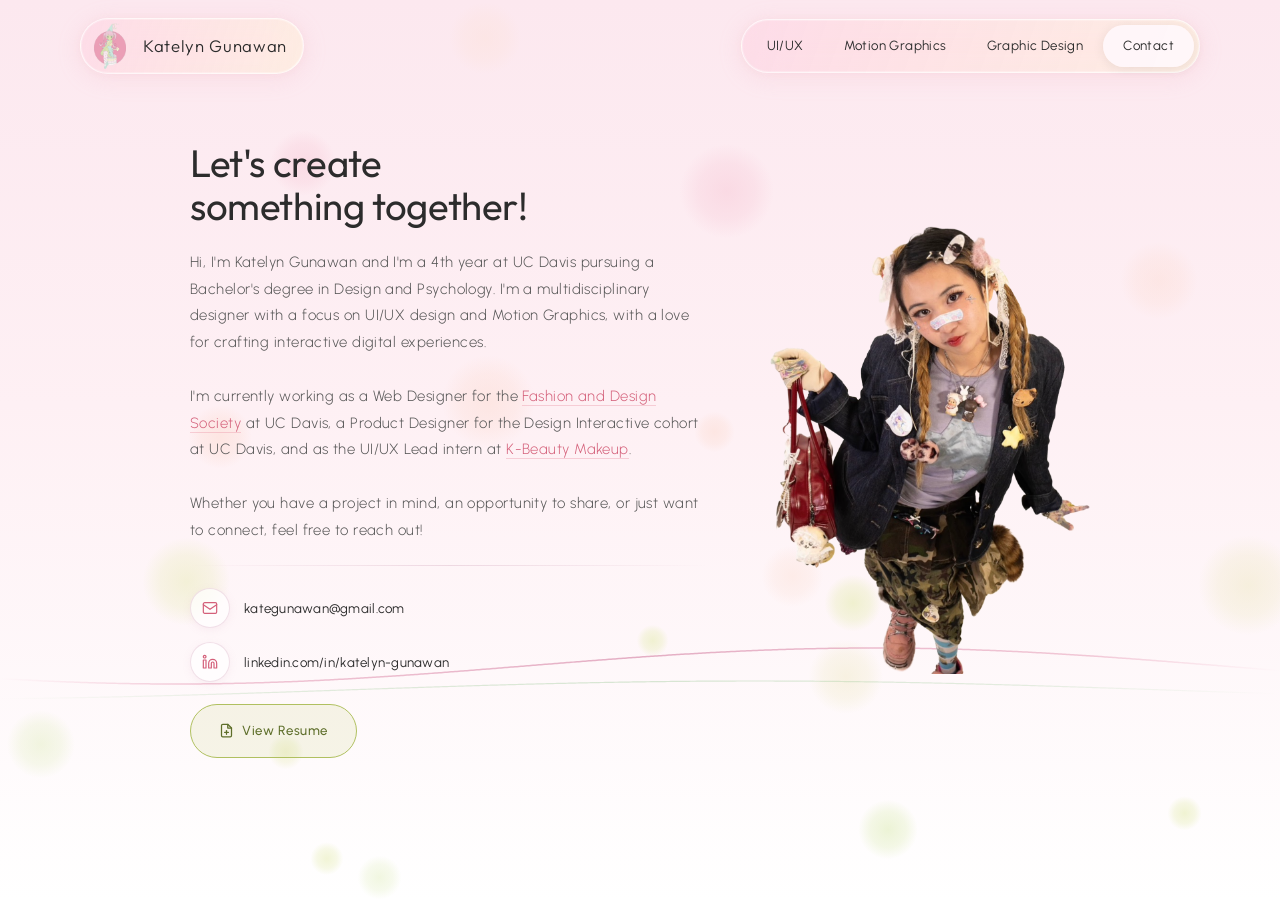
<file: contact.html>
<!DOCTYPE html>
<html lang="en">
<head>
  <meta charset="UTF-8" />
  <meta name="viewport" content="width=device-width, initial-scale=1.0" />
  <title>Contact — Katelyn Gunawan</title>
  <link rel="preconnect" href="https://fonts.googleapis.com" />
  <link rel="preconnect" href="https://fonts.gstatic.com" crossorigin />
  <link href="https://fonts.googleapis.com/css2?family=Urbanist:wght@300;400;500;600;700&display=swap" rel="stylesheet" />
  <style>
    *, *::before, *::after { box-sizing: border-box; margin: 0; padding: 0; }

    :root {
      --text-dark: #2c2c2c;
      --text-mid: #555;
      --green-btn: #7a9e6e;
      --green-btn-hover: #628059;
      --pink: #d4607a;
    }

    html { scroll-behavior: smooth; }

    body {
      font-family: 'Urbanist', sans-serif;
      font-weight: 300;
      color: var(--text-dark);
      min-height: 100vh;
      overflow-x: hidden;
      letter-spacing: 0.04em;
      line-height: 1.9;
    }

    #bg-canvas {
      position: fixed; inset: 0;
      width: 100%; height: 100%;
      z-index: -1; pointer-events: none;
    }

    /* ── NAV ── */
    nav {
      position: fixed; top: 0; left: 0; right: 0;
      z-index: 100;
      display: flex; justify-content: space-between; align-items: center;
      padding: 18px 80px;
    }
    .nav-logo {
      display: flex; align-items: center; gap: 10px;
      text-decoration: none;
      background: linear-gradient(110deg, rgba(252,210,225,0.55) 0%, rgba(255,243,210,0.45) 100%);
      backdrop-filter: blur(18px) saturate(1.4);
      -webkit-backdrop-filter: blur(18px) saturate(1.4);
      border: 1px solid rgba(255,255,255,0.70);
      border-radius: 100px;
      padding: 4px 16px 4px 6px;
      box-shadow: 0 4px 24px rgba(240,160,185,0.18), 0 1px 8px rgba(240,180,170,0.12),
                  0 0 0 1px rgba(255,255,255,0.25) inset;
    }
    .nav-logo img {
      height: 46px; width: 46px;
      object-fit: contain; object-position: center;
      display: block; flex-shrink: 0;
      transition: transform 0.3s ease;
    }
    .nav-logo span {
      font-family: 'Urbanist', sans-serif;
      font-size: 1.05rem; font-weight: 400;
      color: var(--text-dark); letter-spacing: 0.04em;
      transition: color 0.3s ease;
    }
    .nav-logo:hover img { transform: scale(1.15); }
    .nav-logo:hover span { color: #7a9e6e; }
    .nav-pills {
      display: flex; gap: 0; list-style: none;
      background: linear-gradient(110deg, rgba(252,210,225,0.55) 0%, rgba(255,243,210,0.45) 100%);
      backdrop-filter: blur(18px) saturate(1.4);
      -webkit-backdrop-filter: blur(18px) saturate(1.4);
      border: 1px solid rgba(255,255,255,0.70);
      border-radius: 100px; padding: 5px;
      box-shadow: 0 4px 24px rgba(240,160,185,0.18), 0 1px 8px rgba(240,180,170,0.12),
                  0 0 0 1px rgba(255,255,255,0.25) inset;
    }
    .nav-pills li a {
      display: block; padding: 8px 20px; border-radius: 100px;
      font-size: 0.83rem; font-weight: 400; color: var(--text-dark);
      text-decoration: none; white-space: nowrap; letter-spacing: 0.03em;
      transition: background 0.2s;
    }
    .nav-pills li a.active,
    .nav-pills li a:hover {
      background: rgba(255,248,251,0.9);
      box-shadow: 0 2px 12px rgba(0,0,0,0.08);
    }

    /* ── PAGE ── */
    .page {
      height: 100vh;
      display: flex; align-items: center; justify-content: center;
      padding: 0 72px;
      gap: 60px;
      max-width: 1200px;
      margin: 0 auto;
      width: 100%;
    }

    /* ── LEFT ── */
    .left {
      flex: 1;
      display: flex; flex-direction: column; gap: 22px;
      max-width: 520px;
    }

    .eyebrow {
      font-size: 0.72rem; font-weight: 500;
      letter-spacing: 0.2em; text-transform: uppercase;
      color: var(--pink);
      margin-bottom: 10px;
    }

    .left h1 {
      font-size: clamp(2rem, 3vw, 2.8rem);
      font-weight: 700; line-height: 1.1;
      color: var(--text-dark);
    }

    .left h1 em { font-style: normal; color: var(--text-dark); }

    .bio {
      font-size: 0.93rem; font-weight: 300;
      color: var(--text-mid); line-height: 1.8;
      letter-spacing: 0.03em;
    }

    .divider {
      height: 1px;
      background: linear-gradient(to right, transparent, rgba(200,150,175,0.3), transparent);
    }

    /* ── CONTACT LINKS ── */
    .contact-links { display: flex; flex-direction: column; gap: 14px; }

    .contact-item {
      display: flex; align-items: center; gap: 14px;
      text-decoration: none; color: var(--text-dark);
      font-size: 0.83rem; font-weight: 400; letter-spacing: 0.02em;
      transition: color 0.2s;
    }
    .contact-item:hover { color: var(--pink); }

    .contact-icon {
      width: 40px; height: 40px; border-radius: 50%;
      background: rgba(255,255,255,0.7);
      border: 1px solid rgba(220,180,200,0.4);
      display: flex; align-items: center; justify-content: center;
      flex-shrink: 0;
      box-shadow: 0 2px 8px rgba(200,140,170,0.1);
      transition: background 0.2s, box-shadow 0.2s;
    }
    .contact-item:hover .contact-icon {
      background: rgba(255,240,246,0.95);
      box-shadow: 0 4px 14px rgba(200,140,170,0.2);
    }
    .contact-icon svg {
      width: 16px; height: 16px;
      stroke: var(--pink); fill: none;
      stroke-width: 1.8; stroke-linecap: round; stroke-linejoin: round;
    }

    /* ── BUTTONS ── */
    .btn-row { display: flex; gap: 12px; flex-wrap: wrap; }

        .btn-cta {
      display: inline-block; padding: 14px 36px;
      border-radius: 100px; border: 1.5px solid #b0c060;
      background: rgba(176,192,80,0.12); color: #5e6e2a;
      font-size: 0.9rem; font-weight: 500; letter-spacing: 0.04em;
      text-decoration: none; transition: background 0.2s, color 0.2s, border-color 0.2s;
      box-shadow: none;
    }
    .btn-cta:hover { background: #c8d98a; color: #4a5820; border-color: #c8d98a; transform: translateY(-2px); }
    
    .btn-primary {
      display: inline-flex; align-items: center; gap: 8px;
      padding: 13px 28px; border-radius: 100px;
      border: 1.5px solid #b0c060; background: rgba(176,192,80,0.12); color: #5e6e2a;
      font-size: 0.83rem; font-weight: 500; letter-spacing: 0.04em;
      text-decoration: none; transition: background 0.2s, color 0.2s, border-color 0.2s;
      box-shadow: none;
    }
    .btn-primary:hover { background: #c8d98a; color: #4a5820; border-color: #c8d98a; transform: translateY(-2px); }
    .btn-primary svg { width: 15px; height: 15px; stroke: currentColor; fill: none; stroke-width: 2; stroke-linecap: round; stroke-linejoin: round; }

    .btn-outline {
      display: inline-flex; align-items: center; gap: 8px;
      padding: 12px 26px;
      border: 1.5px solid rgba(180,120,150,0.4);
      color: var(--text-dark); border-radius: 100px;
      font-size: 0.83rem; font-weight: 400; letter-spacing: 0.04em;
      text-decoration: none;
      background: rgba(255,255,255,0.45); backdrop-filter: blur(8px);
      transition: border-color 0.2s, background 0.2s, transform 0.2s;
    }
    .btn-outline:hover { border-color: var(--pink); background: rgba(255,240,246,0.7); transform: translateY(-2px); }
    .btn-outline svg { width: 15px; height: 15px; stroke: var(--pink); fill: none; stroke-width: 2; stroke-linecap: round; stroke-linejoin: round; }

    /* ── RIGHT — PHOTO ── */
    .right {
      flex: 0 0 320px;
      display: flex; flex-direction: column;
      align-items: center; gap: 0;
    }

    .photo-wrap {
      width: 320px;
      position: relative;
    }

    .photo-wrap img {
      width: 100%;
      height: auto;
      display: block;
    }

    .photo-placeholder {
      width: 100%; height: 100%;
      display: flex; align-items: center; justify-content: center;
      font-size: 0.7rem; letter-spacing: 0.12em; text-transform: uppercase;
      color: rgba(160,100,130,0.4);
    }

    .availability {
      display: flex; align-items: center; gap: 8px;
      font-size: 0.78rem; font-weight: 400;
      color: var(--text-mid); letter-spacing: 0.04em;
    }
    .dot {
      width: 8px; height: 8px; border-radius: 50%;
      background: var(--green-btn);
      box-shadow: 0 0 0 3px rgba(122,158,110,0.2);
      animation: pulse 2.2s ease-in-out infinite;
    }
    @keyframes pulse {
      0%, 100% { box-shadow: 0 0 0 3px rgba(122,158,110,0.2); }
      50%       { box-shadow: 0 0 0 7px rgba(122,158,110,0.07); }
    }

    /* ── HAMBURGER MENU ── */
    .hamburger {
      display: none;
      flex-direction: column;
      justify-content: center;
      gap: 5px;
      width: 38px; height: 38px;
      background: linear-gradient(110deg, rgba(252,210,225,0.55) 0%, rgba(255,243,210,0.45) 100%);
      backdrop-filter: blur(18px) saturate(1.4);
      -webkit-backdrop-filter: blur(18px) saturate(1.4);
      border: 1px solid rgba(255,255,255,0.70);
      border-radius: 50%;
      padding: 9px;
      cursor: pointer;
      box-shadow: 0 4px 24px rgba(240,160,185,0.18), 0 0 0 1px rgba(255,255,255,0.25) inset;
    }
    .hamburger span {
      display: block; width: 100%; height: 1.5px;
      background: var(--text-dark); border-radius: 2px;
      transition: transform 0.3s ease, opacity 0.3s ease;
    }
    .hamburger.open span:nth-child(1) { transform: translateY(6.5px) rotate(45deg); }
    .hamburger.open span:nth-child(2) { opacity: 0; }
    .hamburger.open span:nth-child(3) { transform: translateY(-6.5px) rotate(-45deg); }
    .mobile-menu {
      display: none;
      position: fixed;
      top: 70px; left: 16px; right: 16px;
      z-index: 99;
      background: linear-gradient(135deg, rgba(252,210,225,0.45) 0%, rgba(255,243,210,0.38) 100%);
      backdrop-filter: blur(24px) saturate(1.5);
      -webkit-backdrop-filter: blur(24px) saturate(1.5);
      border: 1px solid rgba(255,255,255,0.70);
      border-radius: 20px;
      padding: 8px;
      box-shadow: 0 8px 32px rgba(210,140,170,0.18), 0 2px 8px rgba(200,120,155,0.10),
                  0 0 0 1px rgba(255,255,255,0.25) inset;
      flex-direction: column; gap: 3px;
      animation: menuIn 0.25s cubic-bezier(0.22,1,0.36,1);
    }
    .mobile-menu.open { display: flex; }
    @keyframes menuIn {
      from { opacity: 0; transform: translateY(-10px) scale(0.97); }
      to   { opacity: 1; transform: translateY(0) scale(1); }
    }
    .mobile-menu a {
      display: block; padding: 12px 18px;
      border-radius: 14px;
      font-size: 0.9rem; font-weight: 400;
      color: var(--text-dark); text-decoration: none;
      letter-spacing: 0.03em;
      transition: background 0.2s;
    }
    .mobile-menu a:hover, .mobile-menu a.active {
      background: rgba(255,248,251,0.85);
    }

    /* ── MOBILE RESPONSIVE ── */
    @media (max-width: 768px) {
      .hamburger { display: flex; }
      .nav-pills  { display: none; }
      nav { padding: 16px 20px; }
      .left h1 { font-size: clamp(2.2rem, 9vw, 3rem); }
      nav .nav-logo { padding: 5px !important; }
      nav .nav-logo img { height: 38px !important; width: 38px !important; }
      nav .nav-logo span { display: none !important; }

      /* stack: text first, photo below */
      .page {
        flex-direction: column;
        padding: 90px 24px 60px;
        gap: 32px;
        height: auto;
        align-items: center;
      }
      .left { max-width: 100%; }
      .right {
        flex: none; width: 100%;
        display: flex; justify-content: center;
      }
      .photo-wrap { width: 220px; height: auto; }
      .photo-wrap img { width: 100%; height: auto; border-radius: 16px; }
    }
    
    @media (max-width: 480px) {
      nav .nav-logo img { height: 38px !important; width: 38px !important; }
    }
  </style>
  <link href="https://fonts.googleapis.com/css2?family=Outfit:wght@300;400;500&display=swap" rel="stylesheet" />
  <style>
    /* ── SITE HEADINGS: Outfit (matches home) ── */
    h1, h2, h3, .hero-title, .card-title, .walk-title, .goal-title, .clip-title, .kc-title, .zine-heading, .overlay-title {
      font-family: 'Outfit', sans-serif !important; font-weight: 400 !important; letter-spacing: -0.01em;
    }
    .hero-eyebrow, .nav-logo span { font-family: 'Outfit', sans-serif !important; font-weight: 300 !important; }
  </style>
  <link rel="stylesheet" href="gleam.css" />
</head>
<body>

  <canvas id="bg-canvas"></canvas>

  <!-- NAV -->
  <nav>
    <a class="nav-logo" href="index.html">
      <img src="logo.png" alt="Katelyn Gunawan logo" />
      <span>Katelyn Gunawan</span>
    </a>
    <ul class="nav-pills">
      <li><a href="uiux.html">UI/UX</a></li>
      <li><a href="motiongraphics.html">Motion Graphics</a></li>
      <li><a href="graphicdesigns.html">Graphic Design</a></li>
      <li><a href="contact.html" class="active">Contact</a></li>
    </ul>
    <button class="hamburger" id="hamburger" aria-label="Menu">
      <span></span><span></span><span></span>
    </button>
  </nav>
  <div class="mobile-menu" id="mobileMenu">
    <a href="uiux.html">UI/UX</a>
    <a href="motiongraphics.html">Motion Graphics</a>
    <a href="graphicdesigns.html">Graphic Design</a>
    <a href="contact.html" class="active">Contact</a>
  </div>

  <div style="width:100%; display:flex; justify-content:center;">
  <div class="page">

    <!-- LEFT -->
    <div class="left">

      <div>
        <h1>Let's create<br>something together!</h1>
      </div>

      <p class="bio">
        Hi, I'm Katelyn Gunawan and I'm a 4th year at UC Davis pursuing a Bachelor's degree in Design and Psychology.
        I'm a multidisciplinary designer with a focus on UI/UX design and Motion Graphics,
        with a love for crafting interactive digital experiences. <br><br>
        I'm currently working as a Web Designer for the <a href="https://fadsatucdavis.framer.website/" target="_blank" style="color:var(--pink);text-decoration:none;border-bottom:1px solid rgba(234,151,169,0.4);transition:border-color 0.2s;" onmouseover="this.style.borderColor='var(--pink)'" onmouseout="this.style.borderColor='rgba(234,151,169,0.4)'">Fashion and Design Society</a> at UC Davis, a Product Designer for the Design Interactive cohort at UC Davis, and as the UI/UX Lead intern at <a href="https://www.kbeautymakeup.com/" target="_blank" style="color:var(--pink);text-decoration:none;border-bottom:1px solid rgba(234,151,169,0.4);transition:border-color 0.2s;" onmouseover="this.style.borderColor='var(--pink)'" onmouseout="this.style.borderColor='rgba(234,151,169,0.4)'">K-Beauty Makeup</a>.<br><br>
        Whether you have a project in mind, an opportunity to share, or just want to connect,
        feel free to reach out!

      <div class="divider"></div>

      <div class="contact-links">
        <a class="contact-item" href="mailto:kategunawan@gmail.com">
          <span class="contact-icon">
            <svg viewBox="0 0 24 24"><rect x="2" y="4" width="20" height="16" rx="2"/><path d="M2 7l10 7 10-7"/></svg>
          </span>
          kategunawan@gmail.com
        </a>
        <a class="contact-item" href="https://www.linkedin.com/in/katelyn-gunawan-74b05734a" target="_blank">
          <span class="contact-icon">
            <svg viewBox="0 0 24 24"><path d="M16 8a6 6 0 0 1 6 6v7h-4v-7a2 2 0 0 0-2-2 2 2 0 0 0-2 2v7h-4v-7a6 6 0 0 1 6-6z"/><rect x="2" y="9" width="4" height="12"/><circle cx="4" cy="4" r="2"/></svg>
          </span>
          linkedin.com/in/katelyn-gunawan
        </a>
      </div>

      <div class="btn-row">
        <a class="btn-primary" href="https://drive.google.com/file/d/1A8ICQehJnSzhJ8BuMatgyjfNCkOFnFGv/view?usp=sharing" target="_blank">
          <svg viewBox="0 0 24 24"><path d="M14 2H6a2 2 0 0 0-2 2v16a2 2 0 0 0 2 2h12a2 2 0 0 0 2-2V8z"/><polyline points="14 2 14 8 20 8"/><line x1="12" y1="18" x2="12" y2="12"/><line x1="9" y1="15" x2="15" y2="15"/></svg>
          View Resume
        </a>

      </div>

    </div>

    <!-- RIGHT -->
    <div class="right">
      <div class="photo-wrap">
        <img src="portrait.png" alt="Katelyn Gunawan" />
      </div>

    </div>

  </div>
  </div>

  <script>
    const canvas = document.getElementById('bg-canvas');
    const ctx = canvas.getContext('2d');
    let W, H, scrollY = 0, mouse = { x: -999, y: -999 };

    function resize() { W = canvas.width = window.innerWidth; H = canvas.height = window.innerHeight; }
    resize();
    window.addEventListener('resize', resize);
    window.addEventListener('scroll', () => { scrollY = window.scrollY; });
    window.addEventListener('mousemove', e => { mouse.x = e.clientX; mouse.y = e.clientY; });
    window.addEventListener('mouseleave', () => { mouse.x = -999; mouse.y = -999; });

    const bubbles = [];
    function bubbleColor(ny) {
      const top = [[250,210,220],[252,220,210],[248,205,218],[252,225,215]];
      const bot = [[220,235,180],[228,235,175],[235,230,185],[225,232,178],[232,235,182]];
      const cols = ny < 0.45 ? top : bot;
      return cols[Math.floor(Math.random() * cols.length)];
    }
    for (let i = 0; i < 26; i++) {
      const ny = Math.random();
      const [r,g,b] = bubbleColor(ny);
      bubbles.push({ x: Math.random()*1.2-0.1, y: ny, pageH:1.4, r0:14+Math.random()*36,
        drift:(Math.random()-0.5)*0.00018, floatSpeed:0.00008+Math.random()*0.00012,
        floatAmp:6+Math.random()*14, floatOffset:Math.random()*Math.PI*2,
        alpha:0.38+Math.random()*0.2, r,g,b, vx:0, vy:0 });
    }

    const wave = { amp:18, freq:0.0045, speed:0.012, phase:0, yBase:0.74 };
    let t = 0;

    function draw() {
      t++;
      ctx.clearRect(0,0,W,H);

      const grad = ctx.createLinearGradient(0,0,0,H);
      grad.addColorStop(0,'#fce8ef'); grad.addColorStop(0.45,'#fef0f4'); grad.addColorStop(1,'#ffffff');
      ctx.fillStyle = grad; ctx.fillRect(0,0,W,H);

      bubbles.forEach(b => {
        const sx = b.x*W;
        const sy = b.y*b.pageH*H - scrollY + Math.sin(t*b.floatSpeed*60+b.floatOffset)*b.floatAmp;
        if (sy < -80 || sy > H+80) return;
        b.x += b.drift;
        if (b.x < -0.1) b.x=1.1; if (b.x > 1.1) b.x=-0.1;
        const ddx=sx-mouse.x, ddy=sy-mouse.y, md=Math.sqrt(ddx*ddx+ddy*ddy);
        if (md<140&&md>0){const f=(140-md)/140*0.5; b.vx+=(ddx/md)*f; b.vy+=(ddy/md)*f;}
        b.vx*=0.9; b.vy*=0.9;
        const bx=b.x*W+b.vx, by=sy+b.vy;
        const fill=ctx.createRadialGradient(bx,by,0,bx,by,b.r0);
        fill.addColorStop(0,`rgba(${b.r},${b.g},${b.b},${b.alpha})`);
        fill.addColorStop(0.6,`rgba(${b.r},${b.g},${b.b},${b.alpha*0.6})`);
        fill.addColorStop(1,`rgba(${b.r},${b.g},${b.b},0)`);
        ctx.beginPath(); ctx.arc(bx,by,b.r0,0,Math.PI*2); ctx.fillStyle=fill; ctx.fill();
      });

      wave.phase += wave.speed;
      const wY = wave.yBase*H - scrollY*0.1;
      ctx.save();
      ctx.beginPath(); ctx.moveTo(0,wY+Math.sin(wave.phase)*wave.amp);
      for(let x=1;x<=W;x+=2) ctx.lineTo(x,wY+Math.sin(x*wave.freq+wave.phase)*wave.amp);
      const wg=ctx.createLinearGradient(0,0,W,0);
      wg.addColorStop(0,'rgba(235,150,180,0)'); wg.addColorStop(0.15,'rgba(225,140,170,0.45)');
      wg.addColorStop(0.5,'rgba(210,125,160,0.6)'); wg.addColorStop(0.85,'rgba(225,140,170,0.45)');
      wg.addColorStop(1,'rgba(235,150,180,0)');
      ctx.strokeStyle=wg; ctx.lineWidth=1.5; ctx.stroke();

      ctx.beginPath(); ctx.moveTo(0,wY+24+Math.sin(wave.phase*0.8+1.2)*wave.amp*0.5);
      for(let x=1;x<=W;x+=2) ctx.lineTo(x,wY+24+Math.sin(x*wave.freq*0.85+wave.phase*0.8+1.2)*wave.amp*0.5);
      const wg2=ctx.createLinearGradient(0,0,W,0);
      wg2.addColorStop(0,'rgba(180,215,175,0)'); wg2.addColorStop(0.2,'rgba(165,205,160,0.3)');
      wg2.addColorStop(0.5,'rgba(155,200,150,0.4)'); wg2.addColorStop(0.8,'rgba(165,205,160,0.3)');
      wg2.addColorStop(1,'rgba(180,215,175,0)');
      ctx.strokeStyle=wg2; ctx.lineWidth=1.2; ctx.stroke();
      ctx.restore();

      if(mouse.x>0){
        const mg=ctx.createRadialGradient(mouse.x,mouse.y,0,mouse.x,mouse.y,200);
        mg.addColorStop(0,'rgba(250,185,210,0.22)'); mg.addColorStop(0.5,'rgba(250,185,210,0.08)'); mg.addColorStop(1,'rgba(250,185,210,0)');
        ctx.fillStyle=mg; ctx.beginPath(); ctx.arc(mouse.x,mouse.y,200,0,Math.PI*2); ctx.fill();
      }

      requestAnimationFrame(draw);
    }
    draw();

    /* ── FADE-IN ON SCROLL ── */
    document.querySelectorAll(
      '.project-card, .section-card, .glass-card, .gallery-main img, .gallery-row img, .gallery-img, .gallery-pea img, .hifi-screens .glass-card, .midfi-grid .midfi-item, .ps-card, .lifestyle-row img, .video-card'
    ).forEach(el => el.classList.add('fade-in'));
    const fadeObserver = new IntersectionObserver(entries => {
      entries.forEach(e => {
        if (e.isIntersecting) { e.target.classList.add('visible'); fadeObserver.unobserve(e.target); }
      });
    }, { threshold: 0.08 });
    document.querySelectorAll('.fade-in').forEach(el => fadeObserver.observe(el));
    /* ── HAMBURGER MENU ── */
    (function() {
      var hb = document.getElementById('hamburger');
      var mm = document.getElementById('mobileMenu');
      if (!hb || !mm) return;
      hb.addEventListener('click', function(e) {
        e.stopPropagation();
        hb.classList.toggle('open');
        mm.classList.toggle('open');
      });
      mm.querySelectorAll('a').forEach(function(a) {
        a.addEventListener('click', function() {
          hb.classList.remove('open');
          mm.classList.remove('open');
        });
      });
      document.addEventListener('click', function(e) {
        if (!hb.contains(e.target) && !mm.contains(e.target)) {
          hb.classList.remove('open');
          mm.classList.remove('open');
        }
      });
    })();
  </script>
<script src="gleam.js"></script>
</body>
</html>
</file>
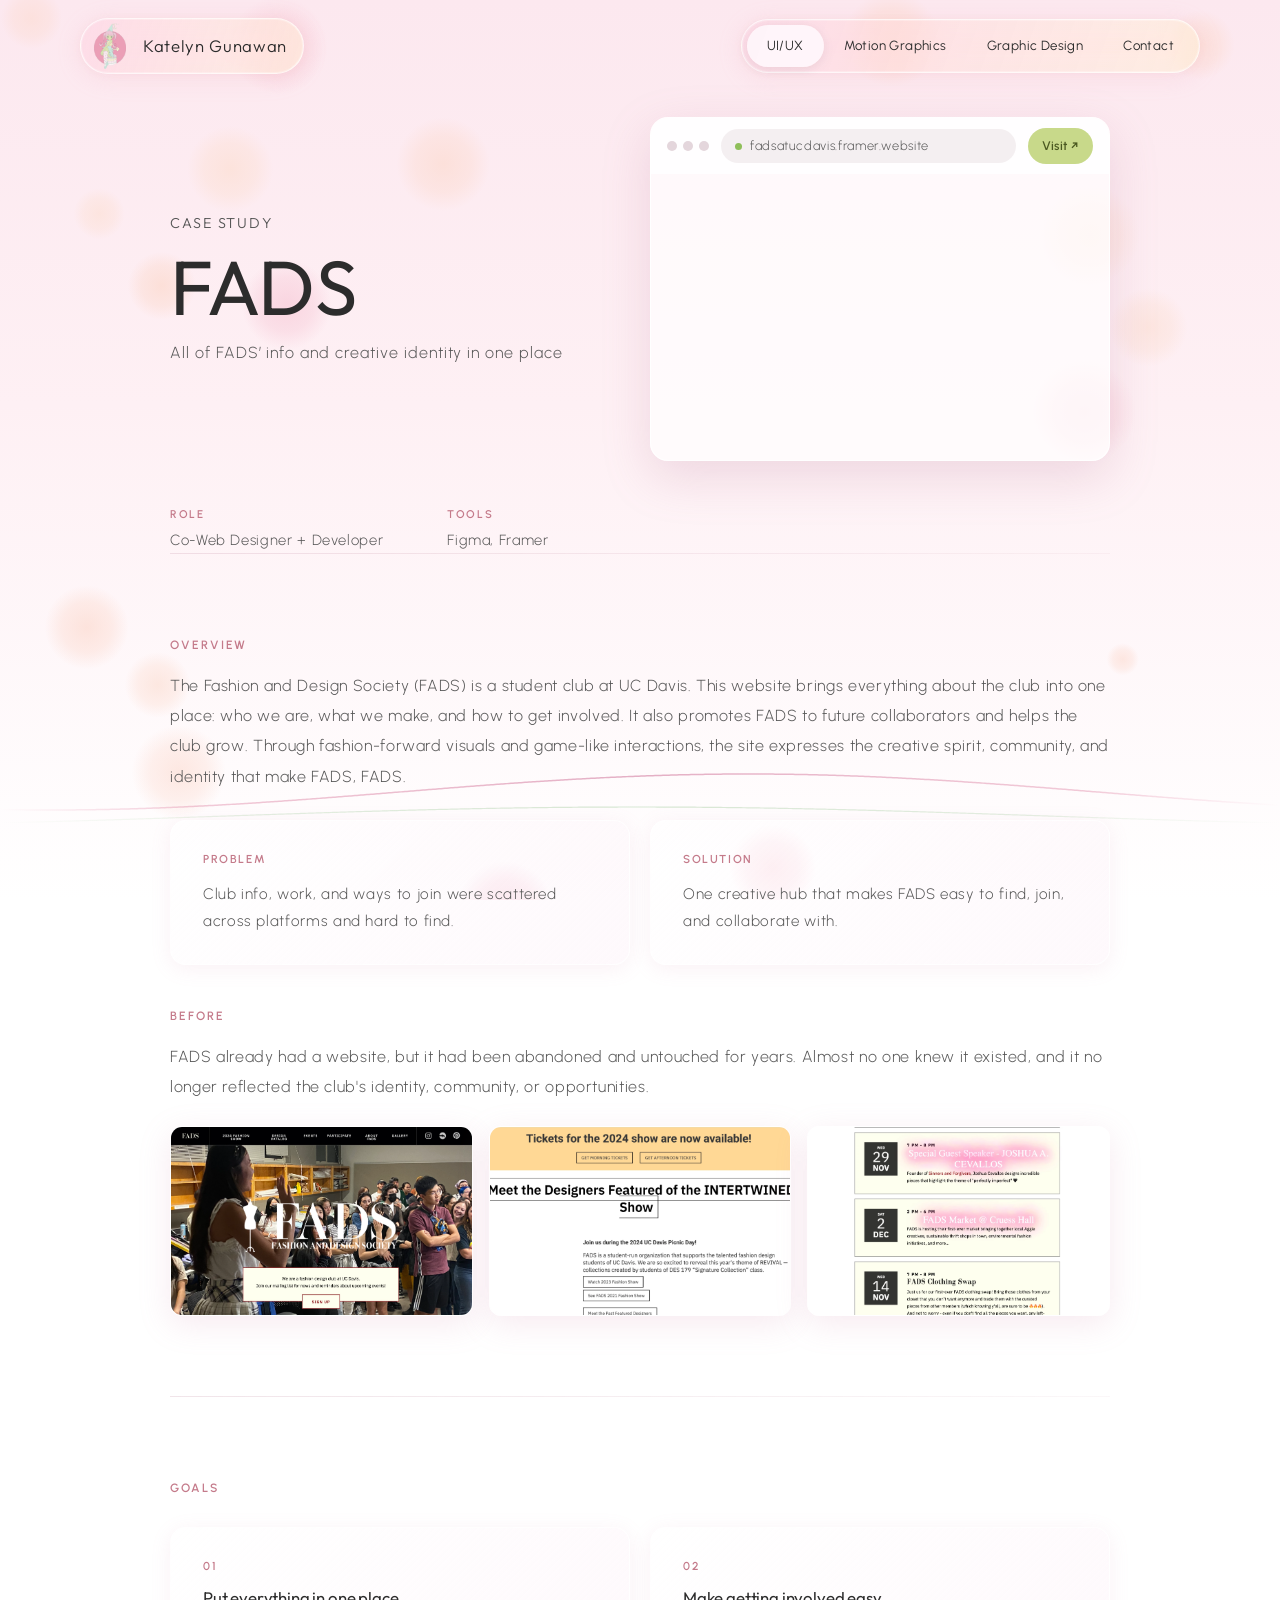
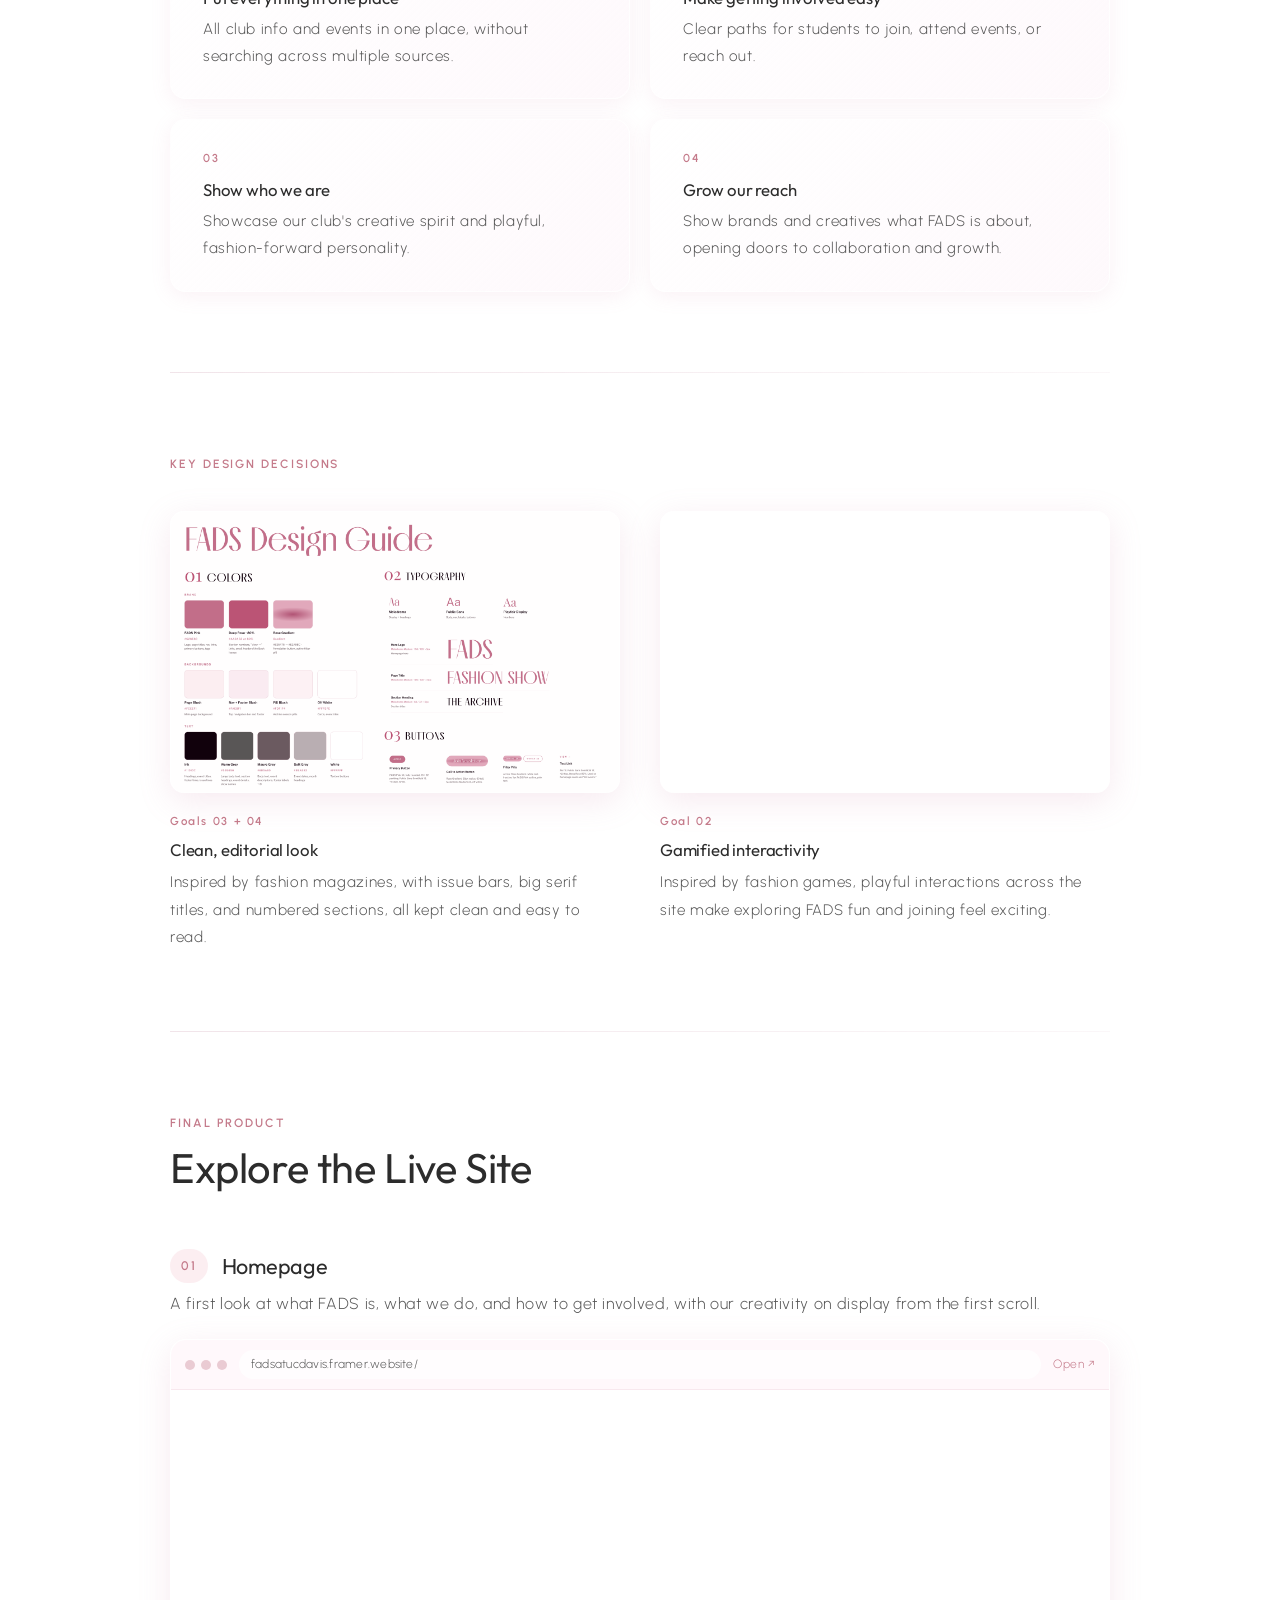
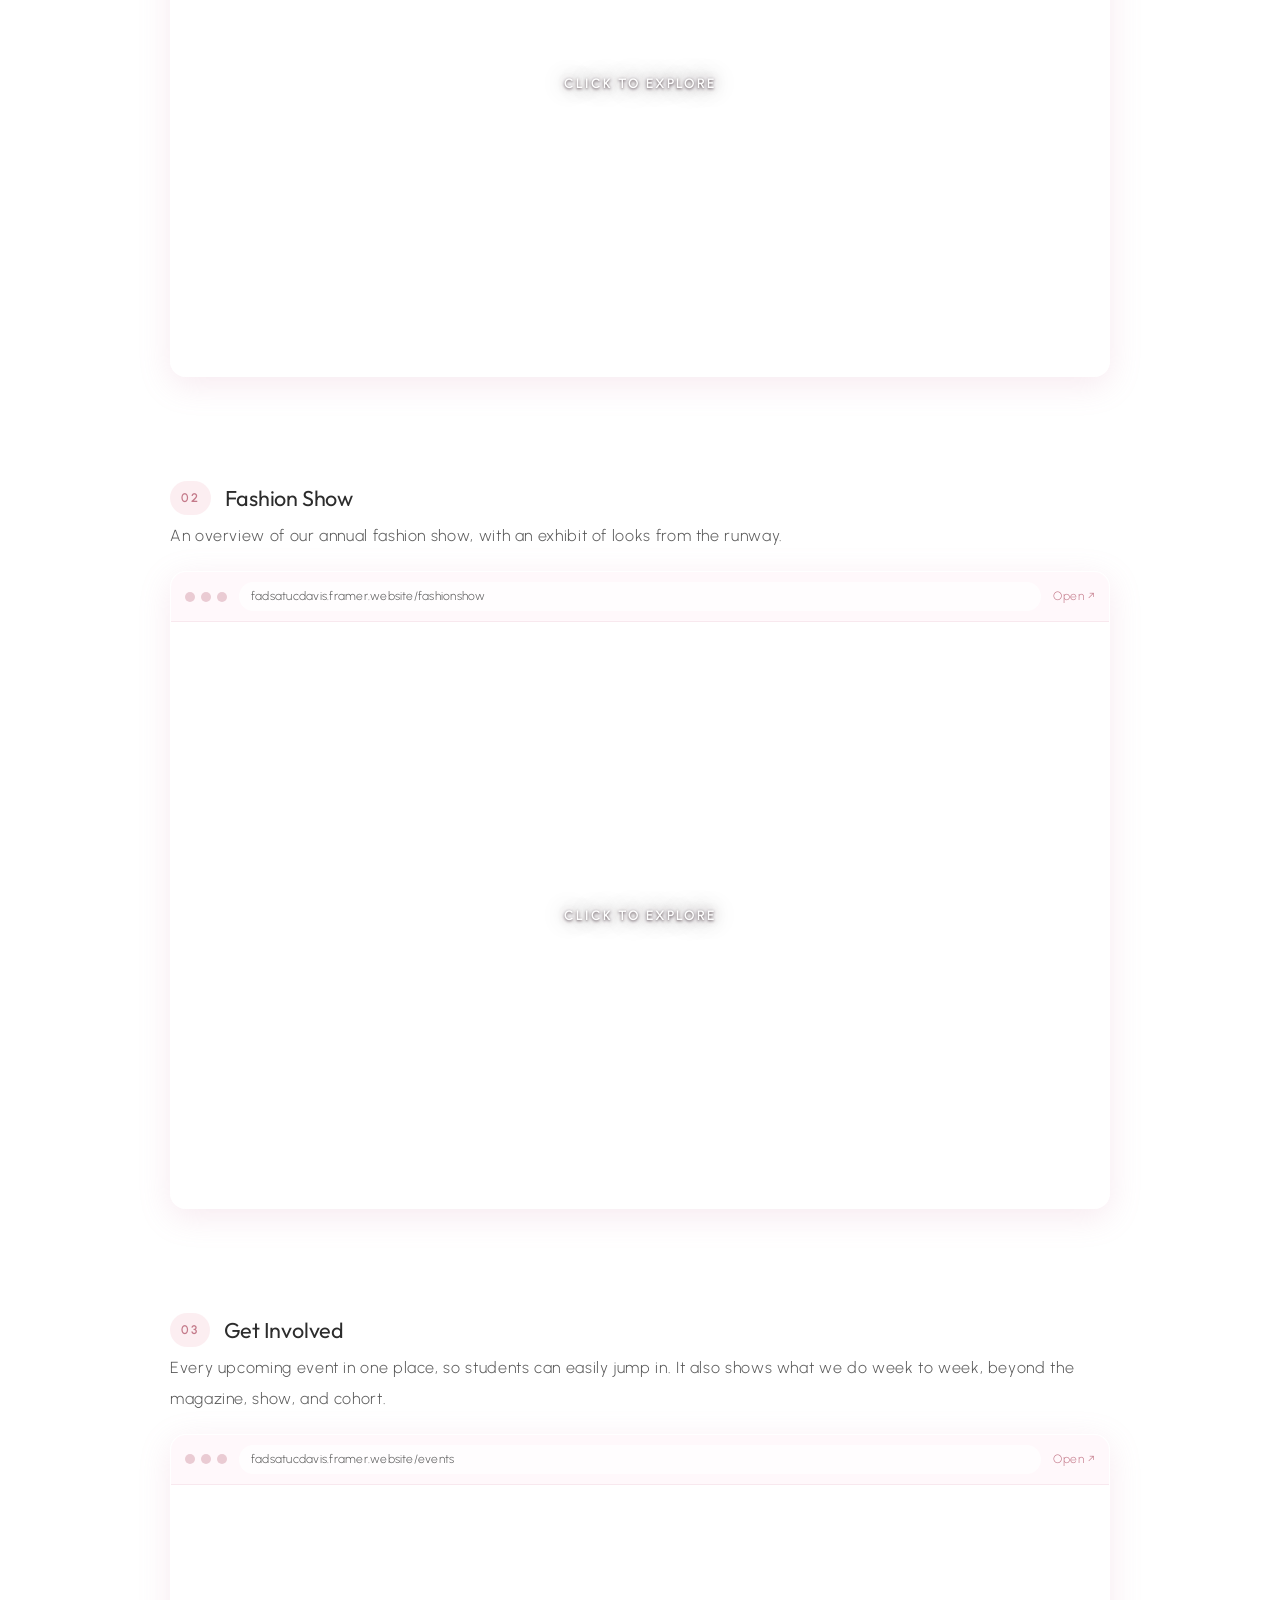
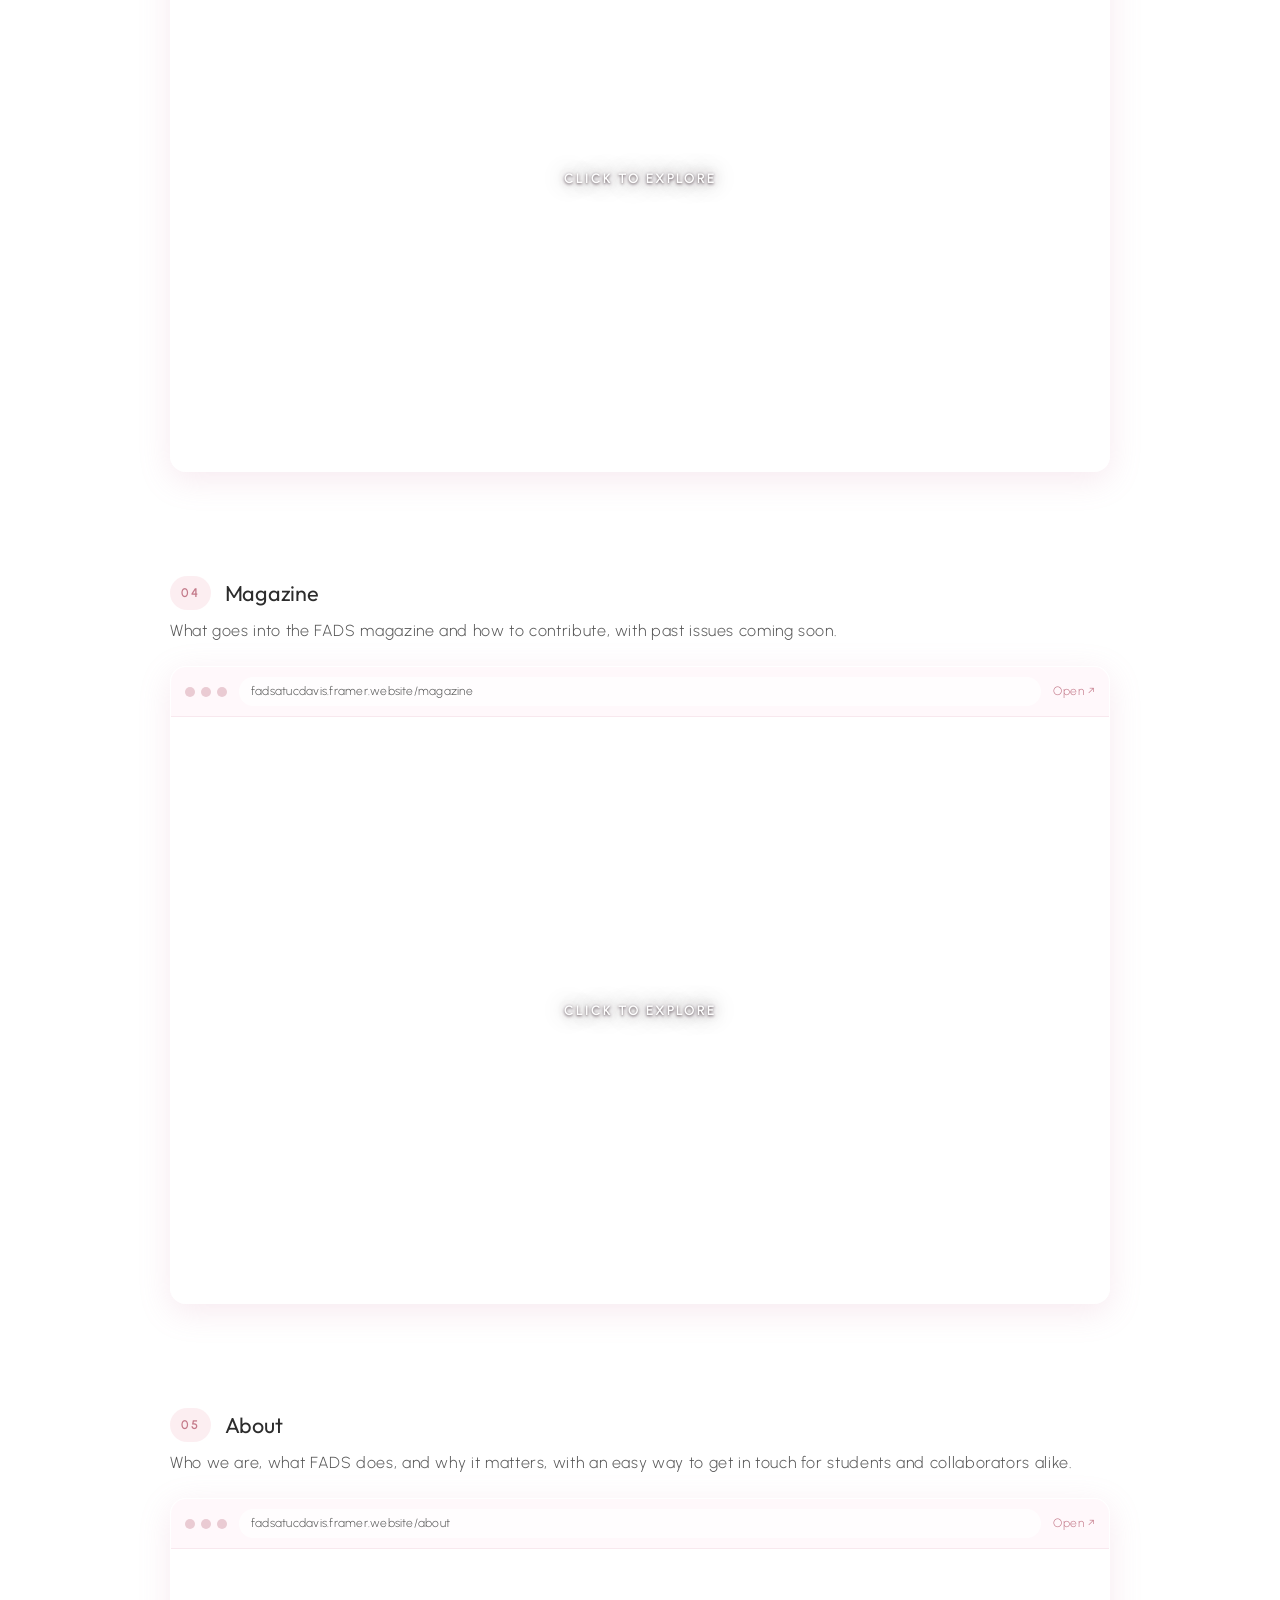
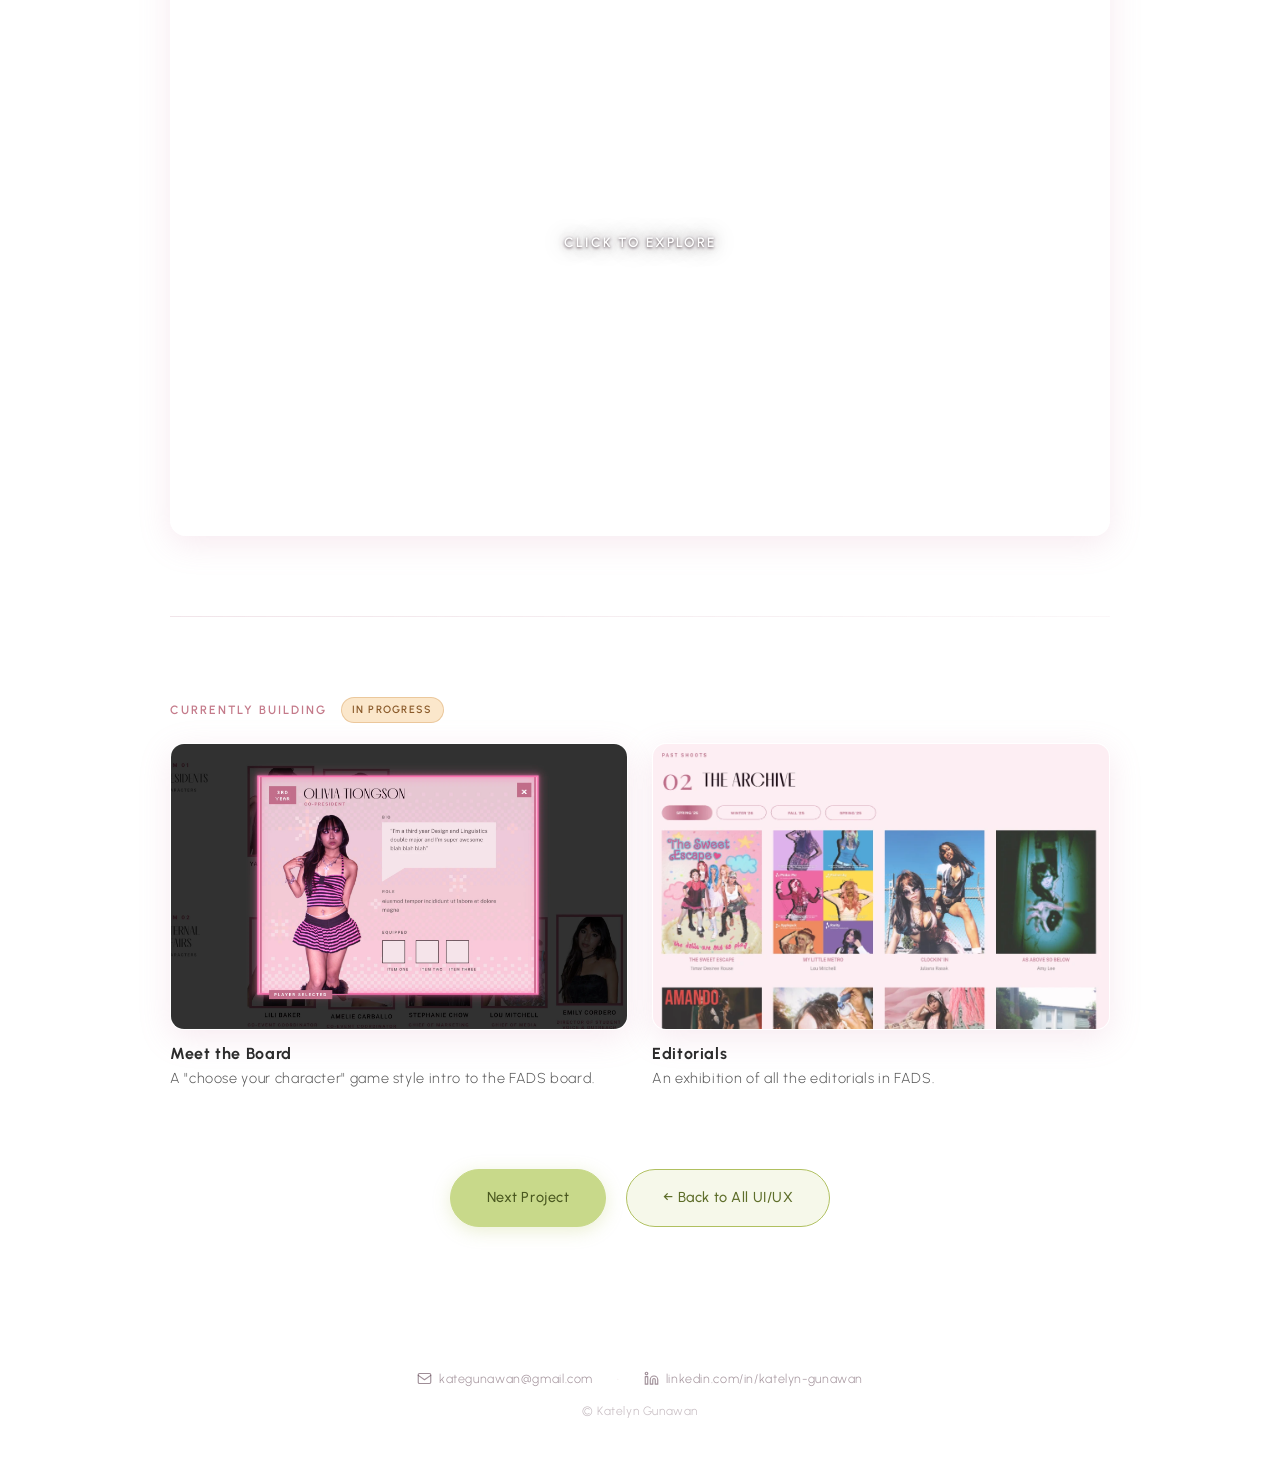
<file: fads.html>
<!DOCTYPE html>
<html lang="en">
<head>
  <script src="localmedia.js"></script>
  <meta charset="UTF-8" />
  <meta name="viewport" content="width=device-width, initial-scale=1.0" />
  <title>FADS — Katelyn Gunawan</title>
  <link rel="preconnect" href="https://fonts.googleapis.com" />
  <link rel="preconnect" href="https://fonts.gstatic.com" crossorigin />
  <link href="https://fonts.googleapis.com/css2?family=Urbanist:wght@300;400;500;600;700&display=swap" rel="stylesheet" />
  <style>
    *, *::before, *::after { box-sizing: border-box; margin: 0; padding: 0; }
    :root {
      --text-dark: #2c2c2c;
      --text-mid: #555;
      --green-btn: #7a9e6e;
      --accent: #c47a8a;
      --section-gap: 80px;
    }
    html { scroll-behavior: smooth; }
    body {
      font-family: 'Urbanist', sans-serif;
      font-weight: 300;
      color: var(--text-dark);
      min-height: 100vh;
      overflow-x: hidden;
      letter-spacing: 0.04em;
      line-height: 1.9;
    }
    #bg-canvas {
      position: fixed; inset: 0;
      width: 100%; height: 100%;
      z-index: -1; pointer-events: none;
    }

    /* ── NAV ── */
    nav {
      position: fixed; top: 0; left: 0; right: 0; z-index: 100;
      display: flex; justify-content: space-between; align-items: center;
      padding: 18px 80px;
    }
    .nav-logo {
      display: flex; align-items: center; gap: 10px;
      text-decoration: none;
      background: linear-gradient(110deg, rgba(252,210,225,0.55) 0%, rgba(255,243,210,0.45) 100%);
      backdrop-filter: blur(18px) saturate(1.4);
      -webkit-backdrop-filter: blur(18px) saturate(1.4);
      border: 1px solid rgba(255,255,255,0.70);
      border-radius: 100px;
      padding: 4px 16px 4px 6px;
      box-shadow: 0 4px 24px rgba(240,160,185,0.18), 0 1px 8px rgba(240,180,170,0.12),
                  0 0 0 1px rgba(255,255,255,0.25) inset;
    }
    .nav-logo img {
      height: 46px; width: 46px;
      object-fit: contain; object-position: center;
      display: block; flex-shrink: 0;
      transition: transform 0.3s ease;
    }
    .nav-logo span {
      font-family: 'Urbanist', sans-serif;
      font-size: 1.05rem; font-weight: 400;
      color: var(--text-dark); letter-spacing: 0.04em;
      transition: color 0.3s ease;
    }
    .nav-logo:hover img { transform: scale(1.15); }
    .nav-logo:hover span { color: #7a9e6e; }
    .nav-pills {
      display: flex; list-style: none;
      background: linear-gradient(110deg, rgba(252,210,225,0.55) 0%, rgba(255,243,210,0.45) 100%);
      backdrop-filter: blur(18px) saturate(1.4);
      -webkit-backdrop-filter: blur(18px) saturate(1.4);
      border: 1px solid rgba(255,255,255,0.70);
      border-radius: 100px; padding: 5px;
      box-shadow: 0 4px 24px rgba(240,160,185,0.18), 0 1px 8px rgba(240,180,170,0.12),
                  0 0 0 1px rgba(255,255,255,0.25) inset;
    }
    .nav-pills li a {
      display: block; padding: 8px 20px; border-radius: 100px;
      font-size: 0.83rem; font-weight: 400; color: var(--text-dark);
      text-decoration: none; white-space: nowrap; letter-spacing: 0.03em;
      transition: background 0.2s;
    }
    .nav-pills li a.active,
    .nav-pills li a:hover {
      background: rgba(255,248,251,0.9); box-shadow: 0 2px 12px rgba(0,0,0,0.08);
    }

    /* ── PAGE WRAPPER ── */
    .page { max-width: 1100px; margin: 0 auto; padding: 0 80px 100px; }

    /* ── HERO ── */
    .hero {
      min-height: 52vh; display: flex; align-items: center;
      padding-top: 110px; gap: 60px;
    }
    .hero-left { flex: 1; }
    .hero-eyebrow {
      font-size: 0.9rem; font-weight: 300; color: var(--text-mid);
      text-transform: uppercase; letter-spacing: 0.12em; margin-bottom: 10px;
    }
    .hero-title {
      font-size: clamp(3rem, 6vw, 5rem); font-weight: 700;
      color: var(--text-dark); line-height: 1.05; margin-bottom: 10px;
    }
    .hero-subtitle {
      font-size: 1rem; color: var(--text-mid); font-weight: 300; letter-spacing: 0.06em;
    }
    .hero-right {
      flex: 0 0 320px;                        /* ← HERO MOCKUP WIDTH (container) */
      display: flex; justify-content: flex-end;
    }
    .hero-mockup {
      width: 300px;                            /* ← HERO MOCKUP WIDTH (image itself) */
      border-radius: 28px;
      overflow: hidden;
      box-shadow: 0 16px 48px rgba(180,120,150,0.22);
    }
    .hero-mockup img {
      width: 100%; display: block;
    }

    /* ── SHARED ── */
    section { margin-bottom: var(--section-gap); }
    .section-label {
      font-size: 0.75rem; font-weight: 600; letter-spacing: 0.16em;
      text-transform: uppercase; color: var(--accent); margin-bottom: 14px;
    }
    .body-text {
      font-size: 1rem; color: var(--text-mid); font-weight: 300;
      line-height: 1.9; letter-spacing: 0.04em;
    }
    .divider {
      width: 100%; height: 1px;
      background: linear-gradient(90deg, rgba(200,150,170,0.25), rgba(200,150,170,0.08));
      margin-bottom: var(--section-gap);
    }
    .glass-card {
      background: linear-gradient(135deg, rgba(255,255,255,0.72) 0%, rgba(252,240,245,0.25) 100%);
      backdrop-filter: blur(10px); -webkit-backdrop-filter: blur(10px);
      border: 1px solid rgba(255,255,255,0.75); border-radius: 20px;
      padding: 24px;
      box-shadow: 0 8px 32px rgba(210,140,170,0.15), 0 2px 8px rgba(200,120,155,0.06);
    }
    .caption {
      font-size: 0.8rem; color: var(--text-mid); text-align: center;
      font-weight: 300; letter-spacing: 0.05em; margin-top: 10px;
    }

    /* ── PROBLEM / SOLUTION 2-COL ── */
    .ps-grid { display: grid; grid-template-columns: 1fr 1fr; gap: 20px; margin-top: 28px; }
    .ps-card { border-radius: 16px; padding: 28px 32px; }
    .ps-card {
      background: linear-gradient(135deg, rgba(255,255,255,0.65), rgba(252,235,245,0.30));
      border: 1px solid rgba(255,255,255,0.75);
      box-shadow: 0 4px 20px rgba(210,140,170,0.12);
    }
    .ps-label {
      font-size: 0.72rem; font-weight: 600; letter-spacing: 0.14em;
      text-transform: uppercase; margin-bottom: 10px;
      color: var(--accent);
    }
    .ps-text { font-size: 0.95rem; color: var(--text-mid); font-weight: 300; line-height: 1.8; }

    /* ── SINGLE FULL-WIDTH IMAGE ── */
    .full-img-card {
      margin-top: 28px;
      display: flex; justify-content: center;  /* centers the smaller image */
    }
    .full-img-card img {
      width: 60%;                               /* ← LO-FI IMAGE SIZE (% of content area) */
      display: block; border-radius: 14px;
    }

    /* ── MIDFI: full width image ── */
    .midfi-wrap {
      margin-top: 28px;
    }
    .midfi-wrap img {
      width: 100%; display: block; border-radius: 14px;
    }

    /* ── HI-FI GROUPS ── */
    .hifi-group { margin-top: 28px; }
    .hifi-group + .hifi-group { margin-top: 52px; }

    /* 3-col row: side phones smaller, center video larger */
    .phone-row-3 {
      display: grid;
      grid-template-columns: 0.8fr 1fr 0.8fr; /* ← SIDE vs CENTER SIZE RATIO */
      gap: 20px;
      align-items: center;
      max-width: 82%;        /* ← PHONE ROW OVERALL SIZE */
      margin-left: auto;
      margin-right: auto;
    }
    .phone-item {
      display: flex;
      flex-direction: column;
    }
    .hifi-group { margin-top: 28px; }
    .hifi-group + .hifi-group { margin-top: 90px; } /* ← GAP BETWEEN ROWS */
    .phone-card {
      background: linear-gradient(135deg, rgba(255,255,255,0.72) 0%, rgba(252,240,245,0.25) 100%);
      backdrop-filter: blur(10px); -webkit-backdrop-filter: blur(10px);
      border: 1px solid rgba(255,255,255,0.75); border-radius: 20px;
      padding: 14px;
      box-shadow: 0 8px 32px rgba(210,140,170,0.15), 0 2px 8px rgba(200,120,155,0.06);
      overflow: hidden;
    }
    .phone-card img {
      width: 100%;
      display: block;
      border-radius: 10px;
      /* natural aspect ratio ~253x518 ≈ 9:18.4 */
    }
    .phone-card video {
      width: 100%;
      display: block;
      border-radius: 10px;
      /* videos should match same portrait aspect ratio */
      aspect-ratio: 9 / 18.4;
      object-fit: cover;
      background: #1a1a1a;
    }

    .hifi-row-caption {
      margin-top: 20px;
      text-align: center;
      font-size: 0.95rem;
      font-weight: 400;
      color: var(--accent);
      letter-spacing: 0.06em;
    }

    /* ── LIFESTYLE PHOTOS ── */
    .lifestyle-row { display: grid; grid-template-columns: 1fr 1fr; gap: 24px; margin-top: 28px; }
    .lifestyle-row img {
      width: 100%; display: block; border-radius: 20px;
      box-shadow: 0 8px 28px rgba(180,120,150,0.18);
    }

    /* ── CTAs ── */
    .cta-wrap { display: flex; justify-content: center; gap: 20px; margin-top: 60px; flex-wrap: wrap; }
    .btn-cta {
      display: inline-block; padding: 14px 36px;
      background: var(--green-btn); color: #fff;
      border-radius: 100px; font-size: 0.9rem; font-weight: 500;
      letter-spacing: 0.04em; text-decoration: none;
      transition: background 0.2s, transform 0.2s;
      box-shadow: 0 4px 20px rgba(122,158,110,0.3);
    }
    .btn-cta:hover { background: #6a8e5e; transform: translateY(-2px); }
    .btn-outline {
      display: inline-block; padding: 14px 36px;
      border: 2px solid var(--green-btn); color: var(--green-btn);
      border-radius: 100px; font-size: 0.9rem; font-weight: 500;
      letter-spacing: 0.04em; text-decoration: none;
      transition: background 0.2s, color 0.2s;
      background: transparent;
    }
    .btn-outline:hover { background: var(--green-btn); color: #fff; }

    footer {
      text-align: center; padding: 40px;
      font-size: 0.78rem; color: rgba(80,50,65,0.45); letter-spacing: 0.05em;
    }

    @media (max-width: 800px) {
      .page { padding: 0 24px 80px; }
      nav { padding: 14px 20px; }
      .hero { flex-direction: column; padding-top: 90px; }
      .ps-grid, .phone-row-3, .lifestyle-row { grid-template-columns: 1fr; }
    }

    /* ── HAMBURGER MENU ── */
    .hamburger {
      display: none;
      flex-direction: column;
      justify-content: center;
      gap: 5px;
      width: 38px; height: 38px;
      background: linear-gradient(110deg, rgba(252,210,225,0.55) 0%, rgba(255,243,210,0.45) 100%);
      backdrop-filter: blur(18px) saturate(1.4);
      -webkit-backdrop-filter: blur(18px) saturate(1.4);
      border: 1px solid rgba(255,255,255,0.70);
      border-radius: 50%;
      padding: 9px;
      cursor: pointer;
      box-shadow: 0 4px 24px rgba(240,160,185,0.18), 0 0 0 1px rgba(255,255,255,0.25) inset;
      transition: box-shadow 0.2s;
    }
    .hamburger span {
      display: block; width: 100%; height: 1.5px;
      background: var(--text-dark); border-radius: 2px;
      transition: transform 0.3s ease, opacity 0.3s ease;
    }
    .hamburger.open span:nth-child(1) { transform: translateY(6.5px) rotate(45deg); }
    .hamburger.open span:nth-child(2) { opacity: 0; }
    .hamburger.open span:nth-child(3) { transform: translateY(-6.5px) rotate(-45deg); }
    .mobile-menu {
      display: none;
      position: fixed;
      top: 70px; left: 16px; right: 16px;
      z-index: 99;
      background: linear-gradient(135deg, rgba(252,210,225,0.45) 0%, rgba(255,243,210,0.38) 100%);
      backdrop-filter: blur(24px) saturate(1.5);
      -webkit-backdrop-filter: blur(24px) saturate(1.5);
      border: 1px solid rgba(255,255,255,0.70);
      border-radius: 20px;
      padding: 8px;
      box-shadow: 0 8px 32px rgba(210,140,170,0.18), 0 2px 8px rgba(200,120,155,0.10),
                  0 0 0 1px rgba(255,255,255,0.25) inset;
      flex-direction: column; gap: 3px;
      animation: menuIn 0.25s cubic-bezier(0.22,1,0.36,1);
    }
    .mobile-menu.open { display: flex; }
    @keyframes menuIn {
      from { opacity: 0; transform: translateY(-10px) scale(0.97); }
      to   { opacity: 1; transform: translateY(0) scale(1); }
    }
    .mobile-menu a {
      display: block; padding: 12px 18px;
      border-radius: 14px;
      font-size: 0.9rem; font-weight: 400;
      color: var(--text-dark); text-decoration: none;
      letter-spacing: 0.03em;
      transition: background 0.2s;
    }
    .mobile-menu a:hover, .mobile-menu a.active {
      background: rgba(255,248,251,0.85);
    }
    @media (max-width: 768px) {
      .hamburger { display: flex; }
      .nav-pills  { display: none; }
      nav { padding: 16px 20px; }
      nav .nav-logo { padding: 5px !important; }
      nav     .nav-logo img {
      height: 46px; width: 46px;
      object-fit: contain; object-position: center;
      display: block; flex-shrink: 0;
      transition: transform 0.3s ease;
    }
      nav .nav-logo span { display: none !important; }
    }
    @media (max-width: 480px) {
      nav .nav-logo img { height: 38px !important; width: 38px !important; }
    }

    /* ══ FADS CASE STUDY ADDITIONS ══ */


    .build-grid { display: grid; grid-template-columns: repeat(2, minmax(0,1fr)); gap: 24px; margin-top: 20px; }
    .build-item { margin: 0; }
    .before-block { margin-top: 40px; }
    .before-grid { display: grid; grid-template-columns: repeat(3, 1fr); gap: 16px; margin-top: 24px; }
    .before-grid img { width: 100%; aspect-ratio: 16 / 10; object-fit: cover; object-position: top; border-radius: 12px; display: block; border: 1px solid rgba(255,255,255,0.8); box-shadow: 0 8px 32px rgba(210,140,170,0.18); }
    @media (max-width: 700px) { .before-grid { grid-template-columns: 1fr; } }
    .build-shot, .build-item img { width: 100%; aspect-ratio: 16/10; border-radius: 14px; object-fit: cover; object-position: top; display: flex; }
    .build-item img { display: block; border: 1px solid rgba(255,255,255,0.8); box-shadow: 0 8px 32px rgba(210,140,170,0.18); }
    .build-item figcaption { margin-top: 12px; font-size: 0.9rem; color: var(--text-mid); line-height: 1.5; }
    .build-item figcaption .goal-num { margin-top: 4px; }
    .kdd-video { width: 100%; aspect-ratio: 16/10; object-fit: cover; object-position: top; border-radius: 14px; display: block; border: 1px solid rgba(255,255,255,0.8); box-shadow: 0 8px 32px rgba(210,140,170,0.18); }
    .kdd .build-grid { gap: 40px; margin-top: 36px; }
    .kdd .build-item figcaption { margin-top: 20px; }
    .kdd .goal-title { margin-bottom: 8px; }
    .build-item figcaption strong { display: block; color: var(--text-dark, #3a2530); font-size: 1rem; margin-bottom: 2px; }
    @media (max-width: 700px) { .build-grid { grid-template-columns: 1fr; } }

    /* in-progress labels */
    .wip-tag {
      font-size: 0.66rem; font-weight: 600; letter-spacing: 0.12em; text-transform: uppercase;
      color: #8a5a2a; background: rgba(250,226,190,0.8); border: 1px solid rgba(220,170,110,0.5);
      border-radius: 100px; padding: 2px 10px; align-self: center;
    }
    .wip-note { font-size: 0.85rem; font-style: italic; color: var(--text-mid); margin: -12px 0 16px; }

    /* ── LIVE SITE EMBEDS (interactive browser windows) ── */
    .site-embed {
      border-radius: 16px; overflow: hidden;
      border: 1px solid rgba(255,255,255,0.8);
      background: rgba(255,255,255,0.6);
      box-shadow: 0 8px 32px rgba(210,140,170,0.18);
    }
    .embed-bar {
      display: flex; align-items: center; gap: 12px; padding: 10px 14px;
      background: rgba(255,248,251,0.9); border-bottom: 1px solid rgba(210,140,170,0.15);
    }
    .embed-bar .dots { display: flex; gap: 6px; }
    .embed-bar .dots i { width: 10px; height: 10px; border-radius: 50%; background: rgba(196,122,138,0.35); display: block; }
    .embed-url {
      flex: 1; font-size: 0.75rem; color: var(--text-mid); letter-spacing: 0.02em;
      background: rgba(255,255,255,0.8); border-radius: 100px; padding: 3px 12px;
      white-space: nowrap; overflow: hidden; text-overflow: ellipsis;
    }
    .embed-open { font-size: 0.75rem; color: var(--accent); text-decoration: none; white-space: nowrap; }
    .embed-open:hover { text-decoration: underline; }
    .embed-view { position: relative; aspect-ratio: 16 / 10; overflow: hidden; background: #fff; }
    .embed-view iframe {
      position: absolute; top: 0; left: 0; border: 0;
      width: 1440px; height: 900px; transform-origin: 0 0;
    }
    .embed-cover {
      position: absolute; inset: 0; border: 0; cursor: pointer; padding: 0;
      background: transparent;
      display: flex; align-items: center; justify-content: center;
      font-family: inherit;
    }
    .embed-cover span {
      font-size: 0.85rem; font-weight: 600; letter-spacing: 0.16em; text-transform: uppercase;
      color: #fff;
      text-shadow: 0 1px 3px rgba(40,20,30,0.75), 0 0 14px rgba(40,20,30,0.55), 0 0 28px rgba(40,20,30,0.35);
      transition: transform 0.2s, letter-spacing 0.2s;
    }
    .embed-cover:hover span, .embed-cover:focus-visible span { transform: scale(1.05); }
    .site-embed.active .embed-cover { display: none; }


    /* placeholders: swap each .ph for an <img> or <video> later */
    .ph {
      display: flex; align-items: center; justify-content: center; flex-direction: column; gap: 6px;
      background: rgba(225, 222, 224, 0.75);
      border: 1px dashed rgba(140, 130, 135, 0.45);
      border-radius: 14px;
      color: rgba(80, 70, 75, 0.65);
      font-size: 0.8rem; letter-spacing: 0.08em; text-transform: uppercase; text-align: center;
      padding: 16px;
    }
    .ph small { text-transform: none; letter-spacing: 0.02em; font-size: 0.78rem; opacity: 0.8; }
    .ph-hero  { aspect-ratio: 16 / 10; width: 100%; }
    .ph-wide  { aspect-ratio: 16 / 9; width: 100%; }
    .ph-half  { aspect-ratio: 4 / 3; width: 100%; }
    .ph-clip  { aspect-ratio: 16 / 10; width: 100%; }

    /* project meta row under hero */
    .meta-row { display: flex; flex-wrap: wrap; gap: 20px 64px; margin-top: 36px; }
    .meta-label {
      font-size: 0.7rem; font-weight: 600; letter-spacing: 0.14em; text-transform: uppercase;
      color: var(--accent); margin-bottom: 4px;
    }
    .meta-text { font-size: 0.92rem; color: var(--text-mid); line-height: 1.6; }
    .meta-text a { color: var(--text-dark); text-decoration: underline; text-underline-offset: 3px; }

    /* goals: 3 glass cards */
    .goal-grid { display: grid; grid-template-columns: repeat(2, 1fr); gap: 20px; margin-top: 28px; }
    .goal-num {
      font-size: 0.72rem; font-weight: 600; letter-spacing: 0.14em; color: var(--accent); margin-bottom: 8px;
    }
    .goal-title { font-size: 1.05rem; font-weight: 500; color: var(--text-dark); margin-bottom: 6px; line-height: 1.4; }

    /* small process section: 2 images side by side */
    .two-col { display: grid; grid-template-columns: 1fr 1fr; gap: 20px; margin-top: 28px; }
    .caption {
      margin-top: 12px; text-align: center; font-size: 0.88rem; color: var(--accent); letter-spacing: 0.05em;
    }

    /* final product walkthrough blocks */
    .walk { margin-top: 104px; }
    .kc-title { font-family: 'Outfit', sans-serif; font-weight: 400; font-size: clamp(1.9rem, 3.4vw, 2.6rem); color: var(--text-dark); line-height: 1.2; margin-top: -6px; }
    section .kc-title + .walk { margin-top: 56px; }
    .walk:first-of-type { margin-top: 32px; }
    .walk-head { display: flex; align-items: baseline; gap: 14px; margin-bottom: 6px; }
    .walk-num { font-size: 0.75rem; font-weight: 600; letter-spacing: 0.14em; color: var(--accent); }
    .walk-head { align-items: center; }
    .walk-num { font-size: 0.78rem; padding: 5px 11px; border-radius: 999px; background: rgba(234,151,169,0.16); }
    .walk-title { font-size: 1.35rem; font-weight: 500; color: var(--text-dark); line-height: 1.3; }
    .walk .body-text { margin-bottom: 20px; }

    /* interaction clips grid */
    .clip-grid { display: grid; grid-template-columns: repeat(2, 1fr); gap: 24px; margin-top: 28px; }
    .clip-title { margin-top: 12px; font-size: 1rem; font-weight: 500; color: var(--text-dark); }
    .clip-text { font-size: 0.9rem; color: var(--text-mid); line-height: 1.7; }

    @media (max-width: 800px) {
      .meta-row { gap: 16px 40px; }
      .goal-grid, .two-col, .clip-grid { grid-template-columns: 1fr; }
    }
  </style>
  <style>
    /* ── HOME-GREEN BUTTONS: match the homepage "View" buttons ── */
    .btn-cta {
      background: #c8d98a !important; color: #4a5820 !important;
      border: 1.5px solid #c8d98a !important; box-shadow: 0 4px 18px rgba(176,192,80,0.25) !important;
    }
    .btn-cta:hover { background: #bccd78 !important; border-color: #bccd78 !important; color: #4a5820 !important; }
    .btn-outline {
      background: rgba(176,192,80,0.12) !important; color: #5e6e2a !important;
      border: 1.5px solid #b0c060 !important;
    }
    .btn-outline:hover { background: #c8d98a !important; color: #4a5820 !important; border-color: #c8d98a !important; }
  </style>
  <link href="https://fonts.googleapis.com/css2?family=Outfit:wght@300;400;500&display=swap" rel="stylesheet" />
  <style>
    /* ── SITE HEADINGS: Outfit (matches home) ── */
    h1, h2, h3, .hero-title, .card-title, .walk-title, .goal-title, .clip-title, .kc-title, .zine-heading, .overlay-title {
      font-family: 'Outfit', sans-serif !important; font-weight: 400 !important; letter-spacing: -0.01em;
    }
    .hero-eyebrow, .nav-logo span { font-family: 'Outfit', sans-serif !important; font-weight: 300 !important; }
  </style>
  <style>
    /* ── LIVE SITE HERO: big linked browser frame with slow auto-scroll ── */
    .hero-right { flex: 0 0 460px; display: block; }
    @media (max-width: 900px) { .hero-right { flex: none; width: 100%; } }
    .live-hero { display: block; text-decoration: none; border-radius: 18px; overflow: hidden;
      background: rgba(255,255,255,0.7); border: 1px solid rgba(255,255,255,0.85);
      box-shadow: 0 16px 48px rgba(180,120,150,0.22); transition: transform .35s ease, box-shadow .35s ease; }
    .live-hero:hover { transform: translateY(-4px); box-shadow: 0 22px 60px rgba(180,120,150,0.3); }
    .live-bar { display: flex; align-items: center; gap: 12px; padding: 10px 16px; background: rgba(255,255,255,0.8); }
    .live-bar .dots { display: flex; gap: 6px; } .live-bar .dots i { width: 10px; height: 10px; border-radius: 50%; background: #e4d6dc; display: block; }
    .live-url { flex: 1; font-size: 0.8rem; color: var(--text-mid); background: rgba(240,232,236,0.7); border-radius: 999px; padding: 5px 14px; }
    .live-dot { width: 7px; height: 7px; border-radius: 50%; background: #8fbf5a; display: inline-block; margin-right: 8px; box-shadow: 0 0 0 0 rgba(143,191,90,.6); animation: livePulse 2s infinite; }
    @keyframes livePulse { 70% { box-shadow: 0 0 0 7px rgba(143,191,90,0); } 100% { box-shadow: 0 0 0 0 rgba(143,191,90,0); } }
    .live-open { font-size: 0.78rem; font-weight: 600; letter-spacing: .04em; color: #4a5820; background: #c8d98a; border-radius: 999px; padding: 6px 14px; white-space: nowrap; }
    .live-view { position: relative; aspect-ratio: 16 / 10; overflow: hidden; container-type: size; }
    .live-view img { width: 100%; display: block; animation: livePan 38s ease-in-out infinite alternate; }
    .live-hero:hover .live-view img { animation-play-state: paused; }
    @keyframes livePan { 0%, 8% { transform: translateY(0); } 92%, 100% { transform: translateY(calc(-100% + 100cqh)); } }
    @media (prefers-reduced-motion: reduce) { .live-view img { animation: none; } }
    
  </style>
  <style>
    .live-frame iframe { position: absolute; top: 0; left: 0; width: 1440px; height: 900px; border: 0; pointer-events: none;
      transform-origin: 0 0; transform: scale(calc(100cqw / 1440)); }
  </style>
  <script>
    /* fallback scale for browsers without unit division */
    addEventListener('load',()=>{const f=document.querySelector('.live-frame');if(!f)return;const fit=()=>{f.querySelector('iframe').style.transform='scale('+f.clientWidth/1440+')'};fit();addEventListener('resize',fit);});
  </script>
  <link rel="stylesheet" href="gleam.css" />
</head>
<body>
<canvas id="bg-canvas"></canvas>

<nav>
  <a class="nav-logo" href="index.html">
    <img src="logo.png" alt="Katelyn Gunawan logo" />
    <span>Katelyn Gunawan</span>
  </a>
  <ul class="nav-pills" id="navPills">
      <li><a href="uiux.html" class="active">UI/UX</a></li>
      <li><a href="motiongraphics.html">Motion Graphics</a></li>
      <li><a href="graphicdesigns.html">Graphic Design</a></li>
      <li><a href="contact.html">Contact</a></li>
    </ul>
      <!-- hamburger — mobile only -->
  <button class="hamburger" id="hamburger" aria-label="Menu">
    <span></span><span></span><span></span>
  </button>
</nav>
<div class="mobile-menu" id="mobileMenu">
  <a href="uiux.html" class="active">UI/UX</a>
  <a href="motiongraphics.html">Motion Graphics</a>
  <a href="graphicdesigns.html">Graphic Design</a>
  <a href="contact.html">Contact</a>
</div>

<div class="page">

  <!-- HERO -->
  <div class="hero">
    <div class="hero-left">
      <p class="hero-eyebrow">Case Study</p>
      <h1 class="hero-title">FADS</h1>
      <p class="hero-subtitle">All of FADS’ info and creative identity in one place</p>
    </div>
    <div class="hero-right">
      <a class="live-hero" href="https://fadsatucdavis.framer.website/" target="_blank" rel="noopener" aria-label="Open the live FADS website">
        <div class="live-bar"><span class="dots"><i></i><i></i><i></i></span><span class="live-url"><span class="live-dot"></span>fadsatucdavis.framer.website</span><span class="live-open">Visit ↗</span></div>
        <div class="live-view live-frame"><iframe src="https://fadsatucdavis.framer.website/" title="FADS homepage" loading="lazy" tabindex="-1" scrolling="no"></iframe></div>
      </a>
    </div>
  </div>

  <div class="meta-row">
    <div><p class="meta-label">Role</p><p class="meta-text">Co-Web Designer + Developer</p></div>
    <div><p class="meta-label">Tools</p><p class="meta-text">Figma, Framer</p></div>
  </div>

  <div class="divider"></div>

  <!-- OVERVIEW -->
  <section>
    <p class="section-label">Overview</p>
    <p class="body-text">
      The Fashion and Design Society (FADS) is a student club at UC Davis. This website brings everything about the club into one place: who we are, what we make, and how to get involved. It also promotes FADS to future collaborators and helps the club grow. Through fashion-forward visuals and game-like interactions, the site expresses the creative spirit, community, and identity that make FADS, FADS.
    </p>

    <div class="ps-grid">
      <div class="ps-card">
        <p class="ps-label">Problem</p>
        <p class="ps-text">Club info, work, and ways to join were scattered across platforms and hard to find.</p>
      </div>
      <div class="ps-card">
        <p class="ps-label">Solution</p>
        <p class="ps-text">One creative hub that makes FADS easy to find, join, and collaborate with.</p>
      </div>
    </div>

    <div class="before-block">
      <p class="section-label">Before</p>
      <p class="body-text">FADS already had a website, but it had been abandoned and untouched for years. Almost no one knew it existed, and it no longer reflected the club's identity, community, or opportunities.</p>
      <div class="before-grid">
        <img src="fads/old-home.webp" alt="Old FADS website homepage" loading="lazy" />
        <img src="fads/old-fashion-show.webp" alt="Old FADS website fashion show page" loading="lazy" />
        <img src="fads/old-events.webp" alt="Old FADS website events page" loading="lazy" />
      </div>
    </div>
  </section>

  <div class="divider"></div>

  <!-- GOALS -->
  <section>
    <p class="section-label">Goals</p>
    <div class="goal-grid">
      <div class="ps-card">
        <p class="goal-num">01</p>
        <p class="goal-title">Put everything in one place</p>
        <p class="ps-text">All club info and events in one place, without searching across multiple sources.</p>
      </div>
      <div class="ps-card">
        <p class="goal-num">02</p>
        <p class="goal-title">Make getting involved easy</p>
        <p class="ps-text">Clear paths for students to join, attend events, or reach out.</p>
      </div>
      <div class="ps-card">
        <p class="goal-num">03</p>
        <p class="goal-title">Show who we are</p>
        <p class="ps-text">Showcase our club's creative spirit and playful, fashion-forward personality.</p>
      </div>
      <div class="ps-card">
        <p class="goal-num">04</p>
        <p class="goal-title">Grow our reach</p>
        <p class="ps-text">Show brands and creatives what FADS is about, opening doors to collaboration and growth.</p>
      </div>
    </div>
  </section>

  <div class="divider"></div>

  <!-- KEY DESIGN DECISIONS -->
  <section class="kdd">
    <p class="section-label">Key Design Decisions</p>
    <div class="build-grid">
      <figure class="build-item">
        <img src="fads/design-guide-snapshot.png" alt="FADS design guide: colors, typography, and buttons" loading="lazy" />
        <figcaption>
          <p class="goal-num">Goals 03 + 04</p>
          <p class="goal-title">Clean, editorial look</p>
          <p class="ps-text">Inspired by fashion magazines, with issue bars, big serif titles, and numbered sections, all kept clean and easy to read.</p>
        </figcaption>
      </figure>
      <figure class="build-item">
        <video class="kdd-video" data-src="fads/board-interaction.mp4" preload="none" autoplay muted loop playsinline aria-label="Interactive board member cards on the FADS site"></video>
        <figcaption>
          <p class="goal-num">Goal 02</p>
          <p class="goal-title">Gamified interactivity</p>
          <p class="ps-text">Inspired by fashion games, playful interactions across the site make exploring FADS fun and joining feel exciting.</p>
        </figcaption>
      </figure>
    </div>
  </section>

  <div class="divider"></div>
  <!-- FINAL PRODUCT -->
  <section>
    <p class="section-label">Final Product</p>
    <h2 class="kc-title">Explore the Live Site</h2>

    <div class="walk">
      <div class="walk-head"><span class="walk-num">01</span><h3 class="walk-title">Homepage</h3></div>
      <p class="body-text">A first look at what FADS is, what we do, and how to get involved, with our creativity on display from the first scroll.</p>
      <div class="site-embed" data-src="https://fadsatucdavis.framer.website/">
        <div class="embed-bar"><span class="dots"><i></i><i></i><i></i></span><span class="embed-url">fadsatucdavis.framer.website/</span><a class="embed-open" href="https://fadsatucdavis.framer.website/" target="_blank" rel="noopener">Open ↗</a></div>
        <div class="embed-view"><iframe title="FADS website: Homepage" loading="lazy" src="https://fadsatucdavis.framer.website/"></iframe><button class="embed-cover" type="button"><span>Click to explore</span></button></div>
      </div>
    </div>
    <div class="walk">
      <div class="walk-head"><span class="walk-num">02</span><h3 class="walk-title">Fashion Show</h3></div>
      <p class="body-text">An overview of our annual fashion show, with an exhibit of looks from the runway.</p>
      <div class="site-embed" data-src="https://fadsatucdavis.framer.website/fashionshow">
        <div class="embed-bar"><span class="dots"><i></i><i></i><i></i></span><span class="embed-url">fadsatucdavis.framer.website/fashionshow</span><a class="embed-open" href="https://fadsatucdavis.framer.website/fashionshow" target="_blank" rel="noopener">Open ↗</a></div>
        <div class="embed-view"><iframe title="FADS website: Fashion show page" loading="lazy" src="https://fadsatucdavis.framer.website/fashionshow"></iframe><button class="embed-cover" type="button"><span>Click to explore</span></button></div>
      </div>
    </div>
    <div class="walk">
      <div class="walk-head"><span class="walk-num">03</span><h3 class="walk-title">Get Involved</h3></div>
      <p class="body-text">Every upcoming event in one place, so students can easily jump in. It also shows what we do week to week, beyond the magazine, show, and cohort.</p>
      <div class="site-embed" data-src="https://fadsatucdavis.framer.website/events">
        <div class="embed-bar"><span class="dots"><i></i><i></i><i></i></span><span class="embed-url">fadsatucdavis.framer.website/events</span><a class="embed-open" href="https://fadsatucdavis.framer.website/events" target="_blank" rel="noopener">Open ↗</a></div>
        <div class="embed-view"><iframe title="FADS website: Join + contact" loading="lazy" src="https://fadsatucdavis.framer.website/events"></iframe><button class="embed-cover" type="button"><span>Click to explore</span></button></div>
      </div>
    </div>
    <div class="walk">
      <div class="walk-head"><span class="walk-num">04</span><h3 class="walk-title">Magazine</h3></div>
      <p class="body-text">What goes into the FADS magazine and how to contribute, with past issues coming soon.</p>
      <div class="site-embed" data-src="https://fadsatucdavis.framer.website/magazine">
        <div class="embed-bar"><span class="dots"><i></i><i></i><i></i></span><span class="embed-url">fadsatucdavis.framer.website/magazine</span><a class="embed-open" href="https://fadsatucdavis.framer.website/magazine" target="_blank" rel="noopener">Open ↗</a></div>
        <div class="embed-view"><iframe title="FADS website: Editorials + magazine flip" loading="lazy" src="https://fadsatucdavis.framer.website/magazine"></iframe><button class="embed-cover" type="button"><span>Click to explore</span></button></div>
      </div>
    </div>
    <div class="walk">
      <div class="walk-head"><span class="walk-num">05</span><h3 class="walk-title">About</h3></div>
      <p class="body-text">Who we are, what FADS does, and why it matters, with an easy way to get in touch for students and collaborators alike.</p>
      <div class="site-embed" data-src="https://fadsatucdavis.framer.website/about">
        <div class="embed-bar"><span class="dots"><i></i><i></i><i></i></span><span class="embed-url">fadsatucdavis.framer.website/about</span><a class="embed-open" href="https://fadsatucdavis.framer.website/about" target="_blank" rel="noopener">Open ↗</a></div>
        <div class="embed-view"><iframe title="FADS website: About" loading="lazy" src="https://fadsatucdavis.framer.website/about"></iframe><button class="embed-cover" type="button"><span>Click to explore</span></button></div>
      </div>
    </div>
  </section>

  <div class="divider"></div>

  <!-- BUILDING -->
  <section>
    <div class="walk-head"><p class="section-label" style="margin:0">Currently Building</p><span class="wip-tag">In progress</span></div>
    <div class="build-grid">
      <figure class="build-item">
        <img src="fads/building-board.webp" alt="FADS Meet the Board page in progress: a board member player card" loading="lazy" />
        <figcaption><strong>Meet the Board</strong>A "choose your character" game style intro to the FADS board.</figcaption>
      </figure>
      <figure class="build-item">
        <img src="fads/building-editorials.webp" alt="FADS Editorials page in progress: The Archive grid of past shoots">
        <figcaption><strong>Editorials</strong>An exhibition of all the editorials in FADS.</figcaption>
      </figure>
    </div>
  </section>

  <div class="divider" hidden></div>

  <!-- REFLECTION (hidden until written) -->
  <section hidden>
    <p class="section-label">Reflection</p>
    <p class="body-text">
      [What you learned from designing a real site for your own club, what you're proud of, and what you'd add or change next.]
    </p>
  </section>

  <!-- CTAs -->
  <div class="cta-wrap">
    <a href="pridentity.html" class="btn-cta">Next Project</a>
    <a href="uiux.html" class="btn-outline">← Back to All UI/UX</a>
  </div>

</div>

<footer>
  <div style="display:flex;align-items:center;justify-content:center;gap:24px;margin-bottom:10px;padding:0 40px;flex-wrap:wrap;">
    <a href="mailto:kategunawan@gmail.com" style="display:inline-flex;align-items:center;gap:7px;text-decoration:none;color:rgba(80,50,65,0.55);font-size:0.78rem;letter-spacing:0.05em;transition:color 0.2s;white-space:nowrap;" onmouseover="this.style.color='#c47a8a'" onmouseout="this.style.color='rgba(80,50,65,0.55)'">
      <svg width="15" height="15" viewBox="0 0 24 24" fill="none" stroke="currentColor" stroke-width="1.8" stroke-linecap="round" stroke-linejoin="round"><rect x="2" y="4" width="20" height="16" rx="2"/><path d="M2 7l10 7 10-7"/></svg>
      <span>kategunawan@gmail.com</span>
    </a>
    <span style="color:rgba(200,160,175,0.4);">·</span>
    <a href="https://www.linkedin.com/in/katelyn-gunawan-74b05734a" target="_blank" style="display:inline-flex;align-items:center;gap:7px;text-decoration:none;color:rgba(80,50,65,0.55);font-size:0.78rem;letter-spacing:0.05em;transition:color 0.2s;white-space:nowrap;" onmouseover="this.style.color='#c47a8a'" onmouseout="this.style.color='rgba(80,50,65,0.55)'">
      <svg width="15" height="15" viewBox="0 0 24 24" fill="none" stroke="currentColor" stroke-width="1.8" stroke-linecap="round" stroke-linejoin="round"><path d="M16 8a6 6 0 0 1 6 6v7h-4v-7a2 2 0 0 0-2-2 2 2 0 0 0-2 2v7h-4v-7a6 6 0 0 1 6-6z"/><rect x="2" y="9" width="4" height="12"/><circle cx="4" cy="4" r="2"/></svg>
      <span>linkedin.com/in/katelyn-gunawan</span>
    </a>
  </div>
  <p style="font-size:0.75rem;color:rgba(80,50,65,0.35);letter-spacing:0.05em;">© Katelyn Gunawan</p>
</footer>

<script>
const canvas = document.getElementById('bg-canvas');
const ctx = canvas.getContext('2d');
let W, H, scrollY = 0, mouse = { x: -999, y: -999 };
function resize() { W = canvas.width = window.innerWidth; H = canvas.height = window.innerHeight; }
resize();
window.addEventListener('resize', resize);
window.addEventListener('scroll', () => { scrollY = window.scrollY; });
window.addEventListener('mousemove', e => { mouse.x = e.clientX; mouse.y = e.clientY; });
window.addEventListener('mouseleave', () => { mouse.x = -999; mouse.y = -999; });
const bubbles = [];
const BUBBLE_COUNT = 38;
function bubbleColor(normY) {
  if (normY < 0.45) {
    const cols = [[250,210,220],[252,220,210],[248,205,218],[252,225,215]];
    return cols[Math.floor(Math.random()*cols.length)];
  } else {
    const cols = [[210,235,205],[195,228,195],[248,210,222],[215,238,210],[245,205,220]];
    return cols[Math.floor(Math.random()*cols.length)];
  }
}
for (let i = 0; i < BUBBLE_COUNT; i++) {
  const normY = Math.random(); const [r,g,b] = bubbleColor(normY);
  bubbles.push({ x: Math.random()*1.2-0.1, y: normY, pageH: 2.8, r0: 14+Math.random()*38,
    drift: (Math.random()-0.5)*0.00018, floatSpeed: 0.00008+Math.random()*0.00012,
    floatAmp: 6+Math.random()*14, floatOffset: Math.random()*Math.PI*2,
    alpha: 0.62+Math.random()*0.20, r, g, b, vx: 0, vy: 0 });
}
const wave = { amp:18, freq:0.0045, speed:0.012, phase:0, yBase:0.88 };
let t = 0;
function draw() {
  t++;
  ctx.clearRect(0,0,W,H);
  const grad = ctx.createLinearGradient(0,0,0,H);
  grad.addColorStop(0,'#fce8ef'); grad.addColorStop(0.45,'#fef0f4'); grad.addColorStop(1,'#ffffff');
  ctx.fillStyle = grad; ctx.fillRect(0,0,W,H);
  bubbles.forEach(b => {
    const screenX = b.x*W, pagePixelY = b.y*b.pageH*H;
    const screenY = pagePixelY - scrollY + Math.sin(t*b.floatSpeed*60+b.floatOffset)*b.floatAmp;
    if (screenY < -80 || screenY > H+80) return;
    b.x += b.drift; if(b.x<-0.1) b.x=1.1; if(b.x>1.1) b.x=-0.1;
    const ddx=screenX-mouse.x, ddy=screenY-mouse.y, md=Math.sqrt(ddx*ddx+ddy*ddy);
    if(md<140&&md>0){const f=(140-md)/140*0.5; b.vx+=(ddx/md)*f; b.vy+=(ddy/md)*f;}
    b.vx*=0.9; b.vy*=0.9;
    const bx=b.x*W+b.vx, by=screenY+b.vy;
    const fill=ctx.createRadialGradient(bx,by,0,bx,by,b.r0);
    fill.addColorStop(0,`rgba(${b.r},${b.g},${b.b},${b.alpha})`);
    fill.addColorStop(0.6,`rgba(${b.r},${b.g},${b.b},${b.alpha*0.6})`);
    fill.addColorStop(1,`rgba(${b.r},${b.g},${b.b},0)`);
    ctx.beginPath(); ctx.arc(bx,by,b.r0,0,Math.PI*2); ctx.fillStyle=fill; ctx.fill();
  });
  wave.phase+=wave.speed; const waveY=wave.yBase*H-scrollY*0.15;
  ctx.save();
  ctx.beginPath(); ctx.moveTo(0,waveY+Math.sin(wave.phase)*wave.amp);
  for(let x=1;x<=W;x+=2) ctx.lineTo(x,waveY+Math.sin(x*wave.freq+wave.phase)*wave.amp);
  const wg=ctx.createLinearGradient(0,0,W,0);
  wg.addColorStop(0,'rgba(235,150,180,0)'); wg.addColorStop(0.15,'rgba(225,140,170,0.45)');
  wg.addColorStop(0.5,'rgba(210,125,160,0.6)'); wg.addColorStop(0.85,'rgba(225,140,170,0.45)');
  wg.addColorStop(1,'rgba(235,150,180,0)'); ctx.strokeStyle=wg; ctx.lineWidth=1.5; ctx.stroke();
  ctx.beginPath(); ctx.moveTo(0,waveY+24+Math.sin(wave.phase*0.8+1.2)*(wave.amp*0.5));
  for(let x=1;x<=W;x+=2) ctx.lineTo(x,waveY+24+Math.sin(x*wave.freq*0.85+wave.phase*0.8+1.2)*(wave.amp*0.5));
  const wg2=ctx.createLinearGradient(0,0,W,0);
  wg2.addColorStop(0,'rgba(180,215,175,0)'); wg2.addColorStop(0.2,'rgba(165,205,160,0.3)');
  wg2.addColorStop(0.5,'rgba(155,200,150,0.4)'); wg2.addColorStop(0.8,'rgba(165,205,160,0.3)');
  wg2.addColorStop(1,'rgba(180,215,175,0)'); ctx.strokeStyle=wg2; ctx.lineWidth=1.2; ctx.stroke();
  ctx.restore();
  if(mouse.x>0){
    const mg=ctx.createRadialGradient(mouse.x,mouse.y,0,mouse.x,mouse.y,200);
    mg.addColorStop(0,'rgba(250,185,210,0.22)'); mg.addColorStop(0.5,'rgba(250,185,210,0.08)');
    mg.addColorStop(1,'rgba(250,185,210,0)'); ctx.fillStyle=mg;
    ctx.beginPath(); ctx.arc(mouse.x,mouse.y,200,0,Math.PI*2); ctx.fill();
  }
  requestAnimationFrame(draw);
}
draw();
    /* ── HAMBURGER MENU ── */
    const hamburger = document.getElementById('hamburger');
    const mobileMenu = document.getElementById('mobileMenu');
    hamburger.addEventListener('click', () => {
      hamburger.classList.toggle('open');
      mobileMenu.classList.toggle('open');
    });
    mobileMenu.querySelectorAll('a').forEach(a => {
      a.addEventListener('click', () => {
        hamburger.classList.remove('open');
        mobileMenu.classList.remove('open');
      });
    });
    document.addEventListener('click', e => {
      if (!hamburger.contains(e.target) && !mobileMenu.contains(e.target)) {
        hamburger.classList.remove('open');
        mobileMenu.classList.remove('open');
      }
    });
  </script>

<script>
/* Scale each embedded site so it shows the desktop layout, and only let it capture
   scrolling after the visitor clicks into it (so page scrolling isn't hijacked). */
(function () {
  var embeds = document.querySelectorAll('.site-embed');
  function fit() {
    embeds.forEach(function (e) {
      var view = e.querySelector('.embed-view'), f = view.querySelector('iframe');
      var scale = view.clientWidth / 1440;
      f.style.transform = 'scale(' + scale + ')';
      f.style.height = (view.clientHeight / scale) + 'px';
    });
  }
  embeds.forEach(function (e) {
    e.querySelector('.embed-cover').addEventListener('click', function () { e.classList.add('active'); });
    e.addEventListener('mouseleave', function () { e.classList.remove('active'); });
  });
  window.addEventListener('resize', fit);
  fit();
})();
</script>
<script src="gleam.js"></script>

<script>
/* lazy-load videos: only download when scrolled near */
(function(){var v=document.querySelectorAll('video[data-src]');if(!('IntersectionObserver' in window)){v.forEach(function(e){e.src=e.dataset.src});return}
var o=new IntersectionObserver(function(es){es.forEach(function(en){if(en.isIntersecting){var e=en.target;e.src=e.dataset.src;e.removeAttribute('data-src');e.load();var p=e.play&&e.play();if(p&&p.catch)p.catch(function(){});o.unobserve(e)}})},{rootMargin:'300px 0px'});v.forEach(function(e){o.observe(e)})})();
</script>
</body>
</html>
</file>
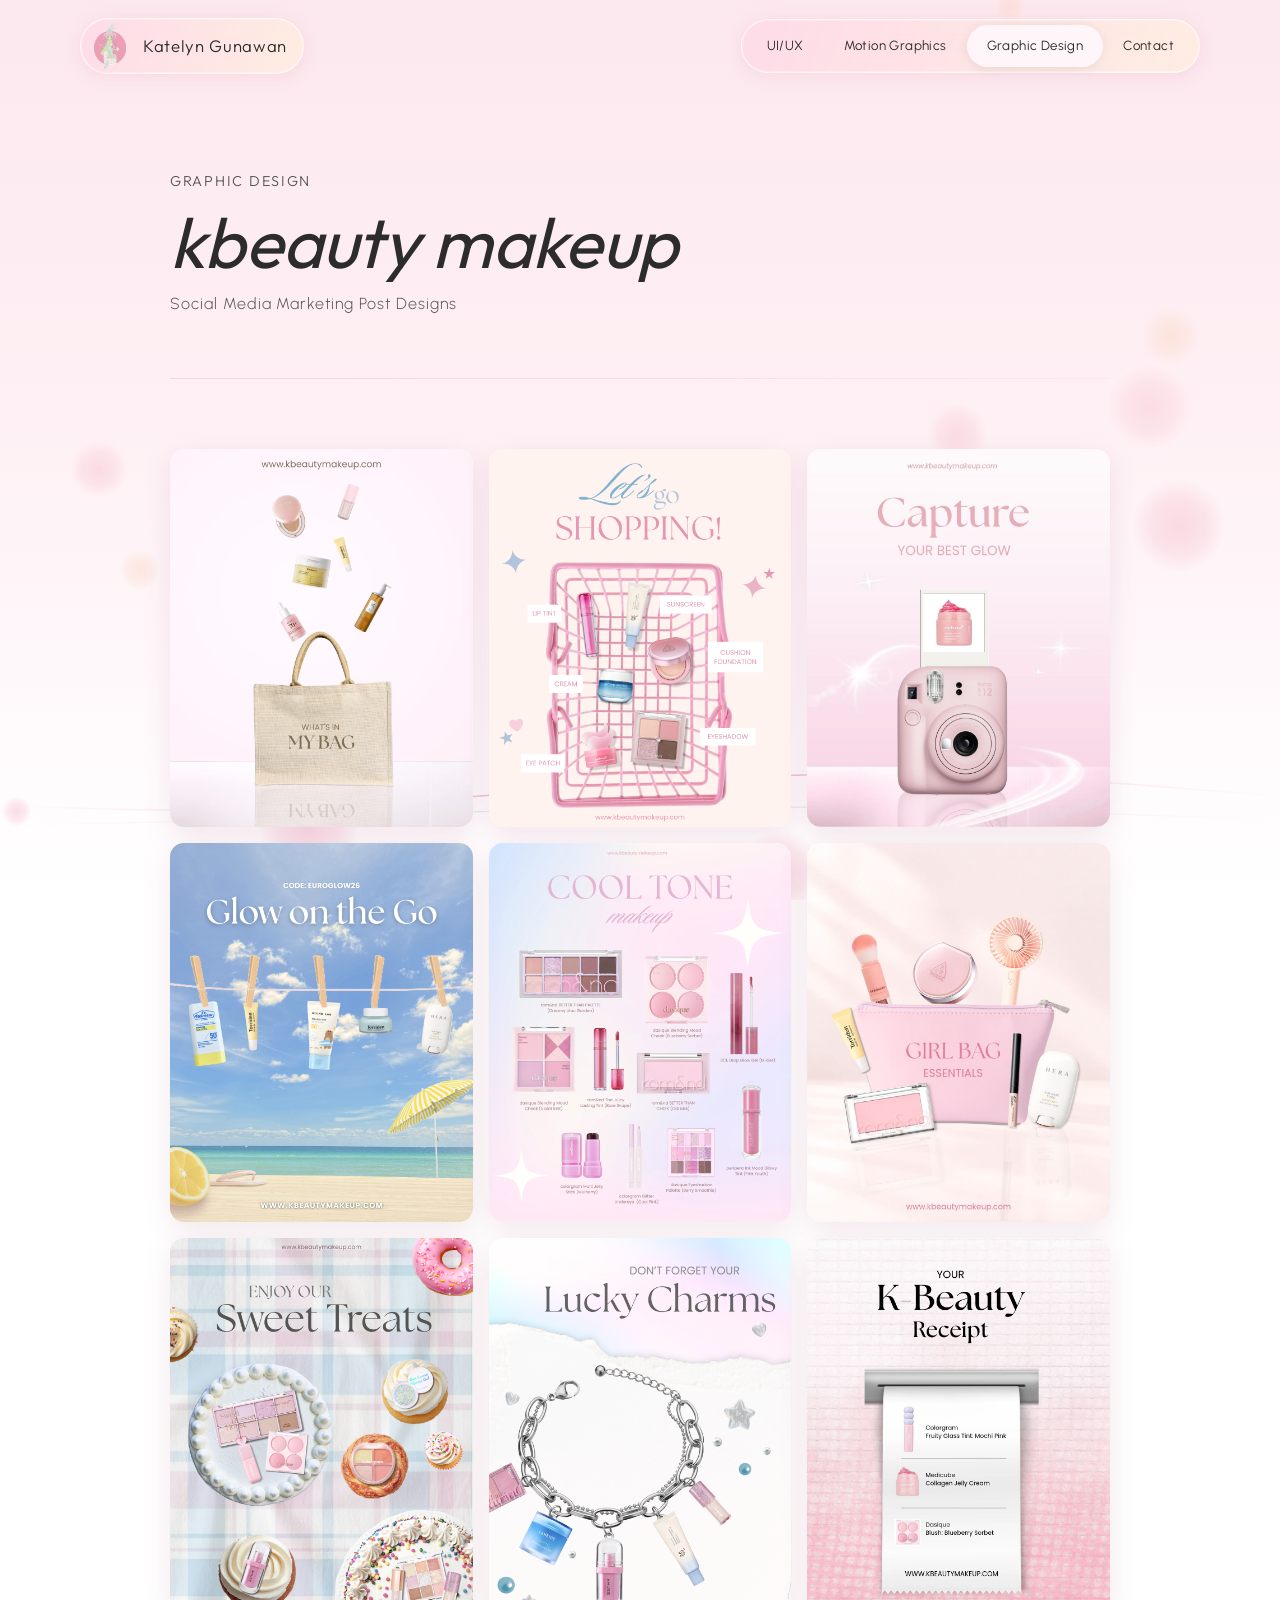
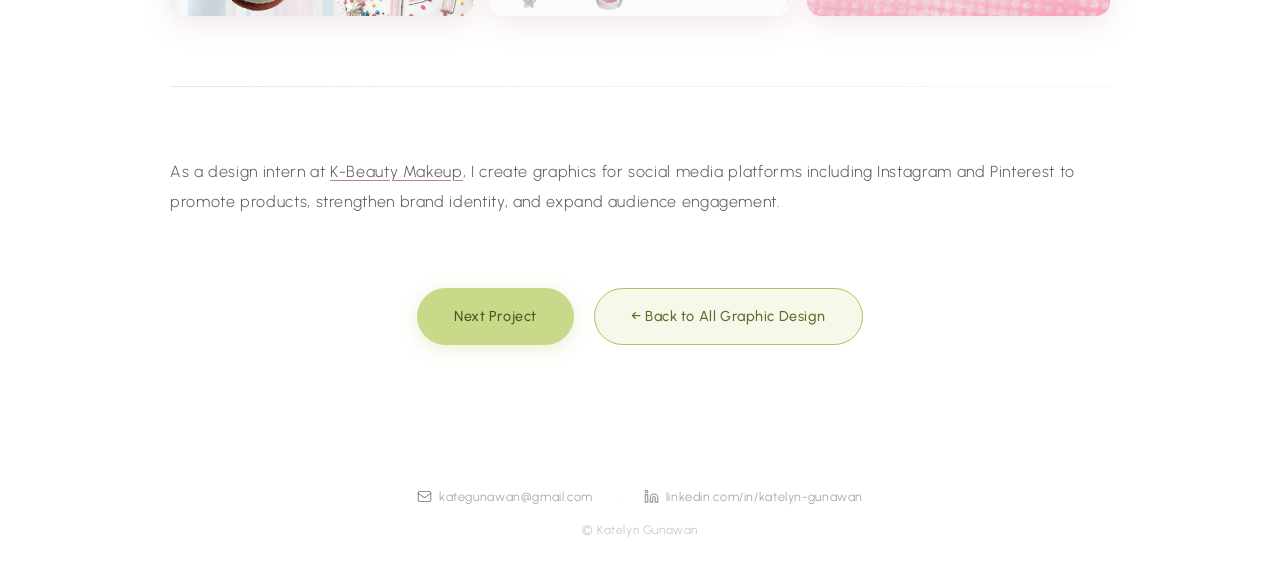
<file: kbeauty.html>
<!DOCTYPE html>
<html lang="en">
<head>
  <meta charset="UTF-8" />
  <meta name="viewport" content="width=device-width, initial-scale=1.0" />
  <title>K-Beauty — Katelyn Gunawan</title>

  <link rel="preconnect" href="https://fonts.googleapis.com" />
  <link rel="preconnect" href="https://fonts.gstatic.com" crossorigin />
  <link href="https://fonts.googleapis.com/css2?family=Urbanist:wght@300;400;500;600;700&display=swap" rel="stylesheet" />

  <style>
    *,*::before,*::after{
      box-sizing:border-box;
      margin:0;
      padding:0;
    }

    :root{
      --text-dark:#2c2c2c;
      --text-mid:#555;
      --accent:#c47a8a;
      --green-btn:#7a9e6e;
    }

    html{
      scroll-behavior:smooth;
    }

    body{
      font-family:'Urbanist',sans-serif;
      font-weight:300;
      color:var(--text-dark);
      min-height:100vh;
      overflow-x:hidden;
      letter-spacing:0.04em;
      line-height:1.9;
    }

    #bg-canvas{
      position:fixed;
      inset:0;
      width:100%;
      height:100%;
      z-index:-1;
      pointer-events:none;
    }

    /* ─────────────────────────
       NAV
    ───────────────────────── */

    nav{
      position:fixed;
      top:0;
      left:0;
      right:0;
      z-index:100;
      display:flex;
      justify-content:space-between;
      align-items:center;
      padding:18px 80px;
    }

    .nav-logo{
      display:flex;
      align-items:center;
      gap:10px;
      text-decoration:none;

      background:
        linear-gradient(
          110deg,
          rgba(252,210,225,0.55) 0%,
          rgba(255,243,210,0.45) 100%
        );

      backdrop-filter:blur(18px) saturate(1.4);
      -webkit-backdrop-filter:blur(18px) saturate(1.4);

      border:1px solid rgba(255,255,255,0.70);
      border-radius:100px;
      padding:4px 16px 4px 6px;

      box-shadow:
        0 4px 24px rgba(240,160,185,0.18),
        0 1px 8px rgba(240,180,170,0.12),
        0 0 0 1px rgba(255,255,255,0.25) inset;
    }

    .nav-logo img{
      height:46px;
      width:46px;
      object-fit:contain;
      object-position:center;
      display:block;
      flex-shrink:0;
      transition:transform 0.3s ease;
    }

    .nav-logo span{
      font-family:'Urbanist',sans-serif;
      font-size:1.05rem;
      font-weight:400;
      color:var(--text-dark);
      letter-spacing:0.04em;
      transition:color 0.3s ease;
    }

    .nav-logo:hover img{
      transform:scale(1.15);
    }

    .nav-logo:hover span{
      color:#7a9e6e;
    }

    .nav-pills{
      display:flex;
      list-style:none;

      background:
        linear-gradient(
          110deg,
          rgba(252,210,225,0.55) 0%,
          rgba(255,243,210,0.45) 100%
        );

      backdrop-filter:blur(18px) saturate(1.4);
      -webkit-backdrop-filter:blur(18px) saturate(1.4);

      border:1px solid rgba(255,255,255,0.70);
      border-radius:100px;
      padding:5px;

      box-shadow:
        0 4px 24px rgba(240,160,185,0.18),
        0 1px 8px rgba(240,180,170,0.12),
        0 0 0 1px rgba(255,255,255,0.25) inset;
    }

    .nav-pills li a{
      display:block;
      padding:8px 20px;
      border-radius:100px;
      font-size:0.83rem;
      font-weight:400;
      color:var(--text-dark);
      text-decoration:none;
      white-space:nowrap;
      letter-spacing:0.03em;
      transition:background 0.2s;
    }

    .nav-pills li a.active,
    .nav-pills li a:hover{
      background:rgba(255,248,251,0.9);
      box-shadow:0 2px 12px rgba(0,0,0,0.08);
    }

    /* ─────────────────────────
       PAGE
    ───────────────────────── */

    .page{
      max-width:1100px;
      margin:0 auto;
      padding:0 80px 100px;
    }

    /* HERO */

    .hero{
      min-height:42vh;
      display:flex;
      align-items:center;
      padding-top:110px;
      gap:60px;
    }

    .hero-eyebrow{
      font-size:0.9rem;
      font-weight:300;
      color:var(--text-mid);
      text-transform:uppercase;
      letter-spacing:0.12em;
      margin-bottom:10px;
    }

    .hero-title{
      font-size:clamp(2.8rem,5.5vw,4.5rem);
      font-weight:700;
      color:var(--text-dark);
      line-height:1.05;
      margin-bottom:10px;
    }

    .hero-subtitle{
      font-size:1rem;
      color:var(--text-mid);
      font-weight:300;
      letter-spacing:0.06em;
    }

    /* SHARED */

    section{
      margin-bottom:70px;
    }

    .divider{
      width:100%;
      height:1px;
      background:
        linear-gradient(
          90deg,
          rgba(200,150,170,0.25),
          rgba(200,150,170,0.08)
        );
      margin-bottom:70px;
    }

    .body-text{
      font-size:1rem;
      color:var(--text-mid);
      font-weight:300;
      line-height:1.9;
      letter-spacing:0.04em;
    }

    /* ─────────────────────────
       DESCRIPTION LINK
    ───────────────────────── */

    .body-text a{
      color:inherit;
      text-decoration:underline;
      text-decoration-color:#c47a8a;
      text-underline-offset:3px;
      transition:color 0.2s ease;
    }

    .body-text a:hover{
      color:#c47a8a;
    }

    /* ─────────────────────────
       GALLERY
       4:5 PORTRAIT IMAGES
    ───────────────────────── */

    .gallery{
      display:grid;
      grid-template-columns:repeat(3,1fr);
      gap:16px;
    }

    .gallery-img{
      width:100%;
      display:block;

      /*
        All gallery images use a 4:5
        portrait format.
      */

      aspect-ratio:4/5;
      object-fit:cover;

      border-radius:14px;

      box-shadow:
        0 8px 28px rgba(180,110,140,0.16);

      transition:
        transform 0.3s ease,
        box-shadow 0.3s ease;
    }

    .gallery-img:hover{
      transform:translateY(-4px);

      box-shadow:
        0 16px 40px rgba(180,110,140,0.24);
    }

    /* ─────────────────────────
       CTA BUTTONS
    ───────────────────────── */

    .cta-wrap{
      display:flex;
      justify-content:center;
      gap:20px;
      margin-top:60px;
      flex-wrap:wrap;
    }

    .btn-cta{
      display:inline-block;
      padding:14px 36px;

      background:var(--green-btn);
      color:#fff;

      border-radius:100px;

      font-size:0.9rem;
      font-weight:500;
      letter-spacing:0.04em;

      text-decoration:none;

      transition:
        background 0.2s,
        transform 0.2s;

      box-shadow:
        0 4px 20px rgba(122,158,110,0.3);
    }

    .btn-cta:hover{
      background:#6a8e5e;
      transform:translateY(-2px);
    }

    .btn-outline{
      display:inline-block;
      padding:14px 36px;

      border:2px solid var(--green-btn);
      color:var(--green-btn);

      border-radius:100px;

      font-size:0.9rem;
      font-weight:500;
      letter-spacing:0.04em;

      text-decoration:none;
      background:transparent;

      transition:
        background 0.2s,
        color 0.2s;
    }

    .btn-outline:hover{
      background:var(--green-btn);
      color:#fff;
    }

    /* ─────────────────────────
       FOOTER
    ───────────────────────── */

    footer{
      text-align:center;
      padding:40px;
      font-size:0.78rem;
      color:rgba(80,50,65,0.45);
      letter-spacing:0.05em;
    }

    /* ─────────────────────────
       HAMBURGER
    ───────────────────────── */

    .hamburger{
      display:none;
      flex-direction:column;
      justify-content:center;
      gap:5px;

      width:38px;
      height:38px;

      background:
        linear-gradient(
          110deg,
          rgba(252,210,225,0.55) 0%,
          rgba(255,243,210,0.45) 100%
        );

      backdrop-filter:blur(18px) saturate(1.4);
      -webkit-backdrop-filter:blur(18px) saturate(1.4);

      border:1px solid rgba(255,255,255,0.70);
      border-radius:50%;

      padding:9px;
      cursor:pointer;

      box-shadow:
        0 4px 24px rgba(240,160,185,0.18),
        0 0 0 1px rgba(255,255,255,0.25) inset;

      transition:box-shadow 0.2s;
    }

    .hamburger span{
      display:block;
      width:100%;
      height:1.5px;
      background:var(--text-dark);
      border-radius:2px;

      transition:
        transform 0.3s ease,
        opacity 0.3s ease;
    }

    .hamburger.open span:nth-child(1){
      transform:translateY(6.5px) rotate(45deg);
    }

    .hamburger.open span:nth-child(2){
      opacity:0;
    }

    .hamburger.open span:nth-child(3){
      transform:translateY(-6.5px) rotate(-45deg);
    }

    /* ─────────────────────────
       MOBILE MENU
    ───────────────────────── */

    .mobile-menu{
      display:none;

      position:fixed;
      top:70px;
      left:16px;
      right:16px;

      z-index:99;

      background:
        linear-gradient(
          135deg,
          rgba(252,210,225,0.45) 0%,
          rgba(255,243,210,0.38) 100%
        );

      backdrop-filter:blur(24px) saturate(1.5);
      -webkit-backdrop-filter:blur(24px) saturate(1.5);

      border:1px solid rgba(255,255,255,0.70);
      border-radius:20px;
      padding:8px;

      box-shadow:
        0 8px 32px rgba(210,140,170,0.18),
        0 2px 8px rgba(200,120,155,0.10),
        0 0 0 1px rgba(255,255,255,0.25) inset;

      flex-direction:column;
      gap:3px;

      animation:
        menuIn 0.25s cubic-bezier(0.22,1,0.36,1);
    }

    .mobile-menu.open{
      display:flex;
    }

    @keyframes menuIn{
      from{
        opacity:0;
        transform:translateY(-10px) scale(0.97);
      }

      to{
        opacity:1;
        transform:translateY(0) scale(1);
      }
    }

    .mobile-menu a{
      display:block;
      padding:12px 18px;
      border-radius:14px;

      font-size:0.9rem;
      font-weight:400;

      color:var(--text-dark);
      text-decoration:none;

      letter-spacing:0.03em;

      transition:background 0.2s;
    }

    .mobile-menu a:hover,
    .mobile-menu a.active{
      background:rgba(255,248,251,0.85);
    }

    /* ─────────────────────────
       TABLET
    ───────────────────────── */

    @media(max-width:800px){

      nav{
        padding:14px 20px;
      }

      .page{
        padding:0 24px 80px;
      }

      .hero{
        padding-top:90px;
      }

      .gallery{
        grid-template-columns:repeat(2,1fr);
      }

    }

    /* ─────────────────────────
       MOBILE
    ───────────────────────── */

    @media(max-width:768px){

      .hamburger{
        display:flex;
      }

      .nav-pills{
        display:none;
      }

      nav{
        padding:16px 20px;
      }

      nav .nav-logo{
        padding:5px !important;
      }

      nav .nav-logo img{
        height:46px;
        width:46px;
        object-fit:contain;
        object-position:center;
        display:block;
        flex-shrink:0;
        transition:transform 0.3s ease;
      }

      nav .nav-logo span{
        display:none !important;
      }

      .hero{
        padding-top:90px;
      }

      .gallery{
        grid-template-columns:repeat(2,1fr);
        gap:12px;
      }

      .gallery-img{
        border-radius:11px;
      }

    }

    @media(max-width:480px){

      nav .nav-logo img{
        height:38px !important;
        width:38px !important;
      }

      .page{
        padding-left:16px;
        padding-right:16px;
      }

      .gallery{
        gap:10px;
      }

      .gallery-img{
        border-radius:10px;
      }

    }

  </style>
  <style>
    /* ── HOME-GREEN BUTTONS: match the homepage "View" buttons ── */
    .btn-cta {
      background: #c8d98a !important; color: #4a5820 !important;
      border: 1.5px solid #c8d98a !important; box-shadow: 0 4px 18px rgba(176,192,80,0.25) !important;
    }
    .btn-cta:hover { background: #bccd78 !important; border-color: #bccd78 !important; color: #4a5820 !important; }
    .btn-outline {
      background: rgba(176,192,80,0.12) !important; color: #5e6e2a !important;
      border: 1.5px solid #b0c060 !important;
    }
    .btn-outline:hover { background: #c8d98a !important; color: #4a5820 !important; border-color: #c8d98a !important; }
  </style>
  <link href="https://fonts.googleapis.com/css2?family=Outfit:wght@300;400;500&display=swap" rel="stylesheet" />
  <style>
    /* ── SITE HEADINGS: Outfit (matches home) ── */
    h1, h2, h3, .hero-title, .card-title, .walk-title, .goal-title, .clip-title, .kc-title, .zine-heading, .overlay-title {
      font-family: 'Outfit', sans-serif !important; font-weight: 400 !important; letter-spacing: -0.01em;
    }
    .hero-eyebrow, .nav-logo span { font-family: 'Outfit', sans-serif !important; font-weight: 300 !important; }
  </style>
  <link rel="stylesheet" href="gleam.css" />
</head>

<body>

  <canvas id="bg-canvas"></canvas>


  <!-- ─────────────────────────
       NAV
  ───────────────────────── -->

  <nav>

    <a
      class="nav-logo"
      href="index.html"
    >

      <img
        src="logo.png"
        alt="Katelyn Gunawan logo"
      />

      <span>
        Katelyn Gunawan
      </span>

    </a>


    <ul
      class="nav-pills"
      id="navPills"
    >

      <li>
        <a href="uiux.html">
          UI/UX
        </a>
      </li>

      <li>
        <a href="motiongraphics.html">
          Motion Graphics
        </a>
      </li>

      <li>
        <a
          href="graphicdesigns.html"
          class="active"
        >
          Graphic Design
        </a>
      </li>

      <li>
        <a href="contact.html">
          Contact
        </a>
      </li>

    </ul>


    <!-- HAMBURGER -->

    <button
      class="hamburger"
      id="hamburger"
      aria-label="Menu"
    >

      <span></span>
      <span></span>
      <span></span>

    </button>

  </nav>


  <!-- ─────────────────────────
       MOBILE MENU
  ───────────────────────── -->

  <div
    class="mobile-menu"
    id="mobileMenu"
  >

    <a href="uiux.html">
      UI/UX
    </a>

    <a href="motiongraphics.html">
      Motion Graphics
    </a>

    <a
      href="graphicdesigns.html"
      class="active"
    >
      Graphic Design
    </a>

    <a href="contact.html">
      Contact
    </a>

  </div>


  <!-- ─────────────────────────
       PAGE
  ───────────────────────── -->

  <div class="page">


    <!-- HERO -->

    <div class="hero">

      <div>

        <p class="hero-eyebrow">
          Graphic Design
        </p>

        <h1 class="hero-title">
          <em>kbeauty makeup</em>
        </h1>

        <p class="hero-subtitle">
          Social Media Marketing Post Designs
        </p>

      </div>

    </div>


    <div class="divider"></div>


    <!-- ─────────────────────────
         GALLERY
    ───────────────────────── -->

    <section>

      <div class="gallery">


        <!-- 01 — What's in My Bag -->

        <img
          class="gallery-img"
          src="graphicdesigns/kbeauty/WhatsinBag.png"
          alt="What's in My Bag"
        />


        <!-- 02 — Let's Go Shopping -->

        <img
          class="gallery-img"
          src="graphicdesigns/kbeauty/shoppingcart.png"
          alt="Let's Go Shopping"
        />


        <!-- 03 — Polaroid -->

        <img
          class="gallery-img"
          src="graphicdesigns/kbeauty/Polaroid.jpg"
          alt="K-Beauty Polaroid"
        />


        <!-- 04 — Glow on the Go -->

        <img
          class="gallery-img"
          src="graphicdesigns/kbeauty/glowonthego.png"
          alt="Glow on the Go"
        />


        <!-- 05 — Cool Tone -->

        <img
          class="gallery-img"
          src="graphicdesigns/kbeauty/cooltone.png"
          alt="Cool Tone"
        />


        <!-- 06 — Girl Bag Essentials -->

        <img
          class="gallery-img"
          src="graphicdesigns/kbeauty/GirlBag%20Essentials.jpg"
          alt="Girl Bag Essentials"
        />


        <!-- 07 — Sweet Treats -->

        <img
          class="gallery-img"
          src="graphicdesigns/kbeauty/sweettreat.png"
          alt="Sweet Treats"
        />


        <!-- 08 — Lucky Charms -->

        <img
          class="gallery-img"
          src="graphicdesigns/kbeauty/luckycharms.png"
          alt="Lucky Charms"
        />




        <!-- 10 — Receipt -->

        <img
          class="gallery-img"
          src="graphicdesigns/kbeauty/Receipt.jpg"
          alt="K-Beauty Receipt"
        />

      </div>

    </section>


    <div class="divider"></div>


    <!-- ─────────────────────────
         DESCRIPTION
    ───────────────────────── -->

    <section>

      <p class="body-text">

        As a design intern at
        <a
          href="https://www.kbeautymakeup.com/"
          target="_blank"
          rel="noopener noreferrer"
        >K-Beauty Makeup</a>,
        I create graphics for social media platforms including
        Instagram and Pinterest to promote products, strengthen
        brand identity, and expand audience engagement.

      </p>

    </section>


    <!-- ─────────────────────────
         CTA
    ───────────────────────── -->

    <div class="cta-wrap">

      <a
        href="lastunicorn.html"
        class="btn-cta"
      >
        Next Project
      </a>

      <a
        href="graphicdesigns.html"
        class="btn-outline"
      >
        ← Back to All Graphic Design
      </a>

    </div>

  </div>


  <!-- ─────────────────────────
       FOOTER
  ───────────────────────── -->

  <footer>

    <div
      style="
        display:flex;
        align-items:center;
        justify-content:center;
        gap:24px;
        margin-bottom:10px;
        padding:0 40px;
        flex-wrap:wrap;
      "
    >

      <!-- EMAIL -->

      <a
        href="mailto:kategunawan@gmail.com"
        style="
          display:inline-flex;
          align-items:center;
          gap:7px;
          text-decoration:none;
          color:rgba(80,50,65,0.55);
          font-size:0.78rem;
          letter-spacing:0.05em;
          transition:color 0.2s;
          white-space:nowrap;
        "
        onmouseover="this.style.color='#c47a8a'"
        onmouseout="this.style.color='rgba(80,50,65,0.55)'"
      >

        <svg
          width="15"
          height="15"
          viewBox="0 0 24 24"
          fill="none"
          stroke="currentColor"
          stroke-width="1.8"
          stroke-linecap="round"
          stroke-linejoin="round"
        >

          <rect
            x="2"
            y="4"
            width="20"
            height="16"
            rx="2"
          />

          <path d="M2 7l10 7 10-7"/>

        </svg>

        <span>
          kategunawan@gmail.com
        </span>

      </a>


      <span
        style="color:rgba(200,160,175,0.4);"
      >
        ·
      </span>


      <!-- LINKEDIN -->

      <a
        href="https://www.linkedin.com/in/katelyn-gunawan-74b05734a"
        target="_blank"
        style="
          display:inline-flex;
          align-items:center;
          gap:7px;
          text-decoration:none;
          color:rgba(80,50,65,0.55);
          font-size:0.78rem;
          letter-spacing:0.05em;
          transition:color 0.2s;
          white-space:nowrap;
        "
        onmouseover="this.style.color='#c47a8a'"
        onmouseout="this.style.color='rgba(80,50,65,0.55)'"
      >

        <svg
          width="15"
          height="15"
          viewBox="0 0 24 24"
          fill="none"
          stroke="currentColor"
          stroke-width="1.8"
          stroke-linecap="round"
          stroke-linejoin="round"
        >

          <path
            d="
              M16 8
              a6 6 0 0 1 6 6
              v7
              h-4
              v-7
              a2 2 0 0 0-2-2
              2 2 0 0 0-2 2
              v7
              h-4
              v-7
              a6 6 0 0 1 6-6z
            "
          />

          <rect
            x="2"
            y="9"
            width="4"
            height="12"
          />

          <circle
            cx="4"
            cy="4"
            r="2"
          />

        </svg>

        <span>
          linkedin.com/in/katelyn-gunawan
        </span>

      </a>

    </div>


    <p
      style="
        font-size:0.75rem;
        color:rgba(80,50,65,0.35);
        letter-spacing:0.05em;
      "
    >
      © Katelyn Gunawan
    </p>

  </footer>


  <!-- ─────────────────────────
       JAVASCRIPT
  ───────────────────────── -->

  <script>

    const canvas =
      document.getElementById('bg-canvas');

    const ctx =
      canvas.getContext('2d');

    let W, H;

    let scrollY = 0;

    let mouse = {
      x:-999,
      y:-999
    };


    function resize(){

      W =
        canvas.width =
        window.innerWidth;

      H =
        canvas.height =
        window.innerHeight;

    }

    resize();

    window.addEventListener(
      'resize',
      resize
    );


    window.addEventListener(
      'scroll',
      () => {
        scrollY =
          window.scrollY;
      }
    );


    window.addEventListener(
      'mousemove',
      e => {

        mouse.x =
          e.clientX;

        mouse.y =
          e.clientY;

      }
    );


    window.addEventListener(
      'mouseleave',
      () => {

        mouse.x = -999;
        mouse.y = -999;

      }
    );


    /* ─────────────────────────
       BUBBLES
    ───────────────────────── */

    const bubbles = [];


    function bColor(n){

      return n < 0.45

        ? [
            [250,210,220],
            [252,220,210],
            [248,205,218],
            [252,225,215]
          ][
            Math.floor(
              Math.random()*4
            )
          ]

        : [
            [210,235,205],
            [195,228,195],
            [248,210,222],
            [215,238,210],
            [245,205,220]
          ][
            Math.floor(
              Math.random()*5
            )
          ];

    }


    for(
      let i=0;
      i<38;
      i++
    ){

      const y =
        Math.random();

      const [
        r,
        g,
        b
      ] =
        bColor(y);


      bubbles.push({

        x:
          Math.random()*1.2-0.1,

        y,

        pageH:2.8,

        r0:
          14 +
          Math.random()*38,

        drift:
          (Math.random()-0.5)*
          0.00018,

        floatSpeed:
          0.00008 +
          Math.random()*0.00012,

        floatAmp:
          6 +
          Math.random()*14,

        floatOffset:
          Math.random()*
          Math.PI*2,

        alpha:
          0.62 +
          Math.random()*0.20,

        r,
        g,
        b,

        vx:0,
        vy:0

      });

    }


    /* ─────────────────────────
       WAVE
    ───────────────────────── */

    const wave = {

      amp:18,
      freq:0.0045,
      speed:0.012,
      phase:0,
      yBase:0.88

    };


    let t = 0;


    /* ─────────────────────────
       DRAW BACKGROUND
    ───────────────────────── */

    function draw(){

      t++;

      ctx.clearRect(
        0,
        0,
        W,
        H
      );


      const grad =
        ctx.createLinearGradient(
          0,
          0,
          0,
          H
        );


      grad.addColorStop(
        0,
        '#fce8ef'
      );

      grad.addColorStop(
        0.45,
        '#fef0f4'
      );

      grad.addColorStop(
        1,
        '#ffffff'
      );


      ctx.fillStyle =
        grad;

      ctx.fillRect(
        0,
        0,
        W,
        H
      );


      bubbles.forEach(
        b => {

          const sx =
            b.x * W;

          const sy =
            b.y *
            b.pageH *
            H -
            scrollY +
            Math.sin(
              t *
              b.floatSpeed *
              60 +
              b.floatOffset
            ) *
            b.floatAmp;


          if(
            sy < -80 ||
            sy > H+80
          ){
            return;
          }


          b.x +=
            b.drift;


          if(
            b.x < -0.1
          ){
            b.x = 1.1;
          }

          if(
            b.x > 1.1
          ){
            b.x = -0.1;
          }


          const dx =
            sx -
            mouse.x;

          const dy =
            sy -
            mouse.y;

          const md =
            Math.sqrt(
              dx*dx +
              dy*dy
            );


          if(
            md < 140 &&
            md > 0
          ){

            const f =
              (140-md) /
              140 *
              0.5;


            b.vx +=
              (dx/md) *
              f;

            b.vy +=
              (dy/md) *
              f;

          }


          b.vx *= 0.9;
          b.vy *= 0.9;


          const bx =
            b.x * W +
            b.vx;

          const by =
            sy +
            b.vy;


          const fill =
            ctx.createRadialGradient(
              bx,
              by,
              0,
              bx,
              by,
              b.r0
            );


          fill.addColorStop(
            0,
            `rgba(
              ${b.r},
              ${b.g},
              ${b.b},
              ${b.alpha}
            )`
          );


          fill.addColorStop(
            0.6,
            `rgba(
              ${b.r},
              ${b.g},
              ${b.b},
              ${b.alpha*0.6}
            )`
          );


          fill.addColorStop(
            1,
            `rgba(
              ${b.r},
              ${b.g},
              ${b.b},
              0
            )`
          );


          ctx.beginPath();

          ctx.arc(
            bx,
            by,
            b.r0,
            0,
            Math.PI*2
          );

          ctx.fillStyle =
            fill;

          ctx.fill();

        }
      );


      /* WAVE */

      wave.phase +=
        wave.speed;


      const waveY =
        wave.yBase *
        H -
        scrollY *
        0.15;


      ctx.save();


      [
        [
          wave.freq,
          wave.phase,
          1.5,
          'rgba(210,125,160,0.6)',
          'rgba(235,150,180,0)'
        ],

        [
          wave.freq*0.85,
          wave.phase*0.8+1.2,
          1.2,
          'rgba(155,200,150,0.4)',
          'rgba(180,215,175,0)'
        ]

      ].forEach(
        ([freq,phase,lw,mid,edge],i) => {

          ctx.beginPath();

          ctx.moveTo(
            0,
            waveY +
            (i?24:0) +
            Math.sin(phase) *
            wave.amp *
            (i?0.5:1)
          );


          for(
            let x=1;
            x<=W;
            x+=2
          ){

            ctx.lineTo(
              x,
              waveY +
              (i?24:0) +
              Math.sin(
                x*freq +
                phase
              ) *
              wave.amp *
              (i?0.5:1)
            );

          }


          const g =
            ctx.createLinearGradient(
              0,
              0,
              W,
              0
            );


          g.addColorStop(
            0,
            edge
          );

          g.addColorStop(
            0.5,
            mid
          );

          g.addColorStop(
            1,
            edge
          );


          ctx.strokeStyle =
            g;

          ctx.lineWidth =
            lw;

          ctx.stroke();

        }
      );


      ctx.restore();


      /* MOUSE GLOW */

      if(
        mouse.x > 0
      ){

        const mg =
          ctx.createRadialGradient(
            mouse.x,
            mouse.y,
            0,
            mouse.x,
            mouse.y,
            200
          );


        mg.addColorStop(
          0,
          'rgba(250,185,210,0.22)'
        );

        mg.addColorStop(
          0.5,
          'rgba(250,185,210,0.08)'
        );

        mg.addColorStop(
          1,
          'rgba(250,185,210,0)'
        );


        ctx.fillStyle =
          mg;

        ctx.beginPath();

        ctx.arc(
          mouse.x,
          mouse.y,
          200,
          0,
          Math.PI*2
        );

        ctx.fill();

      }


      requestAnimationFrame(
        draw
      );

    }


    draw();


    /* ─────────────────────────
       HAMBURGER MENU
    ───────────────────────── */

    const hamburger =
      document.getElementById(
        'hamburger'
      );

    const mobileMenu =
      document.getElementById(
        'mobileMenu'
      );


    hamburger.addEventListener(
      'click',
      () => {

        hamburger.classList.toggle(
          'open'
        );

        mobileMenu.classList.toggle(
          'open'
        );

      }
    );


    mobileMenu
      .querySelectorAll('a')
      .forEach(
        a => {

          a.addEventListener(
            'click',
            () => {

              hamburger.classList.remove(
                'open'
              );

              mobileMenu.classList.remove(
                'open'
              );

            }
          );

        }
      );


    document.addEventListener(
      'click',
      e => {

        if(
          !hamburger.contains(e.target) &&
          !mobileMenu.contains(e.target)
        ){

          hamburger.classList.remove(
            'open'
          );

          mobileMenu.classList.remove(
            'open'
          );

        }

      }
    );

  </script>

<script src="gleam.js"></script>
</body>
</html>
</file>
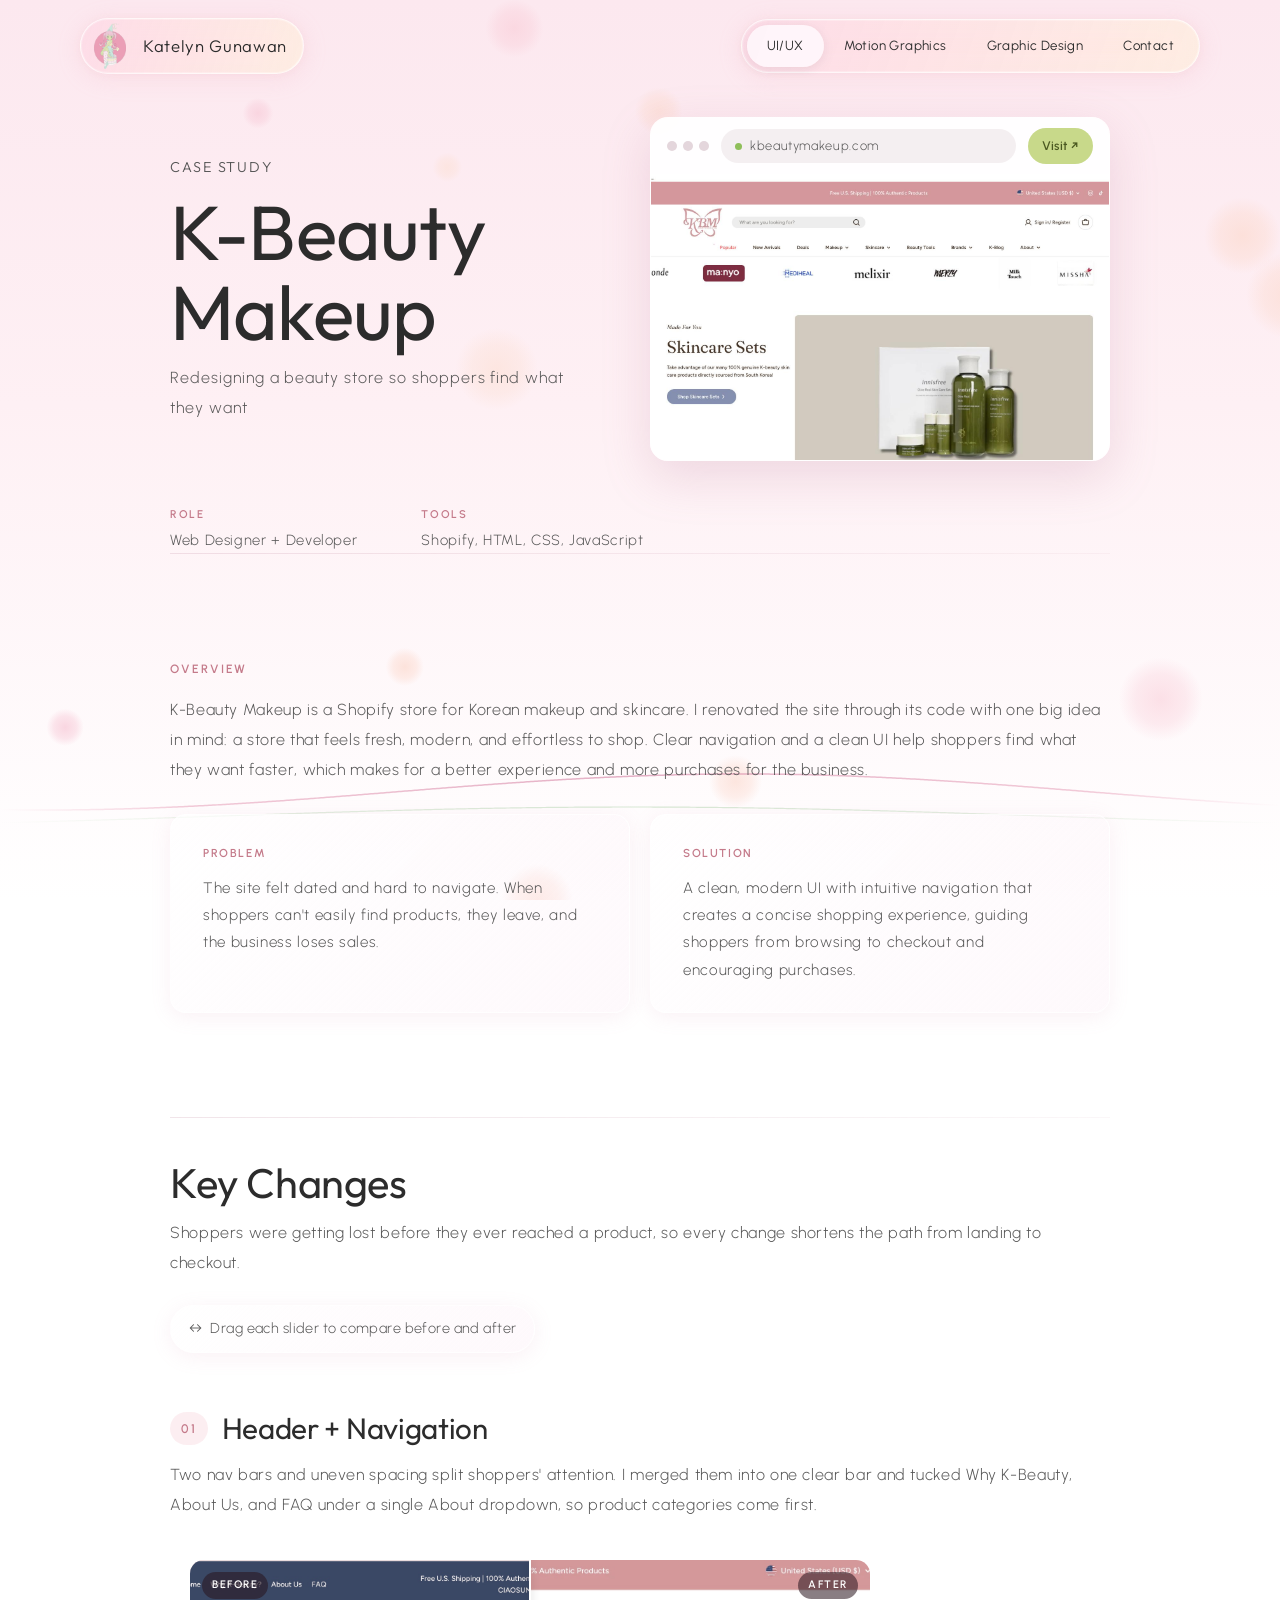
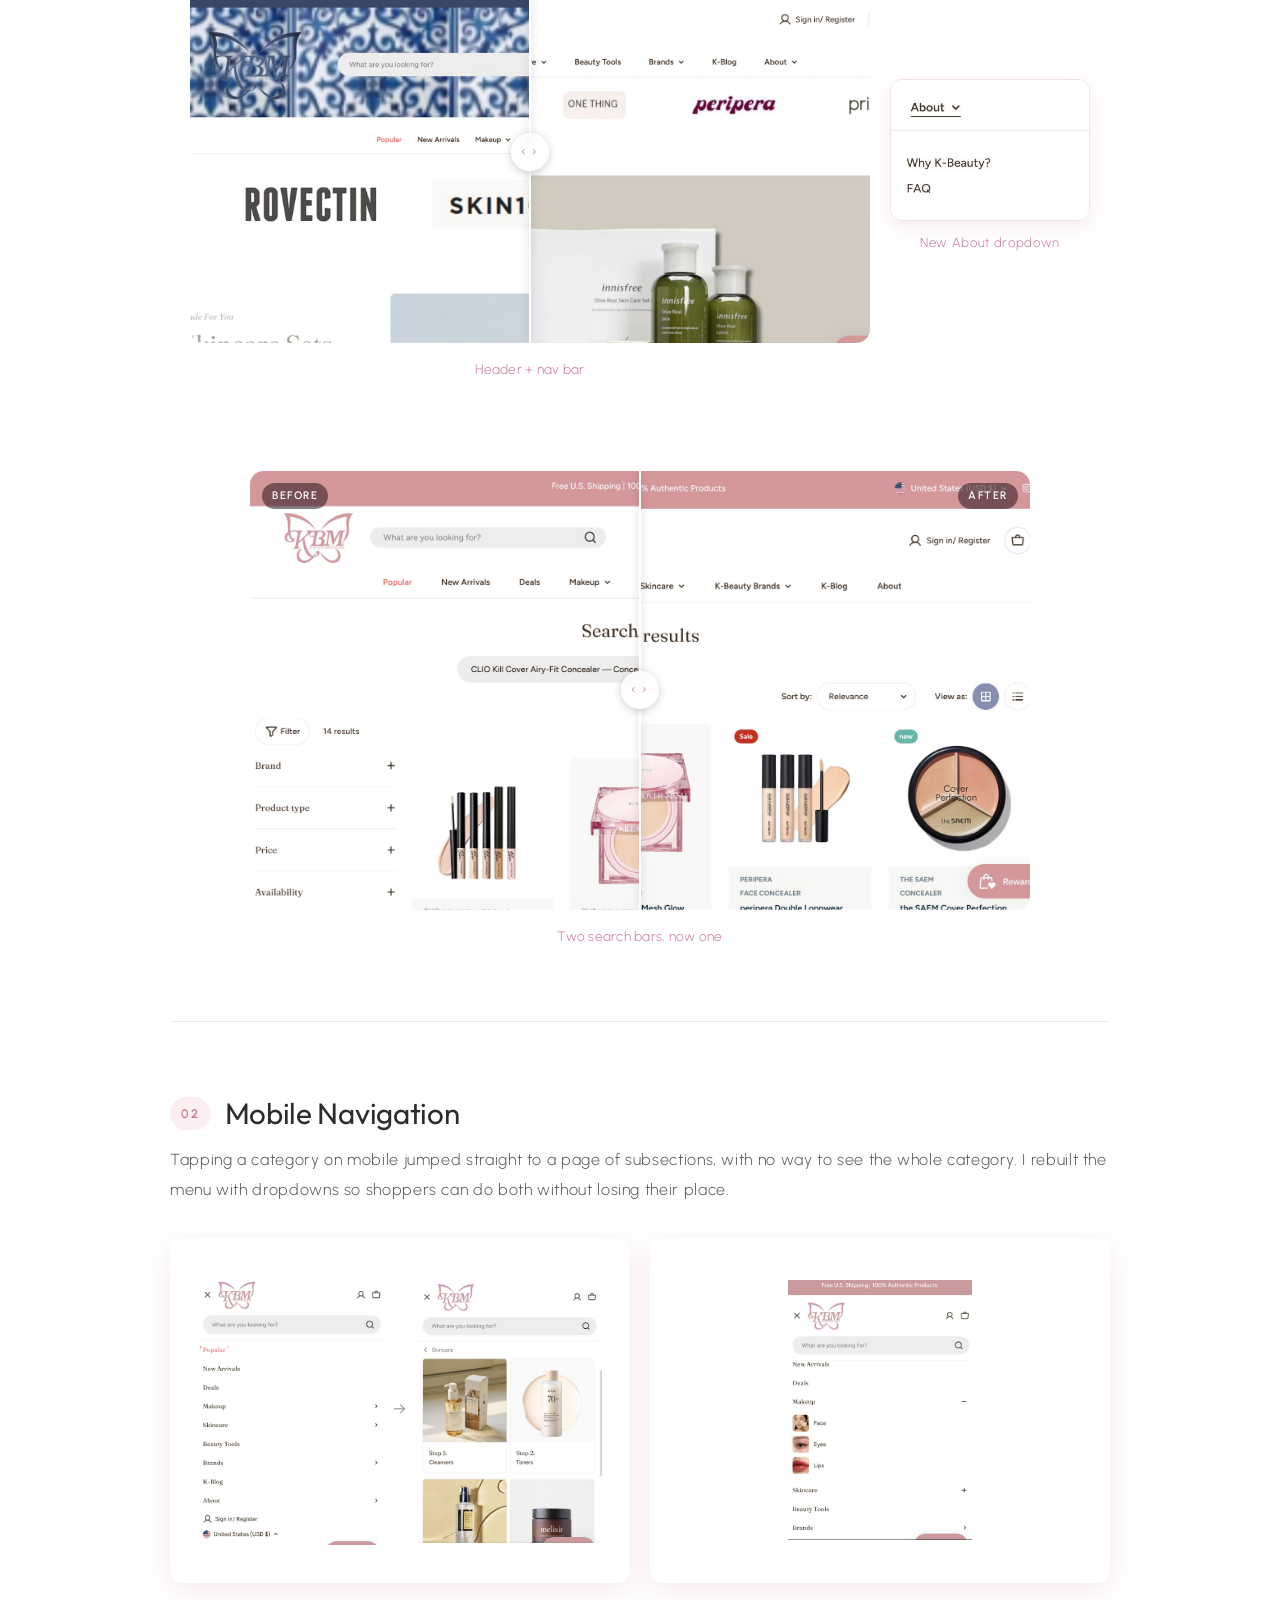
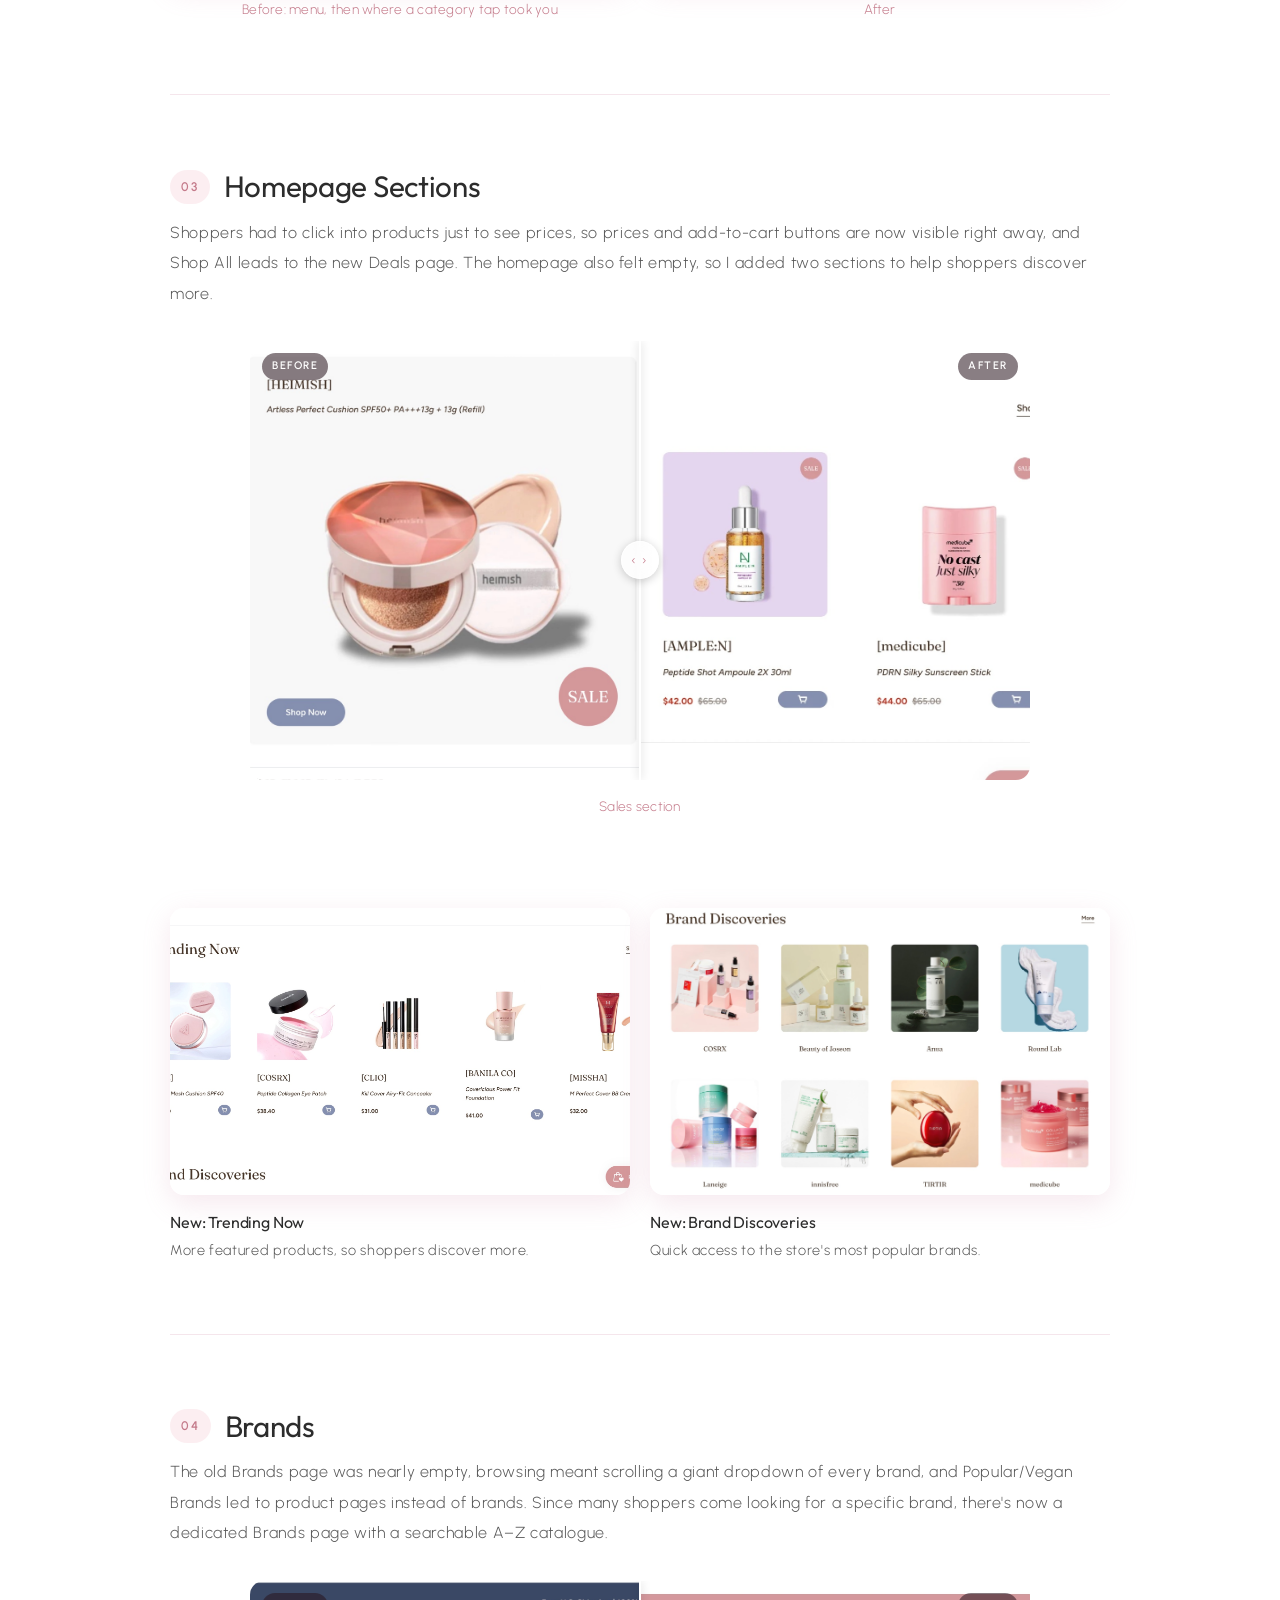
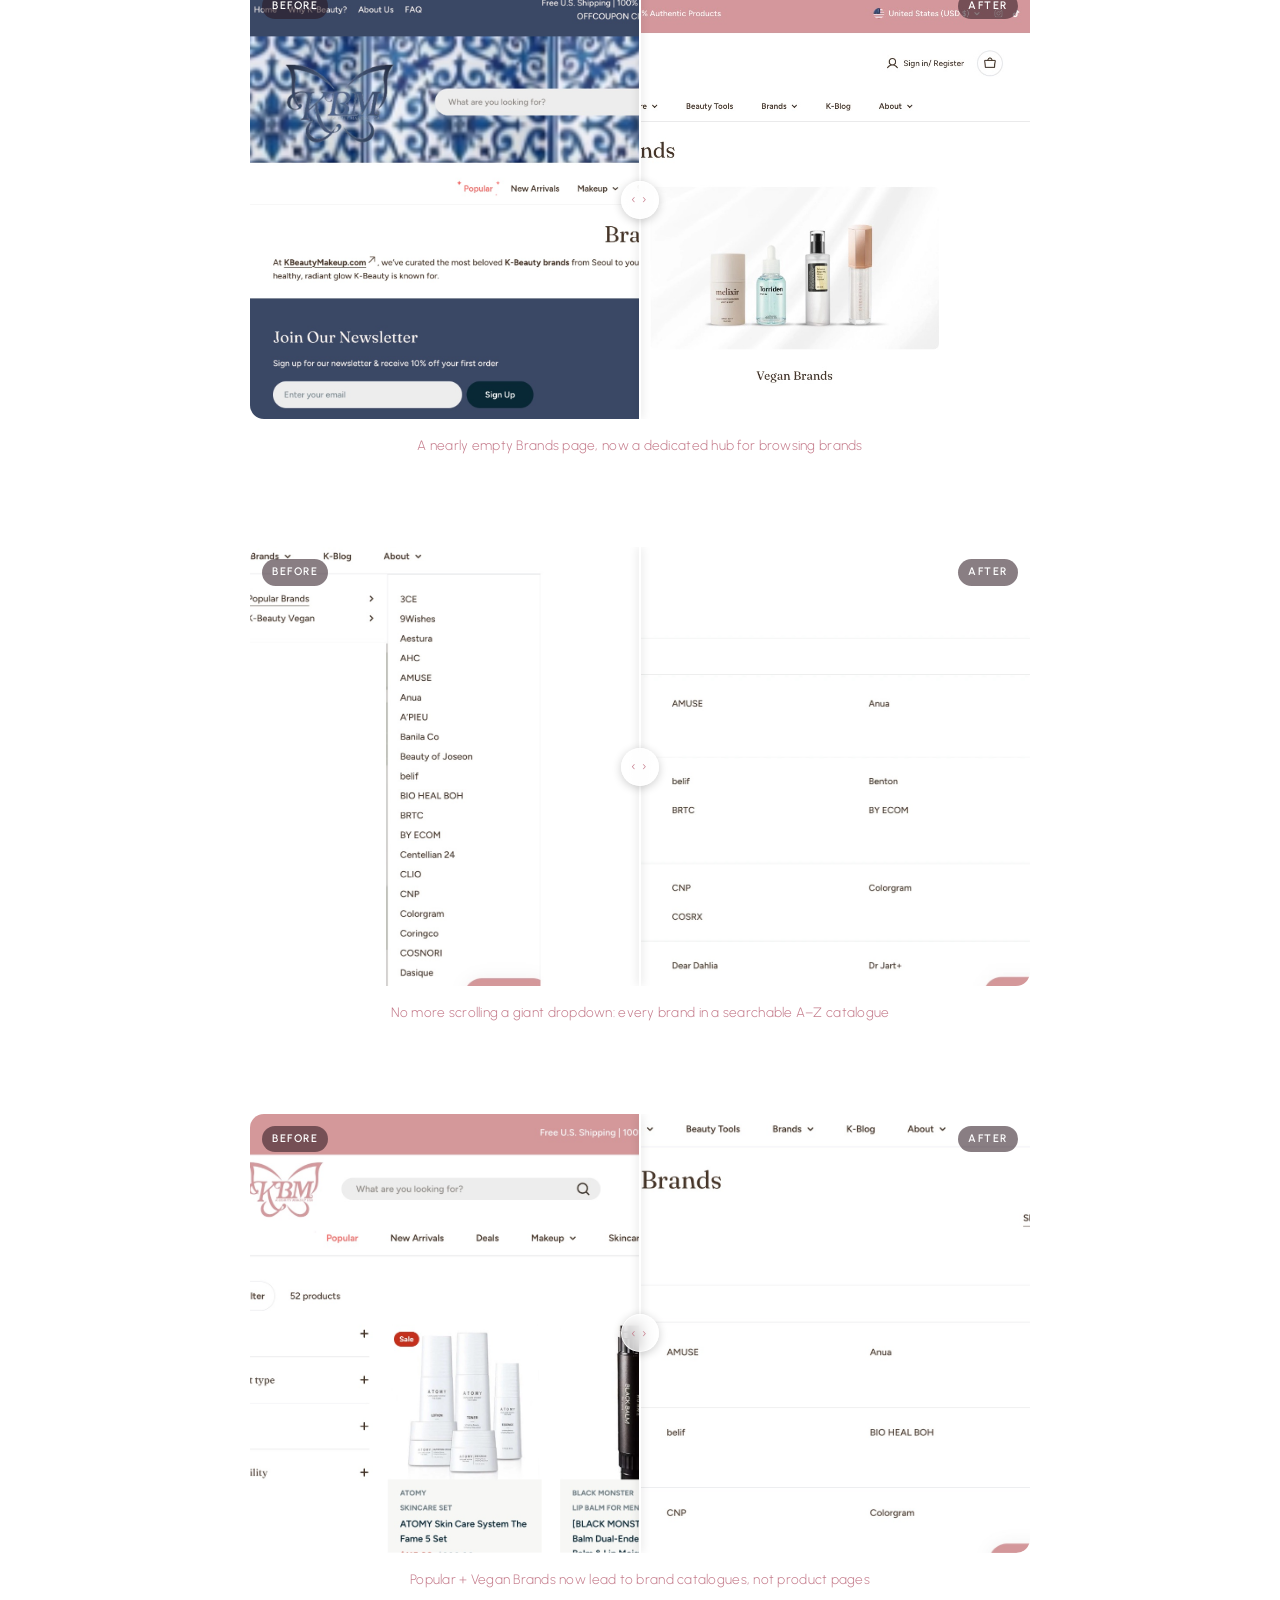
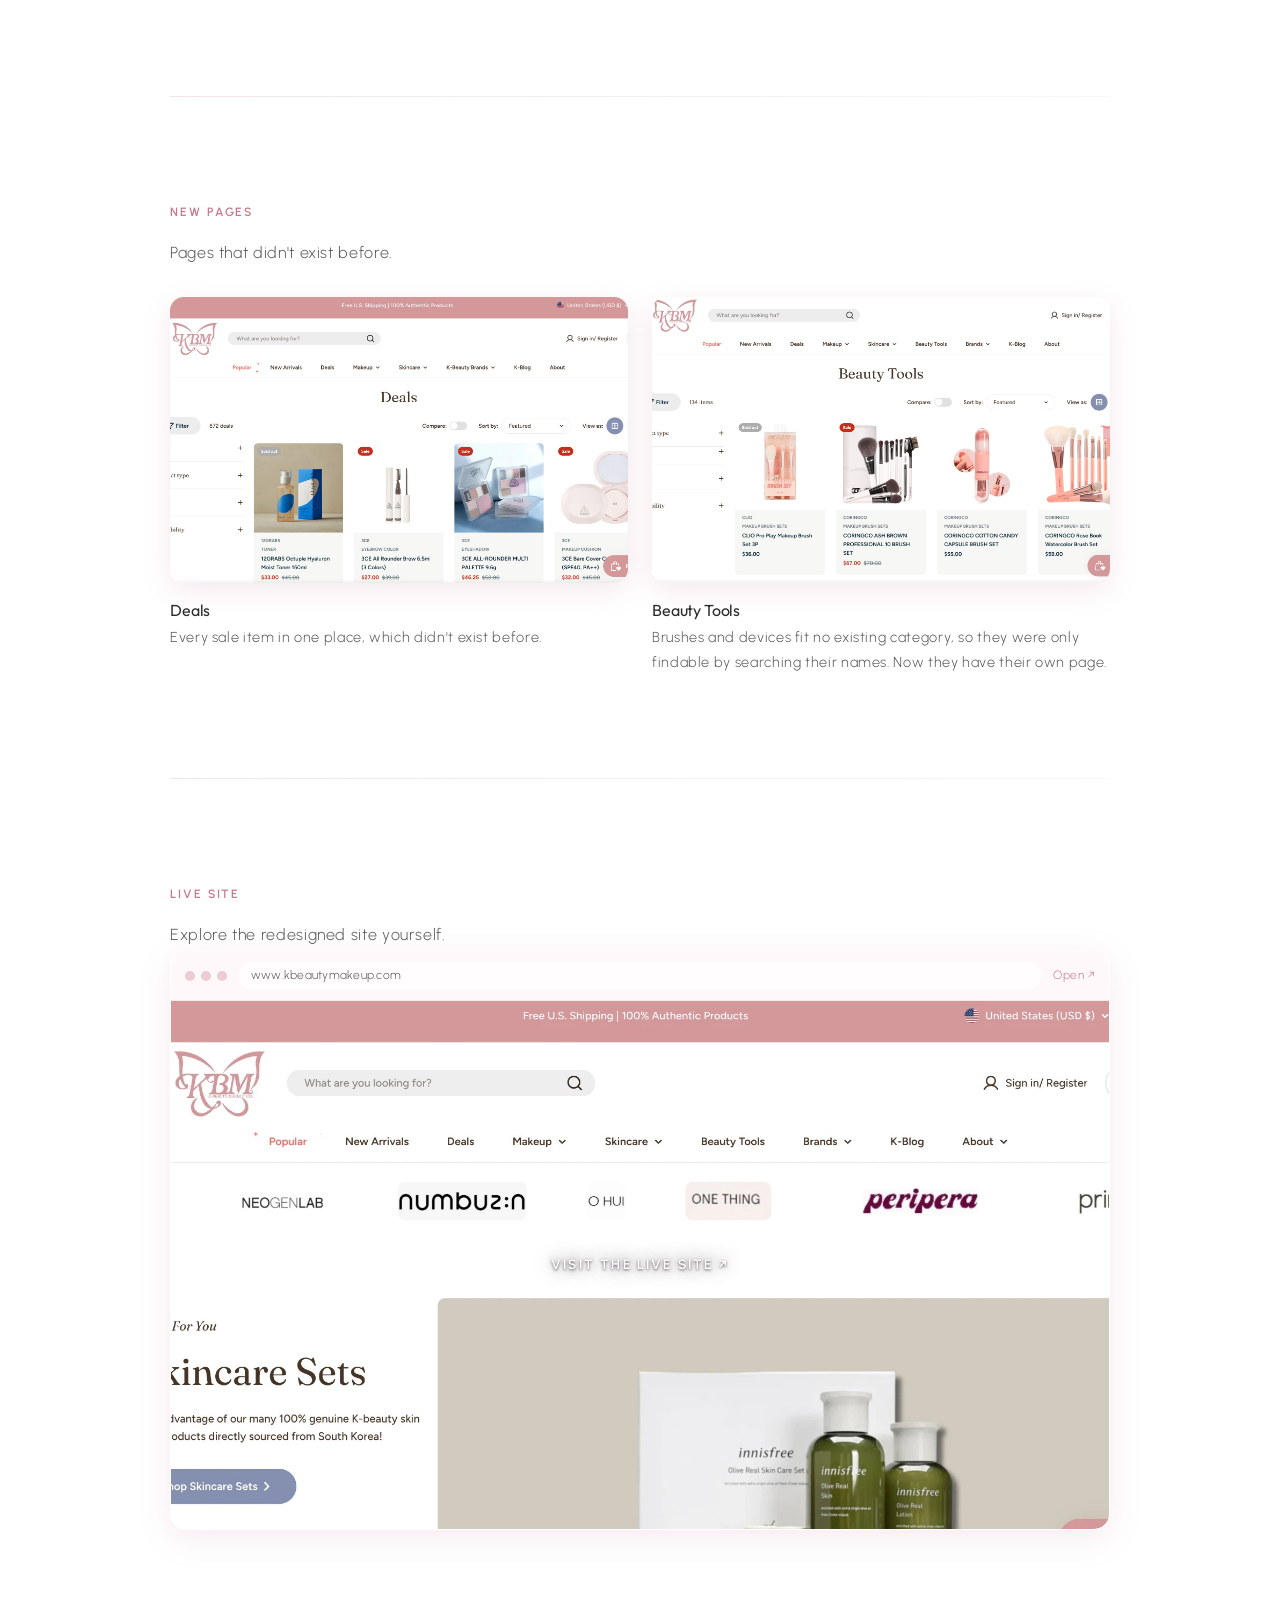
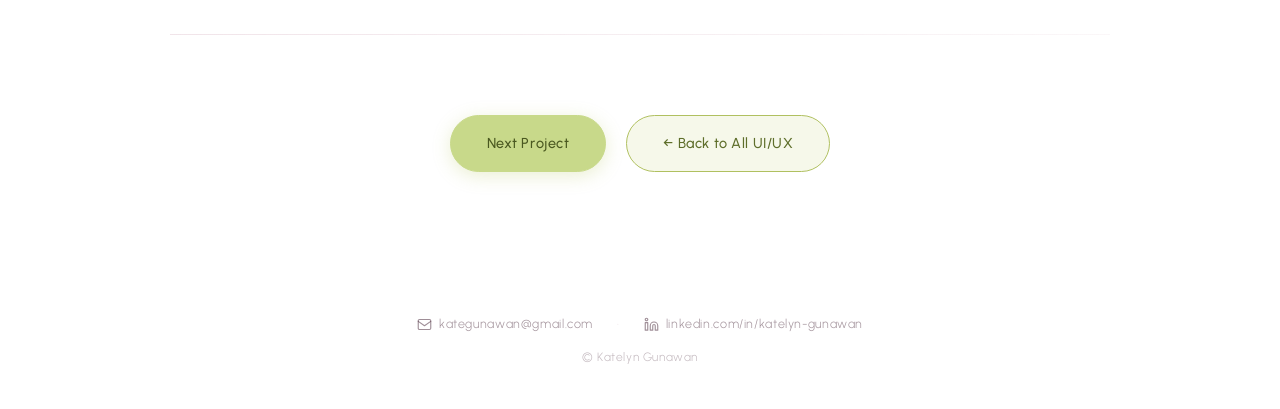
<file: kbeautymakeup.html>
<!DOCTYPE html>
<html lang="en">
<head>
  <script src="localmedia.js"></script>
  <meta charset="UTF-8" />
  <meta name="viewport" content="width=device-width, initial-scale=1.0" />
  <title>K-Beauty Makeup — Katelyn Gunawan</title>
  <link rel="preconnect" href="https://fonts.googleapis.com" />
  <link rel="preconnect" href="https://fonts.gstatic.com" crossorigin />
  <link href="https://fonts.googleapis.com/css2?family=Urbanist:wght@300;400;500;600;700&display=swap" rel="stylesheet" />
  <style>
    *, *::before, *::after { box-sizing: border-box; margin: 0; padding: 0; }
    :root {
      --text-dark: #2c2c2c;
      --text-mid: #555;
      --green-btn: #7a9e6e;
      --accent: #c47a8a;
      --section-gap: 80px;
    }
    html { scroll-behavior: smooth; }
    body {
      font-family: 'Urbanist', sans-serif;
      font-weight: 300;
      color: var(--text-dark);
      min-height: 100vh;
      overflow-x: hidden;
      letter-spacing: 0.04em;
      line-height: 1.9;
    }
    #bg-canvas {
      position: fixed; inset: 0;
      width: 100%; height: 100%;
      z-index: -1; pointer-events: none;
    }

    /* ── NAV ── */
    nav {
      position: fixed; top: 0; left: 0; right: 0; z-index: 100;
      display: flex; justify-content: space-between; align-items: center;
      padding: 18px 80px;
    }
    .nav-logo {
      display: flex; align-items: center; gap: 10px;
      text-decoration: none;
      background: linear-gradient(110deg, rgba(252,210,225,0.55) 0%, rgba(255,243,210,0.45) 100%);
      backdrop-filter: blur(18px) saturate(1.4);
      -webkit-backdrop-filter: blur(18px) saturate(1.4);
      border: 1px solid rgba(255,255,255,0.70);
      border-radius: 100px;
      padding: 4px 16px 4px 6px;
      box-shadow: 0 4px 24px rgba(240,160,185,0.18), 0 1px 8px rgba(240,180,170,0.12),
                  0 0 0 1px rgba(255,255,255,0.25) inset;
    }
    .nav-logo img {
      height: 46px; width: 46px;
      object-fit: contain; object-position: center;
      display: block; flex-shrink: 0;
      transition: transform 0.3s ease;
    }
    .nav-logo span {
      font-family: 'Urbanist', sans-serif;
      font-size: 1.05rem; font-weight: 400;
      color: var(--text-dark); letter-spacing: 0.04em;
      transition: color 0.3s ease;
    }
    .nav-logo:hover img { transform: scale(1.15); }
    .nav-logo:hover span { color: #7a9e6e; }
    .nav-pills {
      display: flex; list-style: none;
      background: linear-gradient(110deg, rgba(252,210,225,0.55) 0%, rgba(255,243,210,0.45) 100%);
      backdrop-filter: blur(18px) saturate(1.4);
      -webkit-backdrop-filter: blur(18px) saturate(1.4);
      border: 1px solid rgba(255,255,255,0.70);
      border-radius: 100px; padding: 5px;
      box-shadow: 0 4px 24px rgba(240,160,185,0.18), 0 1px 8px rgba(240,180,170,0.12),
                  0 0 0 1px rgba(255,255,255,0.25) inset;
    }
    .nav-pills li a {
      display: block; padding: 8px 20px; border-radius: 100px;
      font-size: 0.83rem; font-weight: 400; color: var(--text-dark);
      text-decoration: none; white-space: nowrap; letter-spacing: 0.03em;
      transition: background 0.2s;
    }
    .nav-pills li a.active,
    .nav-pills li a:hover {
      background: rgba(255,248,251,0.9); box-shadow: 0 2px 12px rgba(0,0,0,0.08);
    }

    /* ── PAGE WRAPPER ── */
    .page { max-width: 1100px; margin: 0 auto; padding: 0 80px 100px; }

    /* ── HERO ── */
    .hero {
      min-height: 52vh; display: flex; align-items: center;
      padding-top: 110px; gap: 60px;
    }
    .hero-left { flex: 1; }
    .hero-eyebrow {
      font-size: 0.9rem; font-weight: 300; color: var(--text-mid);
      text-transform: uppercase; letter-spacing: 0.12em; margin-bottom: 10px;
    }
    .hero-title {
      font-size: clamp(3rem, 6vw, 5rem); font-weight: 700;
      color: var(--text-dark); line-height: 1.05; margin-bottom: 10px;
    }
    .hero-subtitle {
      font-size: 1rem; color: var(--text-mid); font-weight: 300; letter-spacing: 0.06em;
    }
    .hero-right {
      flex: 0 0 320px;                        /* ← HERO MOCKUP WIDTH (container) */
      display: flex; justify-content: flex-end;
    }
    .hero-mockup {
      width: 300px;                            /* ← HERO MOCKUP WIDTH (image itself) */
      border-radius: 28px;
      overflow: hidden;
      box-shadow: 0 16px 48px rgba(180,120,150,0.22);
    }
    .hero-mockup img {
      width: 100%; display: block;
    }

    /* ── SHARED ── */
    section { margin-bottom: var(--section-gap); }
    .section-label {
      font-size: 0.75rem; font-weight: 600; letter-spacing: 0.16em;
      text-transform: uppercase; color: var(--accent); margin-bottom: 14px;
    }
    .body-text {
      font-size: 1rem; color: var(--text-mid); font-weight: 300;
      line-height: 1.9; letter-spacing: 0.04em;
    }
    .divider {
      width: 100%; height: 1px;
      background: linear-gradient(90deg, rgba(200,150,170,0.25), rgba(200,150,170,0.08));
      margin-bottom: var(--section-gap);
    }
    .glass-card {
      background: linear-gradient(135deg, rgba(255,255,255,0.72) 0%, rgba(252,240,245,0.25) 100%);
      backdrop-filter: blur(10px); -webkit-backdrop-filter: blur(10px);
      border: 1px solid rgba(255,255,255,0.75); border-radius: 20px;
      padding: 24px;
      box-shadow: 0 8px 32px rgba(210,140,170,0.15), 0 2px 8px rgba(200,120,155,0.06);
    }
    .caption {
      font-size: 0.8rem; color: var(--text-mid); text-align: center;
      font-weight: 300; letter-spacing: 0.05em; margin-top: 10px;
    }

    /* ── PROBLEM / SOLUTION 2-COL ── */
    .ps-grid { display: grid; grid-template-columns: 1fr 1fr; gap: 20px; margin-top: 28px; }
    .ps-card { border-radius: 16px; padding: 28px 32px; }
    .ps-card {
      background: linear-gradient(135deg, rgba(255,255,255,0.65), rgba(252,235,245,0.30));
      border: 1px solid rgba(255,255,255,0.75);
      box-shadow: 0 4px 20px rgba(210,140,170,0.12);
    }
    .ps-label {
      font-size: 0.72rem; font-weight: 600; letter-spacing: 0.14em;
      text-transform: uppercase; margin-bottom: 10px;
      color: var(--accent);
    }
    .ps-text { font-size: 0.95rem; color: var(--text-mid); font-weight: 300; line-height: 1.8; }

    /* ── SINGLE FULL-WIDTH IMAGE ── */
    .full-img-card {
      margin-top: 28px;
      display: flex; justify-content: center;  /* centers the smaller image */
    }
    .full-img-card img {
      width: 60%;                               /* ← LO-FI IMAGE SIZE (% of content area) */
      display: block; border-radius: 14px;
    }

    /* ── MIDFI: full width image ── */
    .midfi-wrap {
      margin-top: 28px;
    }
    .midfi-wrap img {
      width: 100%; display: block; border-radius: 14px;
    }

    /* ── HI-FI GROUPS ── */
    .hifi-group { margin-top: 28px; }
    .hifi-group + .hifi-group { margin-top: 52px; }

    /* 3-col row: side phones smaller, center video larger */
    .phone-row-3 {
      display: grid;
      grid-template-columns: 0.8fr 1fr 0.8fr; /* ← SIDE vs CENTER SIZE RATIO */
      gap: 20px;
      align-items: center;
      max-width: 82%;        /* ← PHONE ROW OVERALL SIZE */
      margin-left: auto;
      margin-right: auto;
    }
    .phone-item {
      display: flex;
      flex-direction: column;
    }
    .hifi-group { margin-top: 28px; }
    .hifi-group + .hifi-group { margin-top: 90px; } /* ← GAP BETWEEN ROWS */
    .phone-card {
      background: linear-gradient(135deg, rgba(255,255,255,0.72) 0%, rgba(252,240,245,0.25) 100%);
      backdrop-filter: blur(10px); -webkit-backdrop-filter: blur(10px);
      border: 1px solid rgba(255,255,255,0.75); border-radius: 20px;
      padding: 14px;
      box-shadow: 0 8px 32px rgba(210,140,170,0.15), 0 2px 8px rgba(200,120,155,0.06);
      overflow: hidden;
    }
    .phone-card img {
      width: 100%;
      display: block;
      border-radius: 10px;
      /* natural aspect ratio ~253x518 ≈ 9:18.4 */
    }
    .phone-card video {
      width: 100%;
      display: block;
      border-radius: 10px;
      /* videos should match same portrait aspect ratio */
      aspect-ratio: 9 / 18.4;
      object-fit: cover;
      background: #1a1a1a;
    }

    .hifi-row-caption {
      margin-top: 20px;
      text-align: center;
      font-size: 0.95rem;
      font-weight: 400;
      color: var(--accent);
      letter-spacing: 0.06em;
    }

    /* ── LIFESTYLE PHOTOS ── */
    .lifestyle-row { display: grid; grid-template-columns: 1fr 1fr; gap: 24px; margin-top: 28px; }
    .lifestyle-row img {
      width: 100%; display: block; border-radius: 20px;
      box-shadow: 0 8px 28px rgba(180,120,150,0.18);
    }

    /* ── CTAs ── */
    .cta-wrap { display: flex; justify-content: center; gap: 20px; margin-top: 60px; flex-wrap: wrap; }
    .btn-cta {
      display: inline-block; padding: 14px 36px;
      background: var(--green-btn); color: #fff;
      border-radius: 100px; font-size: 0.9rem; font-weight: 500;
      letter-spacing: 0.04em; text-decoration: none;
      transition: background 0.2s, transform 0.2s;
      box-shadow: 0 4px 20px rgba(122,158,110,0.3);
    }
    .btn-cta:hover { background: #6a8e5e; transform: translateY(-2px); }
    .btn-outline {
      display: inline-block; padding: 14px 36px;
      border: 2px solid var(--green-btn); color: var(--green-btn);
      border-radius: 100px; font-size: 0.9rem; font-weight: 500;
      letter-spacing: 0.04em; text-decoration: none;
      transition: background 0.2s, color 0.2s;
      background: transparent;
    }
    .btn-outline:hover { background: var(--green-btn); color: #fff; }

    footer {
      text-align: center; padding: 40px;
      font-size: 0.78rem; color: rgba(80,50,65,0.45); letter-spacing: 0.05em;
    }

    @media (max-width: 800px) {
      .page { padding: 0 24px 80px; }
      nav { padding: 14px 20px; }
      .hero { flex-direction: column; padding-top: 90px; }
      .ps-grid, .phone-row-3, .lifestyle-row { grid-template-columns: 1fr; }
    }

    /* ── HAMBURGER MENU ── */
    .hamburger {
      display: none;
      flex-direction: column;
      justify-content: center;
      gap: 5px;
      width: 38px; height: 38px;
      background: linear-gradient(110deg, rgba(252,210,225,0.55) 0%, rgba(255,243,210,0.45) 100%);
      backdrop-filter: blur(18px) saturate(1.4);
      -webkit-backdrop-filter: blur(18px) saturate(1.4);
      border: 1px solid rgba(255,255,255,0.70);
      border-radius: 50%;
      padding: 9px;
      cursor: pointer;
      box-shadow: 0 4px 24px rgba(240,160,185,0.18), 0 0 0 1px rgba(255,255,255,0.25) inset;
      transition: box-shadow 0.2s;
    }
    .hamburger span {
      display: block; width: 100%; height: 1.5px;
      background: var(--text-dark); border-radius: 2px;
      transition: transform 0.3s ease, opacity 0.3s ease;
    }
    .hamburger.open span:nth-child(1) { transform: translateY(6.5px) rotate(45deg); }
    .hamburger.open span:nth-child(2) { opacity: 0; }
    .hamburger.open span:nth-child(3) { transform: translateY(-6.5px) rotate(-45deg); }
    .mobile-menu {
      display: none;
      position: fixed;
      top: 70px; left: 16px; right: 16px;
      z-index: 99;
      background: linear-gradient(135deg, rgba(252,210,225,0.45) 0%, rgba(255,243,210,0.38) 100%);
      backdrop-filter: blur(24px) saturate(1.5);
      -webkit-backdrop-filter: blur(24px) saturate(1.5);
      border: 1px solid rgba(255,255,255,0.70);
      border-radius: 20px;
      padding: 8px;
      box-shadow: 0 8px 32px rgba(210,140,170,0.18), 0 2px 8px rgba(200,120,155,0.10),
                  0 0 0 1px rgba(255,255,255,0.25) inset;
      flex-direction: column; gap: 3px;
      animation: menuIn 0.25s cubic-bezier(0.22,1,0.36,1);
    }
    .mobile-menu.open { display: flex; }
    @keyframes menuIn {
      from { opacity: 0; transform: translateY(-10px) scale(0.97); }
      to   { opacity: 1; transform: translateY(0) scale(1); }
    }
    .mobile-menu a {
      display: block; padding: 12px 18px;
      border-radius: 14px;
      font-size: 0.9rem; font-weight: 400;
      color: var(--text-dark); text-decoration: none;
      letter-spacing: 0.03em;
      transition: background 0.2s;
    }
    .mobile-menu a:hover, .mobile-menu a.active {
      background: rgba(255,248,251,0.85);
    }
    @media (max-width: 768px) {
      .hamburger { display: flex; }
      .nav-pills  { display: none; }
      nav { padding: 16px 20px; }
      nav .nav-logo { padding: 5px !important; }
      nav     .nav-logo img {
      height: 46px; width: 46px;
      object-fit: contain; object-position: center;
      display: block; flex-shrink: 0;
      transition: transform 0.3s ease;
    }
      nav .nav-logo span { display: none !important; }
    }
    @media (max-width: 480px) {
      nav .nav-logo img { height: 38px !important; width: 38px !important; }
    }

    /* ══ FADS CASE STUDY ADDITIONS ══ */



    /* ── BEFORE / AFTER SLIDER ── */
    .ba { position: relative; border-radius: 14px; overflow: hidden; margin-top: 8px; }
    .ba .ba-img { aspect-ratio: 16 / 9; width: 100%; border-radius: 0; }
    .ba img.ba-img { display: block; object-fit: cover; }
    .ba-before { position: absolute; inset: 0; clip-path: inset(0 calc(100% - var(--pos)) 0 0); }
    .ba-before .ph { background: rgba(205, 200, 203, 0.95); }
    .ba-line {
      position: absolute; top: 0; bottom: 0; left: var(--pos); width: 2px; margin-left: -1px;
      background: #fff; box-shadow: 0 0 8px rgba(0,0,0,0.25); pointer-events: none;
    }
    .ba-line::after {
      content: "‹ ›"; position: absolute; top: 50%; left: 50%; transform: translate(-50%, -50%);
      width: 38px; height: 38px; border-radius: 50%; color: var(--accent);
      background: rgba(255,255,255,0.72); border: 1px solid rgba(255,255,255,0.85);
      backdrop-filter: blur(8px); -webkit-backdrop-filter: blur(8px);
      display: flex; align-items: center; justify-content: center; font-size: 0.9rem; letter-spacing: 0.1em;
      box-shadow: 0 2px 10px rgba(0,0,0,0.2);
    }
    .ba-range { position: absolute; inset: 0; width: 100%; height: 100%; opacity: 0; cursor: ew-resize; margin: 0; }
    .change-list { margin: 18px 0 0 20px; color: var(--text-mid); font-size: 0.92rem; line-height: 1.9; }
    .nav-compare { display: grid; grid-template-columns: 1fr 1fr; gap: 20px; margin-top: 8px; }
    .nav-box { display: flex; align-items: center; justify-content: center; gap: 10px; aspect-ratio: 4 / 3; padding: 20px; border-radius: 14px; background: rgba(255,255,255,0.55); box-shadow: 0 8px 28px rgba(210,140,170,0.2); }
    .nav-box img { height: 100%; width: auto; max-width: 44%; object-fit: contain; border-radius: 10px; display: block; }
    .nav-arrow { font-size: 1.2rem; opacity: 0.5; }
    @media (max-width: 800px) { .nav-compare { grid-template-columns: 1fr; } }
    .three-col { display: grid; grid-template-columns: repeat(3, 1fr); gap: 20px; margin-top: 8px; }
    .ph-phone { aspect-ratio: 9 / 19; width: 100%; }
    @media (max-width: 800px) { .three-col { grid-template-columns: 1fr; } }


    .ba img.ba-img { width: 100%; aspect-ratio: 16 / 9; object-fit: cover; object-position: top; display: block; background: #fff; }
    .ba + .caption { margin-bottom: 72px; }
    .ba-tag {
      position: absolute; top: 12px; font-size: 0.68rem; font-weight: 600; letter-spacing: 0.14em; text-transform: uppercase;
      color: #fff; background: rgba(40,20,30,0.55); padding: 3px 10px; border-radius: 100px; pointer-events: none;
    }
    .ba-tag-b { left: 12px; } .ba-tag-a { right: 12px; }
    .hero-shot, .wide-shot, .clip-shot, .phone-shot {
      width: 100%; display: block; border-radius: 14px; box-shadow: 0 8px 28px rgba(210,140,170,0.2);
    }
    .wide-shot { margin-top: 8px; }
    .sub-text { margin-top: 36px; }
    .clip-shot { aspect-ratio: 16 / 10; object-fit: cover; object-position: top; }


    .site-card { display: block; text-decoration: none; border-radius: 16px; overflow: hidden;
      border: 1px solid rgba(255,255,255,0.8); box-shadow: 0 8px 32px rgba(210,140,170,0.18); transition: transform 0.25s, box-shadow 0.25s; }
    .site-card:hover { transform: translateY(-3px); box-shadow: 0 14px 40px rgba(210,140,170,0.28); }
    .site-card-view { position: relative; aspect-ratio: 16 / 9; overflow: hidden; background: #fff; }
    .site-card-view img { width: 100%; height: 100%; object-fit: cover; object-position: top; display: block; transition: transform 0.5s; }
    .site-card:hover .site-card-view img { transform: scale(1.03); }
    .site-card-cta { position: absolute; inset: 0; display: flex; align-items: center; justify-content: center;
      font-size: 0.85rem; font-weight: 600; letter-spacing: 0.16em; text-transform: uppercase; color: #fff;
      text-shadow: 0 1px 3px rgba(40,20,30,0.75), 0 0 14px rgba(40,20,30,0.55), 0 0 28px rgba(40,20,30,0.35); }


    .ba-with-side { display: grid; grid-template-columns: 1fr 200px; gap: 20px; align-items: center; }
    .side-shot { margin: 0; }
    .side-shot img { width: 100%; display: block; border-radius: 12px; border: 1px solid rgba(210,140,170,0.25); box-shadow: 0 6px 20px rgba(210,140,170,0.18); }
    .side-shot figcaption { margin-top: 10px; text-align: center; font-size: 0.82rem; color: var(--accent); letter-spacing: 0.05em; }
    @media (max-width: 800px) { .ba-with-side { grid-template-columns: 1fr; } .side-shot { max-width: 220px; margin: 0 auto; } }

    /* spacing + key changes intro */
    .kc-intro { text-align: left; margin: 8px 0 56px; }
    .kc-title { font-family: 'Outfit', sans-serif; font-weight: 400; font-size: clamp(1.9rem, 3.4vw, 2.6rem); color: var(--text-dark); line-height: 1.2; }
    .kc-sub { margin-top: 12px; display: inline-flex; align-items: center; gap: 8px; padding: 8px 18px; border-radius: 999px;
      background: linear-gradient(135deg, rgba(255,255,255,0.65), rgba(252,235,245,0.30));
      border: 1px solid rgba(255,255,255,0.75); box-shadow: 0 4px 20px rgba(210,140,170,0.12); color: var(--text-mid); font-size: 0.9rem; letter-spacing: 0.03em; }
    .kc-sub::before { content: "\2194"; font-size: 1rem; }
    .walk { margin-top: 112px !important; }
    .kc-intro + .walk { margin-top: 0 !important; }
    .walk .body-text { margin-bottom: 28px; }
    .caption { margin-bottom: 56px; }
    .ba + .ba, .ba-with-side + .ba, .ba + .ba-with-side { margin-top: 56px; }
    section { padding-top: 24px; padding-bottom: 24px; }

    .divider-tight { margin-top: 40px !important; margin-bottom: 40px !important; }
    .kc-section { padding-top: 0 !important; }
    .kc-section .kc-intro { margin-top: 0; }

    /* in-progress labels */
    .wip-tag {
      font-size: 0.66rem; font-weight: 600; letter-spacing: 0.12em; text-transform: uppercase;
      color: #8a5a2a; background: rgba(250,226,190,0.8); border: 1px solid rgba(220,170,110,0.5);
      border-radius: 100px; padding: 2px 10px; align-self: center;
    }
    .wip-note { font-size: 0.85rem; font-style: italic; color: var(--text-mid); margin: -12px 0 16px; }

    /* ── LIVE SITE EMBEDS (interactive browser windows) ── */
    .site-embed {
      border-radius: 16px; overflow: hidden;
      border: 1px solid rgba(255,255,255,0.8);
      background: rgba(255,255,255,0.6);
      box-shadow: 0 8px 32px rgba(210,140,170,0.18);
    }
    .embed-bar {
      display: flex; align-items: center; gap: 12px; padding: 10px 14px;
      background: rgba(255,248,251,0.9); border-bottom: 1px solid rgba(210,140,170,0.15);
    }
    .embed-bar .dots { display: flex; gap: 6px; }
    .embed-bar .dots i { width: 10px; height: 10px; border-radius: 50%; background: rgba(196,122,138,0.35); display: block; }
    .embed-url {
      flex: 1; font-size: 0.75rem; color: var(--text-mid); letter-spacing: 0.02em;
      background: rgba(255,255,255,0.8); border-radius: 100px; padding: 3px 12px;
      white-space: nowrap; overflow: hidden; text-overflow: ellipsis;
    }
    .embed-open { font-size: 0.75rem; color: var(--accent); text-decoration: none; white-space: nowrap; }
    .embed-open:hover { text-decoration: underline; }
    .embed-view { position: relative; aspect-ratio: 16 / 10; overflow: hidden; background: #fff; }
    .embed-view iframe {
      position: absolute; top: 0; left: 0; border: 0;
      width: 1440px; height: 900px; transform-origin: 0 0;
    }
    .embed-cover {
      position: absolute; inset: 0; border: 0; cursor: pointer; padding: 0;
      background: transparent;
      display: flex; align-items: center; justify-content: center;
      font-family: inherit;
    }
    .embed-cover span {
      font-size: 0.85rem; font-weight: 600; letter-spacing: 0.16em; text-transform: uppercase;
      color: #fff;
      text-shadow: 0 1px 3px rgba(40,20,30,0.75), 0 0 14px rgba(40,20,30,0.55), 0 0 28px rgba(40,20,30,0.35);
      transition: transform 0.2s, letter-spacing 0.2s;
    }
    .embed-cover:hover span, .embed-cover:focus-visible span { transform: scale(1.05); }
    .site-embed.active .embed-cover { display: none; }


    /* placeholders: swap each .ph for an <img> or <video> later */
    .ph {
      display: flex; align-items: center; justify-content: center; flex-direction: column; gap: 6px;
      background: rgba(225, 222, 224, 0.75);
      border: 1px dashed rgba(140, 130, 135, 0.45);
      border-radius: 14px;
      color: rgba(80, 70, 75, 0.65);
      font-size: 0.8rem; letter-spacing: 0.08em; text-transform: uppercase; text-align: center;
      padding: 16px;
    }
    .ph small { text-transform: none; letter-spacing: 0.02em; font-size: 0.78rem; opacity: 0.8; }
    .ph-hero  { aspect-ratio: 16 / 10; width: 100%; }
    .ph-wide  { aspect-ratio: 16 / 9; width: 100%; }
    .ph-half  { aspect-ratio: 4 / 3; width: 100%; }
    .ph-clip  { aspect-ratio: 16 / 10; width: 100%; }

    /* project meta row under hero */
    .meta-row { display: flex; flex-wrap: wrap; gap: 20px 64px; margin-top: 36px; }
    .meta-label {
      font-size: 0.7rem; font-weight: 600; letter-spacing: 0.14em; text-transform: uppercase;
      color: var(--accent); margin-bottom: 4px;
    }
    .meta-text { font-size: 0.92rem; color: var(--text-mid); line-height: 1.6; }
    .meta-text a { color: var(--text-dark); text-decoration: underline; text-underline-offset: 3px; }

    /* goals: 3 glass cards */
    .goal-grid { display: grid; grid-template-columns: repeat(3, 1fr); gap: 20px; margin-top: 28px; }
    .goal-num {
      font-size: 0.72rem; font-weight: 600; letter-spacing: 0.14em; color: var(--accent); margin-bottom: 8px;
    }
    .goal-title { font-size: 1.05rem; font-weight: 500; color: var(--text-dark); margin-bottom: 6px; line-height: 1.4; }

    /* small process section: 2 images side by side */
    .two-col { display: grid; grid-template-columns: 1fr 1fr; gap: 20px; margin-top: 28px; }
    .caption {
      margin-top: 12px; text-align: center; font-size: 0.88rem; color: var(--accent); letter-spacing: 0.05em;
    }

    /* final product walkthrough blocks */
    .walk { margin-top: 56px; }
    .walk:first-of-type { margin-top: 32px; }
    .walk-head { display: flex; align-items: baseline; gap: 14px; margin-bottom: 6px; }
    .walk-num { font-size: 0.75rem; font-weight: 600; letter-spacing: 0.14em; color: var(--accent); }
    .walk-title { font-size: 1.35rem; font-weight: 500; color: var(--text-dark); line-height: 1.3; }
    .walk .body-text { margin-bottom: 20px; }

    /* interaction clips grid */
    .clip-grid { display: grid; grid-template-columns: repeat(2, 1fr); gap: 24px; margin-top: 28px; }
    .clip-title { margin-top: 12px; font-size: 1rem; font-weight: 500; color: var(--text-dark); }
    .clip-text { font-size: 0.9rem; color: var(--text-mid); line-height: 1.7; }

    @media (max-width: 800px) {
      .meta-row { gap: 16px 40px; }
      .goal-grid, .two-col, .clip-grid { grid-template-columns: 1fr; }
    }
  </style>
  <style>
    /* ── HOME-GREEN BUTTONS: match the homepage "View" buttons ── */
    .btn-cta {
      background: #c8d98a !important; color: #4a5820 !important;
      border: 1.5px solid #c8d98a !important; box-shadow: 0 4px 18px rgba(176,192,80,0.25) !important;
    }
    .btn-cta:hover { background: #bccd78 !important; border-color: #bccd78 !important; color: #4a5820 !important; }
    .btn-outline {
      background: rgba(176,192,80,0.12) !important; color: #5e6e2a !important;
      border: 1.5px solid #b0c060 !important;
    }
    .btn-outline:hover { background: #c8d98a !important; color: #4a5820 !important; border-color: #c8d98a !important; }
  </style>
  <link href="https://fonts.googleapis.com/css2?family=Outfit:wght@300;400;500&display=swap" rel="stylesheet" />
  <style>
    /* ── SITE HEADINGS: Outfit (matches home) ── */
    h1, h2, h3, .hero-title, .card-title, .walk-title, .goal-title, .clip-title, .kc-title, .zine-heading, .overlay-title {
      font-family: 'Outfit', sans-serif !important; font-weight: 400 !important; letter-spacing: -0.01em;
    }
    .hero-eyebrow, .nav-logo span { font-family: 'Outfit', sans-serif !important; font-weight: 300 !important; }
  </style>
  <style>
    /* ── LIVE SITE HERO: big linked browser frame with slow auto-scroll ── */
    .hero-right { flex: 0 0 460px; display: block; }
    @media (max-width: 900px) { .hero-right { flex: none; width: 100%; } }
    .live-hero { display: block; text-decoration: none; border-radius: 18px; overflow: hidden;
      background: rgba(255,255,255,0.7); border: 1px solid rgba(255,255,255,0.85);
      box-shadow: 0 16px 48px rgba(180,120,150,0.22); transition: transform .35s ease, box-shadow .35s ease; }
    .live-hero:hover { transform: translateY(-4px); box-shadow: 0 22px 60px rgba(180,120,150,0.3); }
    .live-bar { display: flex; align-items: center; gap: 12px; padding: 10px 16px; background: rgba(255,255,255,0.8); }
    .live-bar .dots { display: flex; gap: 6px; } .live-bar .dots i { width: 10px; height: 10px; border-radius: 50%; background: #e4d6dc; display: block; }
    .live-url { flex: 1; font-size: 0.8rem; color: var(--text-mid); background: rgba(240,232,236,0.7); border-radius: 999px; padding: 5px 14px; }
    .live-dot { width: 7px; height: 7px; border-radius: 50%; background: #8fbf5a; display: inline-block; margin-right: 8px; box-shadow: 0 0 0 0 rgba(143,191,90,.6); animation: livePulse 2s infinite; }
    @keyframes livePulse { 70% { box-shadow: 0 0 0 7px rgba(143,191,90,0); } 100% { box-shadow: 0 0 0 0 rgba(143,191,90,0); } }
    .live-open { font-size: 0.78rem; font-weight: 600; letter-spacing: .04em; color: #4a5820; background: #c8d98a; border-radius: 999px; padding: 6px 14px; white-space: nowrap; }
    .live-view { position: relative; aspect-ratio: 16 / 10; overflow: hidden; container-type: size; }
    .live-view img { width: 100%; display: block; animation: livePan 38s ease-in-out infinite alternate; }
    .live-hero:hover .live-view img { animation-play-state: paused; }
    @keyframes livePan { 0%, 8% { transform: translateY(0); } 92%, 100% { transform: translateY(calc(-100% + 100cqh)); } }
    @media (prefers-reduced-motion: reduce) { .live-view img { animation: none; } }
    
    /* ── KEY CHANGES hierarchy ── */
    .kc-section .walk { margin-top: 72px !important; padding-top: 72px; border-top: 1px solid rgba(210,140,170,0.22); }
    .kc-section .kc-intro + .walk { margin-top: 0 !important; padding-top: 0; border-top: 0; }
    .kc-section .walk-head { align-items: center; gap: 14px; margin-bottom: 12px; }
    .kc-section .walk-num { font-size: 0.78rem; padding: 5px 11px; border-radius: 999px; background: rgba(234,151,169,0.16); }
    .kc-section .walk-title { font-family: 'Outfit', sans-serif; font-weight: 400; font-size: clamp(1.5rem, 2.4vw, 1.85rem); }
    .kc-section .walk > .body-text { margin-bottom: 32px; }
    .kc-section .ba { max-width: 780px; margin-left: auto; margin-right: auto; }
    .kc-section .ba-with-side { max-width: 900px; margin-left: auto; margin-right: auto; margin-bottom: 88px; }
    .kc-section .ba-with-side .caption { margin-bottom: 0 !important; }
    .kc-section .kc-insight { margin-top: 10px; margin-bottom: 14px; }
    .kc-section .ba-with-side + .ba { margin-top: 0 !important; }
    .kc-section .ba + .ba, .kc-section .caption + .ba, .kc-section .caption + .ba-with-side { margin-top: 0 !important; }
    .kc-section .caption { text-align: center; font-size: 0.85rem; letter-spacing: 0.02em; margin-top: 14px; margin-bottom: 88px !important; }
    .kc-section .walk > :last-child, .kc-section .walk > :last-child .caption { margin-bottom: 0 !important; }
  </style>
  <link rel="stylesheet" href="gleam.css" />
</head>
<body>
<canvas id="bg-canvas"></canvas>

<nav>
  <a class="nav-logo" href="index.html">
    <img src="logo.png" alt="Katelyn Gunawan logo" />
    <span>Katelyn Gunawan</span>
  </a>
  <ul class="nav-pills" id="navPills">
      <li><a href="uiux.html" class="active">UI/UX</a></li>
      <li><a href="motiongraphics.html">Motion Graphics</a></li>
      <li><a href="graphicdesigns.html">Graphic Design</a></li>
      <li><a href="contact.html">Contact</a></li>
    </ul>
      <!-- hamburger — mobile only -->
  <button class="hamburger" id="hamburger" aria-label="Menu">
    <span></span><span></span><span></span>
  </button>
</nav>
<div class="mobile-menu" id="mobileMenu">
  <a href="uiux.html" class="active">UI/UX</a>
  <a href="motiongraphics.html">Motion Graphics</a>
  <a href="graphicdesigns.html">Graphic Design</a>
  <a href="contact.html">Contact</a>
</div>

<div class="page">

  <!-- HERO -->
  <div class="hero">
    <div class="hero-left">
      <p class="hero-eyebrow">Case Study</p>
      <h1 class="hero-title">K-Beauty Makeup</h1>
      <p class="hero-subtitle">Redesigning a beauty store so shoppers find what they want</p>
    </div>
    <div class="hero-right">
      <a class="live-hero" href="https://www.kbeautymakeup.com/" target="_blank" rel="noopener" aria-label="Open the live K-Beauty Makeup website">
        <div class="live-bar"><span class="dots"><i></i><i></i><i></i></span><span class="live-url"><span class="live-dot"></span>kbeautymakeup.com</span><span class="live-open">Visit ↗</span></div>
        <div class="live-view"><img src="hero/kb-scroll.jpg" alt="K-Beauty Makeup homepage" /></div>
      </a>
    </div>
  </div>

  <div class="meta-row">
    <div><p class="meta-label">Role</p><p class="meta-text">Web Designer + Developer</p></div>
    <div><p class="meta-label">Tools</p><p class="meta-text">Shopify, HTML, CSS, JavaScript</p></div>
  </div>

  <div class="divider"></div>

  <!-- OVERVIEW -->
  <section>
    <p class="section-label">Overview</p>
    <p class="body-text">
      K-Beauty Makeup is a Shopify store for Korean makeup and skincare. I renovated the site through its code with one big idea in mind: a store that feels fresh, modern, and effortless to shop. Clear navigation and a clean UI help shoppers find what they want faster, which makes for a better experience and more purchases for the business.
    </p>
    <div class="ps-grid">
      <div class="ps-card">
        <p class="ps-label">Problem</p>
        <p class="ps-text">The site felt dated and hard to navigate. When shoppers can't easily find products, they leave, and the business loses sales.</p>
      </div>
      <div class="ps-card">
        <p class="ps-label">Solution</p>
        <p class="ps-text">A clean, modern UI with intuitive navigation that creates a concise shopping experience, guiding shoppers from browsing to checkout and encouraging purchases.</p>
      </div>
    </div>
  </section>

  <div class="divider divider-tight"></div>

  <!-- KEY CHANGES -->
  <section class="kc-section">
    <div class="kc-intro">
      <h2 class="kc-title">Key Changes</h2>
      <p class="body-text kc-insight">Shoppers were getting lost before they ever reached a product, so every change shortens the path from landing to checkout.</p>
      <p class="kc-sub">Drag each slider to compare before and after</p>
    </div>

    <!-- 01 HEADER + NAVIGATION -->
    <div class="walk">
      <div class="walk-head"><span class="walk-num">01</span><h3 class="walk-title">Header + Navigation</h3></div>
      <p class="body-text">Two nav bars and uneven spacing split shoppers' attention. I merged them into one clear bar and tucked Why K-Beauty, About Us, and FAQ under a single About dropdown, so product categories come first.</p>
      <div class="ba-with-side">
        <div>
        <div class="ba" style="--pos:50%">
        <img class="ba-img" src="kbeauty/homepage-after.jpg" alt="Homepage, after" loading="lazy" />
        <div class="ba-before"><img class="ba-img" src="kbeauty/homepage-before.jpg" alt="Homepage, before" loading="lazy" /></div>
        <span class="ba-line"></span><span class="ba-tag ba-tag-b">Before</span><span class="ba-tag ba-tag-a">After</span>
        <input class="ba-range" type="range" min="0" max="100" value="50" aria-label="Compare before and after: Homepage" />
      </div>
        <p class="caption">Header + nav bar</p>
        </div>
        <figure class="side-shot"><img src="kbeauty/about-dropdown.jpg" alt="New About dropdown" loading="lazy" /><figcaption>New About dropdown</figcaption></figure>
      </div>
      <div class="ba" style="--pos:50%">
        <img class="ba-img" src="kbeauty/search-after.jpg" alt="Search bar, after" loading="lazy" />
        <div class="ba-before"><img class="ba-img" src="kbeauty/search-before.jpg" alt="Search bar, before" loading="lazy" /></div>
        <span class="ba-line"></span><span class="ba-tag ba-tag-b">Before</span><span class="ba-tag ba-tag-a">After</span>
        <input class="ba-range" type="range" min="0" max="100" value="50" aria-label="Compare before and after: Search bar" />
      </div>
      <p class="caption">Two search bars, now one</p>
    </div>

    <!-- 02 MOBILE -->
    <div class="walk">
      <div class="walk-head"><span class="walk-num">02</span><h3 class="walk-title">Mobile Navigation</h3></div>
      <p class="body-text">Tapping a category on mobile jumped straight to a page of subsections, with no way to see the whole category. I rebuilt the menu with dropdowns so shoppers can do both without losing their place.</p>
      <div class="nav-compare">
        <div>
          <div class="nav-box">
            <img src="kbeauty/mobile-nav-before.jpg" alt="Mobile nav, before" loading="lazy" />
            <span class="nav-arrow" aria-hidden="true">&rarr;</span>
            <img src="kbeauty/mobile-nav-sections-before.jpg" alt="Old mobile category page a category tap led to" loading="lazy" />
          </div>
          <p class="caption">Before: menu, then where a category tap took you</p>
        </div>
        <div>
          <div class="nav-box">
            <img src="kbeauty/mobile-nav-after.jpg" alt="Mobile nav, after" loading="lazy" />
          </div>
          <p class="caption">After</p>
        </div>
      </div>
    </div>

    <!-- 03 HOMEPAGE SECTIONS -->
    <div class="walk">
      <div class="walk-head"><span class="walk-num">03</span><h3 class="walk-title">Homepage Sections</h3></div>
      <p class="body-text">Shoppers had to click into products just to see prices, so prices and add-to-cart buttons are now visible right away, and Shop All leads to the new Deals page. The homepage also felt empty, so I added two sections to help shoppers discover more.</p>
      <div class="ba" style="--pos:50%">
        <img class="ba-img" src="kbeauty/sales-after.jpg" alt="Sales section, after" loading="lazy" />
        <div class="ba-before"><img class="ba-img" src="kbeauty/sales-before.jpg" alt="Sales section, before" loading="lazy" /></div>
        <span class="ba-line"></span><span class="ba-tag ba-tag-b">Before</span><span class="ba-tag ba-tag-a">After</span>
        <input class="ba-range" type="range" min="0" max="100" value="50" aria-label="Compare before and after: Sales section" />
      </div>
      <p class="caption">Sales section</p>
      <div class="two-col">
        <div><img class="clip-shot" src="kbeauty/trending-after.jpg" alt="New Trending Now section" loading="lazy" /><p class="clip-title">New: Trending Now</p><p class="clip-text">More featured products, so shoppers discover more.</p></div>
        <div><img class="clip-shot" src="kbeauty/brand-discoveries.jpg" alt="New Brand Discoveries section" loading="lazy" /><p class="clip-title">New: Brand Discoveries</p><p class="clip-text">Quick access to the store's most popular brands.</p></div>
      </div>
    </div>

    <!-- 04 BRAND + CONTENT PAGES -->
    <div class="walk">
      <div class="walk-head"><span class="walk-num">04</span><h3 class="walk-title">Brands</h3></div>
      <p class="body-text">The old Brands page was nearly empty, browsing meant scrolling a giant dropdown of every brand, and Popular/Vegan Brands led to product pages instead of brands. Since many shoppers come looking for a specific brand, there's now a dedicated Brands page with a searchable A–Z catalogue.</p>
      <div class="ba" style="--pos:50%">
        <img class="ba-img" src="kbeauty/brands-page-after.jpg" alt="Brands page, after" loading="lazy" />
        <div class="ba-before"><img class="ba-img" src="kbeauty/brand-page-before.jpg" alt="Brands page, before" loading="lazy" /></div>
        <span class="ba-line"></span><span class="ba-tag ba-tag-b">Before</span><span class="ba-tag ba-tag-a">After</span>
        <input class="ba-range" type="range" min="0" max="100" value="50" aria-label="Compare before and after: Brands page" />
      </div>
      <p class="caption">A nearly empty Brands page, now a dedicated hub for browsing brands</p>
      <div class="ba" style="--pos:50%">
        <img class="ba-img" src="kbeauty/all-brands-catalogue-after.jpg" alt="Browsing all brands, after" loading="lazy" />
        <div class="ba-before"><img class="ba-img" src="kbeauty/brands-dropdown-before.jpg" alt="Browsing all brands, before" loading="lazy" /></div>
        <span class="ba-line"></span><span class="ba-tag ba-tag-b">Before</span><span class="ba-tag ba-tag-a">After</span>
        <input class="ba-range" type="range" min="0" max="100" value="50" aria-label="Compare before and after: Browsing all brands" />
      </div>
      <p class="caption">No more scrolling a giant dropdown: every brand in a searchable A–Z catalogue</p>
      <div class="ba" style="--pos:50%">
        <img class="ba-img" src="kbeauty/popular-brands-after.jpg" alt="Popular and Vegan Brands, after" loading="lazy" />
        <div class="ba-before"><img class="ba-img" src="kbeauty/vegan-brands-before.jpg" alt="Popular and Vegan Brands, before" loading="lazy" /></div>
        <span class="ba-line"></span><span class="ba-tag ba-tag-b">Before</span><span class="ba-tag ba-tag-a">After</span>
        <input class="ba-range" type="range" min="0" max="100" value="50" aria-label="Compare before and after: Popular and Vegan Brands" />
      </div>
      <p class="caption">Popular + Vegan Brands now lead to brand catalogues, not product pages</p>
    </div>
  </section>

  <div class="divider"></div>

  <!-- NEW ADDITIONS -->
  <section>
    <p class="section-label">New Pages</p>
    <p class="body-text">Pages that didn't exist before.</p>
    <div class="clip-grid">
      <div><img class="clip-shot" src="kbeauty/deals-page.jpg" alt="Deals page" loading="lazy" /><p class="clip-title">Deals</p><p class="clip-text">Every sale item in one place, which didn't exist before.</p></div>
      <div><img class="clip-shot" src="kbeauty/beauty-tools-page.jpg" alt="Beauty Tools page" loading="lazy" /><p class="clip-title">Beauty Tools</p><p class="clip-text">Brushes and devices fit no existing category, so they were only findable by searching their names. Now they have their own page.</p></div>
    </div>
  </section>

  <div class="divider"></div>

  <!-- LIVE SITE -->
  <section>
    <p class="section-label">Live Site</p>
    <p class="body-text">Explore the redesigned site yourself.</p>
    <a class="site-card" href="https://www.kbeautymakeup.com/" target="_blank" rel="noopener">
      <div class="embed-bar"><span class="dots"><i></i><i></i><i></i></span><span class="embed-url">www.kbeautymakeup.com</span><span class="embed-open">Open ↗</span></div>
      <div class="site-card-view"><img src="kbeauty/homepage-after.jpg" alt="K-Beauty Makeup live site" loading="lazy" /><span class="site-card-cta">Visit the live site ↗</span></div>
    </a>
  </section>

  <div class="divider"></div>


  <!-- CTAs -->
  <div class="cta-wrap">
    <a href="pridentity.html" class="btn-cta">Next Project</a>
    <a href="uiux.html" class="btn-outline">← Back to All UI/UX</a>
  </div>

</div>

<footer>
  <div style="display:flex;align-items:center;justify-content:center;gap:24px;margin-bottom:10px;padding:0 40px;flex-wrap:wrap;">
    <a href="mailto:kategunawan@gmail.com" style="display:inline-flex;align-items:center;gap:7px;text-decoration:none;color:rgba(80,50,65,0.55);font-size:0.78rem;letter-spacing:0.05em;transition:color 0.2s;white-space:nowrap;" onmouseover="this.style.color='#c47a8a'" onmouseout="this.style.color='rgba(80,50,65,0.55)'">
      <svg width="15" height="15" viewBox="0 0 24 24" fill="none" stroke="currentColor" stroke-width="1.8" stroke-linecap="round" stroke-linejoin="round"><rect x="2" y="4" width="20" height="16" rx="2"/><path d="M2 7l10 7 10-7"/></svg>
      <span>kategunawan@gmail.com</span>
    </a>
    <span style="color:rgba(200,160,175,0.4);">·</span>
    <a href="https://www.linkedin.com/in/katelyn-gunawan-74b05734a" target="_blank" style="display:inline-flex;align-items:center;gap:7px;text-decoration:none;color:rgba(80,50,65,0.55);font-size:0.78rem;letter-spacing:0.05em;transition:color 0.2s;white-space:nowrap;" onmouseover="this.style.color='#c47a8a'" onmouseout="this.style.color='rgba(80,50,65,0.55)'">
      <svg width="15" height="15" viewBox="0 0 24 24" fill="none" stroke="currentColor" stroke-width="1.8" stroke-linecap="round" stroke-linejoin="round"><path d="M16 8a6 6 0 0 1 6 6v7h-4v-7a2 2 0 0 0-2-2 2 2 0 0 0-2 2v7h-4v-7a6 6 0 0 1 6-6z"/><rect x="2" y="9" width="4" height="12"/><circle cx="4" cy="4" r="2"/></svg>
      <span>linkedin.com/in/katelyn-gunawan</span>
    </a>
  </div>
  <p style="font-size:0.75rem;color:rgba(80,50,65,0.35);letter-spacing:0.05em;">© Katelyn Gunawan</p>
</footer>

<script>
const canvas = document.getElementById('bg-canvas');
const ctx = canvas.getContext('2d');
let W, H, scrollY = 0, mouse = { x: -999, y: -999 };
function resize() { W = canvas.width = window.innerWidth; H = canvas.height = window.innerHeight; }
resize();
window.addEventListener('resize', resize);
window.addEventListener('scroll', () => { scrollY = window.scrollY; });
window.addEventListener('mousemove', e => { mouse.x = e.clientX; mouse.y = e.clientY; });
window.addEventListener('mouseleave', () => { mouse.x = -999; mouse.y = -999; });
const bubbles = [];
const BUBBLE_COUNT = 38;
function bubbleColor(normY) {
  if (normY < 0.45) {
    const cols = [[250,210,220],[252,220,210],[248,205,218],[252,225,215]];
    return cols[Math.floor(Math.random()*cols.length)];
  } else {
    const cols = [[210,235,205],[195,228,195],[248,210,222],[215,238,210],[245,205,220]];
    return cols[Math.floor(Math.random()*cols.length)];
  }
}
for (let i = 0; i < BUBBLE_COUNT; i++) {
  const normY = Math.random(); const [r,g,b] = bubbleColor(normY);
  bubbles.push({ x: Math.random()*1.2-0.1, y: normY, pageH: 2.8, r0: 14+Math.random()*38,
    drift: (Math.random()-0.5)*0.00018, floatSpeed: 0.00008+Math.random()*0.00012,
    floatAmp: 6+Math.random()*14, floatOffset: Math.random()*Math.PI*2,
    alpha: 0.62+Math.random()*0.20, r, g, b, vx: 0, vy: 0 });
}
const wave = { amp:18, freq:0.0045, speed:0.012, phase:0, yBase:0.88 };
let t = 0;
function draw() {
  t++;
  ctx.clearRect(0,0,W,H);
  const grad = ctx.createLinearGradient(0,0,0,H);
  grad.addColorStop(0,'#fce8ef'); grad.addColorStop(0.45,'#fef0f4'); grad.addColorStop(1,'#ffffff');
  ctx.fillStyle = grad; ctx.fillRect(0,0,W,H);
  bubbles.forEach(b => {
    const screenX = b.x*W, pagePixelY = b.y*b.pageH*H;
    const screenY = pagePixelY - scrollY + Math.sin(t*b.floatSpeed*60+b.floatOffset)*b.floatAmp;
    if (screenY < -80 || screenY > H+80) return;
    b.x += b.drift; if(b.x<-0.1) b.x=1.1; if(b.x>1.1) b.x=-0.1;
    const ddx=screenX-mouse.x, ddy=screenY-mouse.y, md=Math.sqrt(ddx*ddx+ddy*ddy);
    if(md<140&&md>0){const f=(140-md)/140*0.5; b.vx+=(ddx/md)*f; b.vy+=(ddy/md)*f;}
    b.vx*=0.9; b.vy*=0.9;
    const bx=b.x*W+b.vx, by=screenY+b.vy;
    const fill=ctx.createRadialGradient(bx,by,0,bx,by,b.r0);
    fill.addColorStop(0,`rgba(${b.r},${b.g},${b.b},${b.alpha})`);
    fill.addColorStop(0.6,`rgba(${b.r},${b.g},${b.b},${b.alpha*0.6})`);
    fill.addColorStop(1,`rgba(${b.r},${b.g},${b.b},0)`);
    ctx.beginPath(); ctx.arc(bx,by,b.r0,0,Math.PI*2); ctx.fillStyle=fill; ctx.fill();
  });
  wave.phase+=wave.speed; const waveY=wave.yBase*H-scrollY*0.15;
  ctx.save();
  ctx.beginPath(); ctx.moveTo(0,waveY+Math.sin(wave.phase)*wave.amp);
  for(let x=1;x<=W;x+=2) ctx.lineTo(x,waveY+Math.sin(x*wave.freq+wave.phase)*wave.amp);
  const wg=ctx.createLinearGradient(0,0,W,0);
  wg.addColorStop(0,'rgba(235,150,180,0)'); wg.addColorStop(0.15,'rgba(225,140,170,0.45)');
  wg.addColorStop(0.5,'rgba(210,125,160,0.6)'); wg.addColorStop(0.85,'rgba(225,140,170,0.45)');
  wg.addColorStop(1,'rgba(235,150,180,0)'); ctx.strokeStyle=wg; ctx.lineWidth=1.5; ctx.stroke();
  ctx.beginPath(); ctx.moveTo(0,waveY+24+Math.sin(wave.phase*0.8+1.2)*(wave.amp*0.5));
  for(let x=1;x<=W;x+=2) ctx.lineTo(x,waveY+24+Math.sin(x*wave.freq*0.85+wave.phase*0.8+1.2)*(wave.amp*0.5));
  const wg2=ctx.createLinearGradient(0,0,W,0);
  wg2.addColorStop(0,'rgba(180,215,175,0)'); wg2.addColorStop(0.2,'rgba(165,205,160,0.3)');
  wg2.addColorStop(0.5,'rgba(155,200,150,0.4)'); wg2.addColorStop(0.8,'rgba(165,205,160,0.3)');
  wg2.addColorStop(1,'rgba(180,215,175,0)'); ctx.strokeStyle=wg2; ctx.lineWidth=1.2; ctx.stroke();
  ctx.restore();
  if(mouse.x>0){
    const mg=ctx.createRadialGradient(mouse.x,mouse.y,0,mouse.x,mouse.y,200);
    mg.addColorStop(0,'rgba(250,185,210,0.22)'); mg.addColorStop(0.5,'rgba(250,185,210,0.08)');
    mg.addColorStop(1,'rgba(250,185,210,0)'); ctx.fillStyle=mg;
    ctx.beginPath(); ctx.arc(mouse.x,mouse.y,200,0,Math.PI*2); ctx.fill();
  }
  requestAnimationFrame(draw);
}
draw();
    /* ── HAMBURGER MENU ── */
    const hamburger = document.getElementById('hamburger');
    const mobileMenu = document.getElementById('mobileMenu');
    hamburger.addEventListener('click', () => {
      hamburger.classList.toggle('open');
      mobileMenu.classList.toggle('open');
    });
    mobileMenu.querySelectorAll('a').forEach(a => {
      a.addEventListener('click', () => {
        hamburger.classList.remove('open');
        mobileMenu.classList.remove('open');
      });
    });
    document.addEventListener('click', e => {
      if (!hamburger.contains(e.target) && !mobileMenu.contains(e.target)) {
        hamburger.classList.remove('open');
        mobileMenu.classList.remove('open');
      }
    });
  </script>

<script>
/* Scale each embedded site so it shows the desktop layout, and only let it capture
   scrolling after the visitor clicks into it (so page scrolling isn't hijacked). */
(function () {
  var embeds = document.querySelectorAll('.site-embed');
  function fit() {
    embeds.forEach(function (e) {
      var view = e.querySelector('.embed-view'), f = view.querySelector('iframe');
      var scale = view.clientWidth / 1440;
      f.style.transform = 'scale(' + scale + ')';
      f.style.height = (view.clientHeight / scale) + 'px';
    });
  }
  embeds.forEach(function (e) {
    e.querySelector('.embed-cover').addEventListener('click', function () { e.classList.add('active'); });
    e.addEventListener('mouseleave', function () { e.classList.remove('active'); });
  });
  window.addEventListener('resize', fit);
  fit();
})();
</script>

<script>
document.querySelectorAll('.ba').forEach(function (ba) {
  var r = ba.querySelector('.ba-range');
  r.addEventListener('input', function () { ba.style.setProperty('--pos', r.value + '%'); });
});
</script>
<script src="gleam.js"></script>
</body>
</html>
</file>
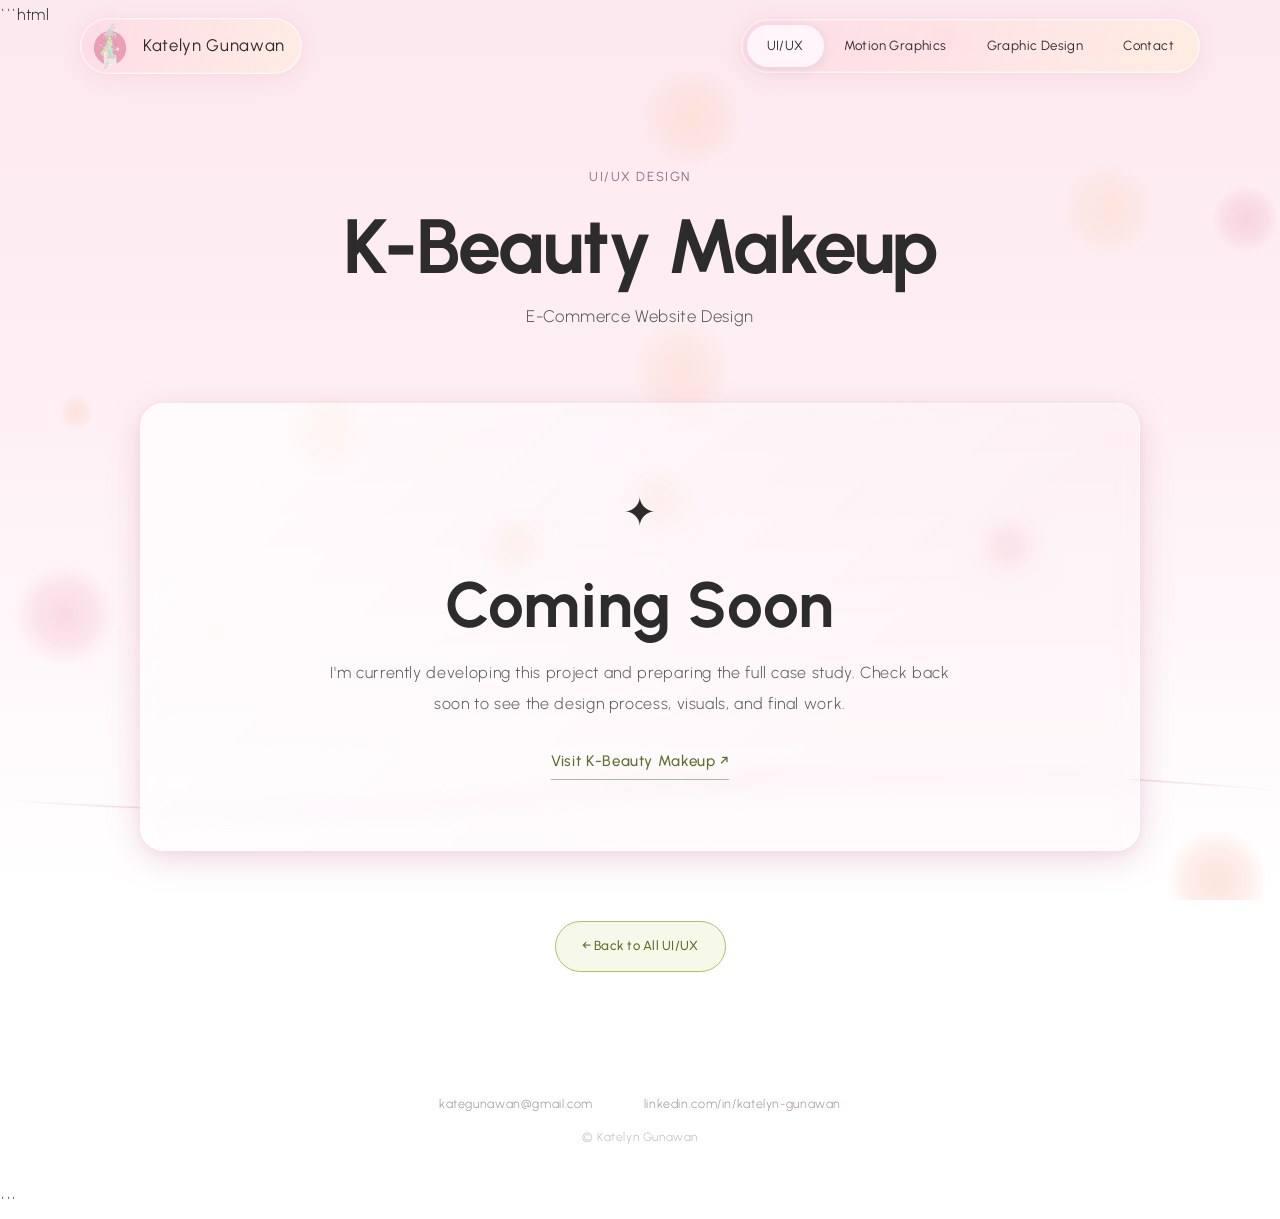
<file: kbeautywebsite.html>
```html
<!DOCTYPE html>
<html lang="en">
<head>
  <meta charset="UTF-8" />
  <meta name="viewport" content="width=device-width, initial-scale=1.0" />

  <title>K-Beauty Makeup — Katelyn Gunawan</title>

  <link rel="preconnect" href="https://fonts.googleapis.com" />
  <link rel="preconnect" href="https://fonts.gstatic.com" crossorigin />
  <link href="https://fonts.googleapis.com/css2?family=Urbanist:wght@300;400;500;600;700&display=swap" rel="stylesheet" />

  <style>
    *, *::before, *::after {
      box-sizing: border-box;
      margin: 0;
      padding: 0;
    }

    :root {
      --text-dark: #2c2c2c;
      --text-mid: #555;
    }

    html {
      scroll-behavior: smooth;
    }

    body {
      font-family: 'Urbanist', sans-serif;
      font-weight: 300;
      color: var(--text-dark);
      min-height: 100vh;
      overflow-x: hidden;
      position: relative;
      letter-spacing: 0.04em;
      line-height: 1.9;
    }

    /* ── CANVAS BG ── */
    #bg-canvas {
      position: fixed;
      inset: 0;
      width: 100%;
      height: 100%;
      z-index: -1;
      pointer-events: none;
    }

    /* ── NAV ── */
    nav {
      position: fixed;
      top: 0;
      left: 0;
      right: 0;
      z-index: 100;
      display: flex;
      justify-content: space-between;
      align-items: center;
      padding: 18px 80px;
    }

    .nav-logo {
      display: flex;
      align-items: center;
      gap: 10px;
      text-decoration: none;
      background: linear-gradient(
        110deg,
        rgba(252,210,225,0.55) 0%,
        rgba(255,243,210,0.45) 100%
      );
      backdrop-filter: blur(18px) saturate(1.4);
      -webkit-backdrop-filter: blur(18px) saturate(1.4);
      border: 1px solid rgba(255,255,255,0.70);
      border-radius: 100px;
      padding: 4px 16px 4px 6px;
      box-shadow:
        0 4px 24px rgba(240,160,185,0.18),
        0 1px 8px rgba(240,180,170,0.12),
        0 0 0 1px rgba(255,255,255,0.25) inset;
    }

    .nav-logo img {
      height: 46px !important;
      width: 46px !important;
      object-fit: contain;
      object-position: center;
      display: block;
      flex-shrink: 0;
      transition: transform 0.3s ease;
    }

    .nav-logo span {
      font-size: 1.05rem;
      font-weight: 400;
      color: var(--text-dark);
      letter-spacing: 0.04em;
      transition: color 0.3s ease;
    }

    .nav-logo:hover img {
      transform: scale(1.15);
    }

    .nav-logo:hover span {
      color: #7a9e6e;
    }

    .nav-pills {
      display: flex;
      gap: 0;
      list-style: none;
      background: linear-gradient(
        110deg,
        rgba(252,210,225,0.55) 0%,
        rgba(255,243,210,0.45) 100%
      );
      backdrop-filter: blur(18px) saturate(1.4);
      -webkit-backdrop-filter: blur(18px) saturate(1.4);
      border: 1px solid rgba(255,255,255,0.70);
      border-radius: 100px;
      padding: 5px;
      box-shadow:
        0 4px 24px rgba(240,160,185,0.18),
        0 1px 8px rgba(240,180,170,0.12),
        0 0 0 1px rgba(255,255,255,0.25) inset;
    }

    .nav-pills li a {
      display: block;
      padding: 8px 20px;
      border-radius: 100px;
      font-size: 0.83rem;
      font-weight: 400;
      color: var(--text-dark);
      text-decoration: none;
      transition: color 0.2s;
      white-space: nowrap;
      letter-spacing: 0.03em;
    }

    .nav-pills li a.active,
    .nav-pills li a:hover {
      background: rgba(255,248,251,0.9);
      box-shadow: 0 2px 12px rgba(0,0,0,0.08);
    }

    /* ── MOBILE MENU ── */
    .hamburger {
      display: none;
      flex-direction: column;
      justify-content: center;
      gap: 5px;
      width: 38px;
      height: 38px;
      background: linear-gradient(
        110deg,
        rgba(252,210,225,0.55) 0%,
        rgba(255,243,210,0.45) 100%
      );
      backdrop-filter: blur(18px) saturate(1.4);
      -webkit-backdrop-filter: blur(18px) saturate(1.4);
      border: 1px solid rgba(255,255,255,0.70);
      border-radius: 50%;
      padding: 9px;
      cursor: pointer;
      box-shadow:
        0 4px 24px rgba(240,160,185,0.18),
        0 0 0 1px rgba(255,255,255,0.25) inset;
    }

    .hamburger span {
      display: block;
      width: 100%;
      height: 1.5px;
      background: var(--text-dark);
      border-radius: 2px;
      transition: transform 0.3s ease, opacity 0.3s ease;
    }

    .hamburger.open span:nth-child(1) {
      transform: translateY(6.5px) rotate(45deg);
    }

    .hamburger.open span:nth-child(2) {
      opacity: 0;
    }

    .hamburger.open span:nth-child(3) {
      transform: translateY(-6.5px) rotate(-45deg);
    }

    .mobile-menu {
      display: none;
      position: fixed;
      top: 70px;
      left: 16px;
      right: 16px;
      z-index: 99;
      background: linear-gradient(
        135deg,
        rgba(252,210,225,0.45) 0%,
        rgba(255,243,210,0.38) 100%
      );
      backdrop-filter: blur(24px) saturate(1.5);
      -webkit-backdrop-filter: blur(24px) saturate(1.5);
      border: 1px solid rgba(255,255,255,0.70);
      border-radius: 20px;
      padding: 8px;
      box-shadow:
        0 8px 32px rgba(210,140,170,0.18),
        0 2px 8px rgba(200,120,155,0.10),
        0 0 0 1px rgba(255,255,255,0.25) inset;
      flex-direction: column;
      gap: 3px;
    }

    .mobile-menu.open {
      display: flex;
    }

    .mobile-menu a {
      display: block;
      padding: 12px 18px;
      border-radius: 14px;
      font-size: 0.9rem;
      font-weight: 400;
      color: var(--text-dark);
      text-decoration: none;
      letter-spacing: 0.03em;
      transition: background 0.2s;
    }

    .mobile-menu a:hover,
    .mobile-menu a.active {
      background: rgba(255,248,251,0.85);
      box-shadow: 0 2px 10px rgba(0,0,0,0.06);
    }

    /* ── PROJECT HEADER ── */
    .project-header {
      padding: 135px 100px 50px;
      text-align: center;
    }

    .eyebrow {
      font-size: 0.82rem;
      color: #8a7180;
      letter-spacing: 0.12em;
      text-transform: uppercase;
      margin-bottom: 16px;
      font-weight: 400;
    }

    .project-title {
      font-size: clamp(2.8rem, 6vw, 5rem);
      font-weight: 700;
      line-height: 1.05;
      letter-spacing: -0.02em;
      margin-bottom: 14px;
    }

    .project-subtitle {
      font-size: 1.05rem;
      color: var(--text-mid);
      font-weight: 300;
    }

    /* ── COMING SOON ── */
    .coming-soon {
      width: min(1000px, calc(100% - 200px));
      min-height: 430px;
      margin: 20px auto 70px;
      display: flex;
      align-items: center;
      justify-content: center;
      text-align: center;

      background: linear-gradient(
        135deg,
        rgba(255,255,255,0.72) 0%,
        rgba(252,240,245,0.20) 70%
      );

      backdrop-filter: blur(10px);
      -webkit-backdrop-filter: blur(10px);

      border: 1px solid rgba(255,255,255,0.75);
      border-radius: 24px;

      box-shadow:
        0 8px 32px rgba(210,140,170,0.33),
        0 2px 8px rgba(200,120,155,0.08);

      padding: 70px 40px;
    }

    .coming-content {
      max-width: 650px;
    }

    .coming-icon {
      font-size: 2.5rem;
      margin-bottom: 20px;
    }

    .coming-title {
      font-size: clamp(2.3rem, 5vw, 4rem);
      font-weight: 700;
      line-height: 1.1;
      margin-bottom: 18px;
    }

    .coming-text {
      color: var(--text-mid);
      font-size: 1rem;
      margin-bottom: 28px;
    }

    .site-link {
      display: inline-block;
      color: #5e6e2a;
      font-size: 0.95rem;
      font-weight: 500;
      text-decoration: none;
      border-bottom: 1px solid rgba(94,110,42,0.45);
      padding-bottom: 3px;
      transition: color 0.2s, border-color 0.2s;
    }

    .site-link:hover {
      color: #7a9e6e;
      border-color: #7a9e6e;
    }

    /* ── BACK BUTTON ── */
    .back-section {
      text-align: center;
      padding: 0 20px 80px;
    }

    .back-button {
      display: inline-block;
      padding: 12px 26px;
      border-radius: 100px;
      border: 1.5px solid #b0c060;
      background: rgba(176,192,80,0.12);
      color: #5e6e2a;
      font-size: 0.82rem;
      font-weight: 500;
      letter-spacing: 0.02em;
      text-decoration: none;
      transition:
        background 0.2s,
        color 0.2s,
        border-color 0.2s;
    }

    .back-button:hover {
      background: #c8d98a;
      color: #4a5820;
      border-color: #c8d98a;
    }

    /* ── FOOTER ── */
    footer {
      text-align: center;
      padding: 40px;
      font-size: 0.78rem;
      color: rgba(80,50,65,0.45);
      letter-spacing: 0.05em;
    }

    @media (max-width: 768px) {
      nav {
        padding: 16px 20px;
      }

      .nav-pills {
        display: none;
      }

      .hamburger {
        display: flex;
      }

      nav .nav-logo {
        padding: 5px !important;
      }

      nav .nav-logo img {
        height: 38px !important;
        width: 38px !important;
      }

      nav .nav-logo span {
        display: none !important;
      }

      .project-header {
        padding: 110px 24px 35px;
      }

      .project-title {
        font-size: clamp(2.4rem, 10vw, 3.5rem);
      }

      .project-subtitle {
        font-size: 0.9rem;
      }

      .coming-soon {
        width: calc(100% - 32px);
        min-height: 360px;
        margin: 15px auto 50px;
        padding: 50px 24px;
      }

      .coming-title {
        font-size: clamp(2.2rem, 9vw, 3rem);
      }

      .coming-text {
        font-size: 0.88rem;
      }
    }
  </style>
</head>

<body>

  <canvas id="bg-canvas"></canvas>

  <!-- NAV -->
  <nav>
    <a class="nav-logo" href="index.html">
      <img src="logo.png" alt="Katelyn Gunawan logo" />
      <span>Katelyn Gunawan</span>
    </a>

    <ul class="nav-pills">
      <li><a href="uiux.html" class="active">UI/UX</a></li>
      <li><a href="motiongraphics.html">Motion Graphics</a></li>
      <li><a href="graphicdesigns.html">Graphic Design</a></li>
      <li><a href="contact.html">Contact</a></li>
    </ul>

    <button class="hamburger" id="hamburger" aria-label="Menu">
      <span></span>
      <span></span>
      <span></span>
    </button>
  </nav>

  <div class="mobile-menu" id="mobileMenu">
    <a href="uiux.html" class="active">UI/UX</a>
    <a href="motiongraphics.html">Motion Graphics</a>
    <a href="graphicdesigns.html">Graphic Design</a>
    <a href="contact.html">Contact</a>
  </div>


  <!-- PROJECT HEADER -->
  <header class="project-header">
    <p class="eyebrow">UI/UX Design</p>
    <h1 class="project-title">K-Beauty Makeup</h1>
    <p class="project-subtitle">E-Commerce Website Design</p>
  </header>


  <!-- COMING SOON -->
  <main>
    <section class="coming-soon">
      <div class="coming-content">

        <div class="coming-icon">✦</div>

        <h2 class="coming-title">Coming Soon</h2>

        <p class="coming-text">
          I'm currently developing this project and preparing the full
          case study. Check back soon to see the design process, visuals,
          and final work.
        </p>

        <a
          class="site-link"
          href="https://www.kbeautymakeup.com/"
          target="_blank"
          rel="noopener noreferrer"
        >
          Visit K-Beauty Makeup ↗
        </a>

      </div>
    </section>

    <section class="back-section">
      <a href="uiux.html" class="back-button">
        ← Back to All UI/UX
      </a>
    </section>
  </main>


  <!-- FOOTER -->
  <footer>
    <div style="display:flex;align-items:center;justify-content:center;gap:24px;margin-bottom:10px;padding:0 40px;flex-wrap:wrap;">

      <a
        href="mailto:kategunawan@gmail.com"
        style="display:inline-flex;align-items:center;gap:7px;text-decoration:none;color:rgba(80,50,65,0.55);font-size:0.78rem;letter-spacing:0.05em;transition:color 0.2s;white-space:nowrap;"
      >
        <span>kategunawan@gmail.com</span>
      </a>

      <span style="color:rgba(200,160,175,0.4);">·</span>

      <a
        href="https://www.linkedin.com/in/katelyn-gunawan-74b05734a"
        target="_blank"
        style="display:inline-flex;align-items:center;gap:7px;text-decoration:none;color:rgba(80,50,65,0.55);font-size:0.78rem;letter-spacing:0.05em;transition:color 0.2s;white-space:nowrap;"
      >
        <span>linkedin.com/in/katelyn-gunawan</span>
      </a>

    </div>

    <p style="font-size:0.75rem;color:rgba(80,50,65,0.35);letter-spacing:0.05em;">
      © Katelyn Gunawan
    </p>
  </footer>


  <script>
    const canvas = document.getElementById('bg-canvas');
    const ctx = canvas.getContext('2d');

    let W, H, scrollY = 0;
    let mouse = { x: -999, y: -999 };

    function resize() {
      W = canvas.width = window.innerWidth;
      H = canvas.height = window.innerHeight;
    }

    resize();

    window.addEventListener('resize', resize);

    window.addEventListener('scroll', () => {
      scrollY = window.scrollY;
    });

    window.addEventListener('mousemove', e => {
      mouse.x = e.clientX;
      mouse.y = e.clientY;
    });

    window.addEventListener('mouseleave', () => {
      mouse.x = -999;
      mouse.y = -999;
    });

    const bubbles = [];
    const BUBBLE_COUNT = 38;

    function bubbleColor(normY) {
      if (normY < 0.45) {
        const cols = [
          [250,210,220],
          [252,220,210],
          [248,205,218],
          [252,225,215]
        ];

        return cols[Math.floor(Math.random() * cols.length)];

      } else {
        const cols = [
          [220,235,180],
          [228,235,175],
          [235,230,185],
          [225,232,178],
          [232,235,182]
        ];

        return cols[Math.floor(Math.random() * cols.length)];
      }
    }

    for (let i = 0; i < BUBBLE_COUNT; i++) {

      const normY = Math.random();
      const [r, g, b] = bubbleColor(normY);

      bubbles.push({
        x: Math.random() * 1.2 - 0.1,
        y: normY,
        pageH: 2.8,
        r0: 14 + Math.random() * 38,
        drift: (Math.random() - 0.5) * 0.00018,
        floatSpeed: 0.00008 + Math.random() * 0.00012,
        floatAmp: 6 + Math.random() * 14,
        floatOffset: Math.random() * Math.PI * 2,
        alpha: 0.62 + Math.random() * 0.20,
        r,
        g,
        b,
        vx: 0,
        vy: 0
      });
    }

    const wave = {
      amp: 18,
      freq: 0.0045,
      speed: 0.012,
      phase: 0,
      yBase: 0.88
    };

    let t = 0;

    function draw() {

      t += 1;

      ctx.clearRect(0, 0, W, H);

      const grad = ctx.createLinearGradient(0, 0, 0, H);

      grad.addColorStop(0, '#fce8ef');
      grad.addColorStop(0.45, '#fef0f4');
      grad.addColorStop(1, '#ffffff');

      ctx.fillStyle = grad;
      ctx.fillRect(0, 0, W, H);


      bubbles.forEach(b => {

        const screenX = b.x * W;
        const pagePixelY = b.y * b.pageH * H;

        const screenY =
          pagePixelY -
          scrollY +
          Math.sin(
            t * b.floatSpeed * 60 +
            b.floatOffset
          ) * b.floatAmp;

        if (screenY < -80 || screenY > H + 80) return;

        b.x += b.drift;

        if (b.x < -0.1) b.x = 1.1;
        if (b.x > 1.1) b.x = -0.1;

        const ddx = screenX - mouse.x;
        const ddy = screenY - mouse.y;

        const md = Math.sqrt(ddx * ddx + ddy * ddy);

        if (md < 140 && md > 0) {

          const force = (140 - md) / 140 * 0.5;

          b.vx += (ddx / md) * force;
          b.vy += (ddy / md) * force;
        }

        b.vx *= 0.9;
        b.vy *= 0.9;

        const bx = b.x * W + b.vx;
        const by = screenY + b.vy;

        const fill = ctx.createRadialGradient(
          bx,
          by,
          0,
          bx,
          by,
          b.r0
        );

        fill.addColorStop(
          0,
          `rgba(${b.r},${b.g},${b.b},${b.alpha})`
        );

        fill.addColorStop(
          0.6,
          `rgba(${b.r},${b.g},${b.b},${b.alpha * 0.6})`
        );

        fill.addColorStop(
          1,
          `rgba(${b.r},${b.g},${b.b},0)`
        );

        ctx.beginPath();
        ctx.arc(bx, by, b.r0, 0, Math.PI * 2);
        ctx.fillStyle = fill;
        ctx.fill();
      });


      wave.phase += wave.speed;

      const waveY =
        wave.yBase * H -
        scrollY * 0.15;

      ctx.save();

      ctx.beginPath();

      ctx.moveTo(
        0,
        waveY +
        Math.sin(wave.phase) *
        wave.amp
      );

      for (let x = 1; x <= W; x += 2) {

        const y =
          waveY +
          Math.sin(
            x * wave.freq +
            wave.phase
          ) *
          wave.amp;

        ctx.lineTo(x, y);
      }

      const wg = ctx.createLinearGradient(
        0,
        0,
        W,
        0
      );

      wg.addColorStop(
        0,
        'rgba(235,150,180,0)'
      );

      wg.addColorStop(
        0.15,
        'rgba(225,140,170,0.45)'
      );

      wg.addColorStop(
        0.5,
        'rgba(210,125,160,0.6)'
      );

      wg.addColorStop(
        0.85,
        'rgba(225,140,170,0.45)'
      );

      wg.addColorStop(
        1,
        'rgba(235,150,180,0)'
      );

      ctx.strokeStyle = wg;
      ctx.lineWidth = 1.5;
      ctx.stroke();

      ctx.restore();


      if (mouse.x > 0) {

        const mg = ctx.createRadialGradient(
          mouse.x,
          mouse.y,
          0,
          mouse.x,
          mouse.y,
          200
        );

        mg.addColorStop(
          0,
          'rgba(250,185,210,0.22)'
        );

        mg.addColorStop(
          0.5,
          'rgba(250,185,210,0.08)'
        );

        mg.addColorStop(
          1,
          'rgba(250,185,210,0)'
        );

        ctx.fillStyle = mg;

        ctx.beginPath();

        ctx.arc(
          mouse.x,
          mouse.y,
          200,
          0,
          Math.PI * 2
        );

        ctx.fill();
      }

      requestAnimationFrame(draw);
    }

    draw();


    /* ── HAMBURGER MENU ── */

    (function() {

      var hb =
        document.getElementById('hamburger');

      var mm =
        document.getElementById('mobileMenu');

      if (!hb || !mm) return;

      hb.addEventListener('click', function(e) {

        e.stopPropagation();

        hb.classList.toggle('open');
        mm.classList.toggle('open');

      });

      mm.querySelectorAll('a').forEach(function(a) {

        a.addEventListener('click', function() {

          hb.classList.remove('open');
          mm.classList.remove('open');

        });

      });

      document.addEventListener('click', function(e) {

        if (
          !hb.contains(e.target) &&
          !mm.contains(e.target)
        ) {

          hb.classList.remove('open');
          mm.classList.remove('open');

        }

      });

    })();

  </script>

</body>
</html>
```
</file>
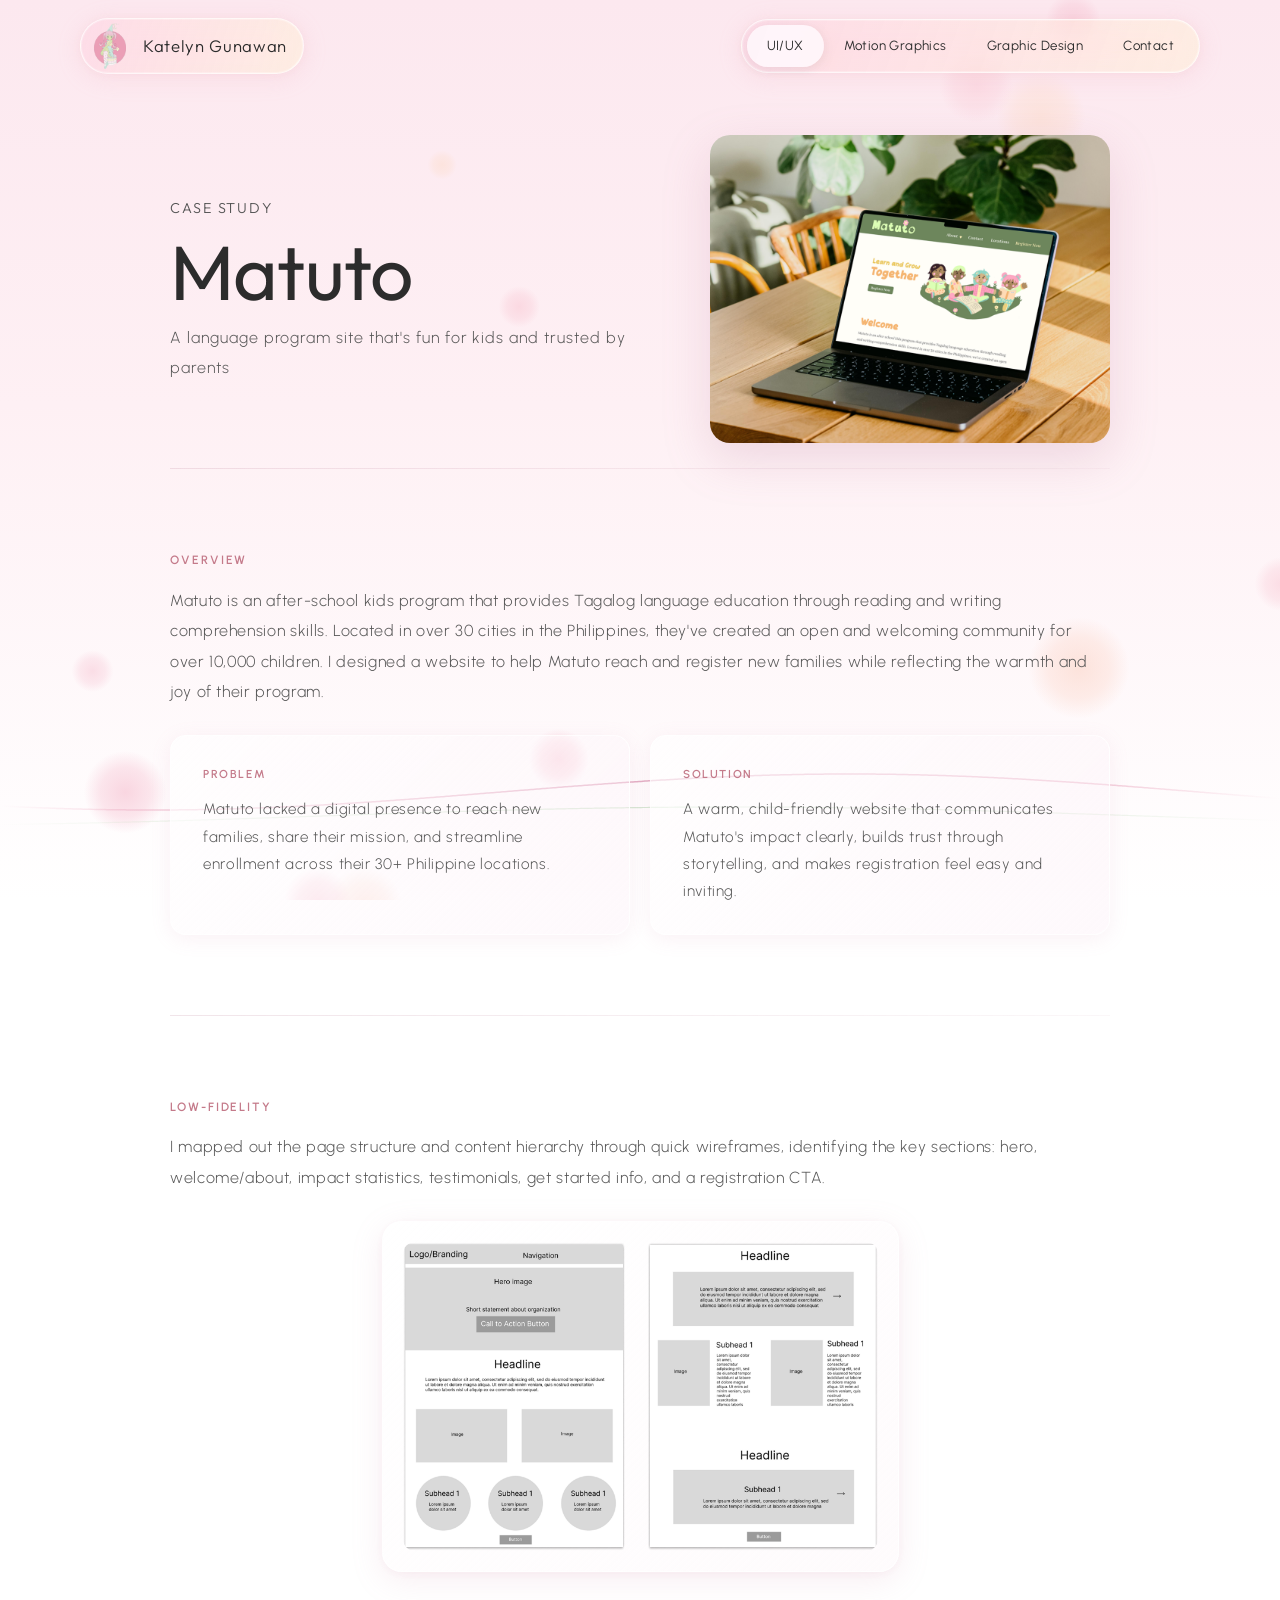
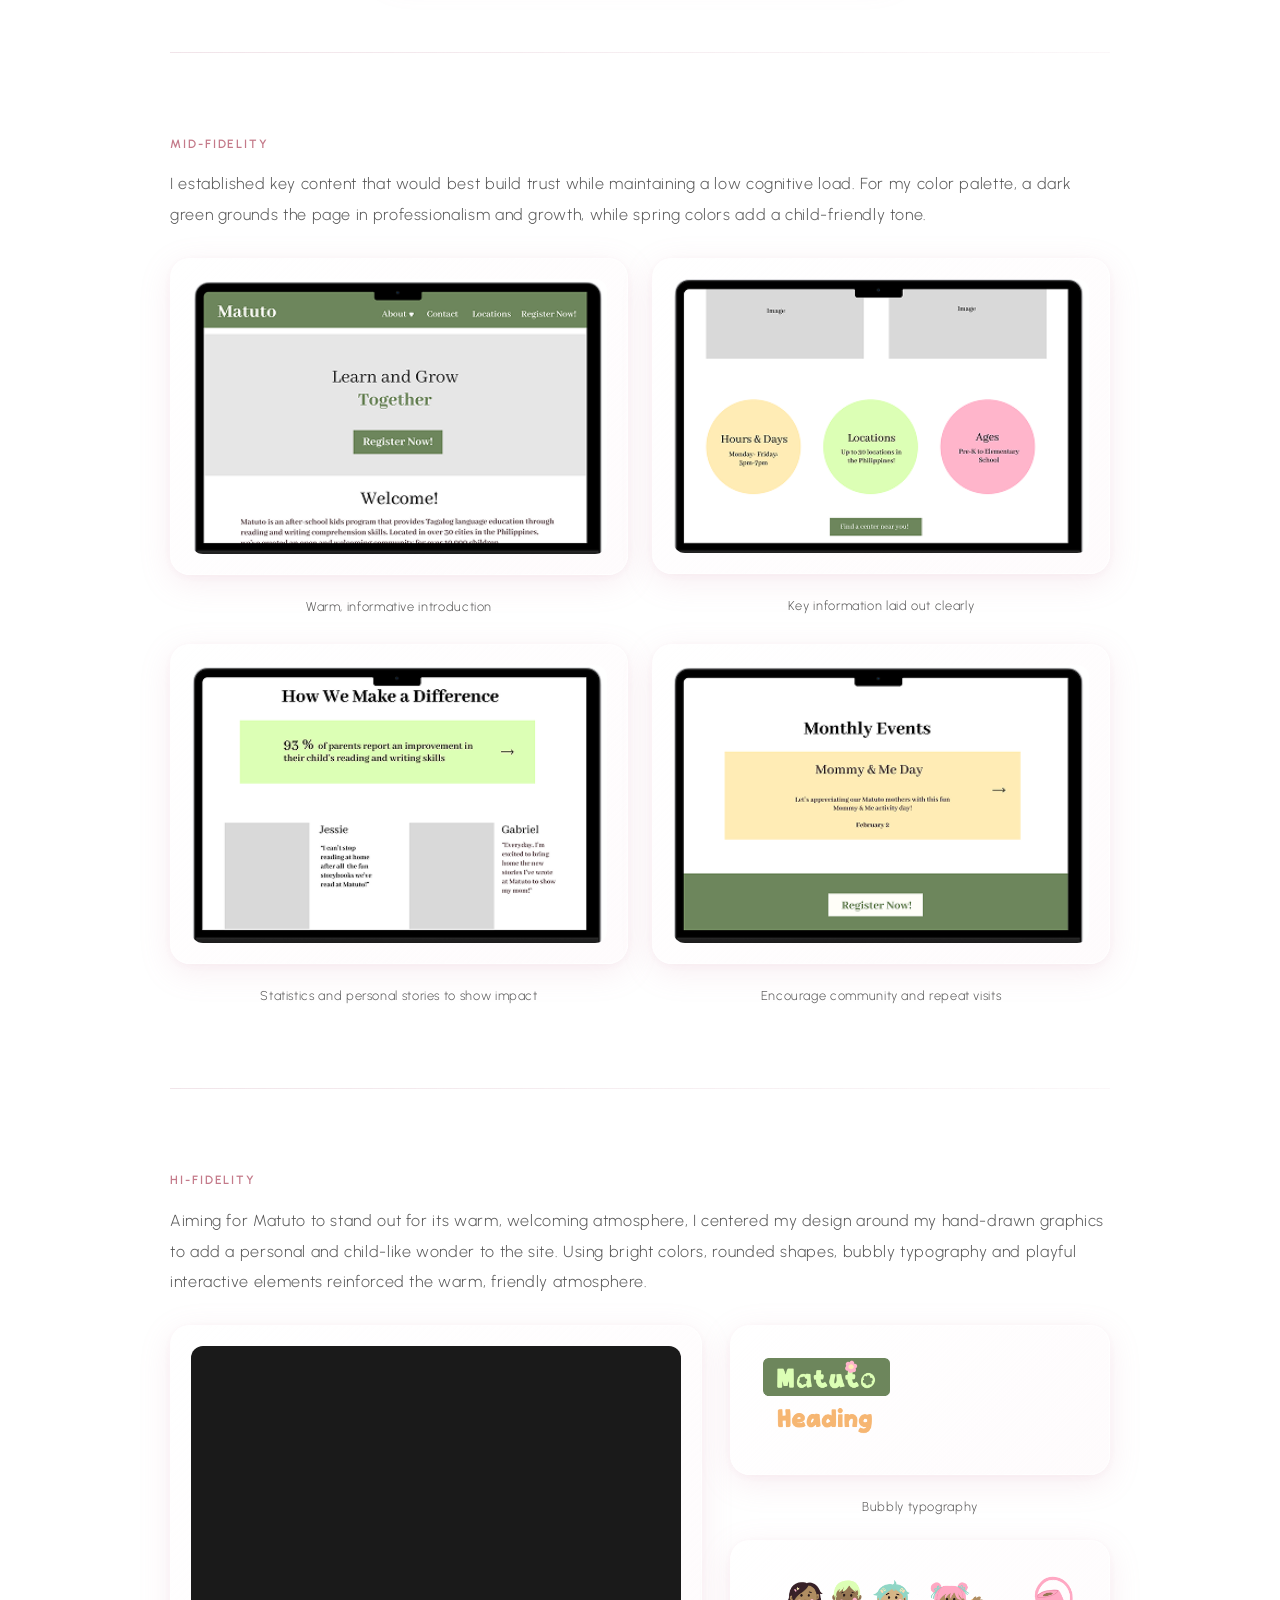
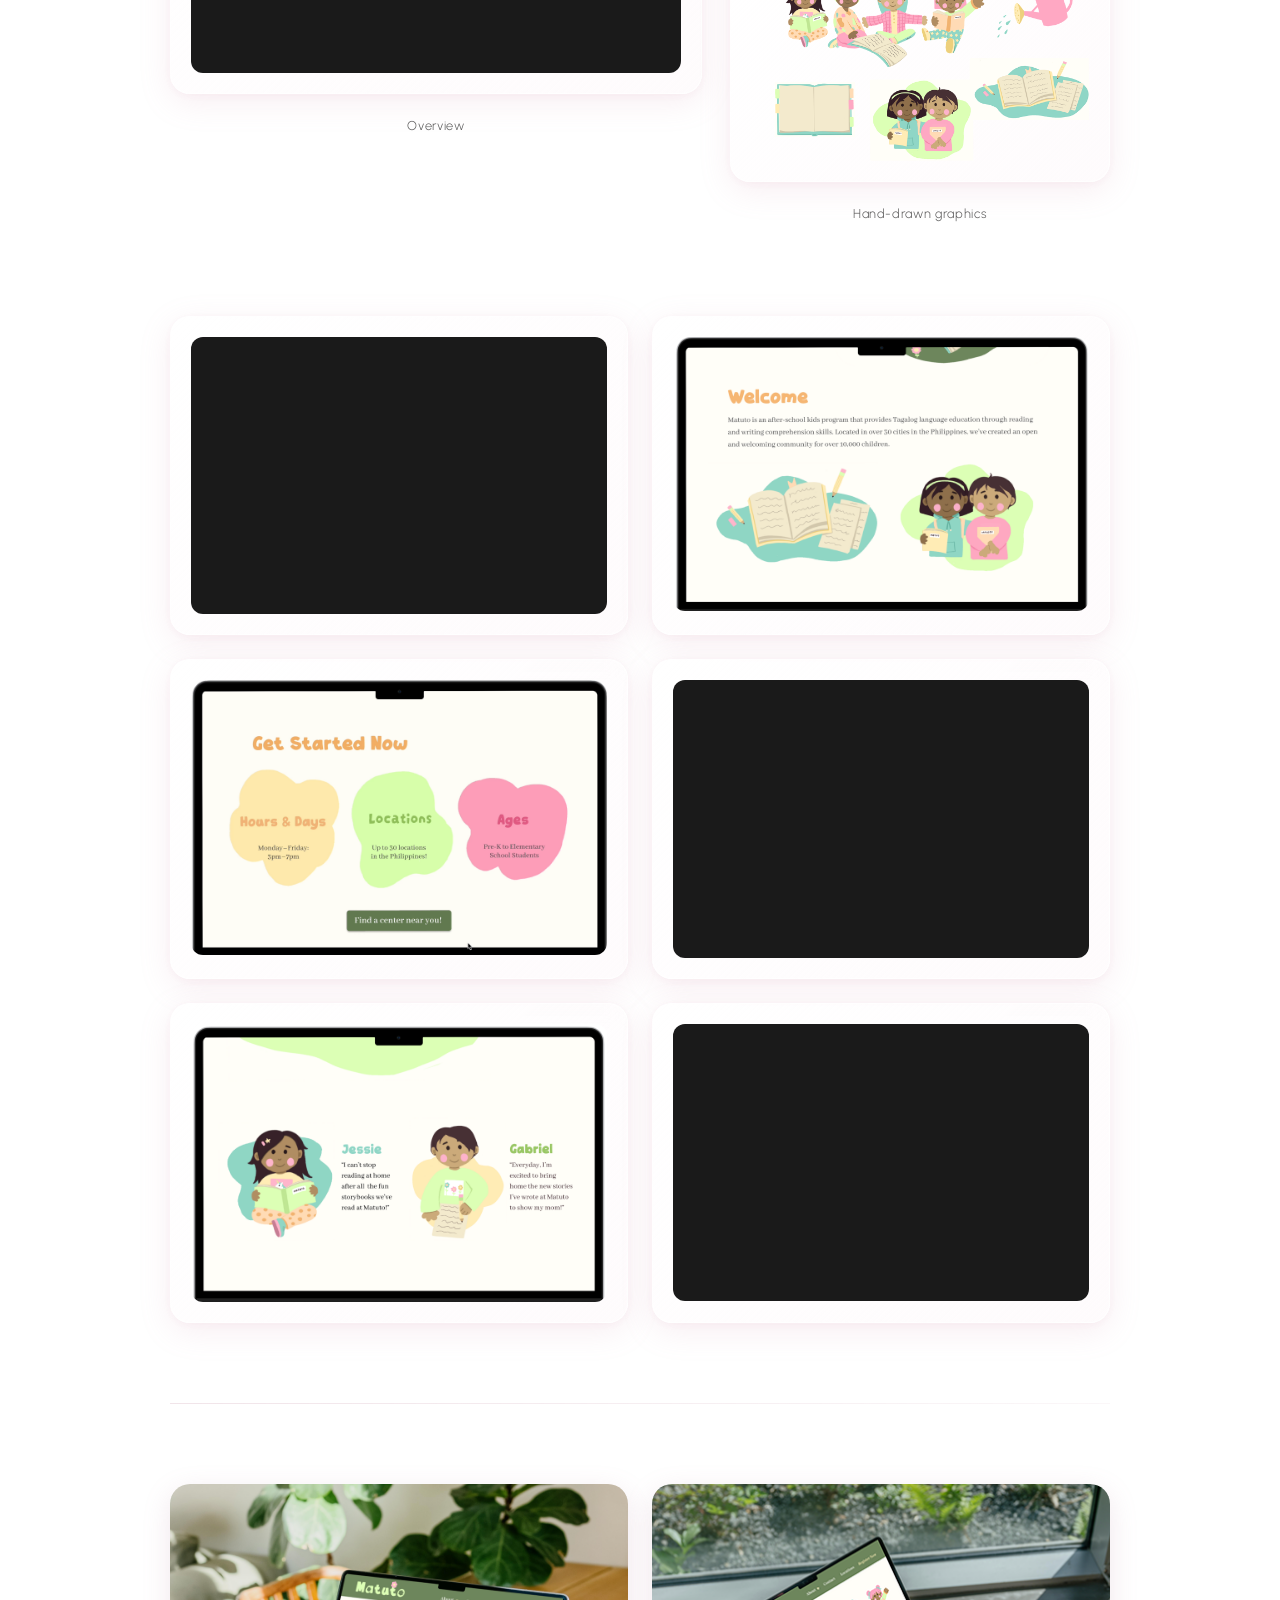
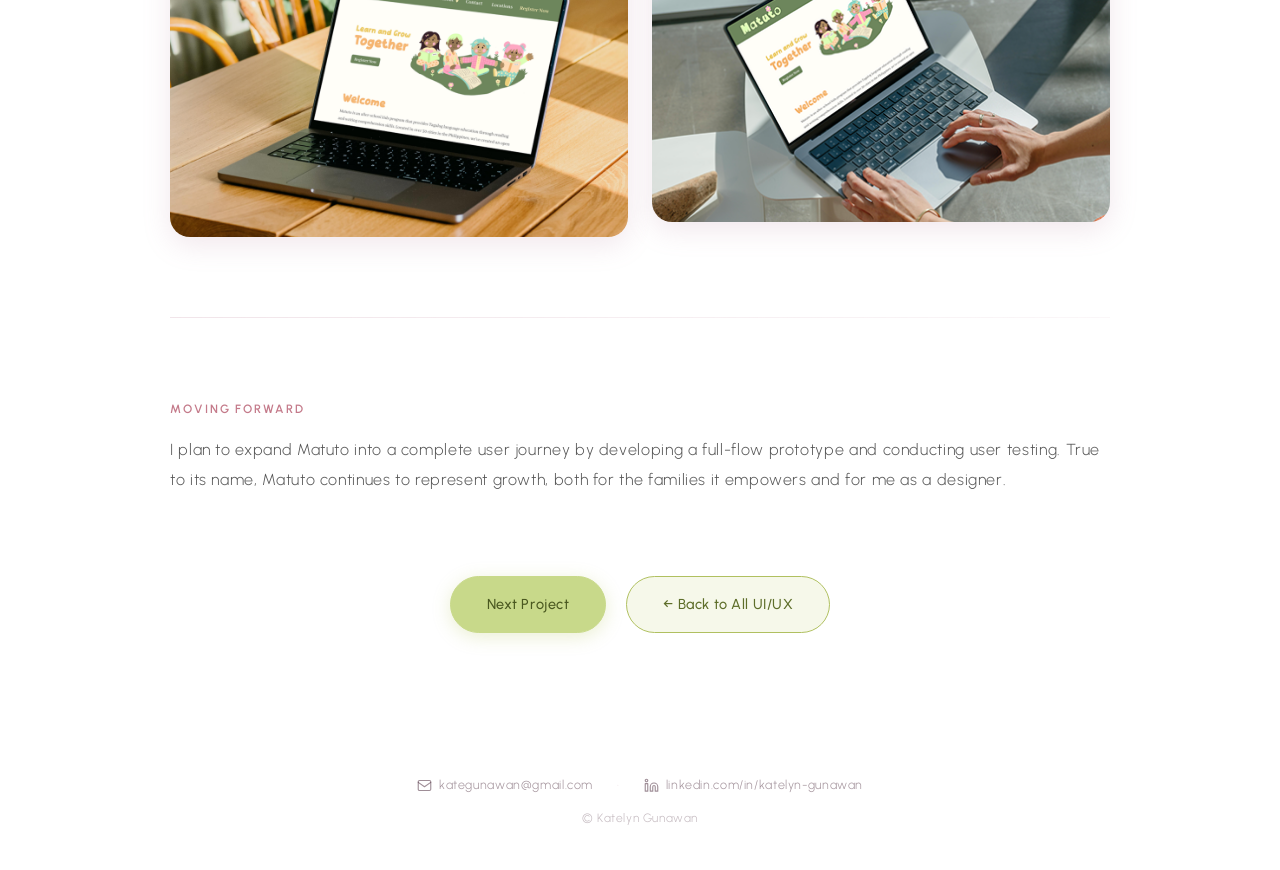
<file: matuto.html>
<!DOCTYPE html>
<html lang="en">
<head>
  <script src="localmedia.js"></script>
  <meta charset="UTF-8" />
  <meta name="viewport" content="width=device-width, initial-scale=1.0" />
  <title>Matuto — Katelyn Gunawan</title>
  <link rel="preconnect" href="https://fonts.googleapis.com" />
  <link rel="preconnect" href="https://fonts.gstatic.com" crossorigin />
  <link href="https://fonts.googleapis.com/css2?family=Urbanist:wght@300;400;500;600;700&display=swap" rel="stylesheet" />
  <style>
    *, *::before, *::after { box-sizing: border-box; margin: 0; padding: 0; }
    :root {
      --text-dark: #2c2c2c; --text-mid: #555;
      --green-btn: #7a9e6e; --accent: #c47a8a; --section-gap: 80px;
    }
    html { scroll-behavior: smooth; }
    body { font-family: 'Urbanist', sans-serif; font-weight: 300; color: var(--text-dark);
      min-height: 100vh; overflow-x: hidden; letter-spacing: 0.04em; line-height: 1.9; }
    #bg-canvas { position: fixed; inset: 0; width: 100%; height: 100%; z-index: -1; pointer-events: none; }

    /* NAV */
    nav { position: fixed; top: 0; left: 0; right: 0; z-index: 100;
      display: flex; justify-content: space-between; align-items: center; padding: 18px 80px; }
    .nav-logo {
      display: flex; align-items: center; gap: 10px;
      text-decoration: none;
      background: linear-gradient(110deg, rgba(252,210,225,0.55) 0%, rgba(255,243,210,0.45) 100%);
      backdrop-filter: blur(18px) saturate(1.4);
      -webkit-backdrop-filter: blur(18px) saturate(1.4);
      border: 1px solid rgba(255,255,255,0.70);
      border-radius: 100px;
      padding: 4px 16px 4px 6px;
      box-shadow: 0 4px 24px rgba(240,160,185,0.18), 0 1px 8px rgba(240,180,170,0.12),
                  0 0 0 1px rgba(255,255,255,0.25) inset;
    }
    .nav-logo img {
      height: 46px; width: 46px;
      object-fit: contain; object-position: center;
      display: block; flex-shrink: 0;
      transition: transform 0.3s ease;
    }
    .nav-logo span {
      font-family: 'Urbanist', sans-serif;
      font-size: 1.05rem; font-weight: 400;
      color: var(--text-dark); letter-spacing: 0.04em;
      transition: color 0.3s ease;
    }
    .nav-logo:hover img { transform: scale(1.15); }
    .nav-logo:hover span { color: #7a9e6e; }
    .nav-pills { display: flex; list-style: none;
      background: linear-gradient(110deg, rgba(252,210,225,0.55) 0%, rgba(255,243,210,0.45) 100%);
      backdrop-filter: blur(18px) saturate(1.4); -webkit-backdrop-filter: blur(18px) saturate(1.4);
      border: 1px solid rgba(255,255,255,0.70); border-radius: 100px; padding: 5px;
      box-shadow: 0 4px 24px rgba(240,160,185,0.18), 0 1px 8px rgba(240,180,170,0.12), 0 0 0 1px rgba(255,255,255,0.25) inset; }
    .nav-pills li a { display: block; padding: 8px 20px; border-radius: 100px; font-size: 0.83rem;
      font-weight: 400; color: var(--text-dark); text-decoration: none; white-space: nowrap;
      letter-spacing: 0.03em; transition: background 0.2s; }
    .nav-pills li a:hover, .nav-pills li a.active { background: rgba(255,248,251,0.9); box-shadow: 0 2px 12px rgba(0,0,0,0.08); }

    /* PAGE */
    .page { max-width: 1100px; margin: 0 auto; padding: 0 80px 100px; }

    /* HERO */
    .hero { min-height: 52vh; display: flex; align-items: center; padding-top: 110px; gap: 60px; }
    .hero-left { flex: 1; }
    .hero-eyebrow { font-size: 0.9rem; font-weight: 300; color: var(--text-mid);
      text-transform: uppercase; letter-spacing: 0.12em; margin-bottom: 10px; }
    .hero-title { font-size: clamp(3rem, 6vw, 5rem); font-weight: 700;
      color: var(--text-dark); line-height: 1.05; margin-bottom: 10px; }
    .hero-subtitle { font-size: 1rem; color: var(--text-mid); font-weight: 300; letter-spacing: 0.06em; }
    .hero-right { flex: 0 0 400px; display: flex; align-items: flex-end; justify-content: flex-end; }
    .hero-mockup { width: 400px; border-radius: 20px; overflow: hidden;
      box-shadow: 0 16px 48px rgba(180,120,150,0.22); }
    .hero-mockup img { width: 100%; display: block; }

    /* SHARED */
    section { margin-bottom: var(--section-gap); }
    .section-label { font-size: 0.75rem; font-weight: 600; letter-spacing: 0.16em;
      text-transform: uppercase; color: var(--accent); margin-bottom: 14px; }
    .body-text { font-size: 1rem; color: var(--text-mid); font-weight: 300; line-height: 1.9; letter-spacing: 0.04em; }
    .divider { width: 100%; height: 1px;
      background: linear-gradient(90deg, rgba(200,150,170,0.25), rgba(200,150,170,0.08));
      margin-bottom: var(--section-gap); }
    .glass-card { background: linear-gradient(135deg, rgba(255,255,255,0.72) 0%, rgba(252,240,245,0.25) 100%);
      backdrop-filter: blur(10px); -webkit-backdrop-filter: blur(10px);
      border: 1px solid rgba(255,255,255,0.75); border-radius: 20px; padding: 20px;
      box-shadow: 0 8px 32px rgba(210,140,170,0.15), 0 2px 8px rgba(200,120,155,0.06); }
    .caption { font-size: 0.8rem; color: var(--text-mid); text-align: center;
      font-weight: 300; letter-spacing: 0.05em; margin-top: 10px; }

    /* MEDIA — images fill card naturally */
    .card-img { width: 100%; display: block; border-radius: 12px; }
    /* hifi screens are ~3:2 landscape — match that so nothing gets cut off */
    .card-video { width: 100%; display: block; border-radius: 12px;
      aspect-ratio: 3/2; object-fit: cover; background: #1a1a1a; }

    /* typography image — centred in its card */
    .card-img-centered {
      width: 100%; display: block; border-radius: 12px;
      object-fit: contain; padding: 12px;
    }

    /* LOFI — constrained width, centred */
    .lofi-wrap { margin-top: 28px; display: flex; justify-content: center; }
    .lofi-wrap .glass-card { width: 55%; }   /* ← lofi size: lower % = smaller */

    /* MIDFI — 2×2 grid */
    .midfi-grid { display: grid; grid-template-columns: 1fr 1fr; gap: 24px; margin-top: 28px; }
    .midfi-item { display: flex; flex-direction: column; gap: 10px; }

    /* HIFI TOP — overview video left, typography + illustrations right */
    .hifi-top { display: grid; grid-template-columns: 1.4fr 1fr; gap: 28px; align-items: start; margin-top: 28px; }
    .hifi-right-col { display: flex; flex-direction: column; gap: 20px; }

    /* HIFI SCREENS — extra top gap separates the two hifi sub-sections */
    .hifi-screens { display: grid; grid-template-columns: 1fr 1fr; gap: 24px; margin-top: 90px; } /* ← gap between sections */

    /* LIFESTYLE */
    .lifestyle-row { display: grid; grid-template-columns: 1fr 1fr; gap: 24px; margin-top: 28px; }
    .lifestyle-row img { width: 100%; display: block; border-radius: 20px;
      box-shadow: 0 8px 28px rgba(180,120,150,0.18); }

    /* PS GRID */
    .ps-grid { display: grid; grid-template-columns: 1fr 1fr; gap: 20px; margin-top: 28px; }
    .ps-card { border-radius: 16px; padding: 28px 32px;
      background: linear-gradient(135deg, rgba(255,255,255,0.65), rgba(252,235,245,0.30));
      border: 1px solid rgba(255,255,255,0.75); box-shadow: 0 4px 20px rgba(210,140,170,0.12); }
    .ps-label { font-size: 0.72rem; font-weight: 600; letter-spacing: 0.14em;
      text-transform: uppercase; margin-bottom: 10px; color: var(--accent); }
    .ps-text { font-size: 0.95rem; color: var(--text-mid); font-weight: 300; line-height: 1.8; }

    /* CTA */
    .cta-wrap { display: flex; justify-content: center; gap: 20px; margin-top: 60px; flex-wrap: wrap; }
    .btn-cta { display: inline-block; padding: 14px 36px; background: var(--green-btn); color: #fff;
      border-radius: 100px; font-size: 0.9rem; font-weight: 500; letter-spacing: 0.04em;
      text-decoration: none; transition: background 0.2s, transform 0.2s;
      box-shadow: 0 4px 20px rgba(122,158,110,0.3); }
    .btn-cta:hover { background: #6a8e5e; transform: translateY(-2px); }
    .btn-outline { display: inline-block; padding: 14px 36px; border: 2px solid var(--green-btn);
      color: var(--green-btn); border-radius: 100px; font-size: 0.9rem; font-weight: 500;
      letter-spacing: 0.04em; text-decoration: none; background: transparent;
      transition: background 0.2s, color 0.2s; }
    .btn-outline:hover { background: var(--green-btn); color: #fff; }

    footer { text-align: center; padding: 40px; font-size: 0.78rem;
      color: rgba(80,50,65,0.45); letter-spacing: 0.05em; }

    @media (max-width: 800px) {
      nav { padding: 14px 20px; } .page { padding: 0 24px 80px; }
      .hero { flex-direction: column; padding-top: 90px; }
      .hero-right { flex: none; width: 100%; }
      .hero-mockup { width: 100%; }
      .midfi-grid, .hifi-top, .hifi-screens, .lifestyle-row, .ps-grid { grid-template-columns: 1fr; }
    }

    /* ── HAMBURGER MENU ── */
    .hamburger {
      display: none;
      flex-direction: column;
      justify-content: center;
      gap: 5px;
      width: 38px; height: 38px;
      background: linear-gradient(110deg, rgba(252,210,225,0.55) 0%, rgba(255,243,210,0.45) 100%);
      backdrop-filter: blur(18px) saturate(1.4);
      -webkit-backdrop-filter: blur(18px) saturate(1.4);
      border: 1px solid rgba(255,255,255,0.70);
      border-radius: 50%;
      padding: 9px;
      cursor: pointer;
      box-shadow: 0 4px 24px rgba(240,160,185,0.18), 0 0 0 1px rgba(255,255,255,0.25) inset;
      transition: box-shadow 0.2s;
    }
    .hamburger span {
      display: block; width: 100%; height: 1.5px;
      background: var(--text-dark); border-radius: 2px;
      transition: transform 0.3s ease, opacity 0.3s ease;
    }
    .hamburger.open span:nth-child(1) { transform: translateY(6.5px) rotate(45deg); }
    .hamburger.open span:nth-child(2) { opacity: 0; }
    .hamburger.open span:nth-child(3) { transform: translateY(-6.5px) rotate(-45deg); }
    .mobile-menu {
      display: none;
      position: fixed;
      top: 70px; left: 16px; right: 16px;
      z-index: 99;
      background: linear-gradient(135deg, rgba(252,210,225,0.45) 0%, rgba(255,243,210,0.38) 100%);
      backdrop-filter: blur(24px) saturate(1.5);
      -webkit-backdrop-filter: blur(24px) saturate(1.5);
      border: 1px solid rgba(255,255,255,0.70);
      border-radius: 20px;
      padding: 8px;
      box-shadow: 0 8px 32px rgba(210,140,170,0.18), 0 2px 8px rgba(200,120,155,0.10),
                  0 0 0 1px rgba(255,255,255,0.25) inset;
      flex-direction: column; gap: 3px;
      animation: menuIn 0.25s cubic-bezier(0.22,1,0.36,1);
    }
    .mobile-menu.open { display: flex; }
    @keyframes menuIn {
      from { opacity: 0; transform: translateY(-10px) scale(0.97); }
      to   { opacity: 1; transform: translateY(0) scale(1); }
    }
    .mobile-menu a {
      display: block; padding: 12px 18px;
      border-radius: 14px;
      font-size: 0.9rem; font-weight: 400;
      color: var(--text-dark); text-decoration: none;
      letter-spacing: 0.03em;
      transition: background 0.2s;
    }
    .mobile-menu a:hover, .mobile-menu a.active {
      background: rgba(255,248,251,0.85);
    }
    @media (max-width: 768px) {
      .hamburger { display: flex; }
      .nav-pills  { display: none; }
      nav { padding: 16px 20px; }
      nav .nav-logo { padding: 5px !important; }
      nav     .nav-logo img {
      height: 46px; width: 46px;
      object-fit: contain; object-position: center;
      display: block; flex-shrink: 0;
      transition: transform 0.3s ease;
    }
      nav .nav-logo span { display: none !important; }
    }
    @media (max-width: 480px) {
      nav .nav-logo img { height: 38px !important; width: 38px !important; }
    }
  </style>
  <style>
    /* ── HOME-GREEN BUTTONS: match the homepage "View" buttons ── */
    .btn-cta {
      background: #c8d98a !important; color: #4a5820 !important;
      border: 1.5px solid #c8d98a !important; box-shadow: 0 4px 18px rgba(176,192,80,0.25) !important;
    }
    .btn-cta:hover { background: #bccd78 !important; border-color: #bccd78 !important; color: #4a5820 !important; }
    .btn-outline {
      background: rgba(176,192,80,0.12) !important; color: #5e6e2a !important;
      border: 1.5px solid #b0c060 !important;
    }
    .btn-outline:hover { background: #c8d98a !important; color: #4a5820 !important; border-color: #c8d98a !important; }
  </style>
  <link href="https://fonts.googleapis.com/css2?family=Outfit:wght@300;400;500&display=swap" rel="stylesheet" />
  <style>
    /* ── SITE HEADINGS: Outfit (matches home) ── */
    h1, h2, h3, .hero-title, .card-title, .walk-title, .goal-title, .clip-title, .kc-title, .zine-heading, .overlay-title {
      font-family: 'Outfit', sans-serif !important; font-weight: 400 !important; letter-spacing: -0.01em;
    }
    .hero-eyebrow, .nav-logo span { font-family: 'Outfit', sans-serif !important; font-weight: 300 !important; }
  </style>
  <link rel="stylesheet" href="gleam.css" />
</head>
<body>
<canvas id="bg-canvas"></canvas>

<nav>
  <a class="nav-logo" href="index.html">
    <img src="logo.png" alt="Katelyn Gunawan logo" />
    <span>Katelyn Gunawan</span>
  </a>
  <ul class="nav-pills" id="navPills">
      <li><a href="uiux.html" class="active">UI/UX</a></li>
      <li><a href="motiongraphics.html">Motion Graphics</a></li>
      <li><a href="graphicdesigns.html">Graphic Design</a></li>
      <li><a href="contact.html">Contact</a></li>
    </ul>
      <!-- hamburger — mobile only -->
  <button class="hamburger" id="hamburger" aria-label="Menu">
    <span></span><span></span><span></span>
  </button>
</nav>
<div class="mobile-menu" id="mobileMenu">
  <a href="uiux.html" class="active">UI/UX</a>
  <a href="motiongraphics.html">Motion Graphics</a>
  <a href="graphicdesigns.html">Graphic Design</a>
  <a href="contact.html">Contact</a>
</div>

<div class="page">

  <!-- HERO -->
  <div class="hero">
    <div class="hero-left">
      <p class="hero-eyebrow">Case Study</p>
      <h1 class="hero-title">Matuto</h1>
      <p class="hero-subtitle">A language program site that's fun for kids and trusted by parents</p>
    </div>
    <div class="hero-right">
      <div class="hero-mockup">
        <img src="matuto/mockup1.png" alt="Matuto website mockup" />
      </div>
    </div>
  </div>

  <div class="divider"></div>

  <!-- OVERVIEW -->
  <section>
    <p class="section-label">Overview</p>
    <p class="body-text">Matuto is an after-school kids program that provides Tagalog language education through reading and writing comprehension skills. Located in over 30 cities in the Philippines, they've created an open and welcoming community for over 10,000 children. I designed a website to help Matuto reach and register new families while reflecting the warmth and joy of their program.</p>
    <div class="ps-grid" style="margin-top:28px;">
      <div class="ps-card">
        <p class="ps-label">Problem</p>
        <p class="ps-text">Matuto lacked a digital presence to reach new families, share their mission, and streamline enrollment across their 30+ Philippine locations.</p>
      </div>
      <div class="ps-card">
        <p class="ps-label">Solution</p>
        <p class="ps-text">A warm, child-friendly website that communicates Matuto's impact clearly, builds trust through storytelling, and makes registration feel easy and inviting.</p>
      </div>
    </div>
  </section>

  <div class="divider"></div>

  <!-- LOW-FIDELITY -->
  <section>
    <p class="section-label">Low-Fidelity</p>
    <p class="body-text">I mapped out the page structure and content hierarchy through quick wireframes, identifying the key sections: hero, welcome/about, impact statistics, testimonials, get started info, and a registration CTA.</p>
    <div class="lofi-wrap">
      <div class="glass-card">
        <img class="card-img" src="matuto/matutolofi.png" alt="Low-fidelity wireframes" />
      </div>
    </div>
  </section>

  <div class="divider"></div>

  <!-- MID-FIDELITY -->
  <section>
    <p class="section-label">Mid-Fidelity</p>
    <p class="body-text">I established key content that would best build trust while maintaining a low cognitive load. For my color palette, a dark green grounds the page in professionalism and growth, while spring colors add a child-friendly tone.</p>
    <div class="midfi-grid">
      <div class="midfi-item">
        <div class="glass-card">
          <img class="card-img" src="matuto/matutomidfi1.png" alt="Mid-fi — hero" />
        </div>
        <p class="caption">Warm, informative introduction</p>
      </div>
      <div class="midfi-item">
        <div class="glass-card">
          <img class="card-img" src="matuto/matutomidfi2.png" alt="Mid-fi — key info" />
        </div>
        <p class="caption">Key information laid out clearly</p>
      </div>
      <div class="midfi-item">
        <div class="glass-card">
          <img class="card-img" src="matuto/matutomidfi3.png" alt="Mid-fi — statistics" />
        </div>
        <p class="caption">Statistics and personal stories to show impact</p>
      </div>
      <div class="midfi-item">
        <div class="glass-card">
          <img class="card-img" src="matuto/matutomidfi4.png" alt="Mid-fi — events" />
        </div>
        <p class="caption">Encourage community and repeat visits</p>
      </div>
    </div>
  </section>

  <div class="divider"></div>

  <!-- HI-FIDELITY -->
  <section>
    <p class="section-label">Hi-Fidelity</p>
    <p class="body-text">Aiming for Matuto to stand out for its warm, welcoming atmosphere, I centered my design around my hand-drawn graphics to add a personal and child-like wonder to the site. Using bright colors, rounded shapes, bubbly typography and playful interactive elements reinforced the warm, friendly atmosphere.</p>

    <!-- Overview video + typography & illustrations -->
    <div class="hifi-top">
      <div class="midfi-item">
        <div class="glass-card">
          <video class="card-video" src="https://f004.backblazeb2.com/file/Kattelyn-Portfolio-Files/matutohifioverview.mov" autoplay loop muted playsinline></video>
        </div>
        <p class="caption">Overview</p>
      </div>
      <div class="hifi-right-col">
        <div class="midfi-item">
          <div class="glass-card" style="display:flex; align-items:center; justify-content:center; min-height:120px;">
            <img class="card-img-centered" src="matuto/typography.png" alt="Matuto bubbly typography" />
          </div>
          <p class="caption">Bubbly typography</p>
        </div>
        <div class="midfi-item">
          <div class="glass-card">
            <img class="card-img" src="matuto/handrawngraphics.png" alt="Hand-drawn character illustrations" />
          </div>
          <p class="caption">Hand-drawn graphics</p>
        </div>
      </div>
    </div>

    <!-- Hi-fi screen pairs: row 1 hifi1+hifi2, row 2 hifi3+hifi4, row 3 hifi5+hifi6 -->
    <div class="hifi-screens">
      <!-- Row 1 -->
      <div class="glass-card">
        <video class="card-video" src="https://f004.backblazeb2.com/file/Kattelyn-Portfolio-Files/matutohifi1.mov" autoplay loop muted playsinline></video>
      </div>
      <div class="glass-card">
        <img class="card-img" src="matuto/hifi2.png" alt="Hi-fi screen 2" />
      </div>
      <!-- Row 2 -->
      <div class="glass-card">
        <img class="card-img" src="matuto/hifi3.png" alt="Hi-fi screen 3" />
      </div>
      <div class="glass-card">
        <video class="card-video" src="https://f004.backblazeb2.com/file/Kattelyn-Portfolio-Files/matutohifi4.mov" autoplay loop muted playsinline></video>
      </div>
      <!-- Row 3 -->
      <div class="glass-card">
        <img class="card-img" src="matuto/hifi5.png" alt="Hi-fi screen 5" />
      </div>
      <div class="glass-card">
        <video class="card-video" src="https://f004.backblazeb2.com/file/Kattelyn-Portfolio-Files/matutohifi6.mov" autoplay loop muted playsinline></video>
      </div>
    </div>
  </section>

  <div class="divider"></div>

  <!-- LIFESTYLE -->
  <section>
    <div class="lifestyle-row">
      <img src="matuto/mockup1.png" alt="Matuto on laptop on table" />
      <img src="matuto/mockup2.png" alt="Matuto on laptop in use" />
    </div>
  </section>

  <div class="divider"></div>

  <!-- MOVING FORWARD -->
  <section>
    <p class="section-label">Moving Forward</p>
    <p class="body-text">I plan to expand Matuto into a complete user journey by developing a full-flow prototype and conducting user testing. True to its name, Matuto continues to represent growth, both for the families it empowers and for me as a designer.</p>
  </section>

  <!-- CTA -->
  <div class="cta-wrap">
    <a href="pridentity.html" class="btn-cta">Next Project</a>
    <a href="uiux.html" class="btn-outline">← Back to All UI/UX</a>
  </div>

</div>

<footer>
  <div style="display:flex;align-items:center;justify-content:center;gap:24px;margin-bottom:10px;padding:0 40px;flex-wrap:wrap;">
    <a href="mailto:kategunawan@gmail.com" style="display:inline-flex;align-items:center;gap:7px;text-decoration:none;color:rgba(80,50,65,0.55);font-size:0.78rem;letter-spacing:0.05em;transition:color 0.2s;white-space:nowrap;" onmouseover="this.style.color='#c47a8a'" onmouseout="this.style.color='rgba(80,50,65,0.55)'">
      <svg width="15" height="15" viewBox="0 0 24 24" fill="none" stroke="currentColor" stroke-width="1.8" stroke-linecap="round" stroke-linejoin="round"><rect x="2" y="4" width="20" height="16" rx="2"/><path d="M2 7l10 7 10-7"/></svg>
      <span>kategunawan@gmail.com</span>
    </a>
    <span style="color:rgba(200,160,175,0.4);">·</span>
    <a href="https://www.linkedin.com/in/katelyn-gunawan-74b05734a" target="_blank" style="display:inline-flex;align-items:center;gap:7px;text-decoration:none;color:rgba(80,50,65,0.55);font-size:0.78rem;letter-spacing:0.05em;transition:color 0.2s;white-space:nowrap;" onmouseover="this.style.color='#c47a8a'" onmouseout="this.style.color='rgba(80,50,65,0.55)'">
      <svg width="15" height="15" viewBox="0 0 24 24" fill="none" stroke="currentColor" stroke-width="1.8" stroke-linecap="round" stroke-linejoin="round"><path d="M16 8a6 6 0 0 1 6 6v7h-4v-7a2 2 0 0 0-2-2 2 2 0 0 0-2 2v7h-4v-7a6 6 0 0 1 6-6z"/><rect x="2" y="9" width="4" height="12"/><circle cx="4" cy="4" r="2"/></svg>
      <span>linkedin.com/in/katelyn-gunawan</span>
    </a>
  </div>
  <p style="font-size:0.75rem;color:rgba(80,50,65,0.35);letter-spacing:0.05em;">© Katelyn Gunawan</p>
</footer>

<script>
const canvas = document.getElementById('bg-canvas');
const ctx = canvas.getContext('2d');
let W, H, scrollY = 0, mouse = { x: -999, y: -999 };
function resize() { W = canvas.width = window.innerWidth; H = canvas.height = window.innerHeight; }
resize();
window.addEventListener('resize', resize);
window.addEventListener('scroll', () => { scrollY = window.scrollY; });
window.addEventListener('mousemove', e => { mouse.x = e.clientX; mouse.y = e.clientY; });
window.addEventListener('mouseleave', () => { mouse.x = -999; mouse.y = -999; });
const bubbles = [];
function bColor(n){return n<0.45?[[250,210,220],[252,220,210],[248,205,218],[252,225,215]][Math.floor(Math.random()*4)]:[[210,235,205],[195,228,195],[248,210,222],[215,238,210],[245,205,220]][Math.floor(Math.random()*5)];}
for(let i=0;i<38;i++){const y=Math.random();const[r,g,b]=bColor(y);bubbles.push({x:Math.random()*1.2-0.1,y,pageH:2.8,r0:14+Math.random()*38,drift:(Math.random()-0.5)*0.00018,floatSpeed:0.00008+Math.random()*0.00012,floatAmp:6+Math.random()*14,floatOffset:Math.random()*Math.PI*2,alpha:0.62+Math.random()*0.20,r,g,b,vx:0,vy:0});}
const wave={amp:18,freq:0.0045,speed:0.012,phase:0,yBase:0.88};let t=0;
function draw(){t++;ctx.clearRect(0,0,W,H);const grad=ctx.createLinearGradient(0,0,0,H);grad.addColorStop(0,'#fce8ef');grad.addColorStop(0.45,'#fef0f4');grad.addColorStop(1,'#ffffff');ctx.fillStyle=grad;ctx.fillRect(0,0,W,H);
bubbles.forEach(b=>{const sx=b.x*W,sy=b.y*b.pageH*H-scrollY+Math.sin(t*b.floatSpeed*60+b.floatOffset)*b.floatAmp;if(sy<-80||sy>H+80)return;b.x+=b.drift;if(b.x<-0.1)b.x=1.1;if(b.x>1.1)b.x=-0.1;const dx=sx-mouse.x,dy=sy-mouse.y,md=Math.sqrt(dx*dx+dy*dy);if(md<140&&md>0){const f=(140-md)/140*0.5;b.vx+=(dx/md)*f;b.vy+=(dy/md)*f;}b.vx*=0.9;b.vy*=0.9;const bx=b.x*W+b.vx,by=sy+b.vy;const fill=ctx.createRadialGradient(bx,by,0,bx,by,b.r0);fill.addColorStop(0,`rgba(${b.r},${b.g},${b.b},${b.alpha})`);fill.addColorStop(0.6,`rgba(${b.r},${b.g},${b.b},${b.alpha*0.6})`);fill.addColorStop(1,`rgba(${b.r},${b.g},${b.b},0)`);ctx.beginPath();ctx.arc(bx,by,b.r0,0,Math.PI*2);ctx.fillStyle=fill;ctx.fill();});
wave.phase+=wave.speed;const waveY=wave.yBase*H-scrollY*0.15;ctx.save();
ctx.beginPath();ctx.moveTo(0,waveY+Math.sin(wave.phase)*wave.amp);for(let x=1;x<=W;x+=2)ctx.lineTo(x,waveY+Math.sin(x*wave.freq+wave.phase)*wave.amp);const wg=ctx.createLinearGradient(0,0,W,0);wg.addColorStop(0,'rgba(235,150,180,0)');wg.addColorStop(0.15,'rgba(225,140,170,0.45)');wg.addColorStop(0.5,'rgba(210,125,160,0.6)');wg.addColorStop(0.85,'rgba(225,140,170,0.45)');wg.addColorStop(1,'rgba(235,150,180,0)');ctx.strokeStyle=wg;ctx.lineWidth=1.5;ctx.stroke();
ctx.beginPath();ctx.moveTo(0,waveY+24+Math.sin(wave.phase*0.8+1.2)*(wave.amp*0.5));for(let x=1;x<=W;x+=2)ctx.lineTo(x,waveY+24+Math.sin(x*wave.freq*0.85+wave.phase*0.8+1.2)*(wave.amp*0.5));const wg2=ctx.createLinearGradient(0,0,W,0);wg2.addColorStop(0,'rgba(180,215,175,0)');wg2.addColorStop(0.2,'rgba(165,205,160,0.3)');wg2.addColorStop(0.5,'rgba(155,200,150,0.4)');wg2.addColorStop(0.8,'rgba(165,205,160,0.3)');wg2.addColorStop(1,'rgba(180,215,175,0)');ctx.strokeStyle=wg2;ctx.lineWidth=1.2;ctx.stroke();ctx.restore();
if(mouse.x>0){const mg=ctx.createRadialGradient(mouse.x,mouse.y,0,mouse.x,mouse.y,200);mg.addColorStop(0,'rgba(250,185,210,0.22)');mg.addColorStop(0.5,'rgba(250,185,210,0.08)');mg.addColorStop(1,'rgba(250,185,210,0)');ctx.fillStyle=mg;ctx.beginPath();ctx.arc(mouse.x,mouse.y,200,0,Math.PI*2);ctx.fill();}
requestAnimationFrame(draw);}draw();
    /* ── HAMBURGER MENU ── */
    const hamburger = document.getElementById('hamburger');
    const mobileMenu = document.getElementById('mobileMenu');
    hamburger.addEventListener('click', () => {
      hamburger.classList.toggle('open');
      mobileMenu.classList.toggle('open');
    });
    mobileMenu.querySelectorAll('a').forEach(a => {
      a.addEventListener('click', () => {
        hamburger.classList.remove('open');
        mobileMenu.classList.remove('open');
      });
    });
    document.addEventListener('click', e => {
      if (!hamburger.contains(e.target) && !mobileMenu.contains(e.target)) {
        hamburger.classList.remove('open');
        mobileMenu.classList.remove('open');
      }
    });
  </script>
<script src="gleam.js"></script>
</body>
</html>
</file>
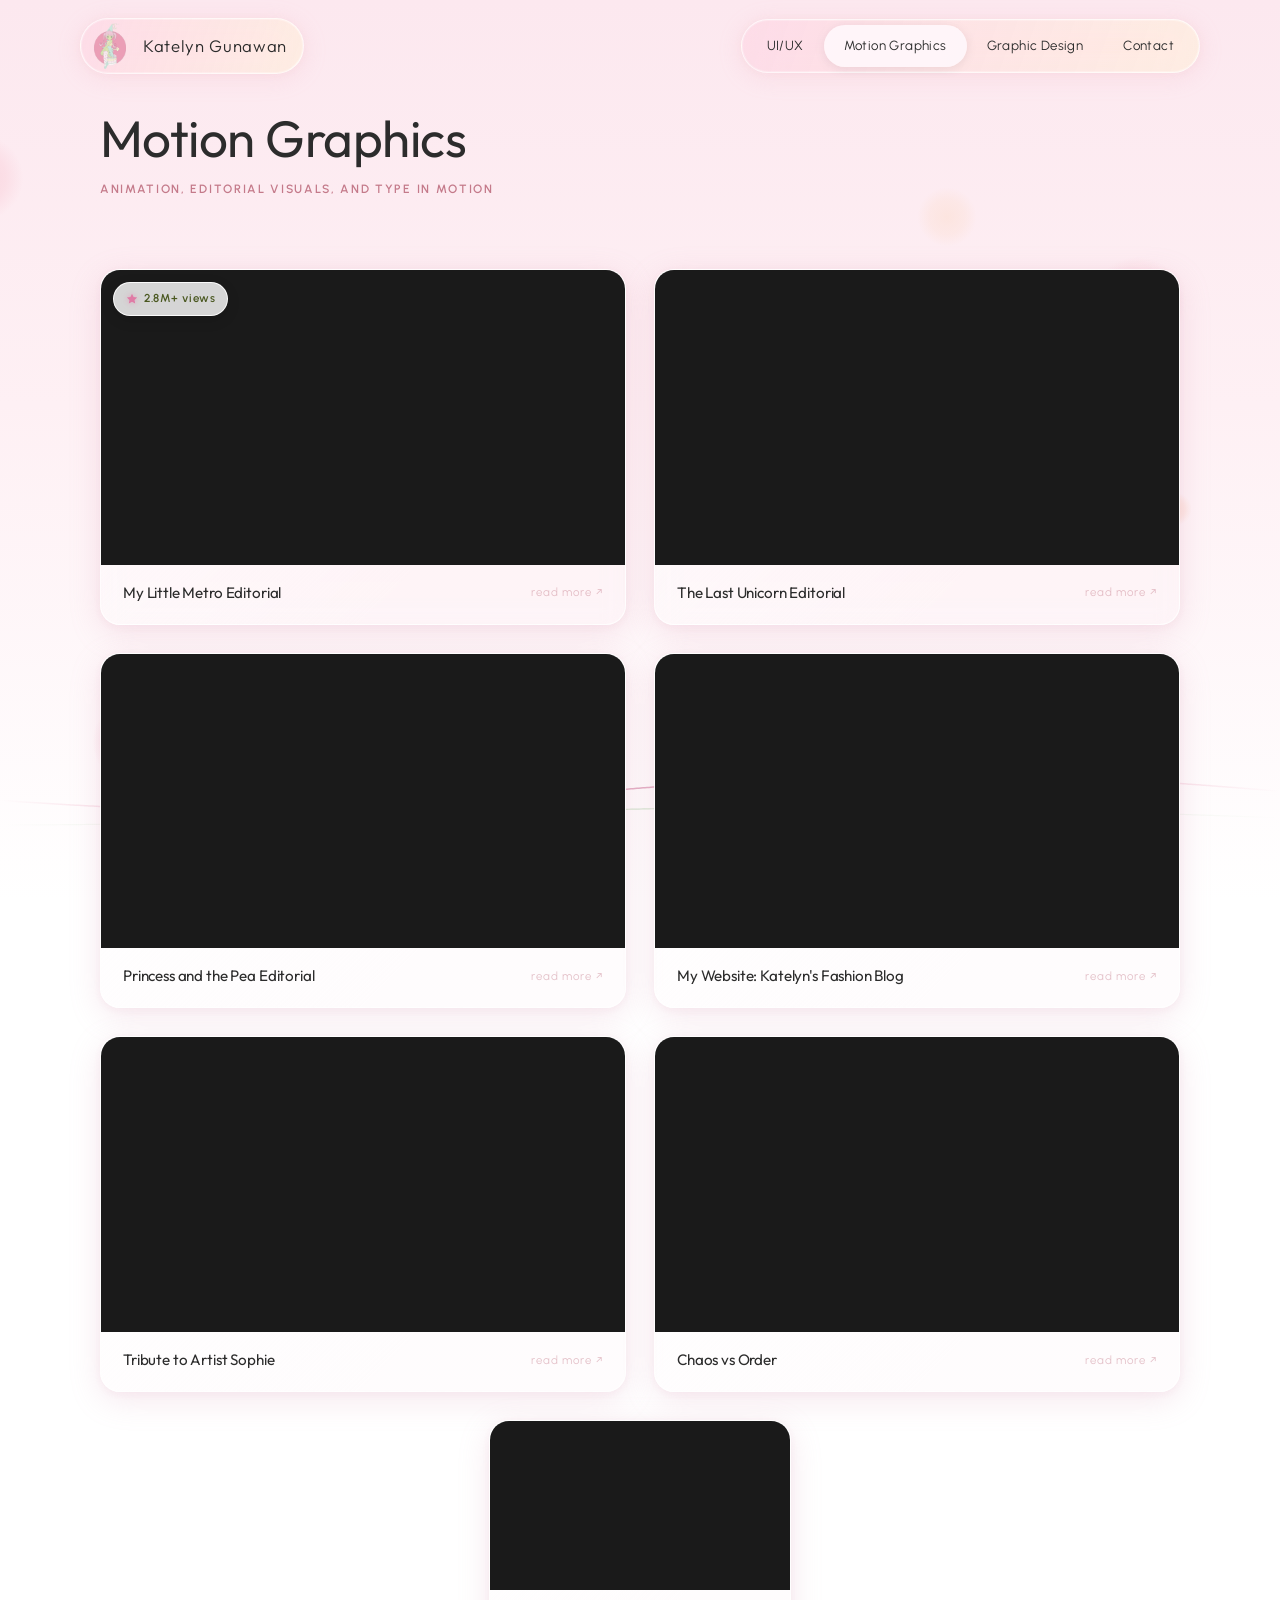
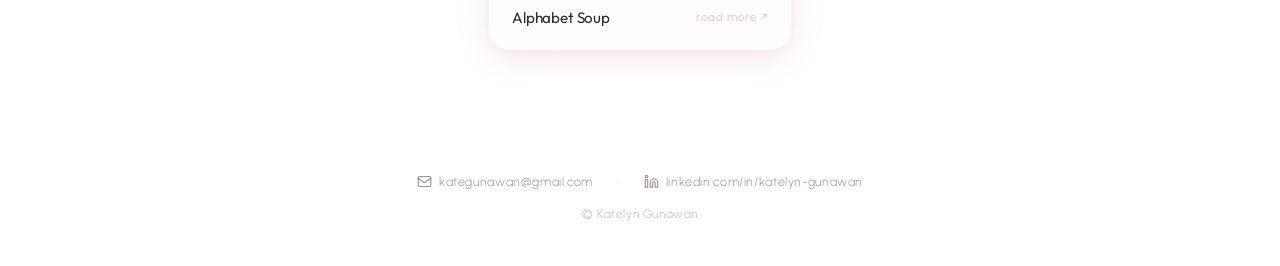
<file: motiongraphics.html>
<!DOCTYPE html>
<html lang="en">
<head>
  <script src="localmedia.js"></script>
  <meta charset="UTF-8" />
  <meta name="viewport" content="width=device-width, initial-scale=1.0" />
  <title>Motion Graphics — Katelyn Gunawan</title>
  <link rel="preconnect" href="https://fonts.googleapis.com" />
  <link rel="preconnect" href="https://fonts.gstatic.com" crossorigin />
  <link href="https://fonts.googleapis.com/css2?family=Urbanist:wght@300;400;500;600;700&display=swap" rel="stylesheet" />
  <style>
    *, *::before, *::after { box-sizing: border-box; margin: 0; padding: 0; }

    :root {
      --text-dark: #2c2c2c;
      --text-mid: #555;
      --accent: #c47a8a;
      --green-btn: #7a9e6e;
    }

    html { scroll-behavior: smooth; }

    body {
      font-family: 'Urbanist', sans-serif;
      font-weight: 300;
      color: var(--text-dark);
      min-height: 100vh;
      overflow-x: hidden;
      letter-spacing: 0.04em;
      line-height: 1.9;
    }

    #bg-canvas {
      position: fixed; inset: 0;
      width: 100%; height: 100%;
      z-index: -1; pointer-events: none;
    }

    /* ── NAV ── */
    nav {
      position: fixed; top: 0; left: 0; right: 0; z-index: 100;
      display: flex; justify-content: space-between; align-items: center;
      padding: 18px 80px;
    }
    .nav-logo {
      display: flex; align-items: center; gap: 10px;
      text-decoration: none;
      background: linear-gradient(110deg, rgba(252,210,225,0.55) 0%, rgba(255,243,210,0.45) 100%);
      backdrop-filter: blur(18px) saturate(1.4);
      -webkit-backdrop-filter: blur(18px) saturate(1.4);
      border: 1px solid rgba(255,255,255,0.70);
      border-radius: 100px;
      padding: 4px 16px 4px 6px;
      box-shadow: 0 4px 24px rgba(240,160,185,0.18), 0 1px 8px rgba(240,180,170,0.12),
                  0 0 0 1px rgba(255,255,255,0.25) inset;
    }
    .nav-logo img {
      height: 46px; width: 46px;
      object-fit: contain; object-position: center;
      display: block; flex-shrink: 0;
      transition: transform 0.3s ease;
    }
    .nav-logo span {
      font-family: 'Urbanist', sans-serif;
      font-size: 1.05rem; font-weight: 400;
      color: var(--text-dark); letter-spacing: 0.04em;
      transition: color 0.3s ease;
    }
    .nav-logo:hover img { transform: scale(1.15); }
    .nav-logo:hover span { color: #7a9e6e; }
    .nav-logo span {
      font-family: 'Urbanist', sans-serif;
      font-size: 1.05rem; font-weight: 400;
      color: var(--text-dark); letter-spacing: 0.04em;
      transition: color 0.3s ease;
    }
    .nav-logo:hover img   { transform: scale(1.15); }
    .nav-logo:hover span  { color: #7a9e6e; }
    .nav-pills {
      display: flex; list-style: none;
      background: linear-gradient(110deg, rgba(252,210,225,0.55) 0%, rgba(255,243,210,0.45) 100%);
      backdrop-filter: blur(18px) saturate(1.4);
      -webkit-backdrop-filter: blur(18px) saturate(1.4);
      border: 1px solid rgba(255,255,255,0.70);
      border-radius: 100px; padding: 5px;
      box-shadow: 0 4px 24px rgba(240,160,185,0.18), 0 1px 8px rgba(240,180,170,0.12),
                  0 0 0 1px rgba(255,255,255,0.25) inset;
    }
    .nav-pills li a {
      display: block; padding: 8px 20px; border-radius: 100px;
      font-size: 0.83rem; font-weight: 400; color: var(--text-dark);
      text-decoration: none; white-space: nowrap; letter-spacing: 0.03em;
      transition: background 0.2s;
    }
    .nav-pills li a.active,
    .nav-pills li a:hover {
      background: rgba(255,248,251,0.9); box-shadow: 0 2px 12px rgba(0,0,0,0.08);
    }

    /* ── COMPACT HERO ── */
    .hero {
      padding: 110px 100px 40px;
      display: flex; align-items: flex-end;
    }
    .hero-title {
      font-size: clamp(2.2rem, 4vw, 3.2rem); font-weight: 700;
      color: var(--text-dark); line-height: 1.1; letter-spacing: -0.01em;
    }

    /* ── VIDEO GRID ── */
    .grid-wrap {
      padding: 28px 100px 80px;
    }
    .video-grid {
      display: grid;
      grid-template-columns: 1fr 1fr;
      gap: 28px;
    }

    /* lone bottom card centred */
    .video-grid .solo {
      grid-column: 1 / -1;
      max-width: calc(50% - 14px);
      margin: 0 auto;
    }

    /* ── VIDEO CARD ── */
    .video-card {
      background: linear-gradient(135deg, rgba(255,255,255,0.72) 0%, rgba(252,240,245,0.20) 70%);
      backdrop-filter: blur(10px); -webkit-backdrop-filter: blur(10px);
      border: 1px solid rgba(255,255,255,0.75); border-radius: 20px;
      overflow: hidden;
      cursor: pointer;
      transition: transform 0.3s ease, box-shadow 0.3s ease;
      box-shadow: 0 8px 32px rgba(210,140,170,0.20), 0 2px 8px rgba(200,120,155,0.08);
    }
    .video-card:hover {
      transform: translateY(-4px);
      box-shadow: 0 18px 48px rgba(210,140,170,0.28), 0 4px 12px rgba(200,120,155,0.12);
    }

    /* thumbnail wrapper — 16:9 */
    .card-thumb {
      position: relative;
      width: 100%;
      aspect-ratio: 16 / 9;
      overflow: hidden;
      background: #1a1a1a;
    }
    .card-thumb video {
      width: 100%; height: 100%;
      object-fit: cover;
      display: block;
      pointer-events: none;
      transition: opacity 0.3s;
    }

    /* play icon overlay on thumb */
    .play-icon {
      position: absolute; inset: 0;
      display: flex; align-items: center; justify-content: center;
      background: rgba(0,0,0,0);
      opacity: 0;
      transition: opacity 0.25s, background 0.25s;
    }
    .video-card:hover .play-icon {
      opacity: 1;
      background: rgba(0,0,0,0.32);
    }
    .play-icon svg {
      width: 52px; height: 52px;
      fill: rgba(255,255,255,0.88);
      filter: drop-shadow(0 2px 8px rgba(0,0,0,0.35));
      transition: transform 0.25s;
    }
    .video-card:hover .play-icon svg { transform: scale(1.1); }

    /* card footer */
    .card-footer {
      padding: 14px 22px 16px;
      display: flex; align-items: center; justify-content: space-between; gap: 10px;
    }
    .card-title {
      font-size: 0.95rem; font-weight: 500;
      color: var(--text-dark); letter-spacing: 0.02em;
    }
    /* subtle "read more" hint — visible always but very quiet, pops on hover */
    .card-hint {
      font-size: 0.72rem; font-weight: 400; letter-spacing: 0.08em;
      color: var(--accent); opacity: 0.45; white-space: nowrap;
      transition: opacity 0.25s;
      flex-shrink: 0;
    }
    .video-card:hover .card-hint { opacity: 1; }

    /* ── OVERLAY ── */
    .overlay {
      display: none;
      position: fixed; inset: 0; z-index: 200;
      align-items: center; justify-content: center;
    }
    .overlay.open { display: flex; }

    .overlay-backdrop {
      position: absolute; inset: 0;
      background: rgba(20, 10, 15, 0.65);
      backdrop-filter: blur(14px);
      -webkit-backdrop-filter: blur(14px);
    }

    .overlay-panel {
      position: relative; z-index: 1;
      width: min(820px, 92vw);
      background: linear-gradient(135deg, rgba(255,255,255,0.88) 0%, rgba(252,238,244,0.80) 100%);
      backdrop-filter: blur(20px); -webkit-backdrop-filter: blur(20px);
      border: 1px solid rgba(255,255,255,0.85);
      border-radius: 24px;
      box-shadow: 0 24px 80px rgba(180,100,140,0.22), 0 4px 16px rgba(180,100,140,0.10);
      overflow: hidden;
      animation: panelIn 0.28s cubic-bezier(0.22,1,0.36,1);
    }
    @keyframes panelIn {
      from { opacity: 0; transform: scale(0.94) translateY(12px); }
      to   { opacity: 1; transform: scale(1) translateY(0); }
    }

    .overlay-video-wrap {
      width: 100%;
      aspect-ratio: 16 / 9;
      background: #111;
      position: relative;
    }
    .overlay-video-wrap video {
      width: 100%; height: 100%;
      object-fit: contain;
      display: block;
    }

    .overlay-body {
      padding: 24px 32px 30px;
    }
    .overlay-title {
      font-size: 1.25rem; font-weight: 700;
      color: var(--text-dark); margin-bottom: 10px; letter-spacing: 0.01em;
    }
    .overlay-desc {
      font-size: 0.95rem; color: var(--text-mid); font-weight: 300;
      line-height: 1.85; letter-spacing: 0.04em;
    }

    /* close button */
    .overlay-close {
      position: absolute; top: 14px; right: 16px; z-index: 2;
      width: 36px; height: 36px; border-radius: 50%;
      background: rgba(255,255,255,0.75);
      border: 1px solid rgba(255,255,255,0.9);
      backdrop-filter: blur(8px); -webkit-backdrop-filter: blur(8px);
      display: flex; align-items: center; justify-content: center;
      cursor: pointer;
      transition: background 0.2s, transform 0.2s;
      box-shadow: 0 2px 10px rgba(0,0,0,0.12);
    }
    .overlay-close:hover { background: rgba(255,255,255,0.95); transform: scale(1.08); }
    .overlay-close svg { width: 16px; height: 16px; stroke: #555; stroke-width: 2; }

    footer {
      text-align: center; padding: 40px;
      font-size: 0.78rem; color: rgba(80,50,65,0.45); letter-spacing: 0.05em;
    }

    @media (max-width: 800px) {
      nav { padding: 14px 28px; }
      .nav-pills li a { padding: 7px 13px; font-size: 0.75rem; }
      .hero { padding: 90px 40px 28px; }
      .grid-wrap { padding: 20px 28px 60px; }
      .video-grid { grid-template-columns: 1fr; gap: 20px; }
      .video-grid .solo { max-width: 100%; }
      .overlay-body { padding: 18px 20px 22px; }
    }

    /* ── HAMBURGER MENU ── */
    .hamburger {
      display: none;
      flex-direction: column;
      justify-content: center;
      gap: 5px;
      width: 38px; height: 38px;
      background: linear-gradient(110deg, rgba(252,210,225,0.55) 0%, rgba(255,243,210,0.45) 100%);
      backdrop-filter: blur(18px) saturate(1.4);
      -webkit-backdrop-filter: blur(18px) saturate(1.4);
      border: 1px solid rgba(255,255,255,0.70);
      border-radius: 50%;
      padding: 9px;
      cursor: pointer;
      box-shadow: 0 4px 24px rgba(240,160,185,0.18), 0 0 0 1px rgba(255,255,255,0.25) inset;
      transition: box-shadow 0.2s;
    }
    .hamburger span {
      display: block; width: 100%; height: 1.5px;
      background: var(--text-dark); border-radius: 2px;
      transition: transform 0.3s ease, opacity 0.3s ease;
    }
    .hamburger.open span:nth-child(1) { transform: translateY(6.5px) rotate(45deg); }
    .hamburger.open span:nth-child(2) { opacity: 0; }
    .hamburger.open span:nth-child(3) { transform: translateY(-6.5px) rotate(-45deg); }
    .mobile-menu {
      display: none;
      position: fixed;
      top: 70px; left: 16px; right: 16px;
      z-index: 99;
      background: linear-gradient(135deg, rgba(252,210,225,0.45) 0%, rgba(255,243,210,0.38) 100%);
      backdrop-filter: blur(24px) saturate(1.5);
      -webkit-backdrop-filter: blur(24px) saturate(1.5);
      border: 1px solid rgba(255,255,255,0.70);
      border-radius: 20px;
      padding: 8px;
      box-shadow: 0 8px 32px rgba(210,140,170,0.18), 0 2px 8px rgba(200,120,155,0.10),
                  0 0 0 1px rgba(255,255,255,0.25) inset;
      flex-direction: column; gap: 3px;
      animation: menuIn 0.25s cubic-bezier(0.22,1,0.36,1);
    }
    .mobile-menu.open { display: flex; }
    @keyframes menuIn {
      from { opacity: 0; transform: translateY(-10px) scale(0.97); }
      to   { opacity: 1; transform: translateY(0) scale(1); }
    }
    .mobile-menu a {
      display: block; padding: 12px 18px;
      border-radius: 14px;
      font-size: 0.9rem; font-weight: 400;
      color: var(--text-dark); text-decoration: none;
      letter-spacing: 0.03em;
      transition: background 0.2s;
    }
    .mobile-menu a:hover, .mobile-menu a.active {
      background: rgba(255,248,251,0.85);
      box-shadow: 0 2px 10px rgba(0,0,0,0.06);
    }
    @media (max-width: 768px) {
      .hamburger { display: flex; }
      .nav-pills  { display: none; }
      nav { padding: 16px 20px; }
      .nav-logo { padding: 5px; }
      .nav-logo img { height: 38px !important; width: 38px !important; }
      .nav-logo span { display: none; }
    }
    @media (max-width: 480px) {
      .nav-logo img { height: 32px; width: 32px; }
    }
  </style>
  <link href="https://fonts.googleapis.com/css2?family=Outfit:wght@300;400;500&display=swap" rel="stylesheet" />
  <style>
    /* ── SITE HEADINGS: Outfit (matches home) ── */
    h1, h2, h3, .hero-title, .card-title, .walk-title, .goal-title, .clip-title, .kc-title, .zine-heading, .overlay-title {
      font-family: 'Outfit', sans-serif !important; font-weight: 400 !important; letter-spacing: -0.01em;
    }
    .hero-eyebrow, .nav-logo span { font-family: 'Outfit', sans-serif !important; font-weight: 300 !important; }
  </style>
  <link rel="stylesheet" href="gleam.css" />
  <style>
    /* Last Unicorn video has black side bars baked in: scale to crop them */
    .reach-badge { position: absolute; top: 12px; left: 12px; z-index: 2; padding: 5px 12px; border-radius: 999px;
      font-size: 0.72rem; font-weight: 600; letter-spacing: 0.05em; color: #4a5820;
      background: rgba(255,255,255,0.82); border: 1px solid rgba(255,255,255,0.9);
      backdrop-filter: blur(8px); -webkit-backdrop-filter: blur(8px); box-shadow: 0 4px 14px rgba(0,0,0,0.12); }
    .reach-badge { display: inline-flex; align-items: center; gap: 6px; }
    .reach-badge svg { width: 12px; height: 12px; fill: #e07aa5; filter: drop-shadow(0 0 3px rgba(224,122,165,0.6)); }
    .reach { margin-top: 22px; }
    .reach-label { font-size: 0.7rem; font-weight: 600; letter-spacing: 0.14em; text-transform: uppercase; color: var(--accent, #c07090); margin-bottom: 10px; }
    .reach-grid { display: grid; grid-template-columns: 1fr 1fr; gap: 12px; }
    .reach-stat { display: flex; flex-direction: column; gap: 2px; padding: 14px 18px; border-radius: 14px; text-decoration: none; color: inherit;
      background: linear-gradient(135deg, rgba(255,255,255,0.65), rgba(252,235,245,0.30));
      border: 1px solid rgba(255,255,255,0.75); box-shadow: 0 4px 20px rgba(210,140,170,0.12); transition: transform .2s ease; }
    a.reach-stat:hover { transform: translateY(-2px); }
    .reach-stat strong { font-family: 'Outfit', sans-serif; font-weight: 400; font-size: 1.6rem; color: var(--text-dark, #3a2a30); }
    .reach-stat span { font-size: 0.82rem; color: var(--text-mid, #8a7a80); }
    .reach-wide { grid-column: 1 / -1; flex-direction: row; align-items: center; gap: 12px; }
    .reach-wide strong { font-size: 1.2rem; color: #e07aa5; }
    @media (max-width: 600px) { .reach-grid { grid-template-columns: 1fr; } }
    .card-thumb video.crop-bars { transform: scale(1.27); }
    /* small music credit under the description */
    /* let tall popups scroll */
    .overlay { overflow-y: auto; -webkit-overflow-scrolling: touch; overscroll-behavior: contain; padding: 4vh 0; }
    .overlay.open { align-items: flex-start; }
    .overlay-backdrop { position: fixed !important; }
    .overlay-panel { margin: auto; flex-shrink: 0; }
    .overlay-music { margin-top: 14px; font-size: 0.72rem; letter-spacing: 0.06em; color: var(--text-mid, #8a7a80); opacity: 0.75; font-style: italic; }
  </style>
  <style>
    .page-sub { margin-top: 12px; font-size: 0.75rem; font-weight: 600; letter-spacing: 0.14em; text-transform: uppercase; color: var(--accent, #c07090); }
  </style>
</head>
<body>

<canvas id="bg-canvas"></canvas>

<!-- NAV -->
<nav>
  <a class="nav-logo" href="index.html">
    <img src="logo.png" alt="Katelyn Gunawan logo" />
    <span>Katelyn Gunawan</span>
  </a>
  <ul class="nav-pills" id="navPills">
    <li><a href="uiux.html">UI/UX</a></li>
    <li><a href="motiongraphics.html" class="active">Motion Graphics</a></li>
    <li><a href="graphicdesigns.html">Graphic Design</a></li>
    <li><a href="contact.html">Contact</a></li>
  </ul>
  <!-- hamburger — mobile only -->
  <button class="hamburger" id="hamburger" aria-label="Menu">
    <span></span><span></span><span></span>
  </button>
</nav>
<div class="mobile-menu" id="mobileMenu">
  <a href="uiux.html">UI/UX</a>
  <a href="motiongraphics.html" class="active">Motion Graphics</a>
  <a href="graphicdesigns.html">Graphic Design</a>
  <a href="contact.html">Contact</a>
</div>

<!-- HERO -->
<section class="hero">
  <div>
    <h1 class="hero-title">Motion Graphics</h1>
    <p class="page-sub">Animation, editorial visuals, and type in motion</p>
  </div>
</section>

<!-- VIDEO GRID -->
<div class="grid-wrap">
  <div class="video-grid">

    <!-- 1: MLP -->
    <div class="video-card" onclick="openOverlay('https://f004.backblazeb2.com/file/Kattelyn-Portfolio-Files/mlpsaturated.mp4', 'My Little Metro Editorial', 'A motion graphics piece created for the editorial photoshoot My Little Metro, reimagining the world of My Little Pony through the lens of the 2000s Fruitiger Metro aesthetic. Drawing inspiration from nostalgic kids channel openings and old iPod advertisements, I played with rotoscoping and dynamic 3D camera movements to bring the shoot to life. Music: Girl Like Me by PinkPantheress')">
      <div class="card-thumb">
        <span class="reach-badge"><svg viewBox="0 0 24 24" aria-hidden="true"><path d="M12 1.5l3.1 6.6 7.2.9-5.3 5 1.4 7.1L12 17.6l-6.4 3.5 1.4-7.1-5.3-5 7.2-.9z" stroke-linejoin="round"/></svg>2.8M+ views</span>
        <video src="https://f004.backblazeb2.com/file/Kattelyn-Portfolio-Files/mlpsaturated.mp4" autoplay loop muted playsinline></video>
        <div class="play-icon"><svg viewBox="0 0 24 24"><path d="M5 3l14 9-14 9V3z"/></svg></div>
      </div>
      <div class="card-footer"><p class="card-title">My Little Metro Editorial</p><span class="card-hint">read more ↗</span></div>
    </div>

    <!-- 2: Storybook -->
    <div class="video-card" onclick="openOverlay('https://f004.backblazeb2.com/file/Kattelyn-Portfolio-Files/STORYBOOKLORELAI.mov', 'The Last Unicorn Editorial', 'An animated visual narrative created for an editorial photoshoot I co-creative directed, centered the tale of The Last Unicorn. Inspired by the magic of childhood pop-up books, I layered photographs from the shoot with the film backdrops and atmospheric graphics to create a whimsical, three-dimensional, and nostalgic journey through the fantasy world while bringing my shoot to life.')">
      <div class="card-thumb">
        <video class="crop-bars" src="https://f004.backblazeb2.com/file/Kattelyn-Portfolio-Files/STORYBOOKLORELAI.mov" autoplay loop muted playsinline></video>
        <div class="play-icon"><svg viewBox="0 0 24 24"><path d="M5 3l14 9-14 9V3z"/></svg></div>
      </div>
      <div class="card-footer"><p class="card-title">The Last Unicorn Editorial</p><span class="card-hint">read more ↗</span></div>
    </div>

    <!-- 3: Princess and the Pea -->
    <div class="video-card" onclick="openOverlay('motiongraphics/princessandpea.mp4', 'Princess and the Pea Editorial', 'A music video-style motion graphics piece created for an editorial photoshoot I co-creative directed and styled, reimagining the fariytale of The Princess and the Pea through a playful pop lens. Blending mixed media elements, vibrant color palettes, and energetic motion, I expressed the aesthetic vision of my editorial. Music: Good Girls by Charli XCX')">
      <div class="card-thumb">
        <video src="motiongraphics/princessandpea.mp4" autoplay loop muted playsinline></video>
        <div class="play-icon"><svg viewBox="0 0 24 24"><path d="M5 3l14 9-14 9V3z"/></svg></div>
      </div>
      <div class="card-footer"><p class="card-title">Princess and the Pea Editorial</p><span class="card-hint">read more ↗</span></div>
    </div>

    <!-- 4: Fashion Blog -->
    <div class="video-card" onclick="openOverlay('https://f004.backblazeb2.com/file/Kattelyn-Portfolio-Files/fashionblog.mov', 'My Website: Katelyn\'s Fashion Blog', 'To introduce a personal fashion blog I created, I made a motion graphics trailer that captures the user experience of the website. By animating my hand-drawn logo and simulating key user interactions in After Effects, I showcased the visual identity and user journey of my site.')">
      <div class="card-thumb">
        <video src="https://f004.backblazeb2.com/file/Kattelyn-Portfolio-Files/fashionblog.mov" autoplay loop muted playsinline></video>
        <div class="play-icon"><svg viewBox="0 0 24 24"><path d="M5 3l14 9-14 9V3z"/></svg></div>
      </div>
      <div class="card-footer"><p class="card-title">My Website: Katelyn's Fashion Blog</p><span class="card-hint">read more ↗</span></div>
    </div>

    <!-- 5: Sophie -->
    <div class="video-card" onclick="openOverlay('https://f004.backblazeb2.com/file/Kattelyn-Portfolio-Files/sophiecompressed.mov', 'Tribute to Artist Sophie', 'A tribute motion graphics piece exploring the work of the artist SOPHIE and her ideas surrounding gender and music. Drawing from her hyperfeminine, hyperpop aesthetic, I combined surreal visuals and transcendent imagery to communicate both her distinctive artistic style and her vision of identity as something fluid and self-constructed.')">
      <div class="card-thumb">
        <video src="https://f004.backblazeb2.com/file/Kattelyn-Portfolio-Files/sophiecompressed.mov" autoplay loop muted playsinline></video>
        <div class="play-icon"><svg viewBox="0 0 24 24"><path d="M5 3l14 9-14 9V3z"/></svg></div>
      </div>
      <div class="card-footer"><p class="card-title">Tribute to Artist Sophie</p><span class="card-hint">read more ↗</span></div>
    </div>

    <!-- 6: Chaos vs Order -->
    <div class="video-card" onclick="openOverlay('https://f004.backblazeb2.com/file/Kattelyn-Portfolio-Files/orderchaos.mov', 'Chaos vs Order', 'A motion graphics study depicting the opposing concepts of order and chaos. A visual represetation of each concept through contrasting motion, composition, and pacing.')">
      <div class="card-thumb">
        <video src="https://f004.backblazeb2.com/file/Kattelyn-Portfolio-Files/orderchaos.mov" autoplay loop muted playsinline></video>
        <div class="play-icon"><svg viewBox="0 0 24 24"><path d="M5 3l14 9-14 9V3z"/></svg></div>
      </div>
      <div class="card-footer"><p class="card-title">Chaos vs Order</p><span class="card-hint">read more ↗</span></div>
    </div>

    <!-- 7: Alphabet Soup (solo, centred) -->
    <div class="video-card solo" onclick="openOverlay('https://f004.backblazeb2.com/file/Kattelyn-Portfolio-Files/alphabetsoup.mov', 'Alphabet Soup', 'A study of typography in motion that transforms the alphabet into an engaging visual narrative. The piece explores the storytelling capabilities of letterforms.')">
      <div class="card-thumb">
        <video src="https://f004.backblazeb2.com/file/Kattelyn-Portfolio-Files/alphabetsoup.mov" autoplay loop muted playsinline></video>
        <div class="play-icon"><svg viewBox="0 0 24 24"><path d="M5 3l14 9-14 9V3z"/></svg></div>
      </div>
      <div class="card-footer"><p class="card-title">Alphabet Soup</p><span class="card-hint">read more ↗</span></div>
    </div>

  </div>
</div>

<!-- OVERLAY -->
<div class="overlay" id="overlay">
  <div class="overlay-backdrop" onclick="closeOverlay()"></div>
  <div class="overlay-panel">
    <button class="overlay-close" onclick="closeOverlay()" aria-label="Close">
      <svg viewBox="0 0 24 24" fill="none" xmlns="http://www.w3.org/2000/svg">
        <line x1="18" y1="6" x2="6" y2="18"/><line x1="6" y1="6" x2="18" y2="18"/>
      </svg>
    </button>
    <div class="overlay-video-wrap">
      <video id="overlay-video" controls muted playsinline></video>
    </div>
    <div class="overlay-body">
      <h2 class="overlay-title" id="overlay-title"></h2>
      <p class="overlay-desc" id="overlay-desc"></p>
      <p class="overlay-music" id="overlay-music"></p>
      <div class="reach" id="reach-metro" hidden>
        <p class="reach-label">Reach</p>
        <div class="reach-grid">
          <a class="reach-stat" href="https://www.tiktok.com/@spacewizardkat/video/7653596276755320077" target="_blank" rel="noopener"><strong>2.8M</strong><span>views on TikTok ↗</span></a>
          <a class="reach-stat" href="https://www.instagram.com/reel/DZLBj2AgYM8/" target="_blank" rel="noopener"><strong>2.8M</strong><span>views on Instagram ↗</span></a>
          <div class="reach-stat reach-wide"><strong>♡</strong><span>Commented on by the official My Little Pony account</span></div>
        </div>
      </div>
    </div>
  </div>
</div>

<footer>
  <div style="display:flex;align-items:center;justify-content:center;gap:24px;margin-bottom:10px;padding:0 40px;flex-wrap:wrap;">
    <a href="mailto:kategunawan@gmail.com" style="display:inline-flex;align-items:center;gap:7px;text-decoration:none;color:rgba(80,50,65,0.55);font-size:0.78rem;letter-spacing:0.05em;transition:color 0.2s;white-space:nowrap;" onmouseover="this.style.color='#c47a8a'" onmouseout="this.style.color='rgba(80,50,65,0.55)'">
      <svg width="15" height="15" viewBox="0 0 24 24" fill="none" stroke="currentColor" stroke-width="1.8" stroke-linecap="round" stroke-linejoin="round"><rect x="2" y="4" width="20" height="16" rx="2"/><path d="M2 7l10 7 10-7"/></svg>
      <span>kategunawan@gmail.com</span>
    </a>
    <span style="color:rgba(200,160,175,0.4);">·</span>
    <a href="https://www.linkedin.com/in/katelyn-gunawan-74b05734a" target="_blank" style="display:inline-flex;align-items:center;gap:7px;text-decoration:none;color:rgba(80,50,65,0.55);font-size:0.78rem;letter-spacing:0.05em;transition:color 0.2s;white-space:nowrap;" onmouseover="this.style.color='#c47a8a'" onmouseout="this.style.color='rgba(80,50,65,0.55)'">
      <svg width="15" height="15" viewBox="0 0 24 24" fill="none" stroke="currentColor" stroke-width="1.8" stroke-linecap="round" stroke-linejoin="round"><path d="M16 8a6 6 0 0 1 6 6v7h-4v-7a2 2 0 0 0-2-2 2 2 0 0 0-2 2v7h-4v-7a6 6 0 0 1 6-6z"/><rect x="2" y="9" width="4" height="12"/><circle cx="4" cy="4" r="2"/></svg>
      <span>linkedin.com/in/katelyn-gunawan</span>
    </a>
  </div>
  <p style="font-size:0.75rem;color:rgba(80,50,65,0.35);letter-spacing:0.05em;">© Katelyn Gunawan</p>
</footer>

<script>
  function openOverlay(src, title, desc) {
    const overlay = document.getElementById('overlay');
    const vid = document.getElementById('overlay-video');
    document.getElementById('overlay-title').textContent = title;
    const m = desc.match(/\s*Music:\s*(.+?)\.?$/);
    document.getElementById('overlay-desc').textContent = m ? desc.slice(0, m.index) : desc;
    const mu = document.getElementById('overlay-music');
    mu.textContent = m ? 'Music: ' + m[1] : '';
    mu.style.display = m ? '' : 'none';
    document.getElementById('reach-metro').hidden = title !== 'My Little Metro Editorial';
    vid.src = src;
    vid.muted = true;
    vid.load();
    vid.play();
    overlay.classList.add('open');
    document.body.style.overflow = 'hidden';
  }

  function closeOverlay() {
    const overlay = document.getElementById('overlay');
    const vid = document.getElementById('overlay-video');
    vid.pause();
    vid.src = '';
    overlay.classList.remove('open');
    document.body.style.overflow = '';
  }

  document.addEventListener('keydown', e => { if (e.key === 'Escape') closeOverlay(); });

  /* ── BACKGROUND CANVAS ── */
  const canvas = document.getElementById('bg-canvas');
  const ctx = canvas.getContext('2d');
  let W, H, scrollY = 0, mouse = { x: -999, y: -999 };
  function resize() { W = canvas.width = window.innerWidth; H = canvas.height = window.innerHeight; }
  resize();
  window.addEventListener('resize', resize);
  window.addEventListener('scroll', () => { scrollY = window.scrollY; });
  window.addEventListener('mousemove', e => { mouse.x = e.clientX; mouse.y = e.clientY; });
  window.addEventListener('mouseleave', () => { mouse.x = -999; mouse.y = -999; });
  const bubbles = [];
  const BUBBLE_COUNT = 38;
  function bubbleColor(normY) {
    if (normY < 0.45) {
      const cols = [[250,210,220],[252,220,210],[248,205,218],[252,225,215]];
      return cols[Math.floor(Math.random()*cols.length)];
    } else {
      const cols = [[210,235,205],[195,228,195],[248,210,222],[215,238,210],[245,205,220]];
      return cols[Math.floor(Math.random()*cols.length)];
    }
  }
  for (let i = 0; i < BUBBLE_COUNT; i++) {
    const normY = Math.random(); const [r,g,b] = bubbleColor(normY);
    bubbles.push({ x: Math.random()*1.2-0.1, y: normY, pageH: 2.8, r0: 14+Math.random()*38,
      drift: (Math.random()-0.5)*0.00018, floatSpeed: 0.00008+Math.random()*0.00012,
      floatAmp: 6+Math.random()*14, floatOffset: Math.random()*Math.PI*2,
      alpha: 0.62+Math.random()*0.20, r, g, b, vx: 0, vy: 0 });
  }
  const wave = { amp:18, freq:0.0045, speed:0.012, phase:0, yBase:0.88 };
  let t = 0;
  function draw() {
    t++;
    ctx.clearRect(0,0,W,H);
    const grad = ctx.createLinearGradient(0,0,0,H);
    grad.addColorStop(0,'#fce8ef'); grad.addColorStop(0.45,'#fef0f4'); grad.addColorStop(1,'#ffffff');
    ctx.fillStyle = grad; ctx.fillRect(0,0,W,H);
    bubbles.forEach(b => {
      const screenX = b.x*W, pagePixelY = b.y*b.pageH*H;
      const screenY = pagePixelY - scrollY + Math.sin(t*b.floatSpeed*60+b.floatOffset)*b.floatAmp;
      if (screenY < -80 || screenY > H+80) return;
      b.x += b.drift; if(b.x<-0.1) b.x=1.1; if(b.x>1.1) b.x=-0.1;
      const ddx=screenX-mouse.x, ddy=screenY-mouse.y, md=Math.sqrt(ddx*ddx+ddy*ddy);
      if(md<140&&md>0){const f=(140-md)/140*0.5; b.vx+=(ddx/md)*f; b.vy+=(ddy/md)*f;}
      b.vx*=0.9; b.vy*=0.9;
      const bx=b.x*W+b.vx, by=screenY+b.vy;
      const fill=ctx.createRadialGradient(bx,by,0,bx,by,b.r0);
      fill.addColorStop(0,`rgba(${b.r},${b.g},${b.b},${b.alpha})`);
      fill.addColorStop(0.6,`rgba(${b.r},${b.g},${b.b},${b.alpha*0.6})`);
      fill.addColorStop(1,`rgba(${b.r},${b.g},${b.b},0)`);
      ctx.beginPath(); ctx.arc(bx,by,b.r0,0,Math.PI*2); ctx.fillStyle=fill; ctx.fill();
    });
    wave.phase+=wave.speed; const waveY=wave.yBase*H-scrollY*0.15;
    ctx.save();
    ctx.beginPath(); ctx.moveTo(0,waveY+Math.sin(wave.phase)*wave.amp);
    for(let x=1;x<=W;x+=2) ctx.lineTo(x,waveY+Math.sin(x*wave.freq+wave.phase)*wave.amp);
    const wg=ctx.createLinearGradient(0,0,W,0);
    wg.addColorStop(0,'rgba(235,150,180,0)'); wg.addColorStop(0.15,'rgba(225,140,170,0.45)');
    wg.addColorStop(0.5,'rgba(210,125,160,0.6)'); wg.addColorStop(0.85,'rgba(225,140,170,0.45)');
    wg.addColorStop(1,'rgba(235,150,180,0)'); ctx.strokeStyle=wg; ctx.lineWidth=1.5; ctx.stroke();
    ctx.beginPath(); ctx.moveTo(0,waveY+24+Math.sin(wave.phase*0.8+1.2)*(wave.amp*0.5));
    for(let x=1;x<=W;x+=2) ctx.lineTo(x,waveY+24+Math.sin(x*wave.freq*0.85+wave.phase*0.8+1.2)*(wave.amp*0.5));
    const wg2=ctx.createLinearGradient(0,0,W,0);
    wg2.addColorStop(0,'rgba(180,215,175,0)'); wg2.addColorStop(0.2,'rgba(165,205,160,0.3)');
    wg2.addColorStop(0.5,'rgba(155,200,150,0.4)'); wg2.addColorStop(0.8,'rgba(165,205,160,0.3)');
    wg2.addColorStop(1,'rgba(180,215,175,0)'); ctx.strokeStyle=wg2; ctx.lineWidth=1.2; ctx.stroke();
    ctx.restore();
    if(mouse.x>0){
      const mg=ctx.createRadialGradient(mouse.x,mouse.y,0,mouse.x,mouse.y,200);
      mg.addColorStop(0,'rgba(250,185,210,0.22)'); mg.addColorStop(0.5,'rgba(250,185,210,0.08)');
      mg.addColorStop(1,'rgba(250,185,210,0)'); ctx.fillStyle=mg;
      ctx.beginPath(); ctx.arc(mouse.x,mouse.y,200,0,Math.PI*2); ctx.fill();
    }
    requestAnimationFrame(draw);
  }
  draw();

    /* ── HAMBURGER MENU ── */
    const hamburger = document.getElementById('hamburger');
    const mobileMenu = document.getElementById('mobileMenu');
    hamburger.addEventListener('click', () => {
      hamburger.classList.toggle('open');
      mobileMenu.classList.toggle('open');
    });
    mobileMenu.querySelectorAll('a').forEach(a => {
      a.addEventListener('click', () => {
        hamburger.classList.remove('open');
        mobileMenu.classList.remove('open');
      });
    });
    document.addEventListener('click', e => {
      if (!hamburger.contains(e.target) && !mobileMenu.contains(e.target)) {
        hamburger.classList.remove('open');
        mobileMenu.classList.remove('open');
      }
    });
</script>
<script src="gleam.js"></script>
</body>
</html>
</file>
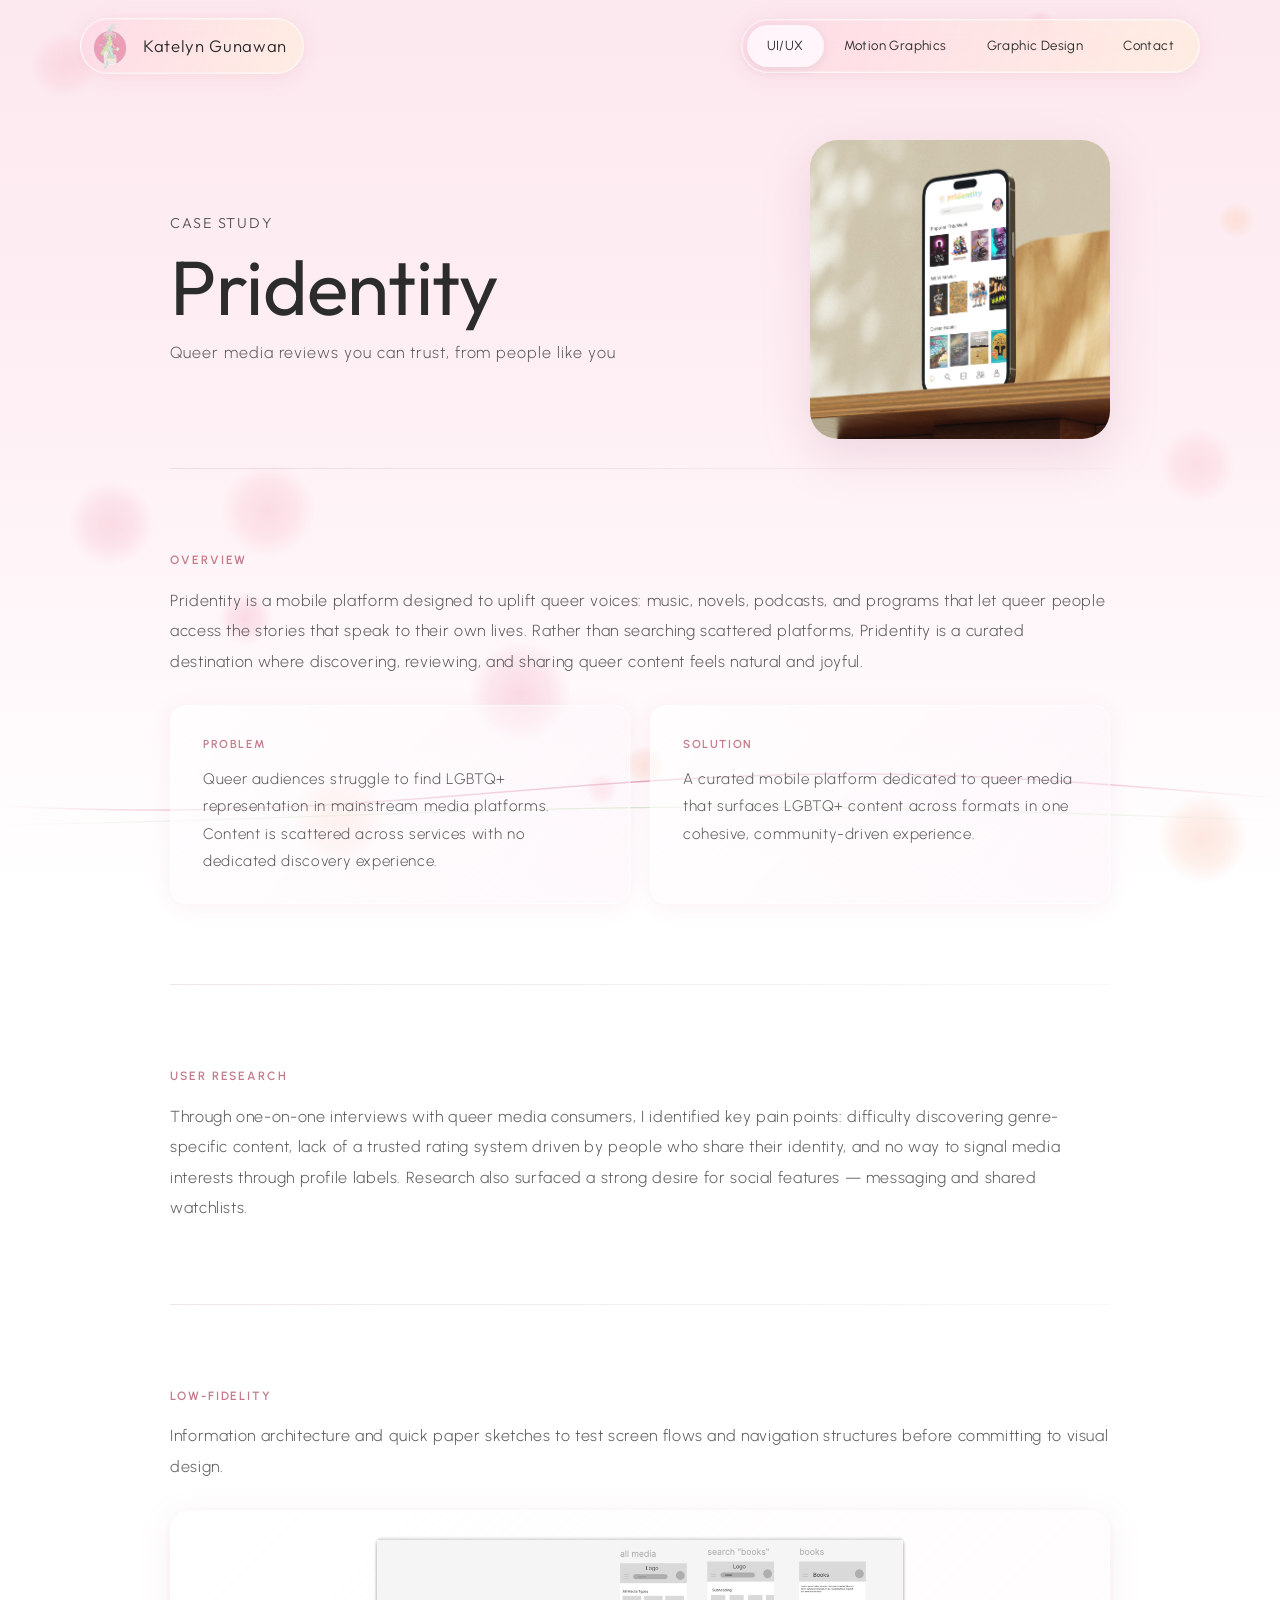
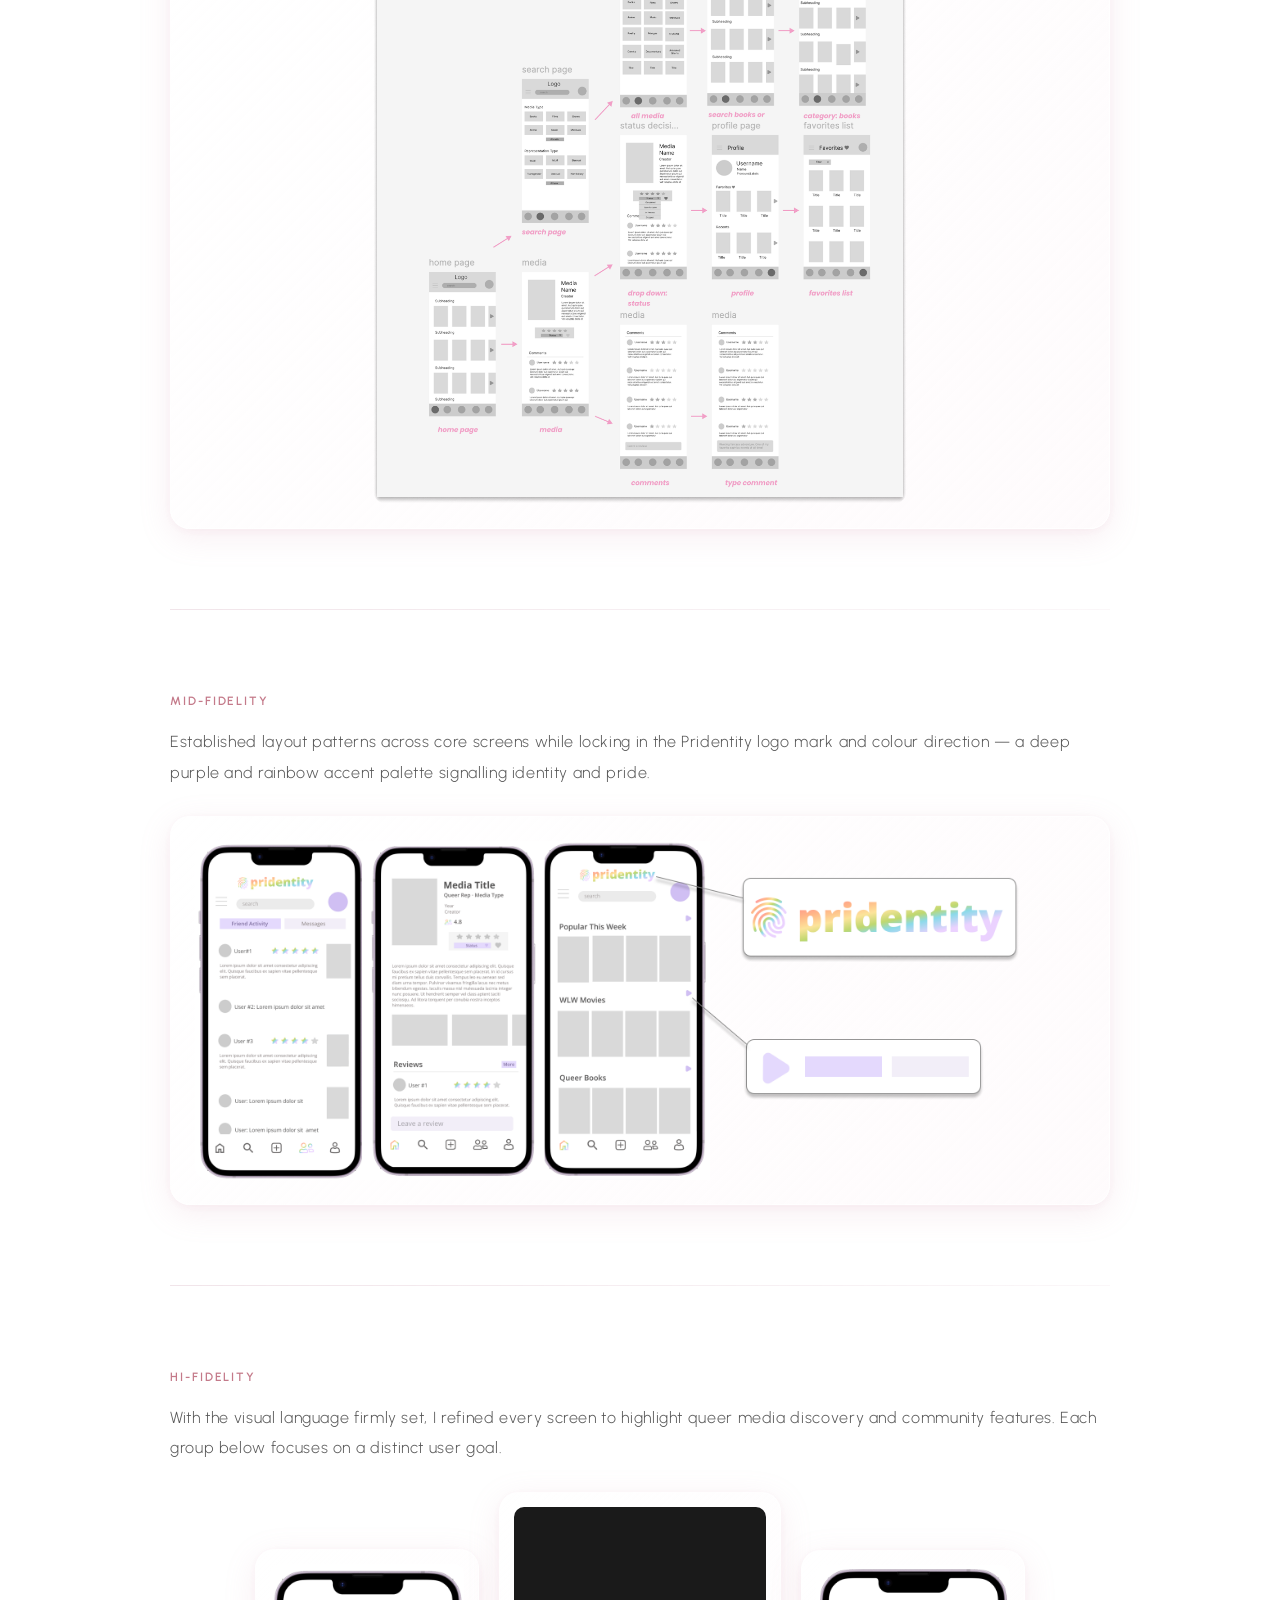
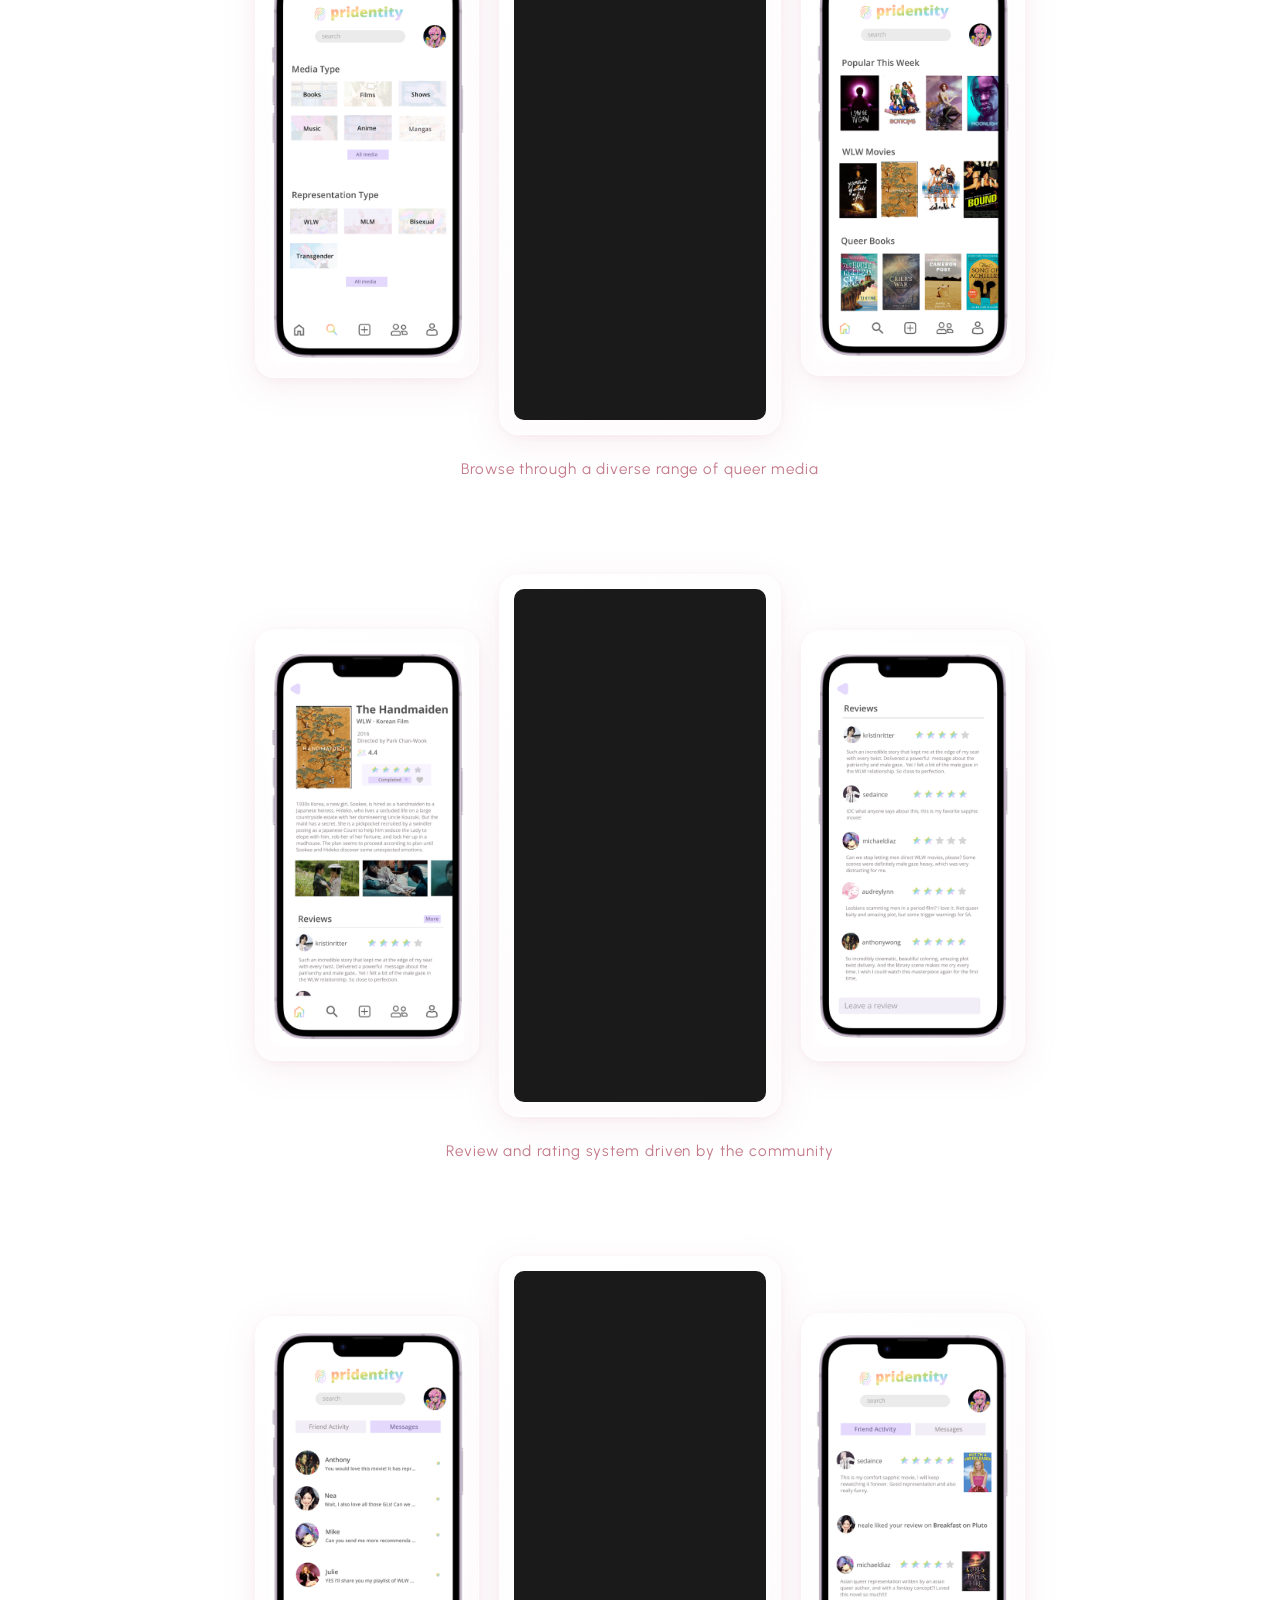
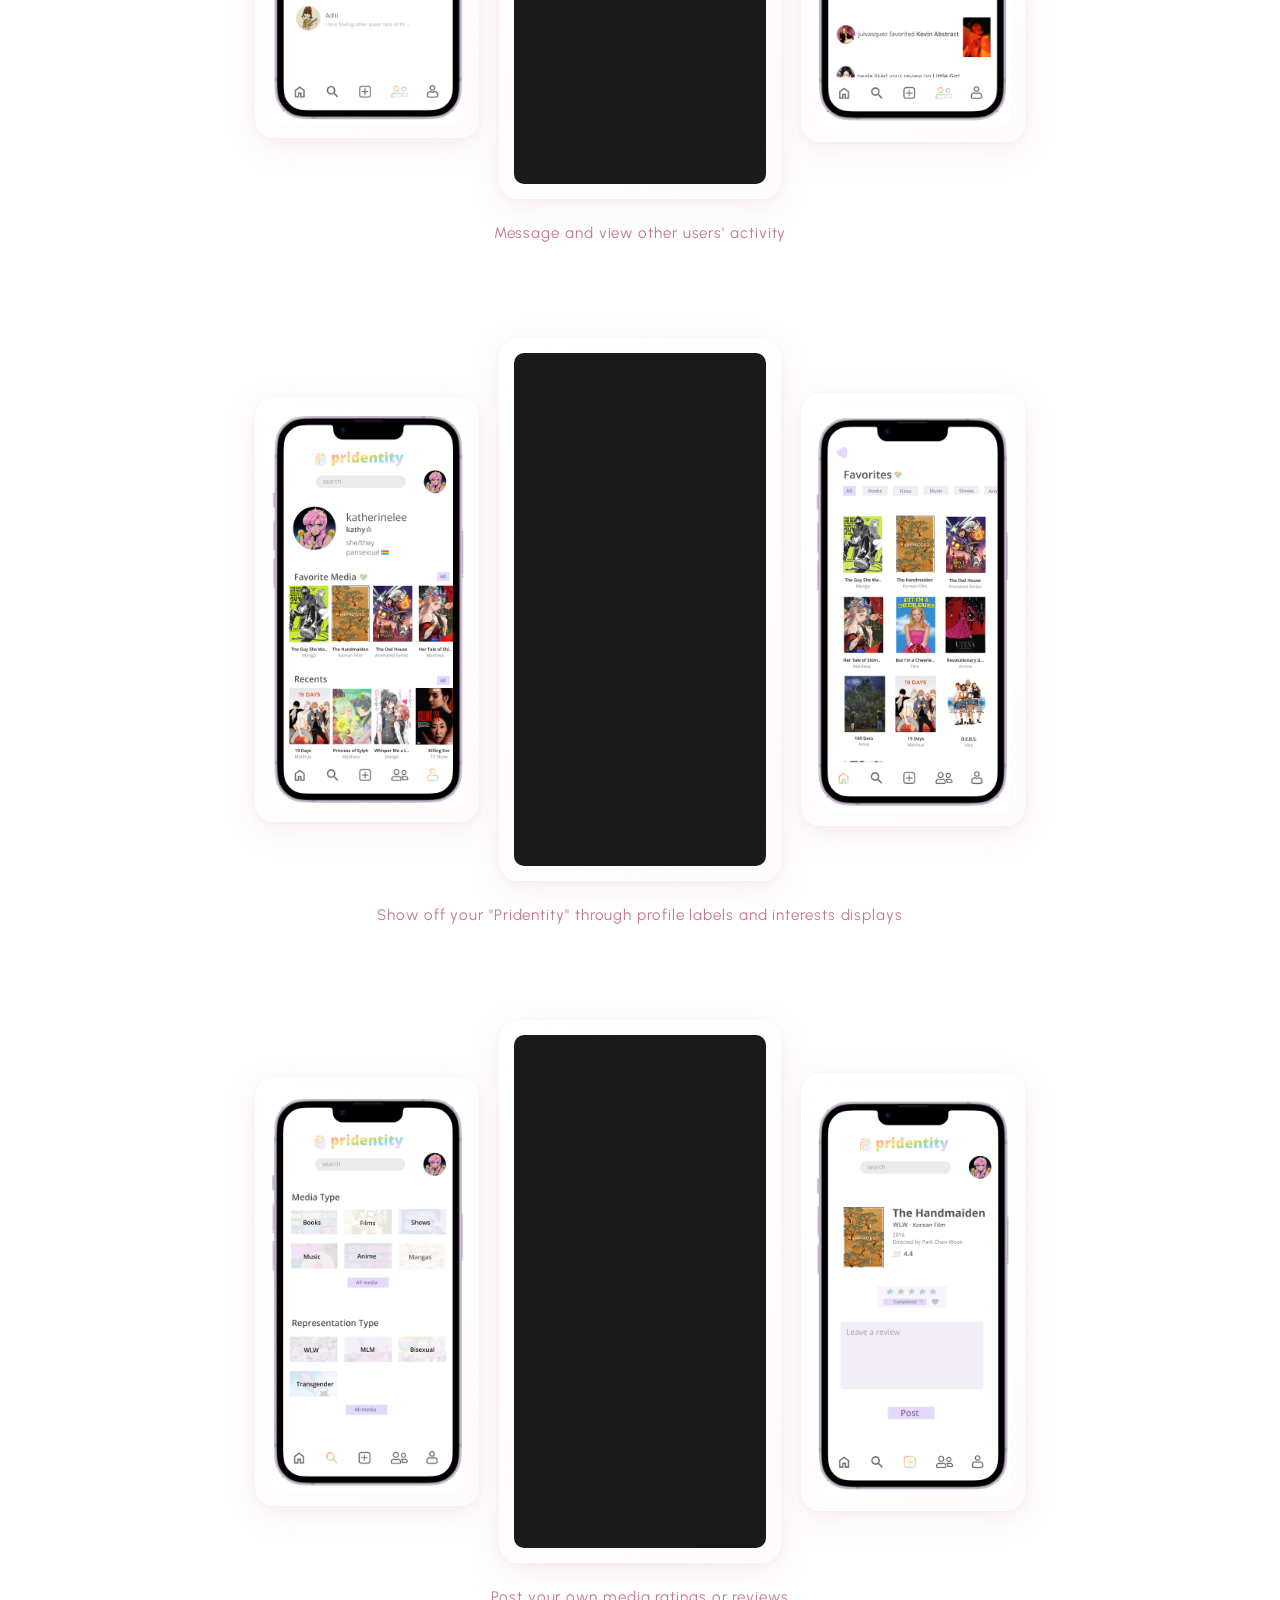
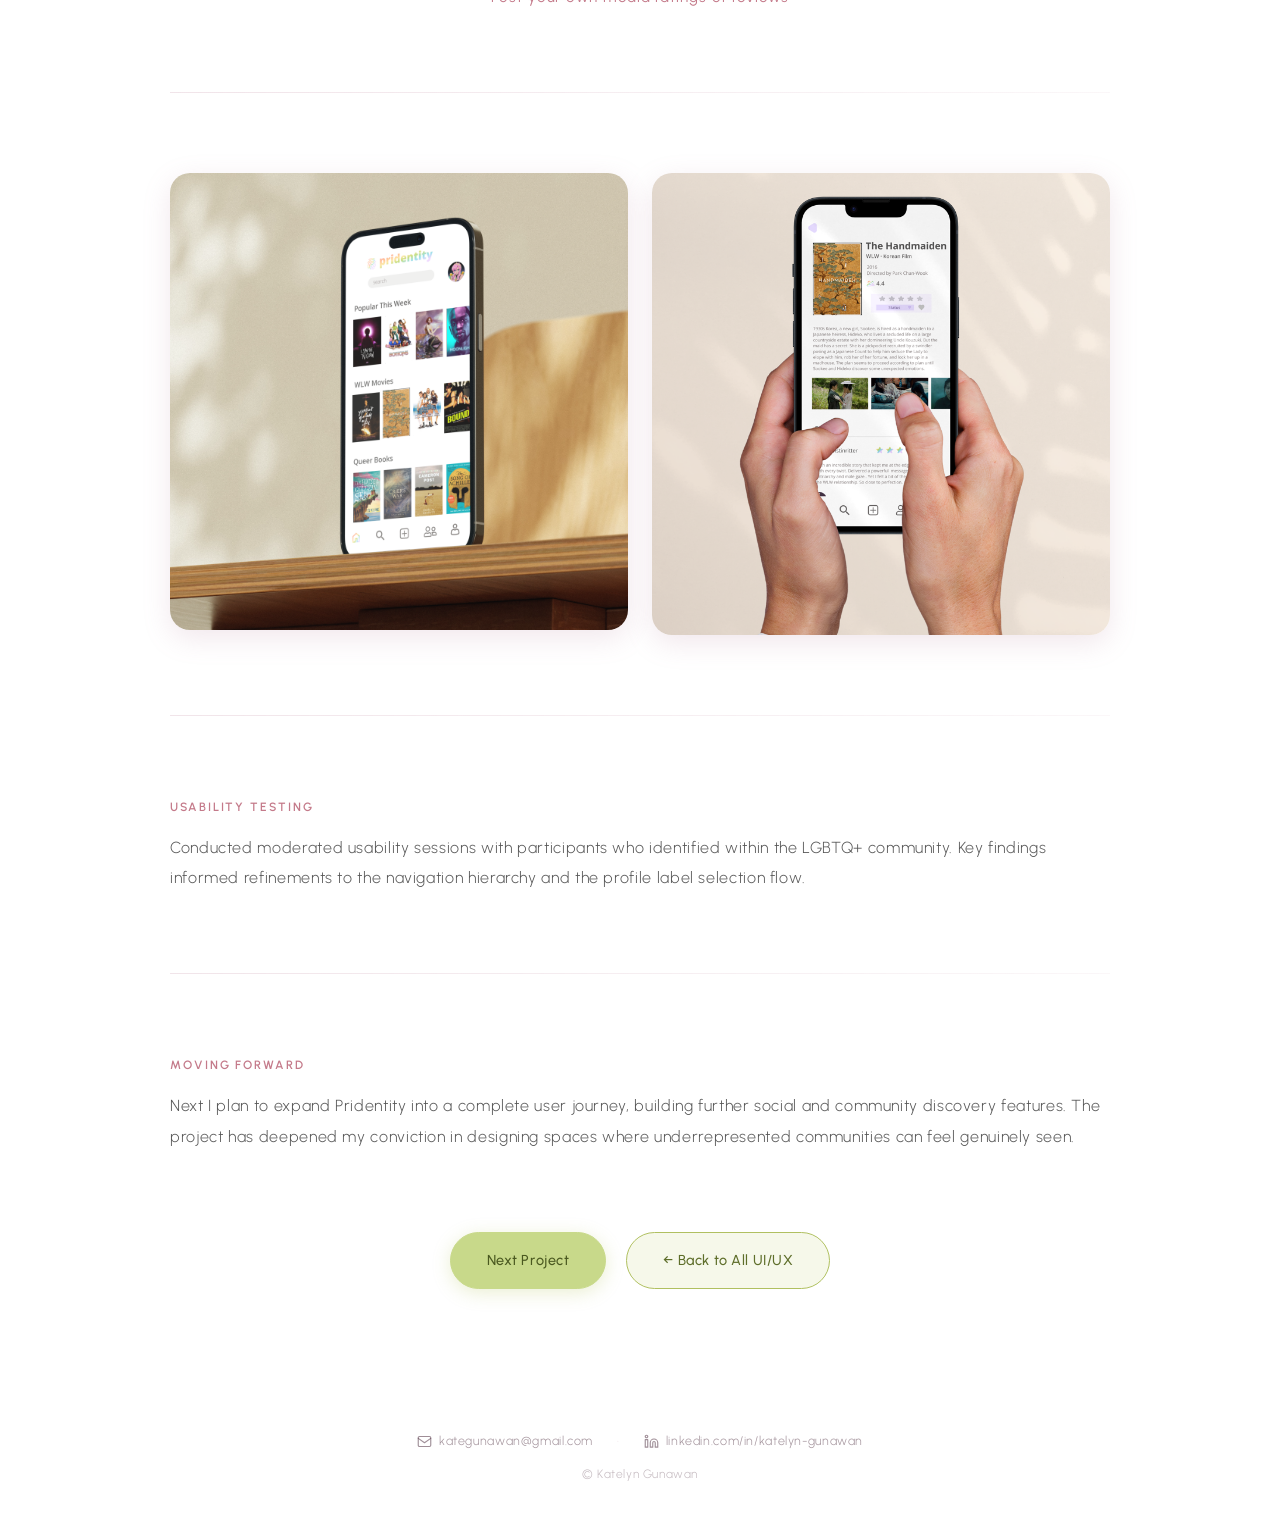
<file: pridentity.html>
<!DOCTYPE html>
<html lang="en">
<head>
  <script src="localmedia.js"></script>
  <meta charset="UTF-8" />
  <meta name="viewport" content="width=device-width, initial-scale=1.0" />
  <title>Pridentity — Katelyn Gunawan</title>
  <link rel="preconnect" href="https://fonts.googleapis.com" />
  <link rel="preconnect" href="https://fonts.gstatic.com" crossorigin />
  <link href="https://fonts.googleapis.com/css2?family=Urbanist:wght@300;400;500;600;700&display=swap" rel="stylesheet" />
  <style>
    *, *::before, *::after { box-sizing: border-box; margin: 0; padding: 0; }
    :root {
      --text-dark: #2c2c2c;
      --text-mid: #555;
      --green-btn: #7a9e6e;
      --accent: #c47a8a;
      --section-gap: 80px;
    }
    html { scroll-behavior: smooth; }
    body {
      font-family: 'Urbanist', sans-serif;
      font-weight: 300;
      color: var(--text-dark);
      min-height: 100vh;
      overflow-x: hidden;
      letter-spacing: 0.04em;
      line-height: 1.9;
    }
    #bg-canvas {
      position: fixed; inset: 0;
      width: 100%; height: 100%;
      z-index: -1; pointer-events: none;
    }

    /* ── NAV ── */
    nav {
      position: fixed; top: 0; left: 0; right: 0; z-index: 100;
      display: flex; justify-content: space-between; align-items: center;
      padding: 18px 80px;
    }
    .nav-logo {
      display: flex; align-items: center; gap: 10px;
      text-decoration: none;
      background: linear-gradient(110deg, rgba(252,210,225,0.55) 0%, rgba(255,243,210,0.45) 100%);
      backdrop-filter: blur(18px) saturate(1.4);
      -webkit-backdrop-filter: blur(18px) saturate(1.4);
      border: 1px solid rgba(255,255,255,0.70);
      border-radius: 100px;
      padding: 4px 16px 4px 6px;
      box-shadow: 0 4px 24px rgba(240,160,185,0.18), 0 1px 8px rgba(240,180,170,0.12),
                  0 0 0 1px rgba(255,255,255,0.25) inset;
    }
    .nav-logo img {
      height: 46px; width: 46px;
      object-fit: contain; object-position: center;
      display: block; flex-shrink: 0;
      transition: transform 0.3s ease;
    }
    .nav-logo span {
      font-family: 'Urbanist', sans-serif;
      font-size: 1.05rem; font-weight: 400;
      color: var(--text-dark); letter-spacing: 0.04em;
      transition: color 0.3s ease;
    }
    .nav-logo:hover img { transform: scale(1.15); }
    .nav-logo:hover span { color: #7a9e6e; }
    .nav-pills {
      display: flex; list-style: none;
      background: linear-gradient(110deg, rgba(252,210,225,0.55) 0%, rgba(255,243,210,0.45) 100%);
      backdrop-filter: blur(18px) saturate(1.4);
      -webkit-backdrop-filter: blur(18px) saturate(1.4);
      border: 1px solid rgba(255,255,255,0.70);
      border-radius: 100px; padding: 5px;
      box-shadow: 0 4px 24px rgba(240,160,185,0.18), 0 1px 8px rgba(240,180,170,0.12),
                  0 0 0 1px rgba(255,255,255,0.25) inset;
    }
    .nav-pills li a {
      display: block; padding: 8px 20px; border-radius: 100px;
      font-size: 0.83rem; font-weight: 400; color: var(--text-dark);
      text-decoration: none; white-space: nowrap; letter-spacing: 0.03em;
      transition: background 0.2s;
    }
    .nav-pills li a.active,
    .nav-pills li a:hover {
      background: rgba(255,248,251,0.9); box-shadow: 0 2px 12px rgba(0,0,0,0.08);
    }

    /* ── PAGE WRAPPER ── */
    .page { max-width: 1100px; margin: 0 auto; padding: 0 80px 100px; }

    /* ── HERO ── */
    .hero {
      min-height: 52vh; display: flex; align-items: center;
      padding-top: 110px; gap: 60px;
    }
    .hero-left { flex: 1; }
    .hero-eyebrow {
      font-size: 0.9rem; font-weight: 300; color: var(--text-mid);
      text-transform: uppercase; letter-spacing: 0.12em; margin-bottom: 10px;
    }
    .hero-title {
      font-size: clamp(3rem, 6vw, 5rem); font-weight: 700;
      color: var(--text-dark); line-height: 1.05; margin-bottom: 10px;
    }
    .hero-subtitle {
      font-size: 1rem; color: var(--text-mid); font-weight: 300; letter-spacing: 0.06em;
    }
    .hero-right {
      flex: 0 0 320px;                        /* ← HERO MOCKUP WIDTH (container) */
      display: flex; justify-content: flex-end;
    }
    .hero-mockup {
      width: 300px;                            /* ← HERO MOCKUP WIDTH (image itself) */
      border-radius: 28px;
      overflow: hidden;
      box-shadow: 0 16px 48px rgba(180,120,150,0.22);
    }
    .hero-mockup img {
      width: 100%; display: block;
    }

    /* ── SHARED ── */
    section { margin-bottom: var(--section-gap); }
    .section-label {
      font-size: 0.75rem; font-weight: 600; letter-spacing: 0.16em;
      text-transform: uppercase; color: var(--accent); margin-bottom: 14px;
    }
    .body-text {
      font-size: 1rem; color: var(--text-mid); font-weight: 300;
      line-height: 1.9; letter-spacing: 0.04em;
    }
    .divider {
      width: 100%; height: 1px;
      background: linear-gradient(90deg, rgba(200,150,170,0.25), rgba(200,150,170,0.08));
      margin-bottom: var(--section-gap);
    }
    .glass-card {
      background: linear-gradient(135deg, rgba(255,255,255,0.72) 0%, rgba(252,240,245,0.25) 100%);
      backdrop-filter: blur(10px); -webkit-backdrop-filter: blur(10px);
      border: 1px solid rgba(255,255,255,0.75); border-radius: 20px;
      padding: 24px;
      box-shadow: 0 8px 32px rgba(210,140,170,0.15), 0 2px 8px rgba(200,120,155,0.06);
    }
    .caption {
      font-size: 0.8rem; color: var(--text-mid); text-align: center;
      font-weight: 300; letter-spacing: 0.05em; margin-top: 10px;
    }

    /* ── PROBLEM / SOLUTION 2-COL ── */
    .ps-grid { display: grid; grid-template-columns: 1fr 1fr; gap: 20px; margin-top: 28px; }
    .ps-card { border-radius: 16px; padding: 28px 32px; }
    .ps-card {
      background: linear-gradient(135deg, rgba(255,255,255,0.65), rgba(252,235,245,0.30));
      border: 1px solid rgba(255,255,255,0.75);
      box-shadow: 0 4px 20px rgba(210,140,170,0.12);
    }
    .ps-label {
      font-size: 0.72rem; font-weight: 600; letter-spacing: 0.14em;
      text-transform: uppercase; margin-bottom: 10px;
      color: var(--accent);
    }
    .ps-text { font-size: 0.95rem; color: var(--text-mid); font-weight: 300; line-height: 1.8; }

    /* ── SINGLE FULL-WIDTH IMAGE ── */
    .full-img-card {
      margin-top: 28px;
      display: flex; justify-content: center;  /* centers the smaller image */
    }
    .full-img-card img {
      width: 60%;                               /* ← LO-FI IMAGE SIZE (% of content area) */
      display: block; border-radius: 14px;
    }

    /* ── MIDFI: full width image ── */
    .midfi-wrap {
      margin-top: 28px;
    }
    .midfi-wrap img {
      width: 100%; display: block; border-radius: 14px;
    }

    /* ── HI-FI GROUPS ── */
    .hifi-group { margin-top: 28px; }
    .hifi-group + .hifi-group { margin-top: 52px; }

    /* 3-col row: side phones smaller, center video larger */
    .phone-row-3 {
      display: grid;
      grid-template-columns: 0.8fr 1fr 0.8fr; /* ← SIDE vs CENTER SIZE RATIO */
      gap: 20px;
      align-items: center;
      max-width: 82%;        /* ← PHONE ROW OVERALL SIZE */
      margin-left: auto;
      margin-right: auto;
    }
    .phone-item {
      display: flex;
      flex-direction: column;
    }
    .hifi-group { margin-top: 28px; }
    .hifi-group + .hifi-group { margin-top: 90px; } /* ← GAP BETWEEN ROWS */
    .phone-card {
      background: linear-gradient(135deg, rgba(255,255,255,0.72) 0%, rgba(252,240,245,0.25) 100%);
      backdrop-filter: blur(10px); -webkit-backdrop-filter: blur(10px);
      border: 1px solid rgba(255,255,255,0.75); border-radius: 20px;
      padding: 14px;
      box-shadow: 0 8px 32px rgba(210,140,170,0.15), 0 2px 8px rgba(200,120,155,0.06);
      overflow: hidden;
    }
    .phone-card img {
      width: 100%;
      display: block;
      border-radius: 10px;
      /* natural aspect ratio ~253x518 ≈ 9:18.4 */
    }
    .phone-card video {
      width: 100%;
      display: block;
      border-radius: 10px;
      /* videos should match same portrait aspect ratio */
      aspect-ratio: 9 / 18.4;
      object-fit: cover;
      background: #1a1a1a;
    }

    .hifi-row-caption {
      margin-top: 20px;
      text-align: center;
      font-size: 0.95rem;
      font-weight: 400;
      color: var(--accent);
      letter-spacing: 0.06em;
    }

    /* ── LIFESTYLE PHOTOS ── */
    .lifestyle-row { display: grid; grid-template-columns: 1fr 1fr; gap: 24px; margin-top: 28px; }
    .lifestyle-row img {
      width: 100%; display: block; border-radius: 20px;
      box-shadow: 0 8px 28px rgba(180,120,150,0.18);
    }

    /* ── CTAs ── */
    .cta-wrap { display: flex; justify-content: center; gap: 20px; margin-top: 60px; flex-wrap: wrap; }
    .btn-cta {
      display: inline-block; padding: 14px 36px;
      background: var(--green-btn); color: #fff;
      border-radius: 100px; font-size: 0.9rem; font-weight: 500;
      letter-spacing: 0.04em; text-decoration: none;
      transition: background 0.2s, transform 0.2s;
      box-shadow: 0 4px 20px rgba(122,158,110,0.3);
    }
    .btn-cta:hover { background: #6a8e5e; transform: translateY(-2px); }
    .btn-outline {
      display: inline-block; padding: 14px 36px;
      border: 2px solid var(--green-btn); color: var(--green-btn);
      border-radius: 100px; font-size: 0.9rem; font-weight: 500;
      letter-spacing: 0.04em; text-decoration: none;
      transition: background 0.2s, color 0.2s;
      background: transparent;
    }
    .btn-outline:hover { background: var(--green-btn); color: #fff; }

    footer {
      text-align: center; padding: 40px;
      font-size: 0.78rem; color: rgba(80,50,65,0.45); letter-spacing: 0.05em;
    }

    @media (max-width: 800px) {
      .page { padding: 0 24px 80px; }
      nav { padding: 14px 20px; }
      .hero { flex-direction: column; padding-top: 90px; }
      .ps-grid, .phone-row-3, .lifestyle-row { grid-template-columns: 1fr; }
    }

    /* ── HAMBURGER MENU ── */
    .hamburger {
      display: none;
      flex-direction: column;
      justify-content: center;
      gap: 5px;
      width: 38px; height: 38px;
      background: linear-gradient(110deg, rgba(252,210,225,0.55) 0%, rgba(255,243,210,0.45) 100%);
      backdrop-filter: blur(18px) saturate(1.4);
      -webkit-backdrop-filter: blur(18px) saturate(1.4);
      border: 1px solid rgba(255,255,255,0.70);
      border-radius: 50%;
      padding: 9px;
      cursor: pointer;
      box-shadow: 0 4px 24px rgba(240,160,185,0.18), 0 0 0 1px rgba(255,255,255,0.25) inset;
      transition: box-shadow 0.2s;
    }
    .hamburger span {
      display: block; width: 100%; height: 1.5px;
      background: var(--text-dark); border-radius: 2px;
      transition: transform 0.3s ease, opacity 0.3s ease;
    }
    .hamburger.open span:nth-child(1) { transform: translateY(6.5px) rotate(45deg); }
    .hamburger.open span:nth-child(2) { opacity: 0; }
    .hamburger.open span:nth-child(3) { transform: translateY(-6.5px) rotate(-45deg); }
    .mobile-menu {
      display: none;
      position: fixed;
      top: 70px; left: 16px; right: 16px;
      z-index: 99;
      background: linear-gradient(135deg, rgba(252,210,225,0.45) 0%, rgba(255,243,210,0.38) 100%);
      backdrop-filter: blur(24px) saturate(1.5);
      -webkit-backdrop-filter: blur(24px) saturate(1.5);
      border: 1px solid rgba(255,255,255,0.70);
      border-radius: 20px;
      padding: 8px;
      box-shadow: 0 8px 32px rgba(210,140,170,0.18), 0 2px 8px rgba(200,120,155,0.10),
                  0 0 0 1px rgba(255,255,255,0.25) inset;
      flex-direction: column; gap: 3px;
      animation: menuIn 0.25s cubic-bezier(0.22,1,0.36,1);
    }
    .mobile-menu.open { display: flex; }
    @keyframes menuIn {
      from { opacity: 0; transform: translateY(-10px) scale(0.97); }
      to   { opacity: 1; transform: translateY(0) scale(1); }
    }
    .mobile-menu a {
      display: block; padding: 12px 18px;
      border-radius: 14px;
      font-size: 0.9rem; font-weight: 400;
      color: var(--text-dark); text-decoration: none;
      letter-spacing: 0.03em;
      transition: background 0.2s;
    }
    .mobile-menu a:hover, .mobile-menu a.active {
      background: rgba(255,248,251,0.85);
    }
    @media (max-width: 768px) {
      .hamburger { display: flex; }
      .nav-pills  { display: none; }
      nav { padding: 16px 20px; }
      nav .nav-logo { padding: 5px !important; }
      nav     .nav-logo img {
      height: 46px; width: 46px;
      object-fit: contain; object-position: center;
      display: block; flex-shrink: 0;
      transition: transform 0.3s ease;
    }
      nav .nav-logo span { display: none !important; }
    }
    @media (max-width: 480px) {
      nav .nav-logo img { height: 38px !important; width: 38px !important; }
    }
  </style>
  <style>
    /* ── HOME-GREEN BUTTONS: match the homepage "View" buttons ── */
    .btn-cta {
      background: #c8d98a !important; color: #4a5820 !important;
      border: 1.5px solid #c8d98a !important; box-shadow: 0 4px 18px rgba(176,192,80,0.25) !important;
    }
    .btn-cta:hover { background: #bccd78 !important; border-color: #bccd78 !important; color: #4a5820 !important; }
    .btn-outline {
      background: rgba(176,192,80,0.12) !important; color: #5e6e2a !important;
      border: 1.5px solid #b0c060 !important;
    }
    .btn-outline:hover { background: #c8d98a !important; color: #4a5820 !important; border-color: #c8d98a !important; }
  </style>
  <link href="https://fonts.googleapis.com/css2?family=Outfit:wght@300;400;500&display=swap" rel="stylesheet" />
  <style>
    /* ── SITE HEADINGS: Outfit (matches home) ── */
    h1, h2, h3, .hero-title, .card-title, .walk-title, .goal-title, .clip-title, .kc-title, .zine-heading, .overlay-title {
      font-family: 'Outfit', sans-serif !important; font-weight: 400 !important; letter-spacing: -0.01em;
    }
    .hero-eyebrow, .nav-logo span { font-family: 'Outfit', sans-serif !important; font-weight: 300 !important; }
  </style>
  <link rel="stylesheet" href="gleam.css" />
</head>
<body>
<canvas id="bg-canvas"></canvas>

<nav>
  <a class="nav-logo" href="index.html">
    <img src="logo.png" alt="Katelyn Gunawan logo" />
    <span>Katelyn Gunawan</span>
  </a>
  <ul class="nav-pills" id="navPills">
      <li><a href="uiux.html" class="active">UI/UX</a></li>
      <li><a href="motiongraphics.html">Motion Graphics</a></li>
      <li><a href="graphicdesigns.html">Graphic Design</a></li>
      <li><a href="contact.html">Contact</a></li>
    </ul>
      <!-- hamburger — mobile only -->
  <button class="hamburger" id="hamburger" aria-label="Menu">
    <span></span><span></span><span></span>
  </button>
</nav>
<div class="mobile-menu" id="mobileMenu">
  <a href="uiux.html" class="active">UI/UX</a>
  <a href="motiongraphics.html">Motion Graphics</a>
  <a href="graphicdesigns.html">Graphic Design</a>
  <a href="contact.html">Contact</a>
</div>

<div class="page">

  <!-- HERO -->
  <div class="hero">
    <div class="hero-left">
      <p class="hero-eyebrow">Case Study</p>
      <h1 class="hero-title">Pridentity</h1>
      <p class="hero-subtitle">Queer media reviews you can trust, from people like you</p>
    </div>
    <div class="hero-right">
      <div class="hero-mockup">
        <img src="pridentity/mockup 1.png" alt="Pridentity app mockup" />
      </div>
    </div>
  </div>

  <div class="divider"></div>

  <!-- OVERVIEW -->
  <section>
    <p class="section-label">Overview</p>
    <p class="body-text">
      Pridentity is a mobile platform designed to uplift queer voices: music, novels, podcasts, and programs that let queer people access the stories that speak to their own lives. Rather than searching scattered platforms, Pridentity is a curated destination where discovering, reviewing, and sharing queer content feels natural and joyful.
    </p>

    <!-- Problem / Solution -->
    <div class="ps-grid">
      <div class="ps-card">
        <p class="ps-label">Problem</p>
        <p class="ps-text">Queer audiences struggle to find LGBTQ+ representation in mainstream media platforms. Content is scattered across services with no dedicated discovery experience.</p>
      </div>
      <div class="ps-card">
        <p class="ps-label">Solution</p>
        <p class="ps-text">A curated mobile platform dedicated to queer media that surfaces LGBTQ+ content across formats in one cohesive, community-driven experience.</p>
      </div>
    </div>
  </section>

  <div class="divider"></div>

  <!-- USER RESEARCH -->
  <section>
    <p class="section-label">User Research</p>
    <p class="body-text">
      Through one-on-one interviews with queer media consumers, I identified key pain points: difficulty discovering genre-specific content, lack of a trusted rating system driven by people who share their identity, and no way to signal media interests through profile labels. Research also surfaced a strong desire for social features — messaging and shared watchlists.
    </p>
  </section>

  <div class="divider"></div>

  <!-- LOW-FIDELITY -->
  <section>
    <p class="section-label">Low-Fidelity</p>
    <p class="body-text">Information architecture and quick paper sketches to test screen flows and navigation structures before committing to visual design.</p>
    <div class="glass-card full-img-card">
      <img src="pridentity/pridentitylofi.png" alt="Low-fidelity wireframes and IA" />
    </div>
  </section>

  <div class="divider"></div>

  <!-- MID-FIDELITY -->
  <section>
    <p class="section-label">Mid-Fidelity</p>
    <p class="body-text">Established layout patterns across core screens while locking in the Pridentity logo mark and colour direction — a deep purple and rainbow accent palette signalling identity and pride.</p>
    <div class="glass-card midfi-wrap">
      <img src="pridentity/pridentitymidfi.png" alt="Mid-fidelity screens" />
    </div>
  </section>

  <div class="divider"></div>

  <!-- HI-FIDELITY -->
  <section>
    <p class="section-label">Hi-Fidelity</p>
    <p class="body-text">With the visual language firmly set, I refined every screen to highlight queer media discovery and community features. Each group below focuses on a distinct user goal.</p>

    <!-- Group 1: Browse queer media — hifi1, hifivid1, hifi2 -->
    <div class="hifi-group">
      <div class="phone-row-3">
        <div class="phone-item">
          <div class="phone-card">
            <img src="pridentity/hifi1.png" alt="Hi-fi — home / discover" />
          </div>
        </div>
        <div class="phone-item">
          <div class="phone-card">
            <video data-src="pridentity/hifivid1.mp4" preload="none" autoplay loop muted playsinline></video>
          </div>
        </div>
        <div class="phone-item">
          <div class="phone-card">
            <img src="pridentity/hifi2.png" alt="Hi-fi — browse genres" />
          </div>
        </div>
      </div>
      <p class="hifi-row-caption body-text">Browse through a diverse range of queer media</p>
    </div>

    <!-- Group 2: Reviews — hifi3, hifivid2, hifi4 -->
    <div class="hifi-group">
      <div class="phone-row-3">
        <div class="phone-item">
          <div class="phone-card">
            <img src="pridentity/hifi3.png" alt="Hi-fi — media detail" />
          </div>
        </div>
        <div class="phone-item">
          <div class="phone-card">
            <video data-src="pridentity/hifivid2.mp4" preload="none" autoplay loop muted playsinline></video>
          </div>
        </div>
        <div class="phone-item">
          <div class="phone-card">
            <img src="pridentity/hifi4.png" alt="Hi-fi — community ratings" />
          </div>
        </div>
      </div>
      <p class="hifi-row-caption body-text">Review and rating system driven by the community</p>
    </div>

    <!-- Group 3: Messaging — hifi5, hifivid3, hifi6 -->
    <div class="hifi-group">
      <div class="phone-row-3">
        <div class="phone-item">
          <div class="phone-card">
            <img src="pridentity/hifi5.png" alt="Hi-fi — friend activity" />
          </div>
        </div>
        <div class="phone-item">
          <div class="phone-card">
            <video data-src="pridentity/hifivid3.mp4" preload="none" autoplay loop muted playsinline></video>
          </div>
        </div>
        <div class="phone-item">
          <div class="phone-card">
            <img src="pridentity/hifi6.png" alt="Hi-fi — message inbox" />
          </div>
        </div>
      </div>
      <p class="hifi-row-caption body-text">Message and view other users' activity</p>
    </div>

    <!-- Group 4: Profile — hifi7, hifivid4, hifi8 -->
    <div class="hifi-group">
      <div class="phone-row-3">
        <div class="phone-item">
          <div class="phone-card">
            <img src="pridentity/hifi7.png" alt="Hi-fi — profile overview" />
          </div>
        </div>
        <div class="phone-item">
          <div class="phone-card">
            <video data-src="pridentity/hifivid4.mp4" preload="none" autoplay loop muted playsinline></video>
          </div>
        </div>
        <div class="phone-item">
          <div class="phone-card">
            <img src="pridentity/hifi8.png" alt="Hi-fi — favorites list" />
          </div>
        </div>
      </div>
      <p class="hifi-row-caption body-text">Show off your "Pridentity" through profile labels and interests displays</p>
    </div>

    <!-- Group 5: Post review — hifi9, hifivid5, hifi10 -->
    <div class="hifi-group">
      <div class="phone-row-3">
        <div class="phone-item">
          <div class="phone-card">
            <img src="pridentity/hifi9.png" alt="Hi-fi — post review" />
          </div>
        </div>
        <div class="phone-item">
          <div class="phone-card">
            <video data-src="pridentity/hifivid5.mp4" preload="none" autoplay loop muted playsinline></video>
          </div>
        </div>
        <div class="phone-item">
          <div class="phone-card">
            <img src="pridentity/hifi10.png" alt="Hi-fi — favorites all" />
          </div>
        </div>
      </div>
      <p class="hifi-row-caption body-text">Post your own media ratings or reviews</p>
    </div>
  </section>

  <div class="divider"></div>

  <!-- LIFESTYLE PHOTOS -->
  <section>
    <div class="lifestyle-row">
      <img src="pridentity/mockup 1.png" alt="Pridentity app on surface" />
      <img src="pridentity/mockup2.png" alt="Pridentity app in hand" />
    </div>
  </section>

  <div class="divider"></div>

  <!-- USABILITY TESTING -->
  <section>
    <p class="section-label">Usability Testing</p>
    <p class="body-text">
      Conducted moderated usability sessions with participants who identified within the LGBTQ+ community. Key findings informed refinements to the navigation hierarchy and the profile label selection flow.
    </p>
  </section>

  <div class="divider"></div>

  <!-- MOVING FORWARD -->
  <section>
    <p class="section-label">Moving Forward</p>
    <p class="body-text">
      Next I plan to expand Pridentity into a complete user journey, building further social and community discovery features. The project has deepened my conviction in designing spaces where underrepresented communities can feel genuinely seen.
    </p>
  </section>

  <!-- CTAs -->
  <div class="cta-wrap">
    <a href="ucdavismobileredesign.html" class="btn-cta">Next Project</a>
    <a href="uiux.html" class="btn-outline">← Back to All UI/UX</a>
  </div>

</div>

<footer>
  <div style="display:flex;align-items:center;justify-content:center;gap:24px;margin-bottom:10px;padding:0 40px;flex-wrap:wrap;">
    <a href="mailto:kategunawan@gmail.com" style="display:inline-flex;align-items:center;gap:7px;text-decoration:none;color:rgba(80,50,65,0.55);font-size:0.78rem;letter-spacing:0.05em;transition:color 0.2s;white-space:nowrap;" onmouseover="this.style.color='#c47a8a'" onmouseout="this.style.color='rgba(80,50,65,0.55)'">
      <svg width="15" height="15" viewBox="0 0 24 24" fill="none" stroke="currentColor" stroke-width="1.8" stroke-linecap="round" stroke-linejoin="round"><rect x="2" y="4" width="20" height="16" rx="2"/><path d="M2 7l10 7 10-7"/></svg>
      <span>kategunawan@gmail.com</span>
    </a>
    <span style="color:rgba(200,160,175,0.4);">·</span>
    <a href="https://www.linkedin.com/in/katelyn-gunawan-74b05734a" target="_blank" style="display:inline-flex;align-items:center;gap:7px;text-decoration:none;color:rgba(80,50,65,0.55);font-size:0.78rem;letter-spacing:0.05em;transition:color 0.2s;white-space:nowrap;" onmouseover="this.style.color='#c47a8a'" onmouseout="this.style.color='rgba(80,50,65,0.55)'">
      <svg width="15" height="15" viewBox="0 0 24 24" fill="none" stroke="currentColor" stroke-width="1.8" stroke-linecap="round" stroke-linejoin="round"><path d="M16 8a6 6 0 0 1 6 6v7h-4v-7a2 2 0 0 0-2-2 2 2 0 0 0-2 2v7h-4v-7a6 6 0 0 1 6-6z"/><rect x="2" y="9" width="4" height="12"/><circle cx="4" cy="4" r="2"/></svg>
      <span>linkedin.com/in/katelyn-gunawan</span>
    </a>
  </div>
  <p style="font-size:0.75rem;color:rgba(80,50,65,0.35);letter-spacing:0.05em;">© Katelyn Gunawan</p>
</footer>

<script>
const canvas = document.getElementById('bg-canvas');
const ctx = canvas.getContext('2d');
let W, H, scrollY = 0, mouse = { x: -999, y: -999 };
function resize() { W = canvas.width = window.innerWidth; H = canvas.height = window.innerHeight; }
resize();
window.addEventListener('resize', resize);
window.addEventListener('scroll', () => { scrollY = window.scrollY; });
window.addEventListener('mousemove', e => { mouse.x = e.clientX; mouse.y = e.clientY; });
window.addEventListener('mouseleave', () => { mouse.x = -999; mouse.y = -999; });
const bubbles = [];
const BUBBLE_COUNT = 38;
function bubbleColor(normY) {
  if (normY < 0.45) {
    const cols = [[250,210,220],[252,220,210],[248,205,218],[252,225,215]];
    return cols[Math.floor(Math.random()*cols.length)];
  } else {
    const cols = [[210,235,205],[195,228,195],[248,210,222],[215,238,210],[245,205,220]];
    return cols[Math.floor(Math.random()*cols.length)];
  }
}
for (let i = 0; i < BUBBLE_COUNT; i++) {
  const normY = Math.random(); const [r,g,b] = bubbleColor(normY);
  bubbles.push({ x: Math.random()*1.2-0.1, y: normY, pageH: 2.8, r0: 14+Math.random()*38,
    drift: (Math.random()-0.5)*0.00018, floatSpeed: 0.00008+Math.random()*0.00012,
    floatAmp: 6+Math.random()*14, floatOffset: Math.random()*Math.PI*2,
    alpha: 0.62+Math.random()*0.20, r, g, b, vx: 0, vy: 0 });
}
const wave = { amp:18, freq:0.0045, speed:0.012, phase:0, yBase:0.88 };
let t = 0;
function draw() {
  t++;
  ctx.clearRect(0,0,W,H);
  const grad = ctx.createLinearGradient(0,0,0,H);
  grad.addColorStop(0,'#fce8ef'); grad.addColorStop(0.45,'#fef0f4'); grad.addColorStop(1,'#ffffff');
  ctx.fillStyle = grad; ctx.fillRect(0,0,W,H);
  bubbles.forEach(b => {
    const screenX = b.x*W, pagePixelY = b.y*b.pageH*H;
    const screenY = pagePixelY - scrollY + Math.sin(t*b.floatSpeed*60+b.floatOffset)*b.floatAmp;
    if (screenY < -80 || screenY > H+80) return;
    b.x += b.drift; if(b.x<-0.1) b.x=1.1; if(b.x>1.1) b.x=-0.1;
    const ddx=screenX-mouse.x, ddy=screenY-mouse.y, md=Math.sqrt(ddx*ddx+ddy*ddy);
    if(md<140&&md>0){const f=(140-md)/140*0.5; b.vx+=(ddx/md)*f; b.vy+=(ddy/md)*f;}
    b.vx*=0.9; b.vy*=0.9;
    const bx=b.x*W+b.vx, by=screenY+b.vy;
    const fill=ctx.createRadialGradient(bx,by,0,bx,by,b.r0);
    fill.addColorStop(0,`rgba(${b.r},${b.g},${b.b},${b.alpha})`);
    fill.addColorStop(0.6,`rgba(${b.r},${b.g},${b.b},${b.alpha*0.6})`);
    fill.addColorStop(1,`rgba(${b.r},${b.g},${b.b},0)`);
    ctx.beginPath(); ctx.arc(bx,by,b.r0,0,Math.PI*2); ctx.fillStyle=fill; ctx.fill();
  });
  wave.phase+=wave.speed; const waveY=wave.yBase*H-scrollY*0.15;
  ctx.save();
  ctx.beginPath(); ctx.moveTo(0,waveY+Math.sin(wave.phase)*wave.amp);
  for(let x=1;x<=W;x+=2) ctx.lineTo(x,waveY+Math.sin(x*wave.freq+wave.phase)*wave.amp);
  const wg=ctx.createLinearGradient(0,0,W,0);
  wg.addColorStop(0,'rgba(235,150,180,0)'); wg.addColorStop(0.15,'rgba(225,140,170,0.45)');
  wg.addColorStop(0.5,'rgba(210,125,160,0.6)'); wg.addColorStop(0.85,'rgba(225,140,170,0.45)');
  wg.addColorStop(1,'rgba(235,150,180,0)'); ctx.strokeStyle=wg; ctx.lineWidth=1.5; ctx.stroke();
  ctx.beginPath(); ctx.moveTo(0,waveY+24+Math.sin(wave.phase*0.8+1.2)*(wave.amp*0.5));
  for(let x=1;x<=W;x+=2) ctx.lineTo(x,waveY+24+Math.sin(x*wave.freq*0.85+wave.phase*0.8+1.2)*(wave.amp*0.5));
  const wg2=ctx.createLinearGradient(0,0,W,0);
  wg2.addColorStop(0,'rgba(180,215,175,0)'); wg2.addColorStop(0.2,'rgba(165,205,160,0.3)');
  wg2.addColorStop(0.5,'rgba(155,200,150,0.4)'); wg2.addColorStop(0.8,'rgba(165,205,160,0.3)');
  wg2.addColorStop(1,'rgba(180,215,175,0)'); ctx.strokeStyle=wg2; ctx.lineWidth=1.2; ctx.stroke();
  ctx.restore();
  if(mouse.x>0){
    const mg=ctx.createRadialGradient(mouse.x,mouse.y,0,mouse.x,mouse.y,200);
    mg.addColorStop(0,'rgba(250,185,210,0.22)'); mg.addColorStop(0.5,'rgba(250,185,210,0.08)');
    mg.addColorStop(1,'rgba(250,185,210,0)'); ctx.fillStyle=mg;
    ctx.beginPath(); ctx.arc(mouse.x,mouse.y,200,0,Math.PI*2); ctx.fill();
  }
  requestAnimationFrame(draw);
}
draw();
    /* ── HAMBURGER MENU ── */
    const hamburger = document.getElementById('hamburger');
    const mobileMenu = document.getElementById('mobileMenu');
    hamburger.addEventListener('click', () => {
      hamburger.classList.toggle('open');
      mobileMenu.classList.toggle('open');
    });
    mobileMenu.querySelectorAll('a').forEach(a => {
      a.addEventListener('click', () => {
        hamburger.classList.remove('open');
        mobileMenu.classList.remove('open');
      });
    });
    document.addEventListener('click', e => {
      if (!hamburger.contains(e.target) && !mobileMenu.contains(e.target)) {
        hamburger.classList.remove('open');
        mobileMenu.classList.remove('open');
      }
    });
  </script>
<script src="gleam.js"></script>

<script>
/* lazy-load videos: only download when scrolled near */
(function(){var v=document.querySelectorAll('video[data-src]');if(!('IntersectionObserver' in window)){v.forEach(function(e){e.src=e.dataset.src});return}
var o=new IntersectionObserver(function(es){es.forEach(function(en){if(en.isIntersecting){var e=en.target;e.src=e.dataset.src;e.removeAttribute('data-src');e.load();var p=e.play&&e.play();if(p&&p.catch)p.catch(function(){});o.unobserve(e)}})},{rootMargin:'300px 0px'});v.forEach(function(e){o.observe(e)})})();
</script>
</body>
</html>
</file>
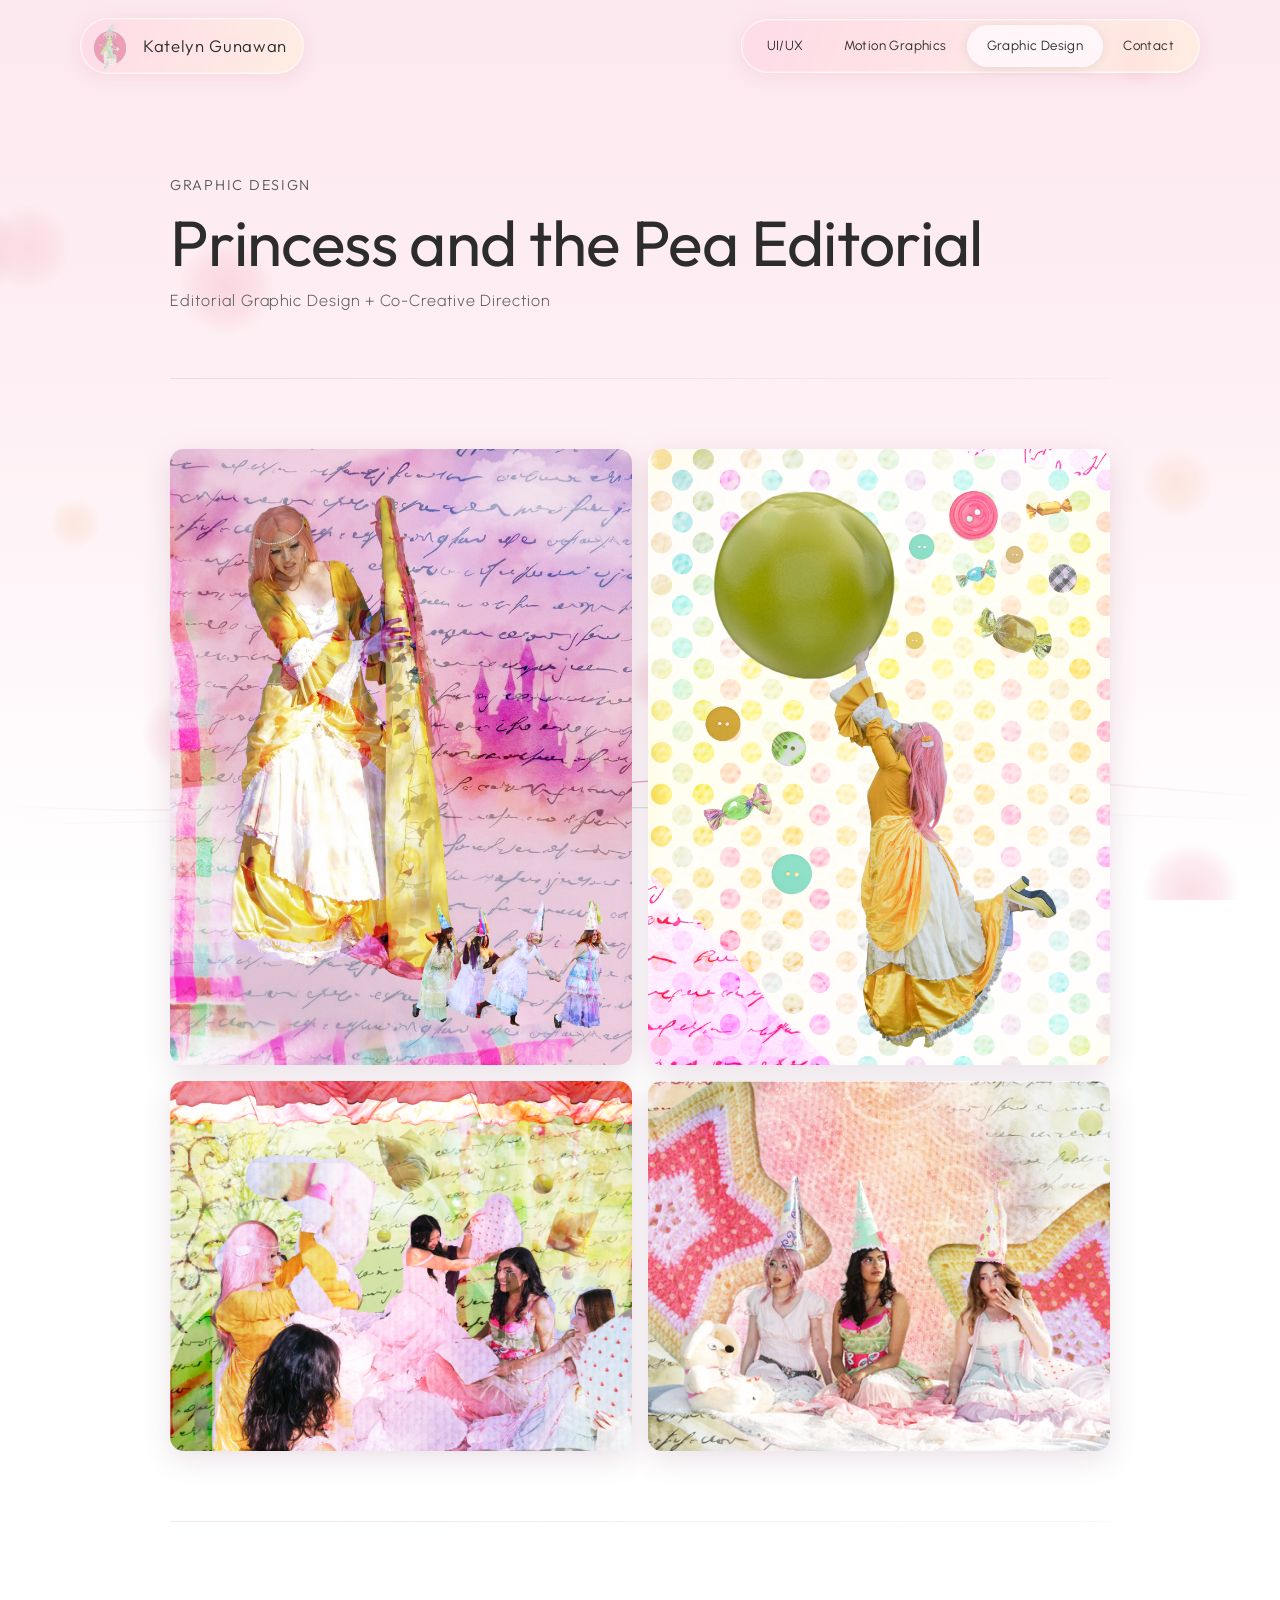
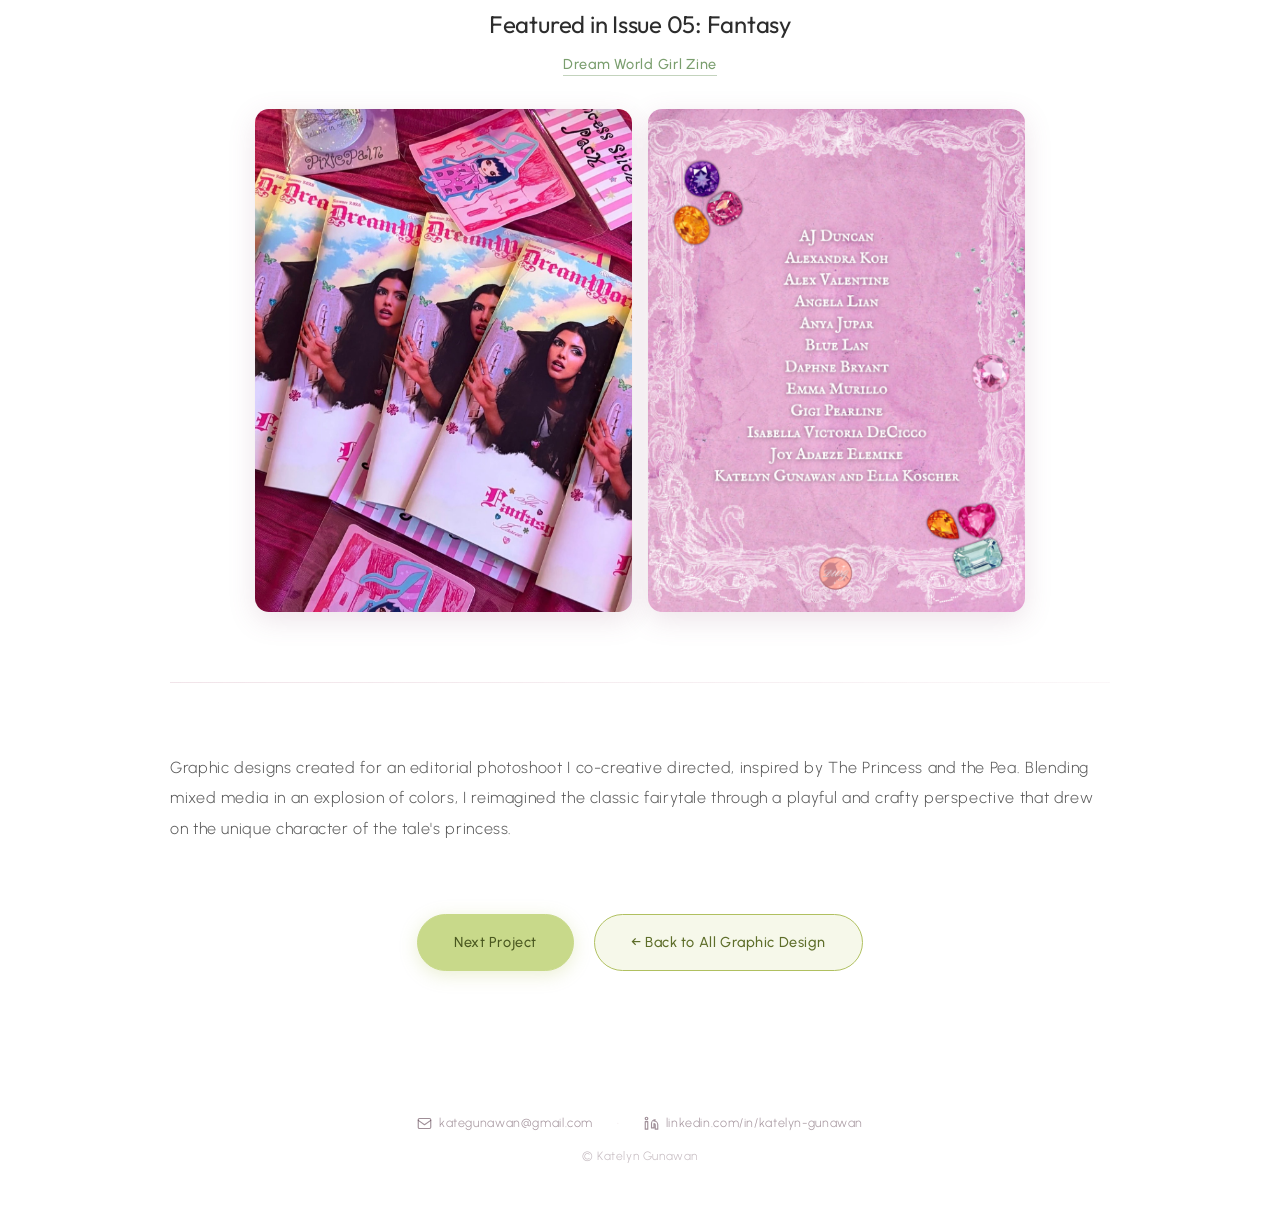
<file: princessandpea.html>
<!DOCTYPE html>
<html lang="en">
<head>
  <meta charset="UTF-8" />
  <meta name="viewport" content="width=device-width, initial-scale=1.0" />
  <title>Princess and the Pea — Katelyn Gunawan</title>

  <link rel="preconnect" href="https://fonts.googleapis.com" />
  <link rel="preconnect" href="https://fonts.gstatic.com" crossorigin />
  <link href="https://fonts.googleapis.com/css2?family=Urbanist:wght@300;400;500;600;700&display=swap" rel="stylesheet" />

  <style>
    *,*::before,*::after{box-sizing:border-box;margin:0;padding:0;}

    :root{
      --text-dark:#2c2c2c;
      --text-mid:#555;
      --accent:#c47a8a;
      --green-btn:#7a9e6e;
    }

    html{scroll-behavior:smooth;}

    body{
      font-family:'Urbanist',sans-serif;
      font-weight:300;
      color:var(--text-dark);
      min-height:100vh;
      overflow-x:hidden;
      letter-spacing:0.04em;
      line-height:1.9;
    }

    #bg-canvas{
      position:fixed;
      inset:0;
      width:100%;
      height:100%;
      z-index:-1;
      pointer-events:none;
    }

    nav{
      position:fixed;
      top:0;
      left:0;
      right:0;
      z-index:100;
      display:flex;
      justify-content:space-between;
      align-items:center;
      padding:18px 80px;
    }

    .nav-logo{
      display:flex;
      align-items:center;
      gap:10px;
      text-decoration:none;
      background:linear-gradient(110deg,rgba(252,210,225,0.55) 0%,rgba(255,243,210,0.45) 100%);
      backdrop-filter:blur(18px) saturate(1.4);
      -webkit-backdrop-filter:blur(18px) saturate(1.4);
      border:1px solid rgba(255,255,255,0.70);
      border-radius:100px;
      padding:4px 16px 4px 6px;
      box-shadow:
        0 4px 24px rgba(240,160,185,0.18),
        0 1px 8px rgba(240,180,170,0.12),
        0 0 0 1px rgba(255,255,255,0.25) inset;
    }

    .nav-logo img{
      height:46px;
      width:46px;
      object-fit:contain;
      object-position:center;
      display:block;
      flex-shrink:0;
      transition:transform 0.3s ease;
    }

    .nav-logo span{
      font-family:'Urbanist',sans-serif;
      font-size:1.05rem;
      font-weight:400;
      color:var(--text-dark);
      letter-spacing:0.04em;
      transition:color 0.3s ease;
    }

    .nav-logo:hover img{transform:scale(1.15);}
    .nav-logo:hover span{color:#7a9e6e;}

    .nav-pills{
      display:flex;
      list-style:none;
      background:linear-gradient(110deg,rgba(252,210,225,0.55) 0%,rgba(255,243,210,0.45) 100%);
      backdrop-filter:blur(18px) saturate(1.4);
      -webkit-backdrop-filter:blur(18px) saturate(1.4);
      border:1px solid rgba(255,255,255,0.70);
      border-radius:100px;
      padding:5px;
      box-shadow:
        0 4px 24px rgba(240,160,185,0.18),
        0 1px 8px rgba(240,180,170,0.12),
        0 0 0 1px rgba(255,255,255,0.25) inset;
    }

    .nav-pills li a{
      display:block;
      padding:8px 20px;
      border-radius:100px;
      font-size:0.83rem;
      font-weight:400;
      color:var(--text-dark);
      text-decoration:none;
      white-space:nowrap;
      letter-spacing:0.03em;
      transition:background 0.2s;
    }

    .nav-pills li a.active,
    .nav-pills li a:hover{
      background:rgba(255,248,251,0.9);
      box-shadow:0 2px 12px rgba(0,0,0,0.08);
    }

    .page{
      max-width:1100px;
      margin:0 auto;
      padding:0 80px 100px;
    }

    .hero{
      min-height:42vh;
      display:flex;
      align-items:center;
      padding-top:110px;
    }

    .hero-eyebrow{
      font-size:0.9rem;
      font-weight:300;
      color:var(--text-mid);
      text-transform:uppercase;
      letter-spacing:0.12em;
      margin-bottom:10px;
    }

    .hero-title{
      font-size:clamp(2.4rem,5vw,4.2rem);
      font-weight:700;
      color:var(--text-dark);
      line-height:1.05;
      margin-bottom:10px;
    }

    .hero-subtitle{
      font-size:1rem;
      color:var(--text-mid);
      font-weight:300;
      letter-spacing:0.06em;
    }

    section{
      margin-bottom:70px;
    }

    .divider{
      width:100%;
      height:1px;
      background:linear-gradient(
        90deg,
        rgba(200,150,170,0.25),
        rgba(200,150,170,0.08)
      );
      margin-bottom:70px;
    }

    .body-text{
      font-size:1rem;
      color:var(--text-mid);
      font-weight:300;
      line-height:1.9;
      letter-spacing:0.04em;
    }

    /* MAIN GALLERY */

    .gallery-pea{
      display:grid;
      grid-template-columns:1fr 1fr;
      gap:16px;
    }

    .gallery-pea img{
      width:100%;
      display:block;
      border-radius:14px;
      object-fit:cover;
      box-shadow:0 8px 28px rgba(140,90,120,0.18);
      transition:transform 0.3s ease,box-shadow 0.3s ease;
    }

    .gallery-pea img:hover{
      transform:translateY(-4px);
      box-shadow:0 16px 40px rgba(140,90,120,0.26);
    }

    .gallery-pea .portrait{
      aspect-ratio:3/4;
    }

    .gallery-pea .landscape{
      aspect-ratio:5/4;
    }

    /* DREAM WORLD GIRL ZINE FEATURE */

    .zine-feature{
      text-align:center;
      padding:10px 0 0;
    }

    .zine-heading{
      font-size:1.5rem;
      font-weight:600;
      color:var(--text-dark);
      letter-spacing:0.03em;
      margin-bottom:4px;
    }

    .zine-credit{
      font-size:0.9rem;
      color:var(--text-mid);
      font-weight:300;
      letter-spacing:0.05em;
      margin-bottom:30px;
    }

    .zine-credit a{
      color:var(--green-btn);
      text-decoration:none;
      font-weight:500;
      border-bottom:1px solid rgba(122,158,110,0.45);
      padding-bottom:2px;
      transition:color 0.2s ease,border-color 0.2s ease;
    }

    .zine-credit a:hover{
      color:#6a8e5e;
      border-color:#6a8e5e;
    }

    .zine-gallery{
      width:82%;
      max-width:780px;
      margin:0 auto;
      display:grid;
      grid-template-columns:1fr 1fr;
      gap:16px;
    }

    .zine-gallery img{
      width:100%;
      aspect-ratio:3/4;
      object-fit:cover;
      display:block;
      border-radius:14px;
      box-shadow:0 8px 28px rgba(140,90,120,0.16);
      transition:transform 0.3s ease,box-shadow 0.3s ease;
    }

    .zine-gallery img:hover{
      transform:translateY(-4px);
      box-shadow:0 16px 40px rgba(140,90,120,0.23);
    }

    .cta-wrap{
      display:flex;
      justify-content:center;
      gap:20px;
      margin-top:60px;
      flex-wrap:wrap;
    }

    .btn-cta{
      display:inline-block;
      padding:14px 36px;
      background:var(--green-btn);
      color:#fff;
      border-radius:100px;
      font-size:0.9rem;
      font-weight:500;
      letter-spacing:0.04em;
      text-decoration:none;
      transition:background 0.2s,transform 0.2s;
      box-shadow:0 4px 20px rgba(122,158,110,0.3);
    }

    .btn-cta:hover{
      background:#6a8e5e;
      transform:translateY(-2px);
    }

    .btn-outline{
      display:inline-block;
      padding:14px 36px;
      border:2px solid var(--green-btn);
      color:var(--green-btn);
      border-radius:100px;
      font-size:0.9rem;
      font-weight:500;
      letter-spacing:0.04em;
      text-decoration:none;
      background:transparent;
      transition:background 0.2s,color 0.2s;
    }

    .btn-outline:hover{
      background:var(--green-btn);
      color:#fff;
    }

    footer{
      text-align:center;
      padding:40px;
      font-size:0.78rem;
      color:rgba(80,50,65,0.45);
      letter-spacing:0.05em;
    }

    /* HAMBURGER MENU */

    .hamburger{
      display:none;
      flex-direction:column;
      justify-content:center;
      gap:5px;
      width:38px;
      height:38px;
      background:linear-gradient(110deg,rgba(252,210,225,0.55) 0%,rgba(255,243,210,0.45) 100%);
      backdrop-filter:blur(18px) saturate(1.4);
      -webkit-backdrop-filter:blur(18px) saturate(1.4);
      border:1px solid rgba(255,255,255,0.70);
      border-radius:50%;
      padding:9px;
      cursor:pointer;
      box-shadow:
        0 4px 24px rgba(240,160,185,0.18),
        0 0 0 1px rgba(255,255,255,0.25) inset;
      transition:box-shadow 0.2s;
    }

    .hamburger span{
      display:block;
      width:100%;
      height:1.5px;
      background:var(--text-dark);
      border-radius:2px;
      transition:transform 0.3s ease,opacity 0.3s ease;
    }

    .hamburger.open span:nth-child(1){
      transform:translateY(6.5px) rotate(45deg);
    }

    .hamburger.open span:nth-child(2){
      opacity:0;
    }

    .hamburger.open span:nth-child(3){
      transform:translateY(-6.5px) rotate(-45deg);
    }

    .mobile-menu{
      display:none;
      position:fixed;
      top:70px;
      left:16px;
      right:16px;
      z-index:99;
      background:linear-gradient(135deg,rgba(252,210,225,0.45) 0%,rgba(255,243,210,0.38) 100%);
      backdrop-filter:blur(24px) saturate(1.5);
      -webkit-backdrop-filter:blur(24px) saturate(1.5);
      border:1px solid rgba(255,255,255,0.70);
      border-radius:20px;
      padding:8px;
      box-shadow:
        0 8px 32px rgba(210,140,170,0.18),
        0 2px 8px rgba(200,120,155,0.10),
        0 0 0 1px rgba(255,255,255,0.25) inset;
      flex-direction:column;
      gap:3px;
      animation:menuIn 0.25s cubic-bezier(0.22,1,0.36,1);
    }

    .mobile-menu.open{
      display:flex;
    }

    @keyframes menuIn{
      from{
        opacity:0;
        transform:translateY(-10px) scale(0.97);
      }
      to{
        opacity:1;
        transform:translateY(0) scale(1);
      }
    }

    .mobile-menu a{
      display:block;
      padding:12px 18px;
      border-radius:14px;
      font-size:0.9rem;
      font-weight:400;
      color:var(--text-dark);
      text-decoration:none;
      letter-spacing:0.03em;
      transition:background 0.2s;
    }

    .mobile-menu a:hover,
    .mobile-menu a.active{
      background:rgba(255,248,251,0.85);
    }

    @media(max-width:800px){
      nav{padding:14px 20px;}
      .page{padding:0 24px 80px;}
      .hero{padding-top:90px;}
    }

    @media(max-width:768px){
      .hamburger{display:flex;}
      .nav-pills{display:none;}
      nav{padding:16px 20px;}
      nav .nav-logo{padding:5px !important;}

      nav .nav-logo img{
        height:46px;
        width:46px;
        object-fit:contain;
        object-position:center;
        display:block;
        flex-shrink:0;
        transition:transform 0.3s ease;
      }

      nav .nav-logo span{
        display:none !important;
      }

      .zine-gallery{
        width:100%;
      }
    }

    @media(max-width:480px){
      nav .nav-logo img{
        height:38px !important;
        width:38px !important;
      }

      .gallery-pea{
        grid-template-columns:1fr;
      }

      .gallery-pea .portrait,
      .gallery-pea .landscape{
        aspect-ratio:auto;
      }

      .zine-gallery{
        grid-template-columns:1fr;
        width:85%;
      }
    }
  </style>
  <style>
    /* ── HOME-GREEN BUTTONS: match the homepage "View" buttons ── */
    .btn-cta {
      background: #c8d98a !important; color: #4a5820 !important;
      border: 1.5px solid #c8d98a !important; box-shadow: 0 4px 18px rgba(176,192,80,0.25) !important;
    }
    .btn-cta:hover { background: #bccd78 !important; border-color: #bccd78 !important; color: #4a5820 !important; }
    .btn-outline {
      background: rgba(176,192,80,0.12) !important; color: #5e6e2a !important;
      border: 1.5px solid #b0c060 !important;
    }
    .btn-outline:hover { background: #c8d98a !important; color: #4a5820 !important; border-color: #c8d98a !important; }
  </style>
  <link href="https://fonts.googleapis.com/css2?family=Outfit:wght@300;400;500&display=swap" rel="stylesheet" />
  <style>
    /* ── SITE HEADINGS: Outfit (matches home) ── */
    h1, h2, h3, .hero-title, .card-title, .walk-title, .goal-title, .clip-title, .kc-title, .zine-heading, .overlay-title {
      font-family: 'Outfit', sans-serif !important; font-weight: 400 !important; letter-spacing: -0.01em;
    }
    .hero-eyebrow, .nav-logo span { font-family: 'Outfit', sans-serif !important; font-weight: 300 !important; }
  </style>
  <link rel="stylesheet" href="gleam.css" />
</head>

<body>

<canvas id="bg-canvas"></canvas>

<nav>
  <a class="nav-logo" href="index.html">
    <img src="logo.png" alt="Katelyn Gunawan logo" />
    <span>Katelyn Gunawan</span>
  </a>

  <ul class="nav-pills" id="navPills">
    <li><a href="uiux.html">UI/UX</a></li>
    <li><a href="motiongraphics.html">Motion Graphics</a></li>
    <li><a href="graphicdesigns.html" class="active">Graphic Design</a></li>
    <li><a href="contact.html">Contact</a></li>
  </ul>

  <button class="hamburger" id="hamburger" aria-label="Menu" aria-expanded="false">
    <span></span>
    <span></span>
    <span></span>
  </button>
</nav>

<div class="mobile-menu" id="mobileMenu">
  <a href="uiux.html">UI/UX</a>
  <a href="motiongraphics.html">Motion Graphics</a>
  <a href="graphicdesigns.html" class="active">Graphic Design</a>
  <a href="contact.html">Contact</a>
</div>

<div class="page">

  <!-- HERO -->
  <div class="hero">
    <div>
      <p class="hero-eyebrow">Graphic Design</p>
      <h1 class="hero-title">Princess and the Pea Editorial</h1>
      <p class="hero-subtitle">Editorial Graphic Design + Co-Creative Direction</p>
    </div>
  </div>

  <div class="divider"></div>

  <!-- MAIN GRAPHICS -->
  <section>
    <div class="gallery-pea">
      <img
        class="portrait"
        src="graphicdesigns/princessandpea/2.png"
        alt="Princess and the Pea — 2"
      />

      <img
        class="portrait"
        src="graphicdesigns/princessandpea/6.png"
        alt="Princess and the Pea — 6"
      />

      <img
        class="landscape"
        src="graphicdesigns/princessandpea/4.png"
        alt="Princess and the Pea — 4"
      />

      <img
        class="landscape"
        src="graphicdesigns/princessandpea/8.png"
        alt="Princess and the Pea — 8"
      />
    </div>
  </section>

  <div class="divider"></div>

  <!-- DREAM WORLD GIRL ZINE FEATURE -->
  <section class="zine-feature">

    <h2 class="zine-heading">
      Featured in Issue 05: Fantasy
    </h2>

    <p class="zine-credit">
      <a
        href="https://www.dreamworldgirlzine.com/"
        target="_blank"
        rel="noopener noreferrer"
      >
        Dream World Girl Zine
      </a>
    </p>

    <div class="zine-gallery">

      <img
        src="graphicdesigns/princessandpea/issue05fantasy.jpg"
        alt="Dream World Girl Zine Issue 05: Fantasy"
      />

      <img
        src="graphicdesigns/princessandpea/issue05fantasycontributors.jpg"
        alt="Dream World Girl Zine Issue 05 contributors"
      />

    </div>

  </section>

  <div class="divider"></div>

  <!-- PROJECT DESCRIPTION -->
  <section>
    <p class="body-text">
      Graphic designs created for an editorial photoshoot I co-creative directed, inspired by The Princess and the Pea. Blending mixed media in an explosion of colors, I reimagined the classic fairytale through a playful and crafty perspective that drew on the unique character of the tale's princess.
    </p>
  </section>

  <!-- CTA -->
  <div class="cta-wrap">
    <a href="kbeauty.html" class="btn-cta">Next Project</a>
    <a href="graphicdesigns.html" class="btn-outline">
      ← Back to All Graphic Design
    </a>
  </div>

</div>

<footer>

  <div style="display:flex;align-items:center;justify-content:center;gap:24px;margin-bottom:10px;padding:0 40px;flex-wrap:wrap;">

    <a
      href="mailto:kategunawan@gmail.com"
      style="display:inline-flex;align-items:center;gap:7px;text-decoration:none;color:rgba(80,50,65,0.55);font-size:0.78rem;letter-spacing:0.05em;transition:color 0.2s;white-space:nowrap;"
      onmouseover="this.style.color='#c47a8a'"
      onmouseout="this.style.color='rgba(80,50,65,0.55)'"
    >
      <svg width="15" height="15" viewBox="0 0 24 24" fill="none" stroke="currentColor" stroke-width="1.8" stroke-linecap="round" stroke-linejoin="round">
        <rect x="2" y="4" width="20" height="16" rx="2"/>
        <path d="M2 7l10 7 10-7"/>
      </svg>
      <span>kategunawan@gmail.com</span>
    </a>

    <span style="color:rgba(200,160,175,0.4);">·</span>

    <a
      href="https://www.linkedin.com/in/katelyn-gunawan-74b05734a"
      target="_blank"
      rel="noopener noreferrer"
      style="display:inline-flex;align-items:center;gap:7px;text-decoration:none;color:rgba(80,50,65,0.55);font-size:0.78rem;letter-spacing:0.05em;transition:color 0.2s;white-space:nowrap;"
      onmouseover="this.style.color='#c47a8a'"
      onmouseout="this.style.color='rgba(80,50,65,0.55)'"
    >
      <svg width="15" height="15" viewBox="0 0 24 24" fill="none" stroke="currentColor" stroke-width="1.8" stroke-linecap="round" stroke-linejoin="round">
        <path d="M16 8a6 6 0 0 1 6 6v7h-4v-7a2 2 0 0 0-2-2v7h-4v-7a6 6 0 0 1 6-6z"/>
        <rect x="2" y="9" width="4" height="12"/>
        <circle cx="4" cy="4" r="2"/>
      </svg>
      <span>linkedin.com/in/katelyn-gunawan</span>
    </a>

  </div>

  <p style="font-size:0.75rem;color:rgba(80,50,65,0.35);letter-spacing:0.05em;">
    © Katelyn Gunawan
  </p>

</footer>

<script>

const canvas = document.getElementById('bg-canvas');
const ctx = canvas.getContext('2d');

let W, H, scrollY = 0, mouse = { x: -999, y: -999 };

function resize(){
  W = canvas.width = window.innerWidth;
  H = canvas.height = window.innerHeight;
}

resize();

window.addEventListener('resize', resize);
window.addEventListener('scroll', () => {
  scrollY = window.scrollY;
});

window.addEventListener('mousemove', e => {
  mouse.x = e.clientX;
  mouse.y = e.clientY;
});

window.addEventListener('mouseleave', () => {
  mouse.x = -999;
  mouse.y = -999;
});

const bubbles = [];

function bColor(n){
  return n < 0.45
    ? [[250,210,220],[252,220,210],[248,205,218],[252,225,215]][Math.floor(Math.random()*4)]
    : [[210,235,205],[195,228,195],[248,210,222],[215,238,210],[245,205,220]][Math.floor(Math.random()*5)];
}

for(let i=0;i<38;i++){

  const y = Math.random();
  const [r,g,b] = bColor(y);

  bubbles.push({
    x:Math.random()*1.2-0.1,
    y,
    pageH:2.8,
    r0:14+Math.random()*38,
    drift:(Math.random()-0.5)*0.00018,
    floatSpeed:0.00008+Math.random()*0.00012,
    floatAmp:6+Math.random()*14,
    floatOffset:Math.random()*Math.PI*2,
    alpha:0.62+Math.random()*0.20,
    r,g,b,
    vx:0,
    vy:0
  });

}

const wave = {
  amp:18,
  freq:0.0045,
  speed:0.012,
  phase:0,
  yBase:0.88
};

let t = 0;

function draw(){

  t++;

  ctx.clearRect(0,0,W,H);

  const grad = ctx.createLinearGradient(0,0,0,H);

  grad.addColorStop(0,'#fce8ef');
  grad.addColorStop(0.45,'#fef0f4');
  grad.addColorStop(1,'#ffffff');

  ctx.fillStyle = grad;
  ctx.fillRect(0,0,W,H);

  bubbles.forEach(b => {

    const sx = b.x*W;

    const sy =
      b.y*b.pageH*H -
      scrollY +
      Math.sin(
        t*b.floatSpeed*60+b.floatOffset
      )*b.floatAmp;

    if(sy < -80 || sy > H+80) return;

    b.x += b.drift;

    if(b.x < -0.1) b.x = 1.1;
    if(b.x > 1.1) b.x = -0.1;

    const dx = sx-mouse.x;
    const dy = sy-mouse.y;
    const md = Math.sqrt(dx*dx+dy*dy);

    if(md < 140 && md > 0){

      const f = (140-md)/140*0.5;

      b.vx += (dx/md)*f;
      b.vy += (dy/md)*f;

    }

    b.vx *= 0.9;
    b.vy *= 0.9;

    const bx = b.x*W+b.vx;
    const by = sy+b.vy;

    const fill = ctx.createRadialGradient(
      bx,by,0,
      bx,by,b.r0
    );

    fill.addColorStop(
      0,
      `rgba(${b.r},${b.g},${b.b},${b.alpha})`
    );

    fill.addColorStop(
      0.6,
      `rgba(${b.r},${b.g},${b.b},${b.alpha*0.6})`
    );

    fill.addColorStop(
      1,
      `rgba(${b.r},${b.g},${b.b},0)`
    );

    ctx.beginPath();
    ctx.arc(bx,by,b.r0,0,Math.PI*2);
    ctx.fillStyle = fill;
    ctx.fill();

  });

  wave.phase += wave.speed;

  const waveY =
    wave.yBase*H -
    scrollY*0.15;

  ctx.save();

  [
    [
      wave.freq,
      wave.phase,
      1.5,
      'rgba(210,125,160,0.6)',
      'rgba(235,150,180,0)'
    ],
    [
      wave.freq*0.85,
      wave.phase*0.8+1.2,
      1.2,
      'rgba(155,200,150,0.4)',
      'rgba(180,215,175,0)'
    ]
  ].forEach(([freq,phase,lw,mid,edge],i) => {

    ctx.beginPath();

    ctx.moveTo(
      0,
      waveY+
      (i?24:0)+
      Math.sin(phase)*
      wave.amp*
      (i?0.5:1)
    );

    for(let x=1;x<=W;x+=2){

      ctx.lineTo(
        x,
        waveY+
        (i?24:0)+
        Math.sin(x*freq+phase)*
        wave.amp*
        (i?0.5:1)
      );

    }

    const g = ctx.createLinearGradient(0,0,W,0);

    g.addColorStop(0,edge);
    g.addColorStop(0.5,mid);
    g.addColorStop(1,edge);

    ctx.strokeStyle = g;
    ctx.lineWidth = lw;
    ctx.stroke();

  });

  ctx.restore();

  if(mouse.x > 0){

    const mg = ctx.createRadialGradient(
      mouse.x,
      mouse.y,
      0,
      mouse.x,
      mouse.y,
      200
    );

    mg.addColorStop(
      0,
      'rgba(250,185,210,0.22)'
    );

    mg.addColorStop(
      0.5,
      'rgba(250,185,210,0.08)'
    );

    mg.addColorStop(
      1,
      'rgba(250,185,210,0)'
    );

    ctx.fillStyle = mg;

    ctx.beginPath();
    ctx.arc(
      mouse.x,
      mouse.y,
      200,
      0,
      Math.PI*2
    );

    ctx.fill();

  }

  requestAnimationFrame(draw);

}

draw();

/* HAMBURGER MENU */

const hamburger =
  document.getElementById('hamburger');

const mobileMenu =
  document.getElementById('mobileMenu');

hamburger.addEventListener('click', () => {

  const isOpen =
    hamburger.classList.toggle('open');

  mobileMenu.classList.toggle('open');

  hamburger.setAttribute(
    'aria-expanded',
    isOpen
  );

});

mobileMenu.querySelectorAll('a').forEach(a => {

  a.addEventListener('click', () => {

    hamburger.classList.remove('open');
    mobileMenu.classList.remove('open');

    hamburger.setAttribute(
      'aria-expanded',
      'false'
    );

  });

});

document.addEventListener('click', e => {

  if(
    !hamburger.contains(e.target) &&
    !mobileMenu.contains(e.target)
  ){

    hamburger.classList.remove('open');
    mobileMenu.classList.remove('open');

    hamburger.setAttribute(
      'aria-expanded',
      'false'
    );

  }

});

</script>

<script src="gleam.js"></script>
</body>
</html>
</file>
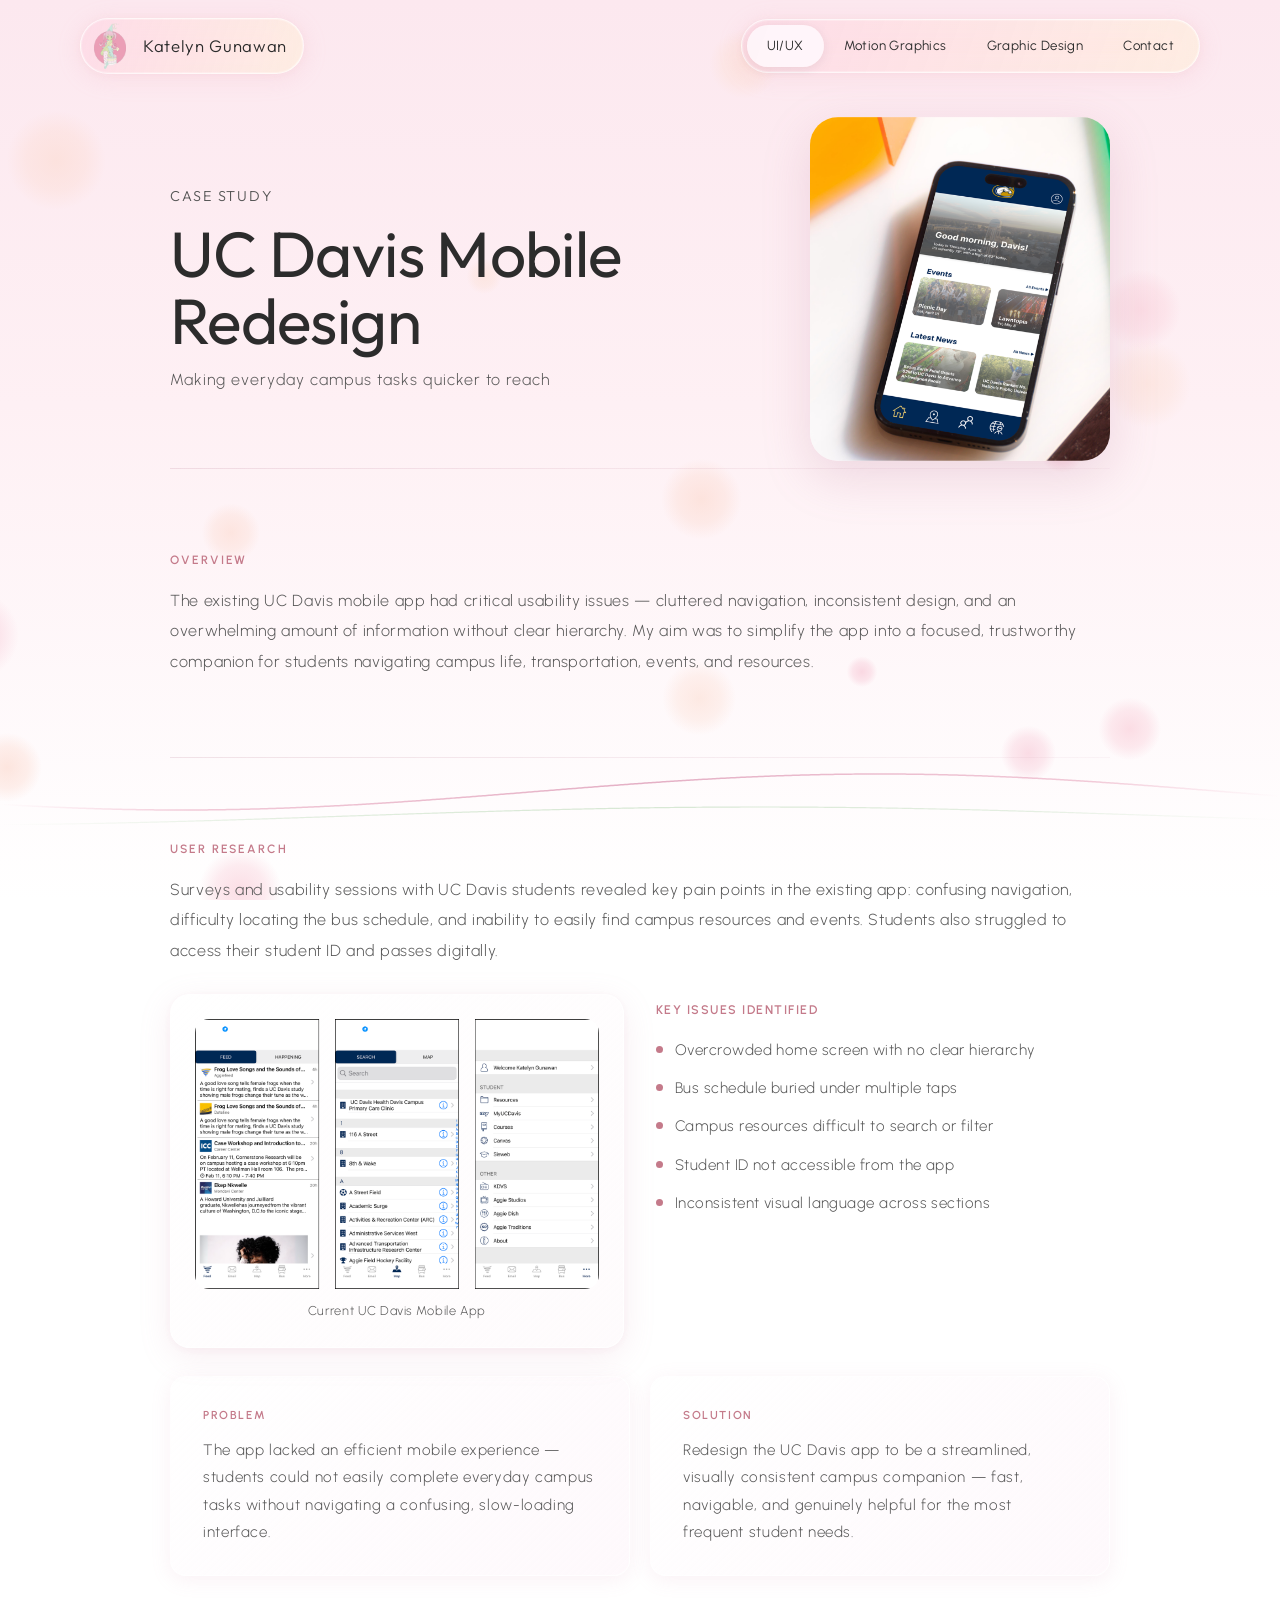
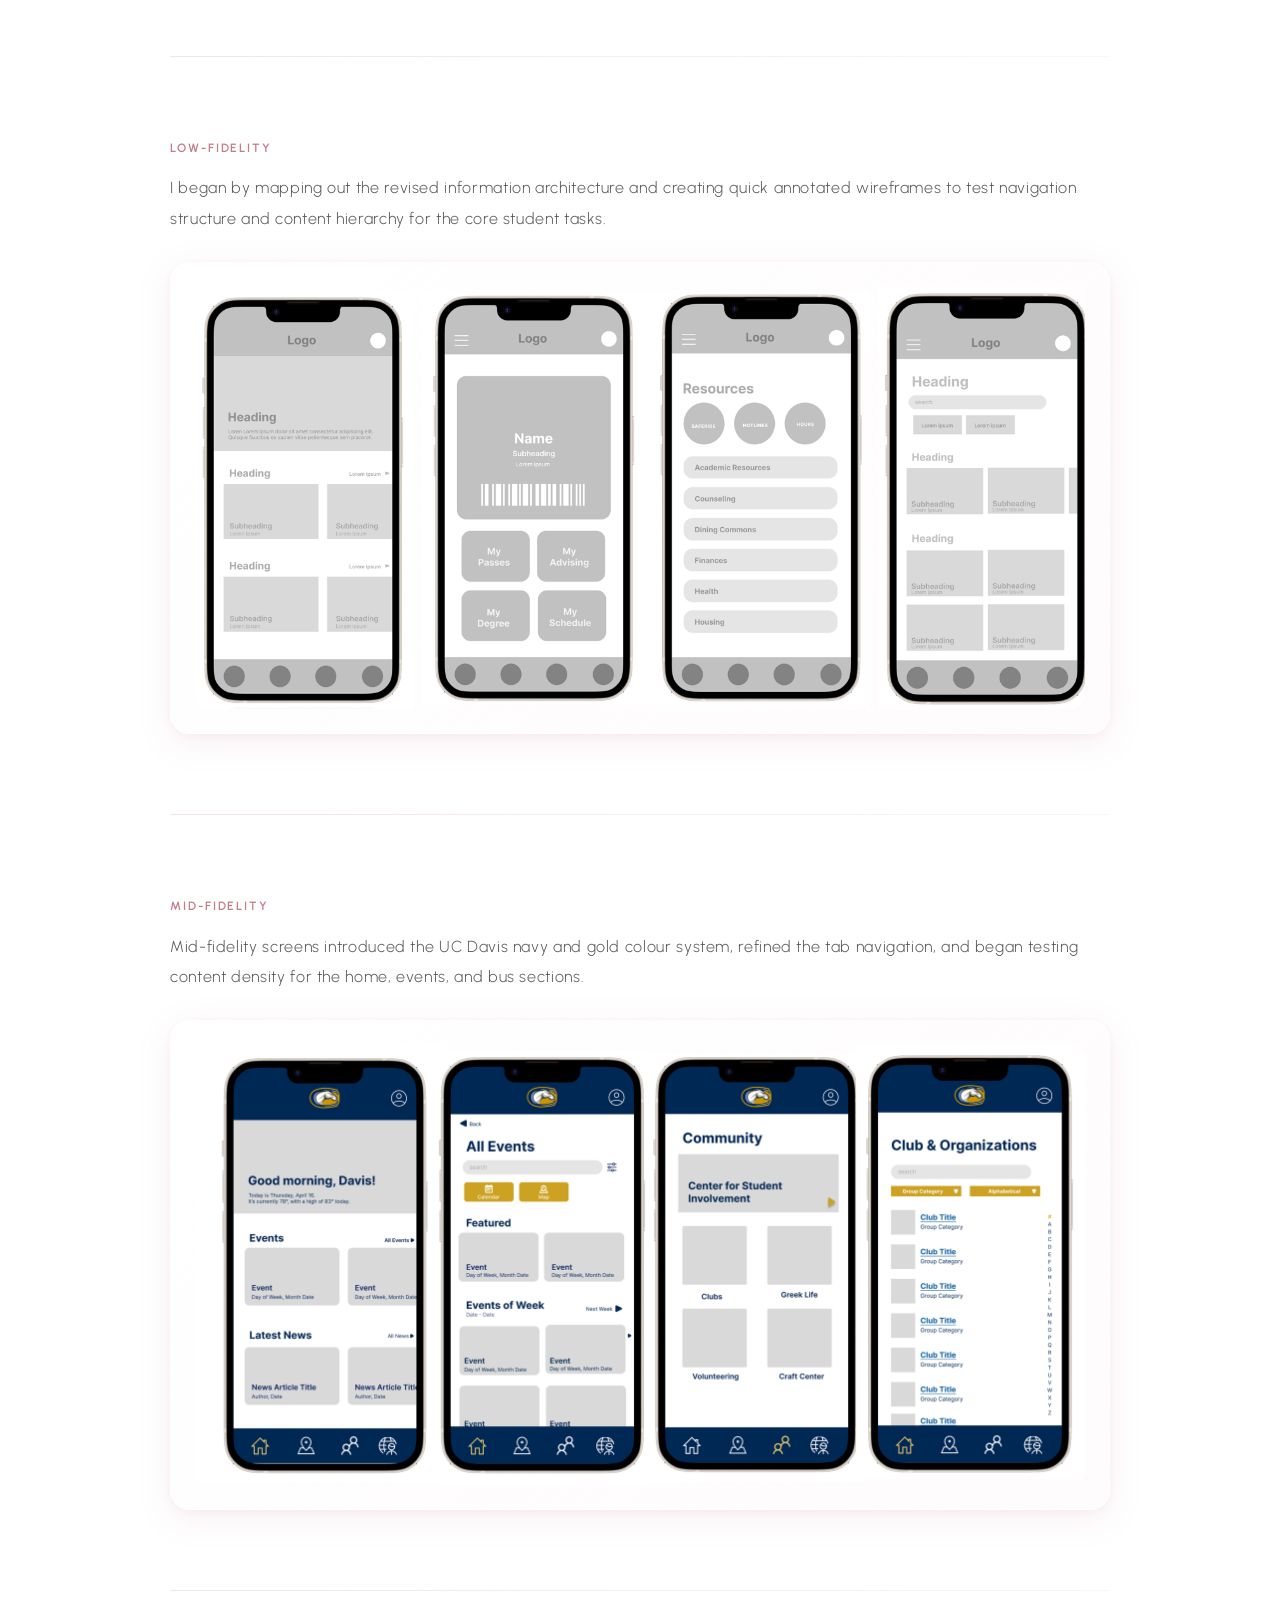
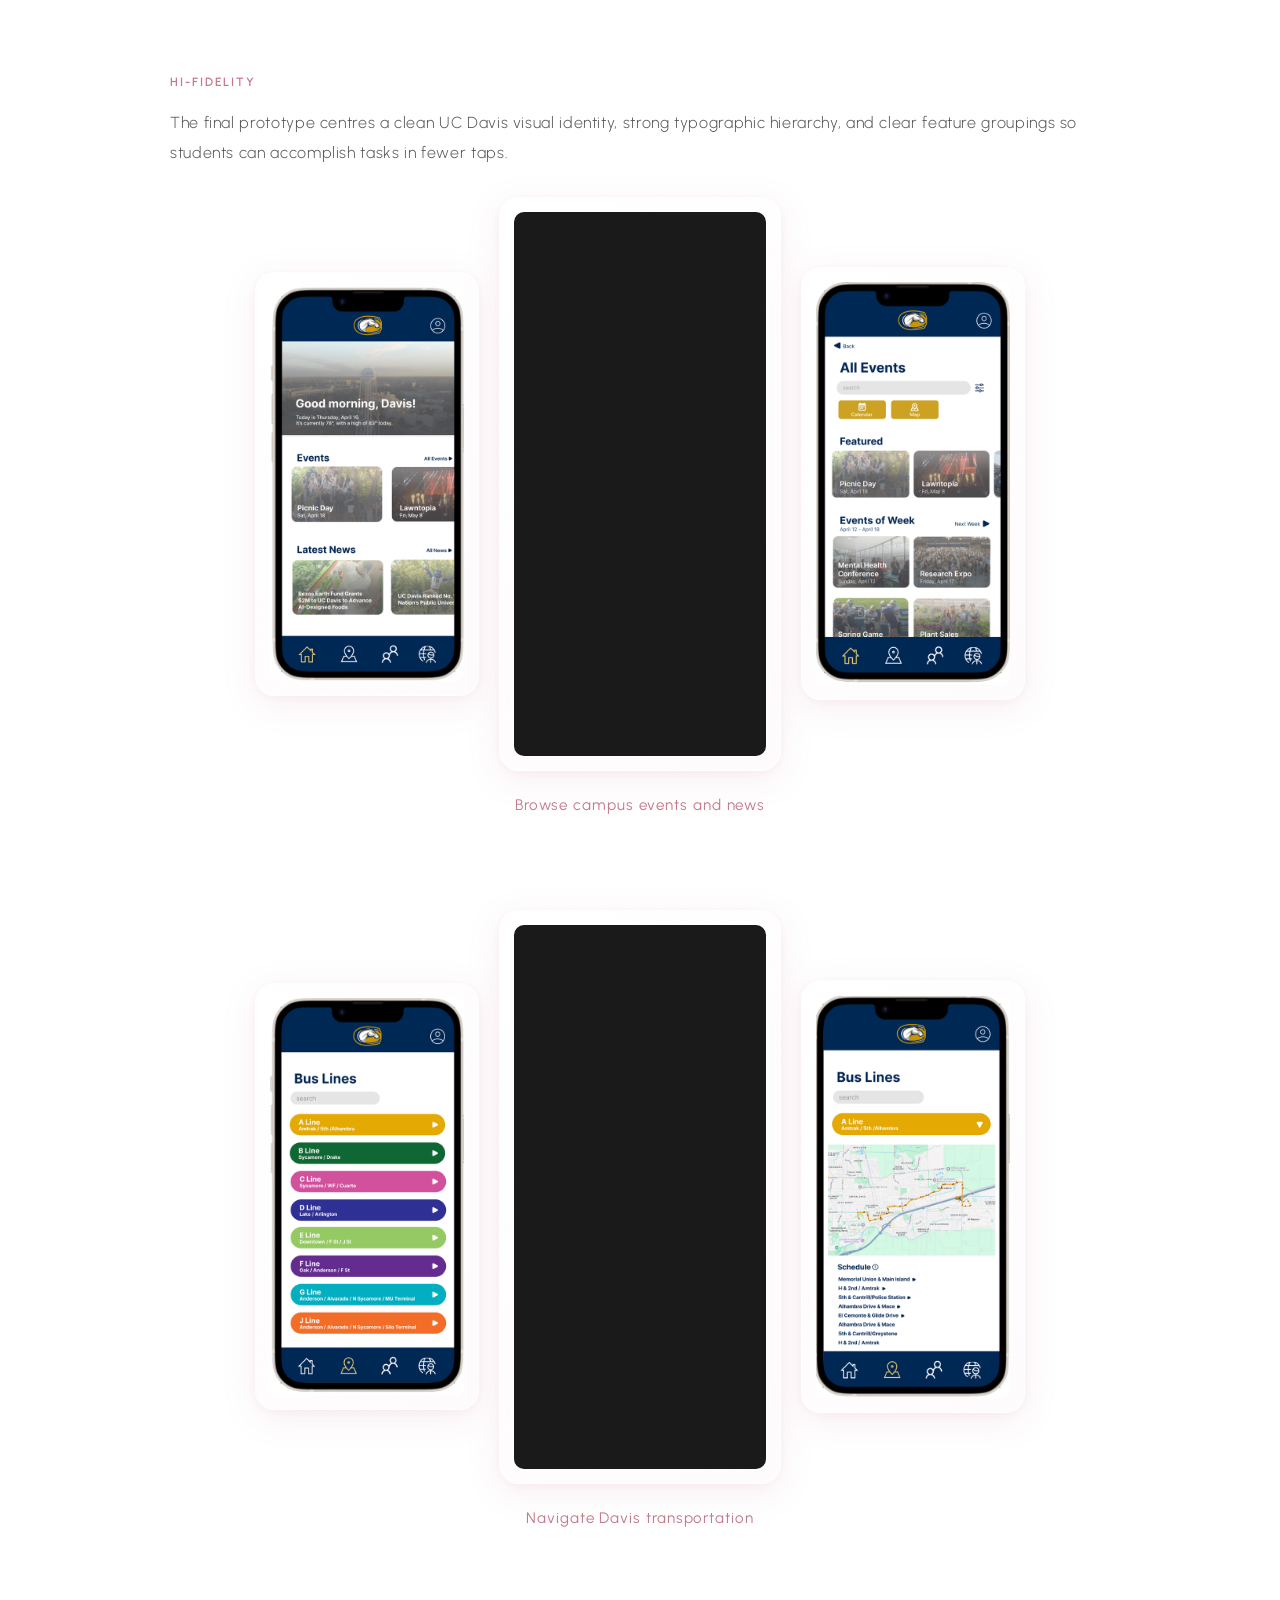
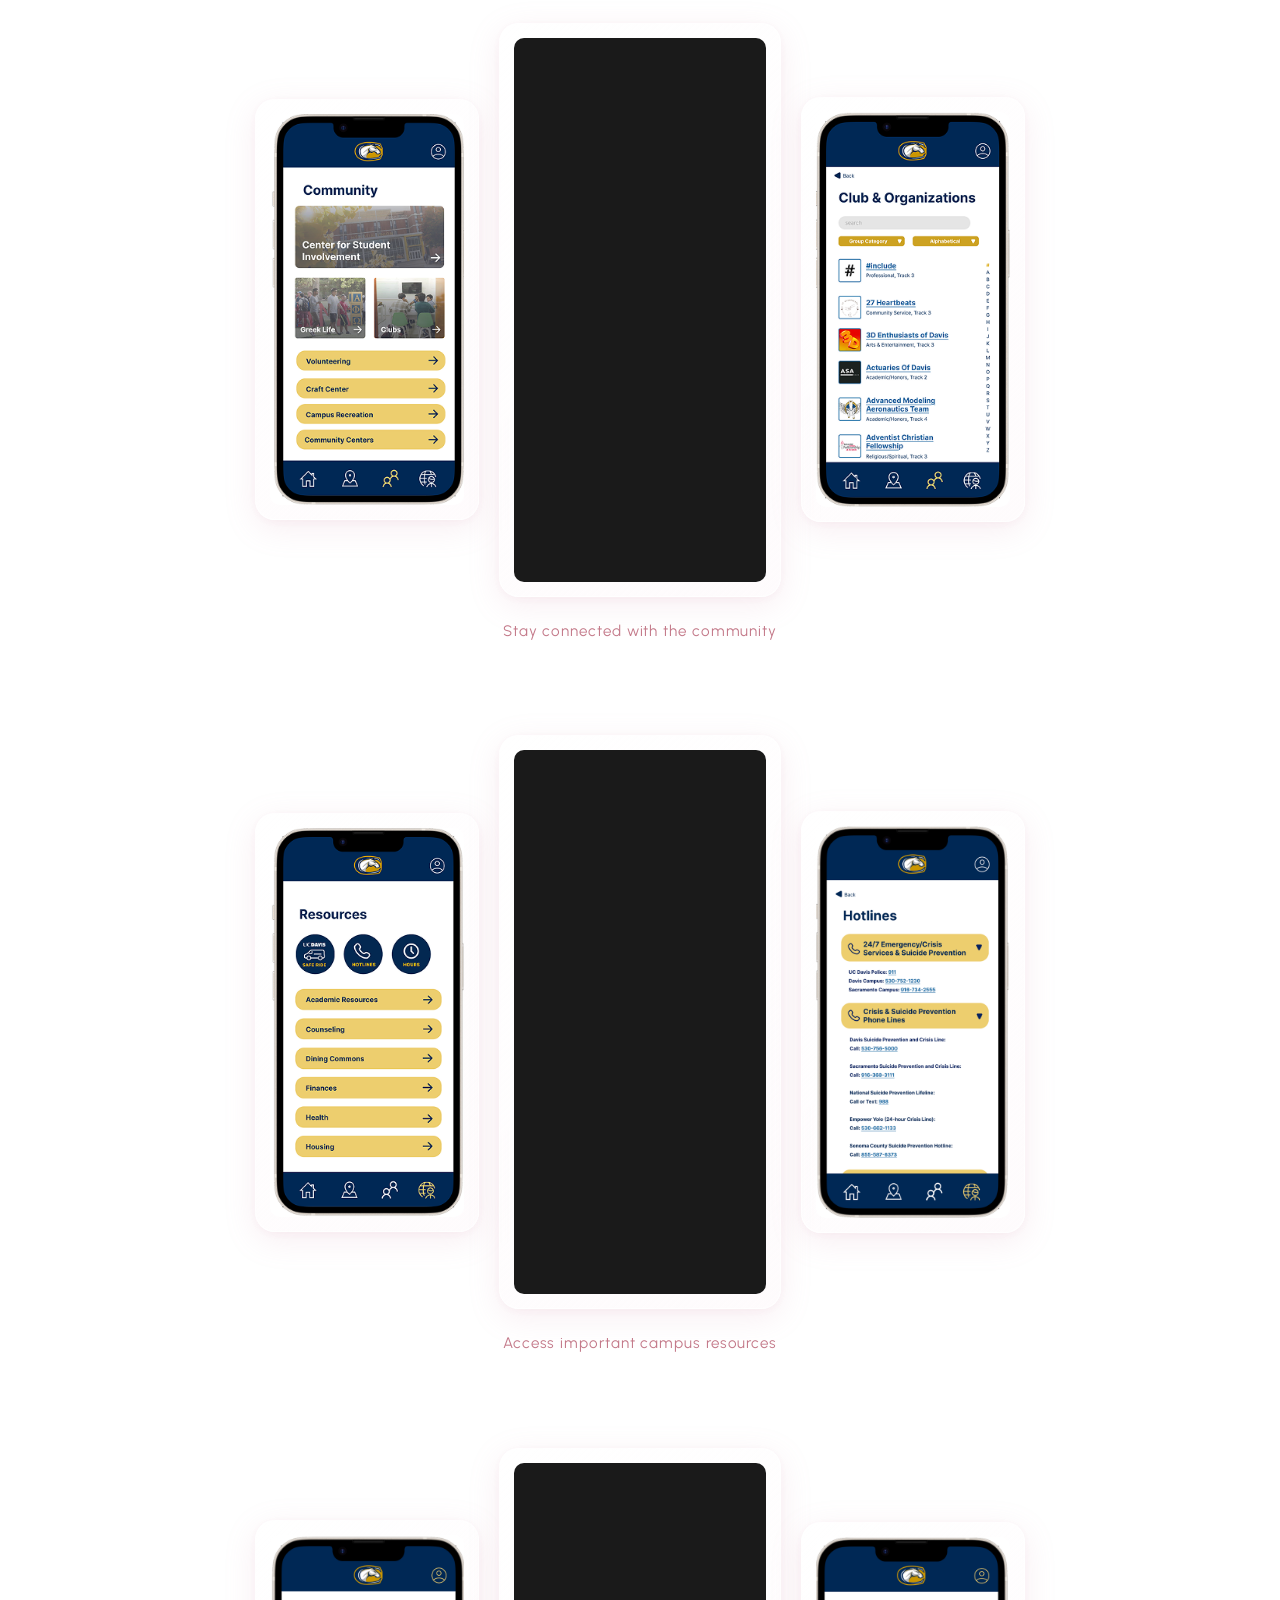
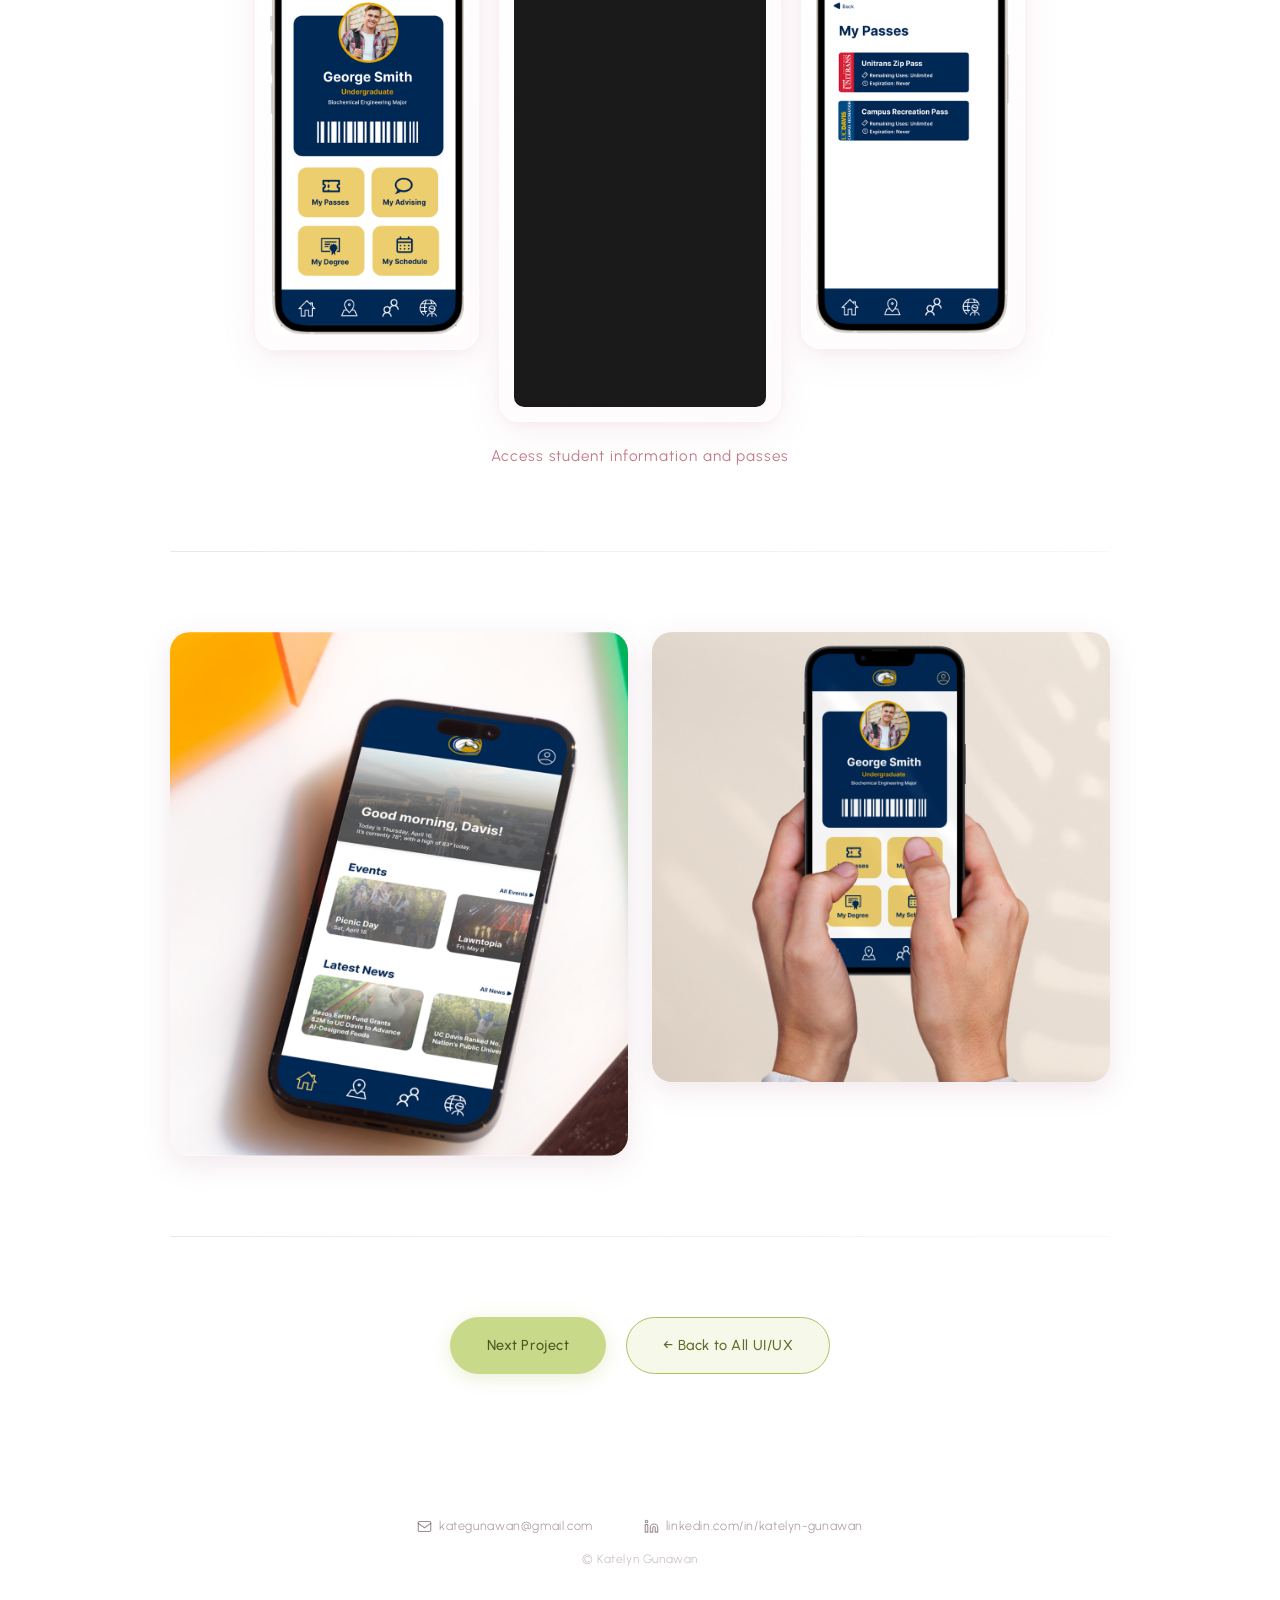
<file: ucdavismobileredesign.html>
<!DOCTYPE html>
<html lang="en">
<head>
  <script src="localmedia.js"></script>
  <meta charset="UTF-8" />
  <meta name="viewport" content="width=device-width, initial-scale=1.0" />
  <title>UC Davis Mobile Redesign — Katelyn Gunawan</title>
  <link rel="preconnect" href="https://fonts.googleapis.com" />
  <link rel="preconnect" href="https://fonts.gstatic.com" crossorigin />
  <link href="https://fonts.googleapis.com/css2?family=Urbanist:wght@300;400;500;600;700&display=swap" rel="stylesheet" />
  <style>
    *, *::before, *::after { box-sizing: border-box; margin: 0; padding: 0; }
    :root {
      --text-dark: #2c2c2c;
      --text-mid: #555;
      --green-btn: #7a9e6e;
      --accent: #c47a8a;
      --section-gap: 80px;
    }
    html { scroll-behavior: smooth; }
    body {
      font-family: 'Urbanist', sans-serif;
      font-weight: 300;
      color: var(--text-dark);
      min-height: 100vh;
      overflow-x: hidden;
      letter-spacing: 0.04em;
      line-height: 1.9;
    }
    #bg-canvas {
      position: fixed; inset: 0;
      width: 100%; height: 100%;
      z-index: -1; pointer-events: none;
    }

    /* ── NAV ── */
    nav {
      position: fixed; top: 0; left: 0; right: 0; z-index: 100;
      display: flex; justify-content: space-between; align-items: center;
      padding: 18px 80px;
    }
    .nav-logo {
      display: flex; align-items: center; gap: 10px;
      text-decoration: none;
      background: linear-gradient(110deg, rgba(252,210,225,0.55) 0%, rgba(255,243,210,0.45) 100%);
      backdrop-filter: blur(18px) saturate(1.4);
      -webkit-backdrop-filter: blur(18px) saturate(1.4);
      border: 1px solid rgba(255,255,255,0.70);
      border-radius: 100px;
      padding: 4px 16px 4px 6px;
      box-shadow: 0 4px 24px rgba(240,160,185,0.18), 0 1px 8px rgba(240,180,170,0.12),
                  0 0 0 1px rgba(255,255,255,0.25) inset;
    }
    .nav-logo img {
      height: 46px; width: 46px;
      object-fit: contain; object-position: center;
      display: block; flex-shrink: 0;
      transition: transform 0.3s ease;
    }
    .nav-logo span {
      font-family: 'Urbanist', sans-serif;
      font-size: 1.05rem; font-weight: 400;
      color: var(--text-dark); letter-spacing: 0.04em;
      transition: color 0.3s ease;
    }
    .nav-logo:hover img { transform: scale(1.15); }
    .nav-logo:hover span { color: #7a9e6e; }
    .nav-pills {
      display: flex; list-style: none;
      background: linear-gradient(110deg, rgba(252,210,225,0.55) 0%, rgba(255,243,210,0.45) 100%);
      backdrop-filter: blur(18px) saturate(1.4);
      -webkit-backdrop-filter: blur(18px) saturate(1.4);
      border: 1px solid rgba(255,255,255,0.70);
      border-radius: 100px; padding: 5px;
      box-shadow: 0 4px 24px rgba(240,160,185,0.18), 0 1px 8px rgba(240,180,170,0.12),
                  0 0 0 1px rgba(255,255,255,0.25) inset;
    }
    .nav-pills li a {
      display: block; padding: 8px 20px; border-radius: 100px;
      font-size: 0.83rem; font-weight: 400; color: var(--text-dark);
      text-decoration: none; white-space: nowrap; letter-spacing: 0.03em;
      transition: background 0.2s;
    }
    .nav-pills li a.active,
    .nav-pills li a:hover {
      background: rgba(255,248,251,0.9); box-shadow: 0 2px 12px rgba(0,0,0,0.08);
    }

    /* ── PAGE ── */
    .page { max-width: 1100px; margin: 0 auto; padding: 0 80px 100px; }

    /* ── HERO ── */
    .hero {
      min-height: 52vh; display: flex; align-items: center;
      padding-top: 110px; gap: 60px;
    }
    .hero-left { flex: 1; }
    .hero-eyebrow {
      font-size: 0.9rem; font-weight: 300; color: var(--text-mid);
      text-transform: uppercase; letter-spacing: 0.12em; margin-bottom: 10px;
    }
    .hero-title {
      font-size: clamp(2.4rem, 5vw, 4.2rem); font-weight: 700;
      color: var(--text-dark); line-height: 1.05; margin-bottom: 10px;
    }
    .hero-subtitle {
      font-size: 1rem; color: var(--text-mid); font-weight: 300; letter-spacing: 0.06em;
    }
    .hero-right {
      flex: 0 0 320px;
      display: flex; justify-content: flex-end;
    }
    .hero-mockup {
      width: 300px;
      border-radius: 28px;
      overflow: hidden;
      box-shadow: 0 16px 48px rgba(180,120,150,0.22);
    }
    .hero-mockup img { width: 100%; display: block; }

    /* ── SHARED ── */
    section { margin-bottom: var(--section-gap); }
    .section-label {
      font-size: 0.75rem; font-weight: 600; letter-spacing: 0.16em;
      text-transform: uppercase; color: var(--accent); margin-bottom: 14px;
    }
    .body-text {
      font-size: 1rem; color: var(--text-mid); font-weight: 300;
      line-height: 1.9; letter-spacing: 0.04em;
    }
    .divider {
      width: 100%; height: 1px;
      background: linear-gradient(90deg, rgba(200,150,170,0.25), rgba(200,150,170,0.08));
      margin-bottom: var(--section-gap);
    }
    .glass-card {
      background: linear-gradient(135deg, rgba(255,255,255,0.72) 0%, rgba(252,240,245,0.25) 100%);
      backdrop-filter: blur(10px); -webkit-backdrop-filter: blur(10px);
      border: 1px solid rgba(255,255,255,0.75); border-radius: 20px;
      padding: 24px;
      box-shadow: 0 8px 32px rgba(210,140,170,0.15), 0 2px 8px rgba(200,120,155,0.06);
    }
    .caption {
      font-size: 0.8rem; color: var(--text-mid); text-align: center;
      font-weight: 300; letter-spacing: 0.05em; margin-top: 10px;
    }

    /* ── USER RESEARCH: current app + bullet issues ── */
    .research-current {
      display: grid; grid-template-columns: 1fr 1fr; gap: 32px;
      margin-top: 28px; align-items: start;
    }
    .current-app-wrap img {
      width: 100%; display: block; border-radius: 14px;
    }
    .current-issues { padding-top: 4px; }
    .current-issues-label {
      font-size: 0.78rem; font-weight: 600; letter-spacing: 0.12em;
      text-transform: uppercase; color: var(--accent); margin-bottom: 16px;
    }
    .issue-list {
      list-style: none; display: flex; flex-direction: column; gap: 14px;
    }
    .issue-list li {
      display: flex; align-items: flex-start; gap: 12px;
      font-size: 0.95rem; color: var(--text-mid); font-weight: 300;
      line-height: 1.6; letter-spacing: 0.03em;
    }
    .issue-list li::before {
      content: '';
      flex-shrink: 0;
      width: 7px; height: 7px;
      border-radius: 50%;
      background: var(--accent);
      margin-top: 8px;
    }

    /* ── PROBLEM / SOLUTION ── */
    .ps-grid { display: grid; grid-template-columns: 1fr 1fr; gap: 20px; margin-top: 28px; }
    .ps-card {
      border-radius: 16px; padding: 28px 32px;
      background: linear-gradient(135deg, rgba(255,255,255,0.65), rgba(252,235,245,0.30));
      border: 1px solid rgba(255,255,255,0.75);
      box-shadow: 0 4px 20px rgba(210,140,170,0.12);
    }
    .ps-label {
      font-size: 0.72rem; font-weight: 600; letter-spacing: 0.14em;
      text-transform: uppercase; margin-bottom: 10px; color: var(--accent);
    }
    .ps-text { font-size: 0.95rem; color: var(--text-mid); font-weight: 300; line-height: 1.8; }

    /* ── FULL-WIDTH IMAGE CARDS (lofi / midfi / current app) ── */
    .full-img-card { margin-top: 28px; }
    .full-img-card img { width: 100%; display: block; border-radius: 14px; }

    /* ── HI-FI GROUPS ── */
    .hifi-group { margin-top: 28px; }
    .hifi-group + .hifi-group { margin-top: 90px; } /* ← GAP BETWEEN ROWS */

    /* 3-col: side phones smaller, center video larger */
    .phone-row-3 {
      display: grid;
      grid-template-columns: 0.8fr 1fr 0.8fr;
      gap: 20px;
      align-items: center;
      max-width: 82%;        /* ← PHONE ROW OVERALL SIZE — lower % = smaller screens */
      margin-left: auto;
      margin-right: auto;
    }
    .phone-item { display: flex; flex-direction: column; }
    .phone-card {
      background: linear-gradient(135deg, rgba(255,255,255,0.72) 0%, rgba(252,240,245,0.25) 100%);
      backdrop-filter: blur(10px); -webkit-backdrop-filter: blur(10px);
      border: 1px solid rgba(255,255,255,0.75); border-radius: 20px;
      padding: 14px;
      box-shadow: 0 8px 32px rgba(210,140,170,0.15), 0 2px 8px rgba(200,120,155,0.06);
      overflow: hidden;
    }
    .phone-card img { width: 100%; display: block; border-radius: 10px; }
    .phone-card video {
      width: 100%; display: block; border-radius: 10px;
      aspect-ratio: 9 / 19.5;
      object-fit: cover;
      background: #1a1a1a;
    }

    /* Caption: slightly larger + a touch of accent colour so it reads as belonging to the row above */
    .hifi-caption {
      margin-top: 20px;
      text-align: center;
      font-size: 0.95rem;
      font-weight: 400;
      color: var(--accent);
      letter-spacing: 0.06em;
    }

    /* ── LIFESTYLE ── */
    .lifestyle-row { display: grid; grid-template-columns: 1fr 1fr; gap: 24px; margin-top: 28px; }
    .lifestyle-row img {
      width: 100%; display: block; border-radius: 20px;
      box-shadow: 0 8px 28px rgba(180,120,150,0.18);
    }

    /* ── CTAs ── */
    .cta-wrap { display: flex; justify-content: center; gap: 20px; margin-top: 60px; flex-wrap: wrap; }
    .btn-cta {
      display: inline-block; padding: 14px 36px;
      background: var(--green-btn); color: #fff;
      border-radius: 100px; font-size: 0.9rem; font-weight: 500;
      letter-spacing: 0.04em; text-decoration: none;
      transition: background 0.2s, transform 0.2s;
      box-shadow: 0 4px 20px rgba(122,158,110,0.3);
    }
    .btn-cta:hover { background: #6a8e5e; transform: translateY(-2px); }
    .btn-outline {
      display: inline-block; padding: 14px 36px;
      border: 2px solid var(--green-btn); color: var(--green-btn);
      border-radius: 100px; font-size: 0.9rem; font-weight: 500;
      letter-spacing: 0.04em; text-decoration: none; background: transparent;
      transition: background 0.2s, color 0.2s;
    }
    .btn-outline:hover { background: var(--green-btn); color: #fff; }

    footer {
      text-align: center; padding: 40px;
      font-size: 0.78rem; color: rgba(80,50,65,0.45); letter-spacing: 0.05em;
    }

    @media (max-width: 800px) {
      .page { padding: 0 24px 80px; }
      nav { padding: 14px 20px; }
      .hero { flex-direction: column; padding-top: 90px; }
      .research-current, .ps-grid, .phone-row-3, .lifestyle-row { grid-template-columns: 1fr; }
    }

    /* ── HAMBURGER MENU ── */
    .hamburger {
      display: none;
      flex-direction: column;
      justify-content: center;
      gap: 5px;
      width: 38px; height: 38px;
      background: linear-gradient(110deg, rgba(252,210,225,0.55) 0%, rgba(255,243,210,0.45) 100%);
      backdrop-filter: blur(18px) saturate(1.4);
      -webkit-backdrop-filter: blur(18px) saturate(1.4);
      border: 1px solid rgba(255,255,255,0.70);
      border-radius: 50%;
      padding: 9px;
      cursor: pointer;
      box-shadow: 0 4px 24px rgba(240,160,185,0.18), 0 0 0 1px rgba(255,255,255,0.25) inset;
      transition: box-shadow 0.2s;
    }
    .hamburger span {
      display: block; width: 100%; height: 1.5px;
      background: var(--text-dark); border-radius: 2px;
      transition: transform 0.3s ease, opacity 0.3s ease;
    }
    .hamburger.open span:nth-child(1) { transform: translateY(6.5px) rotate(45deg); }
    .hamburger.open span:nth-child(2) { opacity: 0; }
    .hamburger.open span:nth-child(3) { transform: translateY(-6.5px) rotate(-45deg); }
    .mobile-menu {
      display: none;
      position: fixed;
      top: 70px; left: 16px; right: 16px;
      z-index: 99;
      background: linear-gradient(135deg, rgba(252,210,225,0.45) 0%, rgba(255,243,210,0.38) 100%);
      backdrop-filter: blur(24px) saturate(1.5);
      -webkit-backdrop-filter: blur(24px) saturate(1.5);
      border: 1px solid rgba(255,255,255,0.70);
      border-radius: 20px;
      padding: 8px;
      box-shadow: 0 8px 32px rgba(210,140,170,0.18), 0 2px 8px rgba(200,120,155,0.10),
                  0 0 0 1px rgba(255,255,255,0.25) inset;
      flex-direction: column; gap: 3px;
      animation: menuIn 0.25s cubic-bezier(0.22,1,0.36,1);
    }
    .mobile-menu.open { display: flex; }
    @keyframes menuIn {
      from { opacity: 0; transform: translateY(-10px) scale(0.97); }
      to   { opacity: 1; transform: translateY(0) scale(1); }
    }
    .mobile-menu a {
      display: block; padding: 12px 18px;
      border-radius: 14px;
      font-size: 0.9rem; font-weight: 400;
      color: var(--text-dark); text-decoration: none;
      letter-spacing: 0.03em;
      transition: background 0.2s;
    }
    .mobile-menu a:hover, .mobile-menu a.active {
      background: rgba(255,248,251,0.85);
    }
    @media (max-width: 768px) {
      .hamburger { display: flex; }
      .nav-pills  { display: none; }
      nav { padding: 16px 20px; }
      nav .nav-logo { padding: 5px !important; }
      nav     .nav-logo img {
      height: 46px; width: 46px;
      object-fit: contain; object-position: center;
      display: block; flex-shrink: 0;
      transition: transform 0.3s ease;
    }
      nav .nav-logo span { display: none !important; }
    }
    @media (max-width: 480px) {
      nav .nav-logo img { height: 38px !important; width: 38px !important; }
    }
  </style>
  <style>
    /* ── HOME-GREEN BUTTONS: match the homepage "View" buttons ── */
    .btn-cta {
      background: #c8d98a !important; color: #4a5820 !important;
      border: 1.5px solid #c8d98a !important; box-shadow: 0 4px 18px rgba(176,192,80,0.25) !important;
    }
    .btn-cta:hover { background: #bccd78 !important; border-color: #bccd78 !important; color: #4a5820 !important; }
    .btn-outline {
      background: rgba(176,192,80,0.12) !important; color: #5e6e2a !important;
      border: 1.5px solid #b0c060 !important;
    }
    .btn-outline:hover { background: #c8d98a !important; color: #4a5820 !important; border-color: #c8d98a !important; }
  </style>
  <link href="https://fonts.googleapis.com/css2?family=Outfit:wght@300;400;500&display=swap" rel="stylesheet" />
  <style>
    /* ── SITE HEADINGS: Outfit (matches home) ── */
    h1, h2, h3, .hero-title, .card-title, .walk-title, .goal-title, .clip-title, .kc-title, .zine-heading, .overlay-title {
      font-family: 'Outfit', sans-serif !important; font-weight: 400 !important; letter-spacing: -0.01em;
    }
    .hero-eyebrow, .nav-logo span { font-family: 'Outfit', sans-serif !important; font-weight: 300 !important; }
  </style>
  <link rel="stylesheet" href="gleam.css" />
</head>
<body>
<canvas id="bg-canvas"></canvas>

<nav>
  <a class="nav-logo" href="index.html">
    <img src="logo.png" alt="Katelyn Gunawan logo" />
    <span>Katelyn Gunawan</span>
  </a>
  <ul class="nav-pills" id="navPills">
      <li><a href="uiux.html" class="active">UI/UX</a></li>
      <li><a href="motiongraphics.html">Motion Graphics</a></li>
      <li><a href="graphicdesigns.html">Graphic Design</a></li>
      <li><a href="contact.html">Contact</a></li>
    </ul>
      <!-- hamburger — mobile only -->
  <button class="hamburger" id="hamburger" aria-label="Menu">
    <span></span><span></span><span></span>
  </button>
</nav>
<div class="mobile-menu" id="mobileMenu">
  <a href="uiux.html" class="active">UI/UX</a>
  <a href="motiongraphics.html">Motion Graphics</a>
  <a href="graphicdesigns.html">Graphic Design</a>
  <a href="contact.html">Contact</a>
</div>

<div class="page">

  <!-- HERO -->
  <div class="hero">
    <div class="hero-left">
      <p class="hero-eyebrow">Case Study</p>
      <h1 class="hero-title">UC Davis Mobile Redesign</h1>
      <p class="hero-subtitle">Making everyday campus tasks quicker to reach</p>
    </div>
    <div class="hero-right">
      <div class="hero-mockup">
        <img src="ucdavisapp/davismockup1.png" alt="UC Davis app mockup" />
      </div>
    </div>
  </div>

  <div class="divider"></div>

  <!-- OVERVIEW -->
  <section>
    <p class="section-label">Overview</p>
    <p class="body-text">
      The existing UC Davis mobile app had critical usability issues — cluttered navigation, inconsistent design, and an overwhelming amount of information without clear hierarchy. My aim was to simplify the app into a focused, trustworthy companion for students navigating campus life, transportation, events, and resources.
    </p>
  </section>

  <div class="divider"></div>

  <!-- USER RESEARCH -->
  <section>
    <p class="section-label">User Research</p>
    <p class="body-text">
      Surveys and usability sessions with UC Davis students revealed key pain points in the existing app: confusing navigation, difficulty locating the bus schedule, and inability to easily find campus resources and events. Students also struggled to access their student ID and passes digitally.
    </p>

    <!-- Current app + bullet issues -->
    <div class="research-current">
      <div class="glass-card full-img-card" style="margin-top:0;">
        <img src="ucdavisapp/currentapp.png" alt="Current UC Davis Mobile App" />
        <p class="caption">Current UC Davis Mobile App</p>
      </div>
      <div class="current-issues">
        <p class="current-issues-label">Key Issues Identified</p>
        <ul class="issue-list">
          <li>Overcrowded home screen with no clear hierarchy</li>
          <li>Bus schedule buried under multiple taps</li>
          <li>Campus resources difficult to search or filter</li>
          <li>Student ID not accessible from the app</li>
          <li>Inconsistent visual language across sections</li>
        </ul>
      </div>
    </div>

    <!-- Problem / Solution -->
    <div class="ps-grid">
      <div class="ps-card">
        <p class="ps-label">Problem</p>
        <p class="ps-text">The app lacked an efficient mobile experience — students could not easily complete everyday campus tasks without navigating a confusing, slow-loading interface.</p>
      </div>
      <div class="ps-card">
        <p class="ps-label">Solution</p>
        <p class="ps-text">Redesign the UC Davis app to be a streamlined, visually consistent campus companion — fast, navigable, and genuinely helpful for the most frequent student needs.</p>
      </div>
    </div>
  </section>

  <div class="divider"></div>

  <!-- LOW-FIDELITY -->
  <section>
    <p class="section-label">Low-Fidelity</p>
    <p class="body-text">I began by mapping out the revised information architecture and creating quick annotated wireframes to test navigation structure and content hierarchy for the core student tasks.</p>
    <div class="glass-card full-img-card">
      <img src="ucdavisapp/davislofi.png" alt="Low-fidelity wireframes" />
    </div>
  </section>

  <div class="divider"></div>

  <!-- MID-FIDELITY -->
  <section>
    <p class="section-label">Mid-Fidelity</p>
    <p class="body-text">Mid-fidelity screens introduced the UC Davis navy and gold colour system, refined the tab navigation, and began testing content density for the home, events, and bus sections.</p>
    <div class="glass-card full-img-card">
      <img src="ucdavisapp/davismidfi.png" alt="Mid-fidelity screens" />
    </div>
  </section>

  <div class="divider"></div>

  <!-- HI-FIDELITY -->
  <section>
    <p class="section-label">Hi-Fidelity</p>
    <p class="body-text">The final prototype centres a clean UC Davis visual identity, strong typographic hierarchy, and clear feature groupings so students can accomplish tasks in fewer taps.</p>

    <!-- Row 1: Browse campus events and news — hifi1, hifivid1, hifi2 -->
    <div class="hifi-group">
      <div class="phone-row-3">
        <div class="phone-item">
          <div class="phone-card">
            <img src="ucdavisapp/hifi1.png" alt="Hi-fi — home screen" />
          </div>
        </div>
        <div class="phone-item">
          <div class="phone-card">
            <video data-src="ucdavisapp/davishifivid1.mp4" preload="none" autoplay loop muted playsinline></video>
          </div>
        </div>
        <div class="phone-item">
          <div class="phone-card">
            <img src="ucdavisapp/hifi2.png" alt="Hi-fi — all events" />
          </div>
        </div>
      </div>
      <p class="hifi-caption">Browse campus events and news</p>
    </div>

    <!-- Row 2: Navigate Davis transportation — hifi3, hifivid2, hifi4 -->
    <div class="hifi-group">
      <div class="phone-row-3">
        <div class="phone-item">
          <div class="phone-card">
            <img src="ucdavisapp/hifi3.png" alt="Hi-fi — bus lines" />
          </div>
        </div>
        <div class="phone-item">
          <div class="phone-card">
            <video data-src="ucdavisapp/davishifivid2.mp4" preload="none" autoplay loop muted playsinline></video>
          </div>
        </div>
        <div class="phone-item">
          <div class="phone-card">
            <img src="ucdavisapp/hifi4.png" alt="Hi-fi — bus route detail" />
          </div>
        </div>
      </div>
      <p class="hifi-caption">Navigate Davis transportation</p>
    </div>

    <!-- Row 3: Stay connected with the community — hifi5, hifivid3, hifi6 -->
    <div class="hifi-group">
      <div class="phone-row-3">
        <div class="phone-item">
          <div class="phone-card">
            <img src="ucdavisapp/hifi5.png" alt="Hi-fi — community" />
          </div>
        </div>
        <div class="phone-item">
          <div class="phone-card">
            <video data-src="ucdavisapp/davishifivid3.mp4" preload="none" autoplay loop muted playsinline></video>
          </div>
        </div>
        <div class="phone-item">
          <div class="phone-card">
            <img src="ucdavisapp/hifi6.png" alt="Hi-fi — clubs" />
          </div>
        </div>
      </div>
      <p class="hifi-caption">Stay connected with the community</p>
    </div>

    <!-- Row 4: Access important campus resources — hifi7, hifivid4, hifi8 -->
    <div class="hifi-group">
      <div class="phone-row-3">
        <div class="phone-item">
          <div class="phone-card">
            <img src="ucdavisapp/hifi7.png" alt="Hi-fi — resources" />
          </div>
        </div>
        <div class="phone-item">
          <div class="phone-card">
            <video data-src="ucdavisapp/davishifivid4.mp4" preload="none" autoplay loop muted playsinline></video>
          </div>
        </div>
        <div class="phone-item">
          <div class="phone-card">
            <img src="ucdavisapp/hifi8.png" alt="Hi-fi — hotlines" />
          </div>
        </div>
      </div>
      <p class="hifi-caption">Access important campus resources</p>
    </div>

    <!-- Row 5: Access student information and passes — hifi9, hifivid5, hifi10 -->
    <div class="hifi-group">
      <div class="phone-row-3">
        <div class="phone-item">
          <div class="phone-card">
            <img src="ucdavisapp/hifi9.png" alt="Hi-fi — student ID" />
          </div>
        </div>
        <div class="phone-item">
          <div class="phone-card">
            <video data-src="ucdavisapp/davishifivid5.mp4" preload="none" autoplay loop muted playsinline></video>
          </div>
        </div>
        <div class="phone-item">
          <div class="phone-card">
            <img src="ucdavisapp/hifi10.png" alt="Hi-fi — passes" />
          </div>
        </div>
      </div>
      <p class="hifi-caption">Access student information and passes</p>
    </div>
  </section>

  <div class="divider"></div>

  <!-- LIFESTYLE PHOTOS -->
  <section>
    <div class="lifestyle-row">
      <img src="ucdavisapp/davismockup1.png" alt="UC Davis app on campus" />
      <img src="ucdavisapp/davismockup2.png" alt="UC Davis app in hand" />
    </div>
  </section>

  <div class="divider"></div>

  <!-- CTAs -->
  <div class="cta-wrap">
    <a href="fads.html" class="btn-cta">Next Project</a>
    <a href="uiux.html" class="btn-outline">← Back to All UI/UX</a>
  </div>

</div>

<footer>
  <div style="display:flex;align-items:center;justify-content:center;gap:24px;margin-bottom:10px;padding:0 40px;flex-wrap:wrap;">
    <a href="mailto:kategunawan@gmail.com" style="display:inline-flex;align-items:center;gap:7px;text-decoration:none;color:rgba(80,50,65,0.55);font-size:0.78rem;letter-spacing:0.05em;transition:color 0.2s;white-space:nowrap;" onmouseover="this.style.color='#c47a8a'" onmouseout="this.style.color='rgba(80,50,65,0.55)'">
      <svg width="15" height="15" viewBox="0 0 24 24" fill="none" stroke="currentColor" stroke-width="1.8" stroke-linecap="round" stroke-linejoin="round"><rect x="2" y="4" width="20" height="16" rx="2"/><path d="M2 7l10 7 10-7"/></svg>
      <span>kategunawan@gmail.com</span>
    </a>
    <span style="color:rgba(200,160,175,0.4);">·</span>
    <a href="https://www.linkedin.com/in/katelyn-gunawan-74b05734a" target="_blank" style="display:inline-flex;align-items:center;gap:7px;text-decoration:none;color:rgba(80,50,65,0.55);font-size:0.78rem;letter-spacing:0.05em;transition:color 0.2s;white-space:nowrap;" onmouseover="this.style.color='#c47a8a'" onmouseout="this.style.color='rgba(80,50,65,0.55)'">
      <svg width="15" height="15" viewBox="0 0 24 24" fill="none" stroke="currentColor" stroke-width="1.8" stroke-linecap="round" stroke-linejoin="round"><path d="M16 8a6 6 0 0 1 6 6v7h-4v-7a2 2 0 0 0-2-2 2 2 0 0 0-2 2v7h-4v-7a6 6 0 0 1 6-6z"/><rect x="2" y="9" width="4" height="12"/><circle cx="4" cy="4" r="2"/></svg>
      <span>linkedin.com/in/katelyn-gunawan</span>
    </a>
  </div>
  <p style="font-size:0.75rem;color:rgba(80,50,65,0.35);letter-spacing:0.05em;">© Katelyn Gunawan</p>
</footer>

<script>
const canvas = document.getElementById('bg-canvas');
const ctx = canvas.getContext('2d');
let W, H, scrollY = 0, mouse = { x: -999, y: -999 };
function resize() { W = canvas.width = window.innerWidth; H = canvas.height = window.innerHeight; }
resize();
window.addEventListener('resize', resize);
window.addEventListener('scroll', () => { scrollY = window.scrollY; });
window.addEventListener('mousemove', e => { mouse.x = e.clientX; mouse.y = e.clientY; });
window.addEventListener('mouseleave', () => { mouse.x = -999; mouse.y = -999; });
const bubbles = [];
const BUBBLE_COUNT = 38;
function bubbleColor(normY) {
  if (normY < 0.45) {
    const cols = [[250,210,220],[252,220,210],[248,205,218],[252,225,215]];
    return cols[Math.floor(Math.random()*cols.length)];
  } else {
    const cols = [[210,235,205],[195,228,195],[248,210,222],[215,238,210],[245,205,220]];
    return cols[Math.floor(Math.random()*cols.length)];
  }
}
for (let i = 0; i < BUBBLE_COUNT; i++) {
  const normY = Math.random(); const [r,g,b] = bubbleColor(normY);
  bubbles.push({ x: Math.random()*1.2-0.1, y: normY, pageH: 2.8, r0: 14+Math.random()*38,
    drift: (Math.random()-0.5)*0.00018, floatSpeed: 0.00008+Math.random()*0.00012,
    floatAmp: 6+Math.random()*14, floatOffset: Math.random()*Math.PI*2,
    alpha: 0.62+Math.random()*0.20, r, g, b, vx: 0, vy: 0 });
}
const wave = { amp:18, freq:0.0045, speed:0.012, phase:0, yBase:0.88 };
let t = 0;
function draw() {
  t++;
  ctx.clearRect(0,0,W,H);
  const grad = ctx.createLinearGradient(0,0,0,H);
  grad.addColorStop(0,'#fce8ef'); grad.addColorStop(0.45,'#fef0f4'); grad.addColorStop(1,'#ffffff');
  ctx.fillStyle = grad; ctx.fillRect(0,0,W,H);
  bubbles.forEach(b => {
    const screenX = b.x*W, pagePixelY = b.y*b.pageH*H;
    const screenY = pagePixelY - scrollY + Math.sin(t*b.floatSpeed*60+b.floatOffset)*b.floatAmp;
    if (screenY < -80 || screenY > H+80) return;
    b.x += b.drift; if(b.x<-0.1) b.x=1.1; if(b.x>1.1) b.x=-0.1;
    const ddx=screenX-mouse.x, ddy=screenY-mouse.y, md=Math.sqrt(ddx*ddx+ddy*ddy);
    if(md<140&&md>0){const f=(140-md)/140*0.5; b.vx+=(ddx/md)*f; b.vy+=(ddy/md)*f;}
    b.vx*=0.9; b.vy*=0.9;
    const bx=b.x*W+b.vx, by=screenY+b.vy;
    const fill=ctx.createRadialGradient(bx,by,0,bx,by,b.r0);
    fill.addColorStop(0,`rgba(${b.r},${b.g},${b.b},${b.alpha})`);
    fill.addColorStop(0.6,`rgba(${b.r},${b.g},${b.b},${b.alpha*0.6})`);
    fill.addColorStop(1,`rgba(${b.r},${b.g},${b.b},0)`);
    ctx.beginPath(); ctx.arc(bx,by,b.r0,0,Math.PI*2); ctx.fillStyle=fill; ctx.fill();
  });
  wave.phase+=wave.speed; const waveY=wave.yBase*H-scrollY*0.15;
  ctx.save();
  ctx.beginPath(); ctx.moveTo(0,waveY+Math.sin(wave.phase)*wave.amp);
  for(let x=1;x<=W;x+=2) ctx.lineTo(x,waveY+Math.sin(x*wave.freq+wave.phase)*wave.amp);
  const wg=ctx.createLinearGradient(0,0,W,0);
  wg.addColorStop(0,'rgba(235,150,180,0)'); wg.addColorStop(0.15,'rgba(225,140,170,0.45)');
  wg.addColorStop(0.5,'rgba(210,125,160,0.6)'); wg.addColorStop(0.85,'rgba(225,140,170,0.45)');
  wg.addColorStop(1,'rgba(235,150,180,0)'); ctx.strokeStyle=wg; ctx.lineWidth=1.5; ctx.stroke();
  ctx.beginPath(); ctx.moveTo(0,waveY+24+Math.sin(wave.phase*0.8+1.2)*(wave.amp*0.5));
  for(let x=1;x<=W;x+=2) ctx.lineTo(x,waveY+24+Math.sin(x*wave.freq*0.85+wave.phase*0.8+1.2)*(wave.amp*0.5));
  const wg2=ctx.createLinearGradient(0,0,W,0);
  wg2.addColorStop(0,'rgba(180,215,175,0)'); wg2.addColorStop(0.2,'rgba(165,205,160,0.3)');
  wg2.addColorStop(0.5,'rgba(155,200,150,0.4)'); wg2.addColorStop(0.8,'rgba(165,205,160,0.3)');
  wg2.addColorStop(1,'rgba(180,215,175,0)'); ctx.strokeStyle=wg2; ctx.lineWidth=1.2; ctx.stroke();
  ctx.restore();
  if(mouse.x>0){
    const mg=ctx.createRadialGradient(mouse.x,mouse.y,0,mouse.x,mouse.y,200);
    mg.addColorStop(0,'rgba(250,185,210,0.22)'); mg.addColorStop(0.5,'rgba(250,185,210,0.08)');
    mg.addColorStop(1,'rgba(250,185,210,0)'); ctx.fillStyle=mg;
    ctx.beginPath(); ctx.arc(mouse.x,mouse.y,200,0,Math.PI*2); ctx.fill();
  }
  requestAnimationFrame(draw);
}
draw();
    /* ── HAMBURGER MENU ── */
    const hamburger = document.getElementById('hamburger');
    const mobileMenu = document.getElementById('mobileMenu');
    hamburger.addEventListener('click', () => {
      hamburger.classList.toggle('open');
      mobileMenu.classList.toggle('open');
    });
    mobileMenu.querySelectorAll('a').forEach(a => {
      a.addEventListener('click', () => {
        hamburger.classList.remove('open');
        mobileMenu.classList.remove('open');
      });
    });
    document.addEventListener('click', e => {
      if (!hamburger.contains(e.target) && !mobileMenu.contains(e.target)) {
        hamburger.classList.remove('open');
        mobileMenu.classList.remove('open');
      }
    });
  </script>
<script src="gleam.js"></script>

<script>
/* lazy-load videos: only download when scrolled near */
(function(){var v=document.querySelectorAll('video[data-src]');if(!('IntersectionObserver' in window)){v.forEach(function(e){e.src=e.dataset.src});return}
var o=new IntersectionObserver(function(es){es.forEach(function(en){if(en.isIntersecting){var e=en.target;e.src=e.dataset.src;e.removeAttribute('data-src');e.load();var p=e.play&&e.play();if(p&&p.catch)p.catch(function(){});o.unobserve(e)}})},{rootMargin:'300px 0px'});v.forEach(function(e){o.observe(e)})})();
</script>
</body>
</html>
</file>
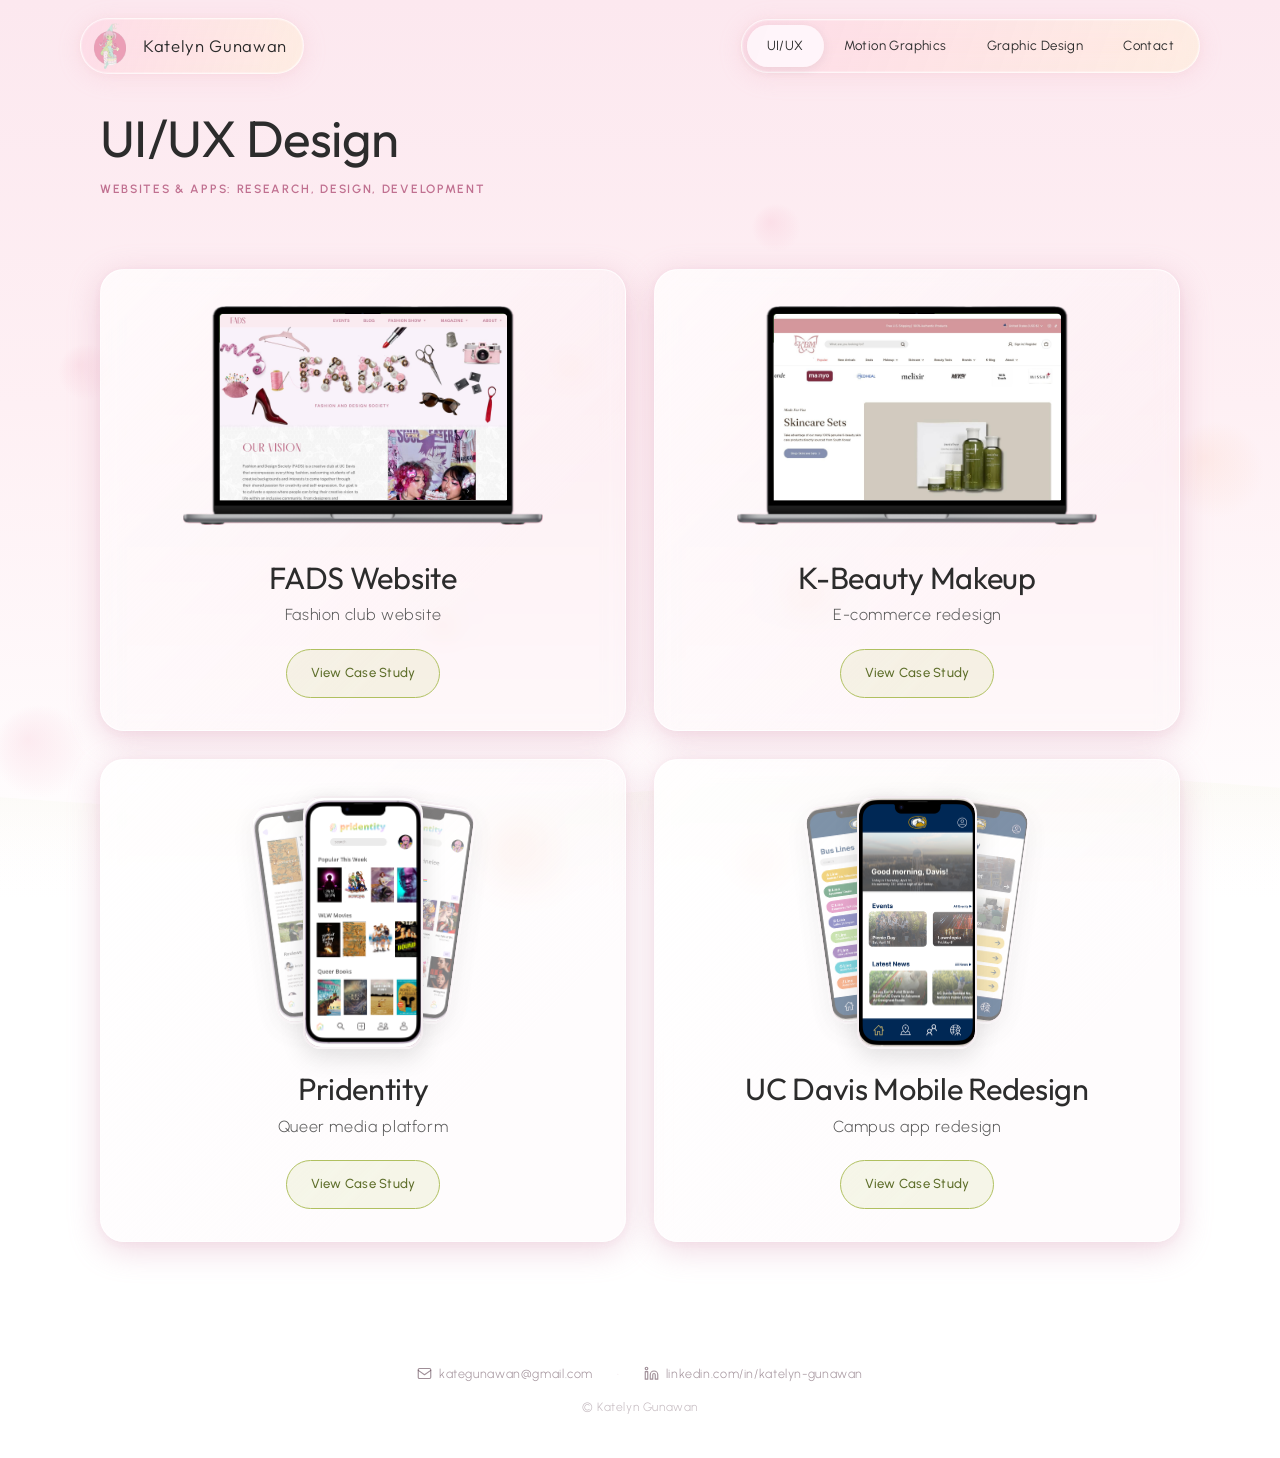
<file: uiux.html>
<!DOCTYPE html>
<html lang="en">
<head>
  <meta charset="UTF-8" />
  <meta name="viewport" content="width=device-width, initial-scale=1.0" />
  <title>UI/UX — Katelyn Gunawan</title>

  <link rel="preconnect" href="https://fonts.googleapis.com" />
  <link rel="preconnect" href="https://fonts.gstatic.com" crossorigin />
  <link
    href="https://fonts.googleapis.com/css2?family=Urbanist:wght@300;400;500;600;700&display=swap"
    rel="stylesheet"
  />

  <style>
    *,
    *::before,
    *::after {
      box-sizing: border-box;
      margin: 0;
      padding: 0;
    }

    :root {
      --text-dark: #2c2c2c;
      --text-mid: #555;
      --green-btn: #7a9e6e;
      --green-btn-hover: #6a8e5e;
    }

    html {
      scroll-behavior: smooth;
    }

    body {
      font-family: "Urbanist", sans-serif;
      font-weight: 300;
      color: var(--text-dark);
      min-height: 100vh;
      overflow-x: hidden;
      position: relative;
      letter-spacing: 0.04em;
      line-height: 1.9;
    }

    /* ─────────────────────────
       CANVAS BACKGROUND
    ───────────────────────── */

    #bg-canvas {
      position: fixed;
      inset: 0;
      width: 100%;
      height: 100%;
      z-index: -1;
      pointer-events: none;
    }

    /* ─────────────────────────
       NAV
    ───────────────────────── */

    nav {
      position: fixed;
      top: 0;
      left: 0;
      right: 0;
      z-index: 100;

      display: flex;
      justify-content: space-between;
      align-items: center;

      padding: 18px 80px;
    }

    .nav-logo {
      display: flex;
      align-items: center;
      gap: 10px;

      text-decoration: none;

      background:
        linear-gradient(
          110deg,
          rgba(252, 210, 225, 0.55) 0%,
          rgba(255, 243, 210, 0.45) 100%
        );

      backdrop-filter: blur(18px) saturate(1.4);
      -webkit-backdrop-filter: blur(18px) saturate(1.4);

      border: 1px solid rgba(255, 255, 255, 0.70);
      border-radius: 100px;

      padding: 4px 16px 4px 6px;

      box-shadow:
        0 4px 24px rgba(240, 160, 185, 0.18),
        0 1px 8px rgba(240, 180, 170, 0.12),
        0 0 0 1px rgba(255, 255, 255, 0.25) inset;
    }

    .nav-logo img {
      height: 46px !important;
      width: 46px !important;

      object-fit: contain;
      object-position: center;

      display: block;
      flex-shrink: 0;

      transition: transform 0.3s ease;
    }

    .nav-logo span {
      font-family: "Urbanist", sans-serif;
      font-size: 1.05rem;
      font-weight: 400;

      color: var(--text-dark);
      letter-spacing: 0.04em;

      transition: color 0.3s ease;
    }

    .nav-logo:hover img {
      transform: scale(1.15);
    }

    .nav-logo:hover span {
      color: #7a9e6e;
    }

    .nav-pills {
      display: flex;
      gap: 0;

      list-style: none;

      background:
        linear-gradient(
          110deg,
          rgba(252, 210, 225, 0.55) 0%,
          rgba(255, 243, 210, 0.45) 100%
        );

      backdrop-filter: blur(18px) saturate(1.4);
      -webkit-backdrop-filter: blur(18px) saturate(1.4);

      border: 1px solid rgba(255, 255, 255, 0.70);
      border-radius: 100px;

      padding: 5px;

      box-shadow:
        0 4px 24px rgba(240, 160, 185, 0.18),
        0 1px 8px rgba(240, 180, 170, 0.12),
        0 0 0 1px rgba(255, 255, 255, 0.25) inset;
    }

    .nav-pills li a {
      display: block;

      padding: 8px 20px;

      border-radius: 100px;

      font-size: 0.83rem;
      font-weight: 400;

      color: var(--text-dark);
      text-decoration: none;

      transition: color 0.2s;

      white-space: nowrap;
      letter-spacing: 0.03em;
    }

    .nav-pills li a.active,
    .nav-pills li a:hover {
      background: rgba(255, 248, 251, 0.9);
      box-shadow: 0 2px 12px rgba(0, 0, 0, 0.08);
    }

    /* ─────────────────────────
       HERO
    ───────────────────────── */

    .hero {
      padding: 110px 100px 40px;

      display: flex;
      align-items: flex-end;
    }

    .hero-title {
      font-family: "Urbanist", sans-serif;

      font-size: clamp(2.2rem, 4vw, 3.2rem);
      font-weight: 700;

      color: var(--text-dark);

      line-height: 1.1;
      letter-spacing: -0.01em;
    }

    /* ─────────────────────────
       PROJECTS
    ───────────────────────── */

    .projects {
      padding: 28px 100px 80px;

      display: flex;
      flex-direction: column;

      gap: 28px;
    }

    .project-card {
      background:
        linear-gradient(
          135deg,
          rgba(255, 255, 255, 0.72) 0%,
          rgba(252, 240, 245, 0.20) 70%
        );

      backdrop-filter: blur(10px);
      -webkit-backdrop-filter: blur(10px);

      border: 1px solid rgba(255, 255, 255, 0.75);
      border-radius: 24px;

      display: flex;
      align-items: center;

      gap: 40px;

      padding: 55px 78px;

      text-decoration: none;
      color: inherit;

      transition:
        transform 0.3s ease,
        box-shadow 0.3s ease,
        opacity 0.3s ease;

      box-shadow:
        0 8px 32px rgba(210, 140, 170, 0.33),
        0 2px 8px rgba(200, 120, 155, 0.08);
    }

    .project-card:hover {
      transform: translateY(-3px);

      box-shadow:
        0 16px 48px rgba(210, 140, 170, 0.22),
        0 4px 12px rgba(200, 120, 155, 0.12);
    }

    /* ─────────────────────────
       COMING SOON CARDS
    ───────────────────────── */

    .coming-soon-card {
      opacity: 0.88;
    }

    .coming-soon-card:hover {
      opacity: 1;
    }

    .fads-card, .kbeauty-card { opacity: 1; }

    /* ─────────────────────────
       CARD MEDIA
    ───────────────────────── */

    .card-media {
      flex: 0 0 280px;

      height: 260px;

      display: flex;
      align-items: center;
      justify-content: center;

      position: relative;
    }

    .cover-img-wrap {
      width: 100%;
      height: 100%;

      border-radius: 18px;

      overflow: hidden;

      transition: transform 0.6s ease;
    }

    .cover-img-wrap img {
      width: 100%;
      height: 100%;

      object-fit: contain;

      display: block;

      border-radius: 18px;
    }

    /* Coming Soon project images */

    .coming-soon-card .cover-img-wrap {
      overflow: hidden;
      border-radius: 18px;
    }

    .coming-soon-card .cover-img-wrap img {
      width: 100%;
      height: 100%;

      object-fit: cover;

      border-radius: 18px;

      display: block;

      transition:
        transform 0.7s ease,
        opacity 0.3s ease;
    }

    /* K-BEAUTY — shift crop to the RIGHT */

    .kbeauty-card .cover-img-wrap img {
      object-position: right center;
    }

    /* FADS — shift crop to the TOP */

    .fads-card .cover-img-wrap img {
      object-position: center top;
    }

    .coming-soon-card:hover .cover-img-wrap img {
      transform: scale(1.04);
    }

    .project-card:hover .phone-stack,
    .project-card:hover .cover-img-wrap {
      transform: scale(1.04);

      transition: transform 0.7s ease;
    }

    /* ─────────────────────────
       PHONE STACKS
    ───────────────────────── */

    .phone-stack {
      position: relative;

      width: 200px;
      height: 240px;
    }

    .phone-mockup {
      position: absolute;

      width: 120px;

      aspect-ratio: 9 / 19;

      border-radius: 18px;

      border: 2px solid rgba(255, 255, 255, 0.7);

      background:
        linear-gradient(
          170deg,
          #f0e0e8 0%,
          #d8c0cc 100%
        );

      box-shadow: 0 8px 24px rgba(0, 0, 0, 0.12);

      display: flex;
      align-items: center;
      justify-content: center;

      font-size: 0.55rem;

      color: rgba(120, 80, 100, 0.4);

      letter-spacing: 0.1em;
      text-transform: uppercase;

      overflow: hidden;
    }

    .phone-mockup img {
      width: 100%;
      height: 100%;

      object-fit: cover;

      border-radius: 16px;

      display: block;
    }

    .phone-mockup.main {
      left: 50%;

      transform: translateX(-50%);

      z-index: 3;
    }

    .phone-mockup.left {
      left: 0;
      top: 4px;

      z-index: 2;

      transform: rotate(-8deg);

      opacity: 0.5;

      width: 104px;
    }

    .phone-mockup.right {
      right: 0;
      top: 4px;

      z-index: 2;

      transform: rotate(8deg);

      opacity: 0.5;

      width: 104px;
    }

    /* ─────────────────────────
       CARD TEXT
    ───────────────────────── */

    .card-text {
      flex: 1;
    }

    .card-title {
      font-family: "Urbanist", sans-serif;

      font-size: clamp(2rem, 3.5vw, 3rem);
      font-weight: 700;

      color: var(--text-dark);

      line-height: 1.1;

      margin-bottom: 10px;
    }

    .card-subtitle {
      font-size: 1rem;

      color: var(--text-mid);

      margin-bottom: 28px;

      font-weight: 300;

      letter-spacing: 0.04em;

      line-height: 1.9;
    }

    /* ─────────────────────────
       BUTTON
    ───────────────────────── */

    .btn-case {
      display: inline-block;

      padding: 11px 24px;

      border-radius: 100px;

      border: 1.5px solid #b0c060;

      background: rgba(176, 192, 80, 0.12);

      color: #5e6e2a;

      font-size: 0.82rem;
      font-weight: 500;

      letter-spacing: 0.02em;

      text-decoration: none;

      transition:
        background 0.2s,
        color 0.2s,
        border-color 0.2s;

      cursor: pointer;
    }

    .btn-case:hover {
      background: #c8d98a;

      color: #4a5820;

      border-color: #c8d98a;
    }

    /* ─────────────────────────
       FOOTER
    ───────────────────────── */

    footer {
      text-align: center;

      padding: 40px;

      font-size: 0.78rem;

      color: rgba(80, 50, 65, 0.45);

      letter-spacing: 0.05em;
    }

    /* ─────────────────────────
       FADE IN
    ───────────────────────── */

    .fade-in {
      opacity: 0;

      transform: translateY(28px);

      transition:
        opacity 0.7s ease,
        transform 0.7s ease;
    }

    .fade-in.visible {
      opacity: 1;

      transform: translateY(0);
    }

    /* ─────────────────────────
       HAMBURGER
    ───────────────────────── */

    .hamburger {
      display: none;

      flex-direction: column;
      justify-content: center;

      gap: 5px;

      width: 38px;
      height: 38px;

      background:
        linear-gradient(
          110deg,
          rgba(252, 210, 225, 0.55) 0%,
          rgba(255, 243, 210, 0.45) 100%
        );

      backdrop-filter: blur(18px) saturate(1.4);
      -webkit-backdrop-filter: blur(18px) saturate(1.4);

      border: 1px solid rgba(255, 255, 255, 0.70);

      border-radius: 50%;

      padding: 9px;

      cursor: pointer;

      box-shadow:
        0 4px 24px rgba(240, 160, 185, 0.18),
        0 0 0 1px rgba(255, 255, 255, 0.25) inset;
    }

    .hamburger span {
      display: block;

      width: 100%;
      height: 1.5px;

      background: var(--text-dark);

      border-radius: 2px;

      transition:
        transform 0.3s ease,
        opacity 0.3s ease;
    }

    .hamburger.open span:nth-child(1) {
      transform: translateY(6.5px) rotate(45deg);
    }

    .hamburger.open span:nth-child(2) {
      opacity: 0;
    }

    .hamburger.open span:nth-child(3) {
      transform: translateY(-6.5px) rotate(-45deg);
    }

    /* ─────────────────────────
       MOBILE MENU
    ───────────────────────── */

    .mobile-menu {
      display: none;

      position: fixed;

      top: 70px;
      left: 16px;
      right: 16px;

      z-index: 99;

      background:
        linear-gradient(
          135deg,
          rgba(252, 210, 225, 0.45) 0%,
          rgba(255, 243, 210, 0.38) 100%
        );

      backdrop-filter: blur(24px) saturate(1.5);
      -webkit-backdrop-filter: blur(24px) saturate(1.5);

      border: 1px solid rgba(255, 255, 255, 0.70);

      border-radius: 20px;

      padding: 8px;

      box-shadow:
        0 8px 32px rgba(210, 140, 170, 0.18),
        0 2px 8px rgba(200, 120, 155, 0.10),
        0 0 0 1px rgba(255, 255, 255, 0.25) inset;

      flex-direction: column;

      gap: 3px;

      animation:
        menuIn 0.25s cubic-bezier(0.22, 1, 0.36, 1);
    }

    .mobile-menu.open {
      display: flex;
    }

    @keyframes menuIn {
      from {
        opacity: 0;

        transform:
          translateY(-10px)
          scale(0.97);
      }

      to {
        opacity: 1;

        transform:
          translateY(0)
          scale(1);
      }
    }

    .mobile-menu a {
      display: block;

      padding: 12px 18px;

      border-radius: 14px;

      font-size: 0.9rem;
      font-weight: 400;

      color: var(--text-dark);

      text-decoration: none;

      letter-spacing: 0.03em;

      transition: background 0.2s;
    }

    .mobile-menu a:hover,
    .mobile-menu a.active {
      background: rgba(255, 248, 251, 0.85);

      box-shadow:
        0 2px 10px rgba(0, 0, 0, 0.06);
    }

    /* ─────────────────────────
       TABLET
    ───────────────────────── */

    @media (max-width: 900px) {

      nav {
        padding: 14px 28px;
      }

      .nav-pills li a {
        padding: 7px 13px;

        font-size: 0.75rem;
      }

      .hero {
        padding: 90px 40px 28px;
      }

      .projects {
        padding: 20px 40px 60px;
      }

      .project-card {
        flex-direction: column;

        padding: 28px 32px;
      }

      .card-media {
        flex: none;

        height: 200px;

        margin-bottom: 16px;
      }

      .coming-soon-card .card-media {
        width: 100%;
      }

      .coming-soon-card .cover-img-wrap {
        width: 100%;
        height: 200px;
      }

      .coming-soon-card .cover-img-wrap img {
        width: 100%;
        height: 100%;

        object-fit: cover;
      }

      /* Keep crop positions on tablet */
      .kbeauty-card .cover-img-wrap img {
        object-position: right center;
      }

      .fads-card .cover-img-wrap img {
        object-position: center top;
      }
    }

    /* ─────────────────────────
       MOBILE
    ───────────────────────── */

    @media (max-width: 768px) {

      .hamburger {
        display: flex;
      }

      .nav-pills {
        display: none;
      }

      nav {
        padding: 16px 20px;
      }

      .hero {
        text-align: center;
      }

      .hero-title {
        font-size: clamp(
          2.2rem,
          4vw,
          3.2rem
        );

        text-align: center;
      }

      nav .nav-logo {
        padding: 5px !important;
      }

      nav .nav-logo img {
        height: 38px !important;
        width: 38px !important;
      }

      nav .nav-logo span {
        display: none !important;
      }

      /* Hero */

      .hero {
        padding: 100px 24px 48px !important;
      }

      .hero-title {
        font-size: clamp(
          2.2rem,
          4vw,
          3.2rem
        ) !important;

        text-align: center !important;
      }

      /* Project cards */

      .projects {
        padding: 16px 16px 60px;

        gap: 14px;
      }

      .project-card {
        flex-direction: column;

        padding: 18px 16px;

        gap: 0;

        align-items: center;
      }

      .card-media {
        flex: none;

        height: 140px;

        width: 100%;

        display: flex;

        align-items: center;
        justify-content: center;

        overflow: visible;

        padding-bottom: 16px;
        padding-top: 16px;
      }

      .card-text {
        text-align: center;

        width: 100%;

        padding-top: 8px;
      }

      .card-title {
        font-size: clamp(
          1.2rem,
          5vw,
          1.6rem
        );
      }

      .card-subtitle {
        font-size: 0.85rem;

        margin-bottom: 14px;
      }

      .btn-case {
        display: block;

        width: fit-content;

        margin: 0 auto;
      }

      /* Phone stacks */

      .phone-stack {
        position: relative;

        width: 200px;
        height: 160px;

        margin: 0 auto;
      }

      .phone-mockup {
        aspect-ratio: unset;

        overflow: visible;

        border: none;

        background: none;

        box-shadow: none;
      }

      .phone-mockup img {
        border-radius: 0;

        position: static;

        width: auto;

        height: 100%;
      }

      .phone-mockup.main {
        left: 50%;

        transform: translateX(-50%);

        width: 80px !important;

        height: 160px;
      }

      .phone-mockup.left {
        left: -4px;
        top: 4px;

        width: 68px !important;

        height: 136px;

        transform: rotate(-8deg);

        opacity: 0.55;
      }

      .phone-mockup.right {
        right: -4px;
        top: 4px;

        width: 68px !important;

        height: 136px;

        transform: rotate(8deg);

        opacity: 0.55;
      }

      /* Matuto cover */

      .cover-img-wrap {
        width: 200px;

        height: 130px;

        display: flex;

        align-items: center;
        justify-content: center;
      }

      .cover-img-wrap img {
        max-height: 130px;

        width: auto;

        object-fit: contain;

        margin: 0 auto;

        display: block;
      }

      /*
        Coming Soon images on mobile
      */

      .coming-soon-card .card-media {
        height: 150px;

        width: 100%;

        padding-top: 10px;
        padding-bottom: 10px;

        overflow: hidden;
      }

      .coming-soon-card .cover-img-wrap {
        width: 100%;

        height: 130px;

        border-radius: 14px;

        overflow: hidden;
      }

      .coming-soon-card .cover-img-wrap img {
        width: 100%;
        height: 100%;

        object-fit: cover;

        border-radius: 14px;
      }

      /* Keep desired crop positions on mobile */

      .kbeauty-card .cover-img-wrap img {
        object-position: right center;
      }

      .fads-card .cover-img-wrap img {
        object-position: center top;
      }
    }

    /* ─────────────────────────
       SMALL PHONES
    ───────────────────────── */

    @media (max-width: 480px) {

      nav .nav-logo span {
        display: none !important;
      }

      nav .nav-logo img {
        height: 38px !important;
        width: 38px !important;
      }

      .coming-soon-card .card-media {
        height: 135px;
      }

      .coming-soon-card .cover-img-wrap {
        height: 115px;
      }

      .kbeauty-card .cover-img-wrap img {
        object-position: right center;
      }

      .fads-card .cover-img-wrap img {
        object-position: center top;
      }
    }
  </style>
  <link href="https://fonts.googleapis.com/css2?family=Outfit:wght@300;400;500&display=swap" rel="stylesheet" />
  <style>
    /* ── SITE HEADINGS: Outfit (matches home) ── */
    h1, h2, h3, .hero-title, .card-title, .walk-title, .goal-title, .clip-title, .kc-title, .zine-heading, .overlay-title {
      font-family: 'Outfit', sans-serif !important; font-weight: 400 !important; letter-spacing: -0.01em;
    }
    .hero-eyebrow, .nav-logo span { font-family: 'Outfit', sans-serif !important; font-weight: 300 !important; }
  </style>
  <style>
    /* ── SCROLLING HOMEPAGE THUMBNAILS in laptop mockup (FADS + K-Beauty) ── */
    .cover-img-wrap:has(.laptop-mock) { overflow: visible !important; border-radius: 0 !important; }
    .laptop-mock { position: relative; width: 100%; }
    .cover-img-wrap:has(.laptop-mock) { height: auto !important; width: 100% !important; margin: auto 0; align-self: center; }
    @media (max-width: 800px) { .card-media:has(.laptop-mock) { height: auto; } .laptop-mock { max-width: 360px; margin: 0 auto; } }
    .coming-soon-card .cover-img-wrap img.laptop-frame { width: 100%; height: auto; display: block; border-radius: 0; object-fit: initial; }
    .laptop-screen { position: absolute; left: 10.14%; top: 3.59%; width: 79.73%; height: 85.14%;
      overflow: hidden; container-type: size; background: #fff; border-radius: 4px 4px 0 0; }
    .coming-soon-card .cover-img-wrap .laptop-screen img.scroll-thumb { width: 100%; height: auto; display: block; border-radius: 0; object-fit: initial;
      animation: thumbPan 30s ease-in-out infinite alternate; }
    .coming-soon-card:hover .cover-img-wrap img { transform: none; }
    .project-card:hover .laptop-screen img.scroll-thumb { animation-play-state: paused; }
    @keyframes thumbPan { 0%, 8% { transform: translateY(0); } 92%, 100% { transform: translateY(calc(-100% + 100cqh)); } }
    @media (prefers-reduced-motion: reduce) { img.scroll-thumb { animation: none !important; } }
  </style>
  <style>
    /* ── SQUARE CARD GRID: 2 per row ── */
    @media (min-width: 801px) {
      .projects { display: grid !important; grid-template-columns: minmax(0,1fr) minmax(0,1fr); gap: 28px; }
      .project-card { min-width: 0; }
      .projects > .project-card:last-child:nth-child(odd) { grid-column: 1 / -1; width: calc(50% - 14px); margin: 0 auto; }
      .project-card { flex-direction: column !important; align-items: stretch !important; gap: 22px !important;
        padding: 36px 36px 32px !important; justify-content: flex-start; }
      .project-card .card-media { flex: 1 1 auto !important; width: 100%; height: auto !important; min-height: 0;
        display: flex; align-items: center; justify-content: center; }
      .project-card .laptop-mock, .project-card .cover-img-wrap:not(:has(.laptop-mock)) { width: 100%; max-width: 360px; margin: 0 auto; height: auto !important; }
      .project-card .card-text { flex: none; padding-left: 0 !important; text-align: center; margin-top: 14px; }
      .project-card .card-title { font-size: clamp(1.6rem, 2.4vw, 2.1rem) !important; margin-bottom: 6px; }
      .project-card .card-subtitle { margin-bottom: 18px; }
    }
  </style>
  <style>
    /* ── HOME CARD EFFECTS (copied from index.html) ── */
    .project-card:hover .btn-case { background: #c8d98a; color: #4a5820; border-color: #c8d98a; }
    /* ── CARD REVEAL: slide in + scan-line shimmer ── */
    .project-card { position: relative; }
    .project-card.fade-in { transform: translateX(-48px); }
    .project-card.fade-in:nth-child(even) { transform: translateX(48px); }
    .project-card.fade-in.visible { transform: translateX(0); }
    .project-card.fade-in:last-child:nth-child(odd) { transform: translateY(28px); }
    .project-card.fade-in.visible:last-child:nth-child(odd) { transform: none; }
    .project-card.fade-in.visible:hover { transform: translateY(-3px); }

    .project-card::after {
      content: "";
      position: absolute;
      inset: 0;
      border-radius: inherit;
      pointer-events: none;
      opacity: 0;
      z-index: 2;
      background:
        repeating-linear-gradient(0deg, rgba(255,255,255,0.12) 0 1px, transparent 1px 4px),
        linear-gradient(180deg, transparent 40%, rgba(255,255,255,0.22) 47%, rgba(255,255,255,0.45) 50%, rgba(255,255,255,0.22) 53%, transparent 60%);
      background-size: 100% 100%, 100% 300%;
      background-position: 0 0, 0 100%;
    }
    /* scrolling down: light bar sweeps top → bottom; scrolling up: bottom → top */
    .project-card.scan-down::after { animation: card-scan-down 1.4s ease-out forwards; }
    .project-card.scan-up::after   { animation: card-scan-up 1.4s ease-out forwards; }
    .project-card:nth-child(even).scan-down::after,
    .project-card:nth-child(even).scan-up::after { animation-delay: 0.08s; }
    

    @keyframes card-scan-down {
      0%   { opacity: 0; background-position: 0 0, 0 100%; }
      12%  { opacity: 1; }
      55%  { opacity: 1; }
      100% { opacity: 0; background-position: 0 0, 0 0%; }
    }
    @keyframes card-scan-up {
      0%   { opacity: 0; background-position: 0 0, 0 0%; }
      12%  { opacity: 1; }
      55%  { opacity: 1; }
      100% { opacity: 0; background-position: 0 0, 0 100%; }
    }

    /* ── BORDER GLEAM on hover: soft white light runs along the edge ── */
    .project-card::before {
      content: "";
      position: absolute;
      inset: 0;
      border-radius: inherit;
      padding: 3.5px;
      pointer-events: none;
      background: conic-gradient(from var(--gleam-angle),
        transparent 0deg,
        rgba(255,255,255,0) 220deg,
        rgba(244,170,205,0.95) 285deg,
        #ffffff 325deg,
        rgba(244,170,205,0.95) 348deg,
        transparent 360deg);
      -webkit-mask: linear-gradient(#000 0 0) content-box, linear-gradient(#000 0 0);
      -webkit-mask-composite: xor;
              mask: linear-gradient(#000 0 0) content-box exclude, linear-gradient(#000 0 0);
      filter: drop-shadow(0 0 4px #fff) drop-shadow(0 0 10px rgba(236,140,185,0.85)) drop-shadow(0 0 22px rgba(236,140,185,0.55));
      opacity: 0;
      transition: opacity 0.3s ease;
    }
    @property --gleam-angle {
      syntax: '<angle>';
      inherits: false;
      initial-value: 0deg;
    }
    .project-card:hover { box-shadow: 0 18px 50px rgba(220,130,170,0.35), 0 0 0 1px rgba(255,255,255,0.9) !important; }
    .project-card:hover::before {
      opacity: 1;
      animation: border-gleam 2.2s linear infinite;
    }
    @keyframes border-gleam {
      to { --gleam-angle: 360deg; }
    }

    @media (prefers-reduced-motion: reduce) {
      .project-card::before { display: none; }
      .project-card.fade-in,
      .project-card.fade-in:nth-child(even) { transform: none; }
      .project-card::after { display: none; }
    }
  </style>
  </style>
  <link rel="stylesheet" href="gleam.css" />
  <style>
    .page-sub { margin-top: 12px; font-size: 0.75rem; font-weight: 600; letter-spacing: 0.14em; text-transform: uppercase; color: var(--accent, #c07090); }
  </style>
</head>

<body>

  <canvas id="bg-canvas"></canvas>

  <!-- NAV -->

  <nav>

    <a class="nav-logo" href="index.html">

      <img
        src="logo.png"
        alt="Katelyn Gunawan logo"
      />

      <span>Katelyn Gunawan</span>

    </a>

    <ul class="nav-pills" id="navPills">

      <li>
        <a
          href="uiux.html"
          class="active"
        >
          UI/UX
        </a>
      </li>

      <li>
        <a href="motiongraphics.html">
          Motion Graphics
        </a>
      </li>

      <li>
        <a href="graphicdesigns.html">
          Graphic Design
        </a>
      </li>

      <li>
        <a href="contact.html">
          Contact
        </a>
      </li>

    </ul>

    <button
      class="hamburger"
      id="hamburger"
      aria-label="Menu"
    >
      <span></span>
      <span></span>
      <span></span>
    </button>

  </nav>


  <!-- MOBILE MENU -->

  <div
    class="mobile-menu"
    id="mobileMenu"
  >

    <a
      href="uiux.html"
      class="active"
    >
      UI/UX
    </a>

    <a href="motiongraphics.html">
      Motion Graphics
    </a>

    <a href="graphicdesigns.html">
      Graphic Design
    </a>

    <a href="contact.html">
      Contact
    </a>

  </div>


  <!-- HERO -->

  <section class="hero">

    <div>
      <h1 class="hero-title">UI/UX Design</h1>
      <p class="page-sub">Websites &amp; apps: research, design, development</p>
    </div>

  </section>


  <!-- PROJECTS -->

  <div class="projects">

    <!-- FADS WEBSITE -->

    <a
      href="fads.html"
      class="project-card coming-soon-card fads-card"
    >

      <div class="card-media">

        <div class="cover-img-wrap">

          <div class="laptop-mock">
            <img class="laptop-frame" src="matuto/matutocover.png" alt="" aria-hidden="true" />
            <div class="laptop-screen"><img class="scroll-thumb" src="hero/fads-scroll-nofooter.jpg" alt="Fashion and Design Society website project" /></div>
          </div>

        </div>

      </div>

      <div class="card-text">

        <h2 class="card-title">
          FADS Website
        </h2>

        <p class="card-subtitle">
          Fashion club website
        </p>

        <span class="btn-case">
          View Case Study
        </span>

      </div>

    </a>


    <!-- K-BEAUTY MAKEUP -->

    <a
      href="kbeautymakeup.html"
      class="project-card coming-soon-card kbeauty-card"
    >

      <div class="card-media">

        <div class="cover-img-wrap">

          <div class="laptop-mock">
            <img class="laptop-frame" src="matuto/matutocover.png" alt="" aria-hidden="true" />
            <div class="laptop-screen"><img class="scroll-thumb" src="hero/kb-scroll-nofooter.jpg" alt="K-Beauty Makeup website project" /></div>
          </div>

        </div>

      </div>

      <div class="card-text">

        <h2 class="card-title">
          K-Beauty Makeup
        </h2>

        <p class="card-subtitle">
          E-commerce redesign
        </p>

        <span class="btn-case">
          View Case Study
        </span>

      </div>

    </a>



    <!-- PRIDENTITY -->

    <a
      href="pridentity.html"
      class="project-card"
    >

      <div class="card-media">

        <div class="phone-stack">

          <div class="phone-mockup left">

            <img
              src="pridentity/hifi3.png"
              alt=""
            />

          </div>

          <div class="phone-mockup main">

            <img
              src="pridentity/hifi2.png"
              alt=""
            />

          </div>

          <div class="phone-mockup right">

            <img
              src="pridentity/hifi7.png"
              alt=""
            />

          </div>

        </div>

      </div>

      <div class="card-text">

        <h2 class="card-title">
          Pridentity
        </h2>

        <p class="card-subtitle">
          Queer media platform
        </p>

        <span class="btn-case">
          View Case Study
        </span>

      </div>

    </a>


    <!-- UC DAVIS MOBILE REDESIGN -->

    <a
      href="ucdavismobileredesign.html"
      class="project-card"
    >

      <div class="card-media">

        <div class="phone-stack">

          <div class="phone-mockup left">

            <img
              src="ucdavisapp/hifi3.png"
              alt=""
            />

          </div>

          <div class="phone-mockup main">

            <img
              src="ucdavisapp/hifi1.png"
              alt=""
            />

          </div>

          <div class="phone-mockup right">

            <img
              src="ucdavisapp/hifi5.png"
              alt=""
            />

          </div>

        </div>

      </div>

      <div class="card-text">

        <h2 class="card-title">
          UC Davis Mobile Redesign
        </h2>

        <p class="card-subtitle">
          Campus app redesign
        </p>

        <span class="btn-case">
          View Case Study
        </span>

      </div>

    </a>






  </div>


  <!-- FOOTER -->

  <footer>

    <div
      style="
        display:flex;
        align-items:center;
        justify-content:center;
        gap:24px;
        margin-bottom:10px;
        padding:0 40px;
        flex-wrap:wrap;
      "
    >

      <!-- EMAIL -->

      <a
        href="mailto:kategunawan@gmail.com"
        style="
          display:inline-flex;
          align-items:center;
          gap:7px;
          text-decoration:none;
          color:rgba(80,50,65,0.55);
          font-size:0.78rem;
          letter-spacing:0.05em;
          transition:color 0.2s;
          white-space:nowrap;
        "
        onmouseover="this.style.color='#c47a8a'"
        onmouseout="this.style.color='rgba(80,50,65,0.55)'"
      >

        <svg
          width="15"
          height="15"
          viewBox="0 0 24 24"
          fill="none"
          stroke="currentColor"
          stroke-width="1.8"
          stroke-linecap="round"
          stroke-linejoin="round"
        >

          <rect
            x="2"
            y="4"
            width="20"
            height="16"
            rx="2"
          />

          <path d="M2 7l10 7 10-7"/>

        </svg>

        <span>
          kategunawan@gmail.com
        </span>

      </a>


      <span
        style="color:rgba(200,160,175,0.4);"
      >
        ·
      </span>


      <!-- LINKEDIN -->

      <a
        href="https://www.linkedin.com/in/katelyn-gunawan-74b05734a"
        target="_blank"
        style="
          display:inline-flex;
          align-items:center;
          gap:7px;
          text-decoration:none;
          color:rgba(80,50,65,0.55);
          font-size:0.78rem;
          letter-spacing:0.05em;
          transition:color 0.2s;
          white-space:nowrap;
        "
        onmouseover="this.style.color='#c47a8a'"
        onmouseout="this.style.color='rgba(80,50,65,0.55)'"
      >

        <svg
          width="15"
          height="15"
          viewBox="0 0 24 24"
          fill="none"
          stroke="currentColor"
          stroke-width="1.8"
          stroke-linecap="round"
          stroke-linejoin="round"
        >

          <path
            d="
              M16 8
              a6 6 0 0 1 6 6
              v7
              h-4
              v-7
              a2 2 0 0 0-2-2
              2 2 0 0 0-2 2
              v7
              h-4
              v-7
              a6 6 0 0 1 6-6z
            "
          />

          <rect
            x="2"
            y="9"
            width="4"
            height="12"
          />

          <circle
            cx="4"
            cy="4"
            r="2"
          />

        </svg>

        <span>
          linkedin.com/in/katelyn-gunawan
        </span>

      </a>

    </div>


    <p
      style="
        font-size:0.75rem;
        color:rgba(80,50,65,0.35);
        letter-spacing:0.05em;
      "
    >
      © Katelyn Gunawan
    </p>

  </footer>


  <!-- JAVASCRIPT -->

  <script>

    /* BACKGROUND CANVAS */

    const canvas =
      document.getElementById("bg-canvas");

    const ctx =
      canvas.getContext("2d");

    let W;
    let H;

    let scrollY = 0;

    let mouse = {
      x: -999,
      y: -999
    };


    function resize() {

      W =
        canvas.width =
        window.innerWidth;

      H =
        canvas.height =
        window.innerHeight;

    }

    resize();

    window.addEventListener(
      "resize",
      resize
    );


    window.addEventListener(
      "scroll",
      () => {

        scrollY =
          window.scrollY;

      }
    );


    window.addEventListener(
      "mousemove",
      (e) => {

        mouse.x =
          e.clientX;

        mouse.y =
          e.clientY;

      }
    );


    window.addEventListener(
      "mouseleave",
      () => {

        mouse.x = -999;
        mouse.y = -999;

      }
    );


    /* BUBBLES */

    const bubbles = [];

    const BUBBLE_COUNT = 38;


    function bubbleColor(normY) {

      if (normY < 0.45) {

        const cols = [

          [250, 210, 220],
          [252, 220, 210],
          [248, 205, 218],
          [252, 225, 215]

        ];

        return cols[
          Math.floor(
            Math.random() *
            cols.length
          )
        ];

      } else {

        const cols = [

          [220, 235, 180],
          [228, 235, 175],
          [235, 230, 185],
          [225, 232, 178],
          [232, 235, 182]

        ];

        return cols[
          Math.floor(
            Math.random() *
            cols.length
          )
        ];

      }

    }


    for (
      let i = 0;
      i < BUBBLE_COUNT;
      i++
    ) {

      const normY =
        Math.random();

      const [r, g, b] =
        bubbleColor(normY);


      bubbles.push({

        x:
          Math.random() *
          1.2 -
          0.1,

        y:
          normY,

        pageH:
          2.8,

        r0:
          14 +
          Math.random() *
          38,

        drift:
          (Math.random() - 0.5) *
          0.00018,

        floatSpeed:
          0.00008 +
          Math.random() *
          0.00012,

        floatAmp:
          6 +
          Math.random() *
          14,

        floatOffset:
          Math.random() *
          Math.PI *
          2,

        alpha:
          0.62 +
          Math.random() *
          0.20,

        r,
        g,
        b,

        vx: 0,
        vy: 0

      });

    }


    /* WAVE */

    const wave = {

      amp: 18,

      freq: 0.0045,

      speed: 0.012,

      phase: 0,

      yBase: 0.88

    };


    let t = 0;


    /* DRAW */

    function draw() {

      t += 1;

      ctx.clearRect(
        0,
        0,
        W,
        H
      );


      const grad =
        ctx.createLinearGradient(
          0,
          0,
          0,
          H
        );

      grad.addColorStop(
        0,
        "#fce8ef"
      );

      grad.addColorStop(
        0.45,
        "#fef0f4"
      );

      grad.addColorStop(
        1,
        "#ffffff"
      );


      ctx.fillStyle =
        grad;

      ctx.fillRect(
        0,
        0,
        W,
        H
      );


      bubbles.forEach((b) => {

        const screenX =
          b.x * W;


        const pagePixelY =
          b.y *
          b.pageH *
          H;


        const screenY =
          pagePixelY -
          scrollY +
          Math.sin(
            t *
            b.floatSpeed *
            60 +
            b.floatOffset
          ) *
          b.floatAmp;


        if (
          screenY < -80 ||
          screenY > H + 80
        ) {
          return;
        }


        b.x += b.drift;


        if (b.x < -0.1) {
          b.x = 1.1;
        }

        if (b.x > 1.1) {
          b.x = -0.1;
        }


        const ddx =
          screenX -
          mouse.x;

        const ddy =
          screenY -
          mouse.y;

        const md =
          Math.sqrt(
            ddx * ddx +
            ddy * ddy
          );


        if (
          md < 140 &&
          md > 0
        ) {

          const force =
            (140 - md) /
            140 *
            0.5;


          b.vx +=
            (ddx / md) *
            force;


          b.vy +=
            (ddy / md) *
            force;

        }


        b.vx *= 0.94;
        b.vy *= 0.94;


        const drawX =
          screenX +
          b.vx * 8;

        const drawY =
          screenY +
          b.vy * 8;


        const bubbleGradient =
          ctx.createRadialGradient(
            drawX -
              b.r0 * 0.25,
            drawY -
              b.r0 * 0.25,
            0,

            drawX,
            drawY,
            b.r0
          );


        bubbleGradient.addColorStop(
          0,
          `rgba(
            ${b.r},
            ${b.g},
            ${b.b},
            ${b.alpha * 0.55}
          )`
        );


        bubbleGradient.addColorStop(
          0.7,
          `rgba(
            ${b.r},
            ${b.g},
            ${b.b},
            ${b.alpha * 0.20}
          )`
        );


        bubbleGradient.addColorStop(
          1,
          `rgba(
            ${b.r},
            ${b.g},
            ${b.b},
            0
          )`
        );


        ctx.fillStyle =
          bubbleGradient;


        ctx.beginPath();

        ctx.arc(
          drawX,
          drawY,
          b.r0,
          0,
          Math.PI * 2
        );

        ctx.fill();

      });


      wave.phase +=
        wave.speed;


      ctx.beginPath();


      for (
        let x = 0;
        x <= W;
        x += 4
      ) {

        const y =
          wave.yBase * H +
          Math.sin(
            x *
            wave.freq +
            wave.phase
          ) *
          wave.amp;


        if (x === 0) {

          ctx.moveTo(
            x,
            y
          );

        } else {

          ctx.lineTo(
            x,
            y
          );

        }

      }


      ctx.lineTo(
        W,
        H
      );

      ctx.lineTo(
        0,
        H
      );

      ctx.closePath();


      const waveGradient =
        ctx.createLinearGradient(
          0,
          wave.yBase * H,
          0,
          H
        );


      waveGradient.addColorStop(
        0,
        "rgba(220,235,180,0.08)"
      );

      waveGradient.addColorStop(
        1,
        "rgba(255,255,255,0)"
      );


      ctx.fillStyle =
        waveGradient;

      ctx.fill();


      requestAnimationFrame(
        draw
      );

    }


    draw();


    /* HAMBURGER MENU */

    const hamburger =
      document.getElementById(
        "hamburger"
      );

    const mobileMenu =
      document.getElementById(
        "mobileMenu"
      );


    hamburger.addEventListener(
      "click",
      () => {

        hamburger.classList.toggle(
          "open"
        );

        mobileMenu.classList.toggle(
          "open"
        );

      }
    );


    const mobileLinks =
      mobileMenu.querySelectorAll(
        "a"
      );


    mobileLinks.forEach(
      (link) => {

        link.addEventListener(
          "click",
          () => {

            hamburger.classList.remove(
              "open"
            );

            mobileMenu.classList.remove(
              "open"
            );

          }
        );

      }
    );


    /* FADE-IN ON SCROLL */

    const fadeElements =
      document.querySelectorAll(
        ".project-card"
      );


    const observer =
      new IntersectionObserver(
        (entries) => {

          entries.forEach(
            (entry) => {

              if (
                entry.isIntersecting
              ) {

                entry.target.classList.add(
                  "visible"
                );

              }

            }
          );

        },
        {
          threshold: 0.08
        }
      );


    fadeElements.forEach(
      (element) => {

        element.classList.add(
          "fade-in"
        );

        observer.observe(
          element
        );

      }
    );

  </script>

<script>
    let lastY = window.scrollY, scrollDir = 'down';
    window.addEventListener('scroll', () => {
      const y = window.scrollY;
      if (y !== lastY) scrollDir = y > lastY ? 'down' : 'up';
      lastY = y;
    }, { passive: true });

    const scanObserver = new IntersectionObserver(entries => {
      entries.forEach(e => {
        if (!e.isIntersecting) return;
        const card = e.target;
        card.classList.remove('scan-down', 'scan-up');
        void card.offsetWidth; /* restart the animation */
        card.classList.add('scan-' + scrollDir);
      });
    }, { threshold: 0.35 });
    document.querySelectorAll('.project-card').forEach(c => {
      c.addEventListener('animationend', ev => {
        if (ev.animationName.startsWith('card-scan')) c.classList.remove('scan-down', 'scan-up');
      });
      scanObserver.observe(c);
    });
</script>
<script src="gleam.js"></script>
</body>
</html>
</file>
<file: gleam.css>
/* ── SHARED BORDER GLEAM: cards + name pill, site-wide ──
   Desktop: runs on hover. Touch screens: runs while a card sits in the middle of the screen. */
@property --gleam-angle { syntax: '<angle>'; inherits: false; initial-value: 0deg; }

.project-card, .video-card, .section-card, .nav-logo, .nav-pills { position: relative; }

.project-card::before, .video-card::before, .section-card::before, .nav-logo::before, .nav-pills::before {
  content: ""; position: absolute; inset: 0; border-radius: inherit; padding: 3.5px;
  pointer-events: none; z-index: 3;
  background: conic-gradient(from var(--gleam-angle),
    transparent 0deg, rgba(255,255,255,0) 220deg, rgba(244,170,205,0.95) 285deg,
    #ffffff 325deg, rgba(244,170,205,0.95) 348deg, transparent 360deg);
  -webkit-mask: linear-gradient(#000 0 0) content-box, linear-gradient(#000 0 0);
  -webkit-mask-composite: xor;
          mask: linear-gradient(#000 0 0) content-box exclude, linear-gradient(#000 0 0);
  filter: drop-shadow(0 0 4px #fff) drop-shadow(0 0 10px rgba(236,140,185,0.85)) drop-shadow(0 0 22px rgba(236,140,185,0.55));
  opacity: 0; transition: opacity 0.3s ease;
}
.nav-logo::before, .nav-pills::before { padding: 2.5px; }

.project-card:hover, .video-card:hover, .section-card:hover,
.project-card.gleam-on, .video-card.gleam-on, .section-card.gleam-on {
  box-shadow: 0 18px 50px rgba(220,130,170,0.35), 0 0 0 1px rgba(255,255,255,0.9) !important;
}
.nav-logo:hover, .nav-logo.gleam-on, .nav-pills:hover { box-shadow: 0 6px 22px rgba(220,130,170,0.35) !important; }

.project-card:hover::before, .video-card:hover::before, .section-card:hover::before, .nav-logo:hover::before, .nav-pills:hover::before,
.gleam-on::before {
  opacity: 1; animation: border-gleam 2.2s linear infinite;
}
@keyframes border-gleam { to { --gleam-angle: 360deg; } }

@media (prefers-reduced-motion: reduce) {
  .project-card::before, .video-card::before, .section-card::before, .nav-logo::before, .nav-pills::before { display: none; }
}
</file>
